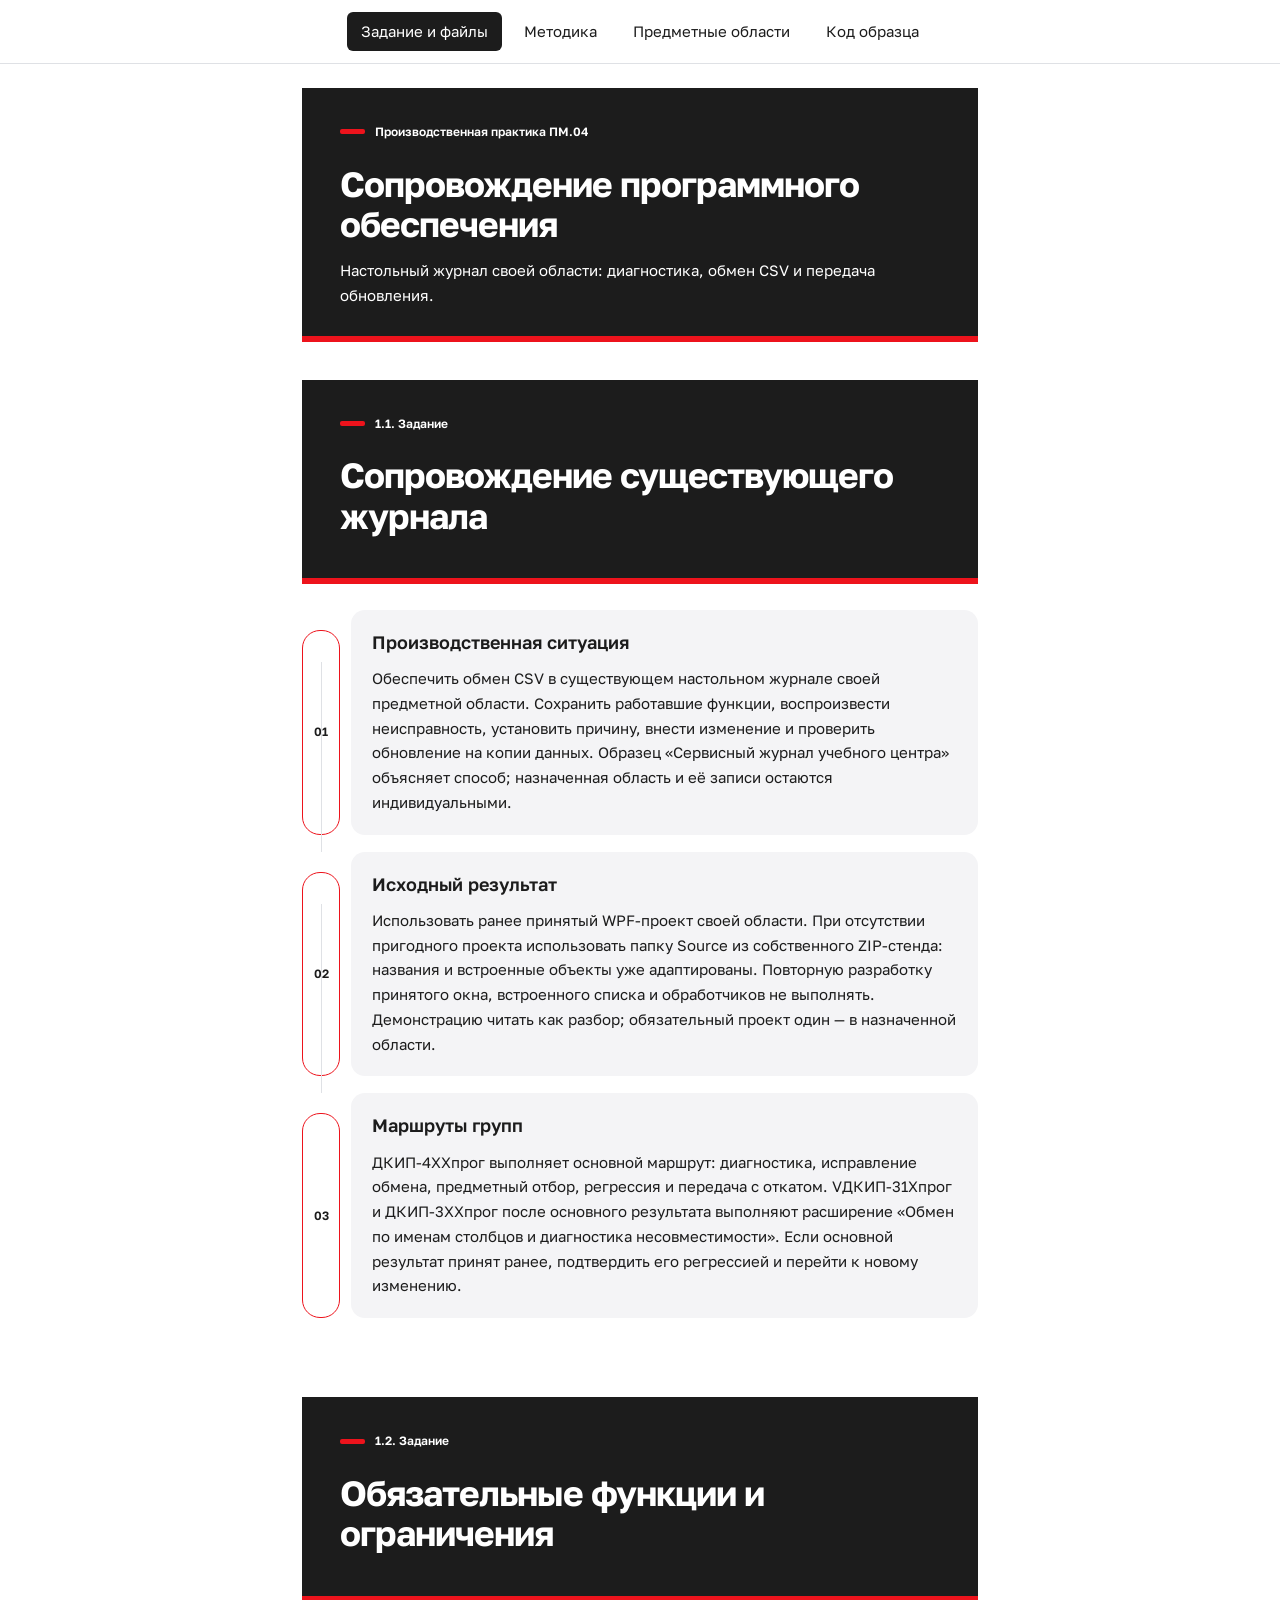
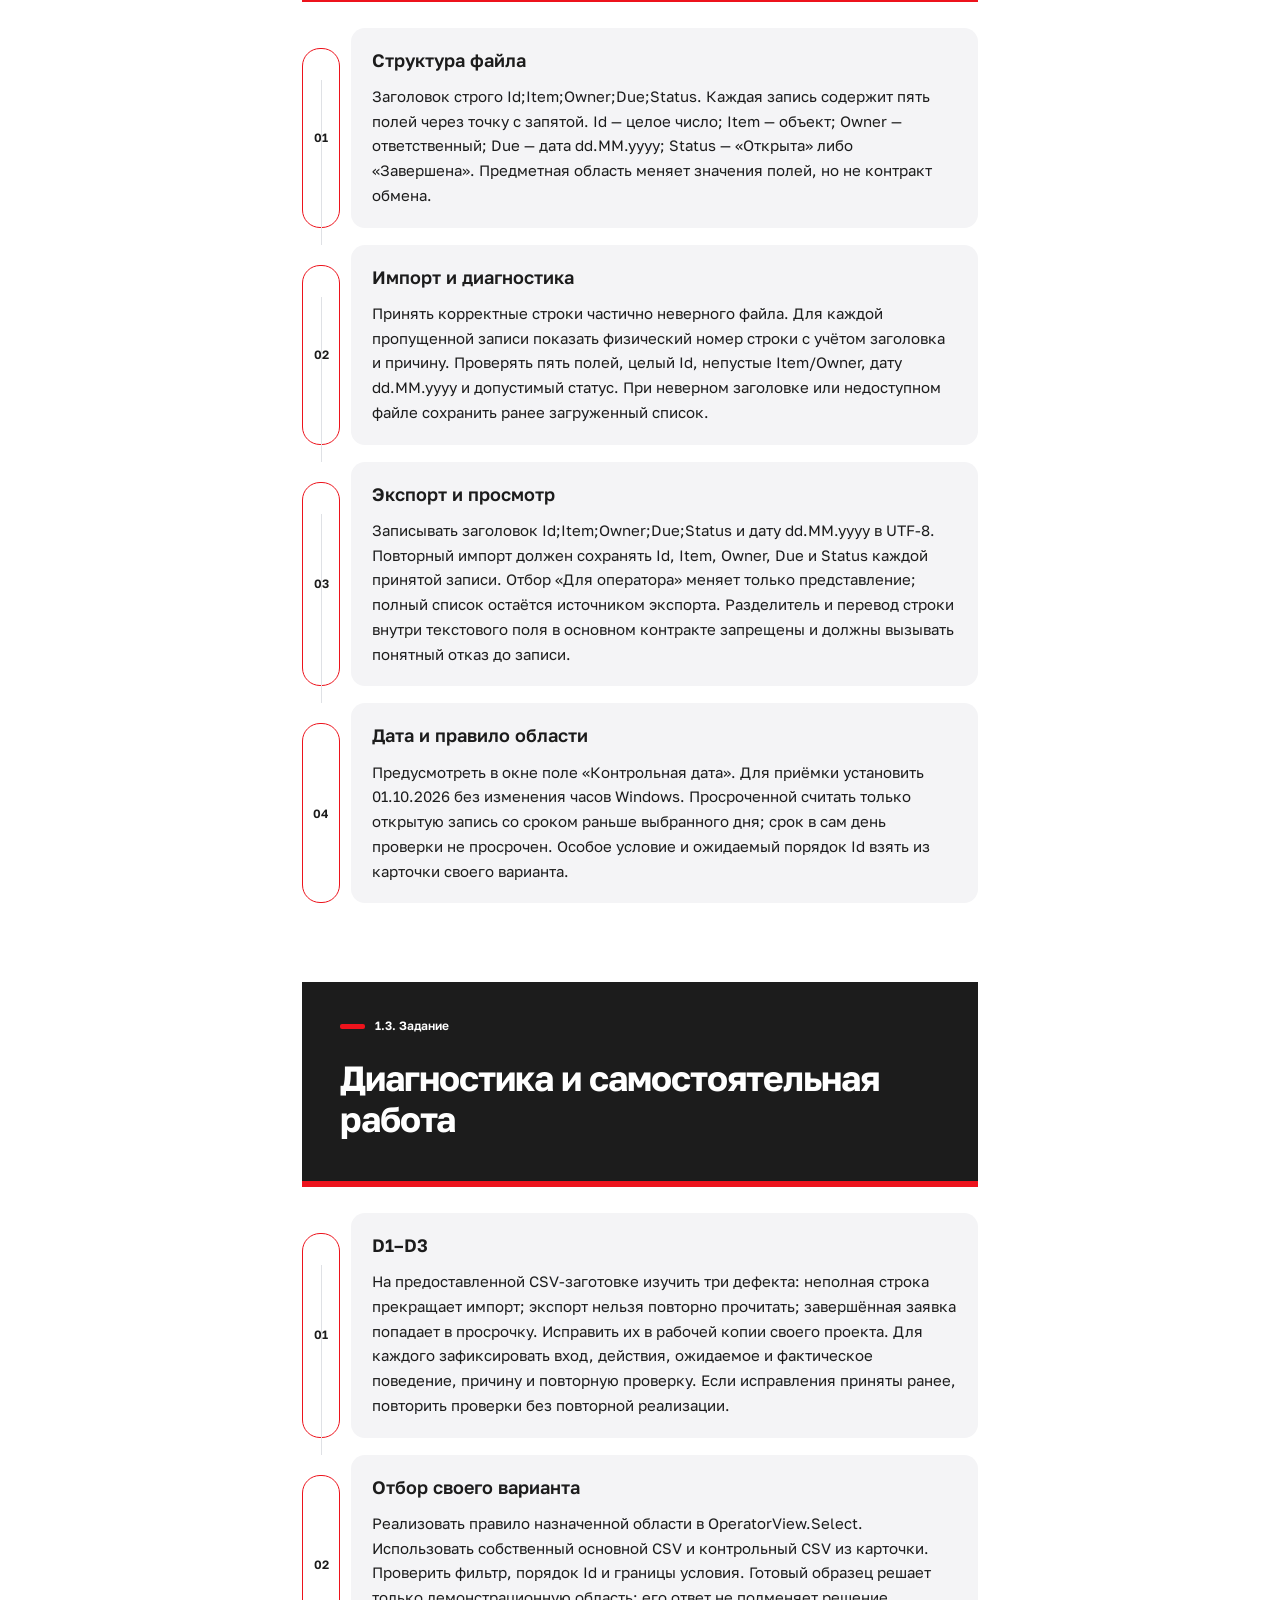
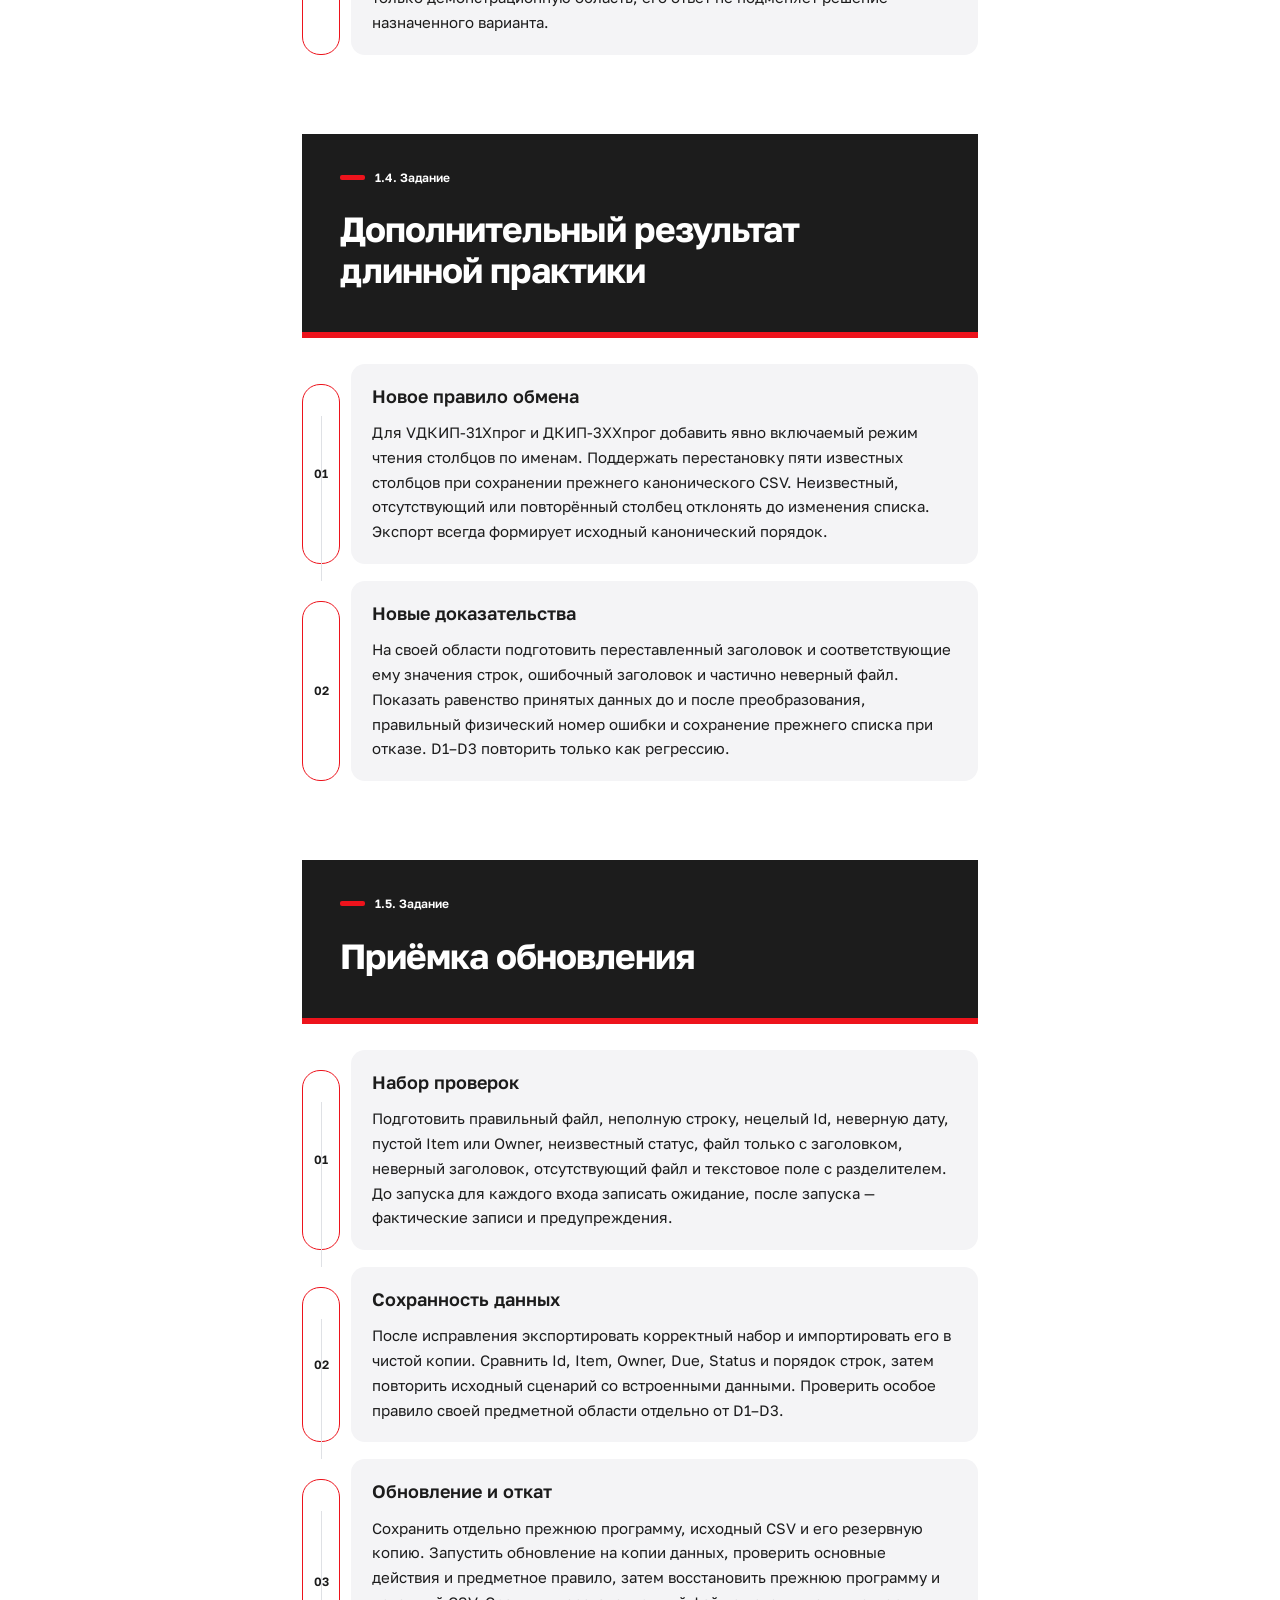
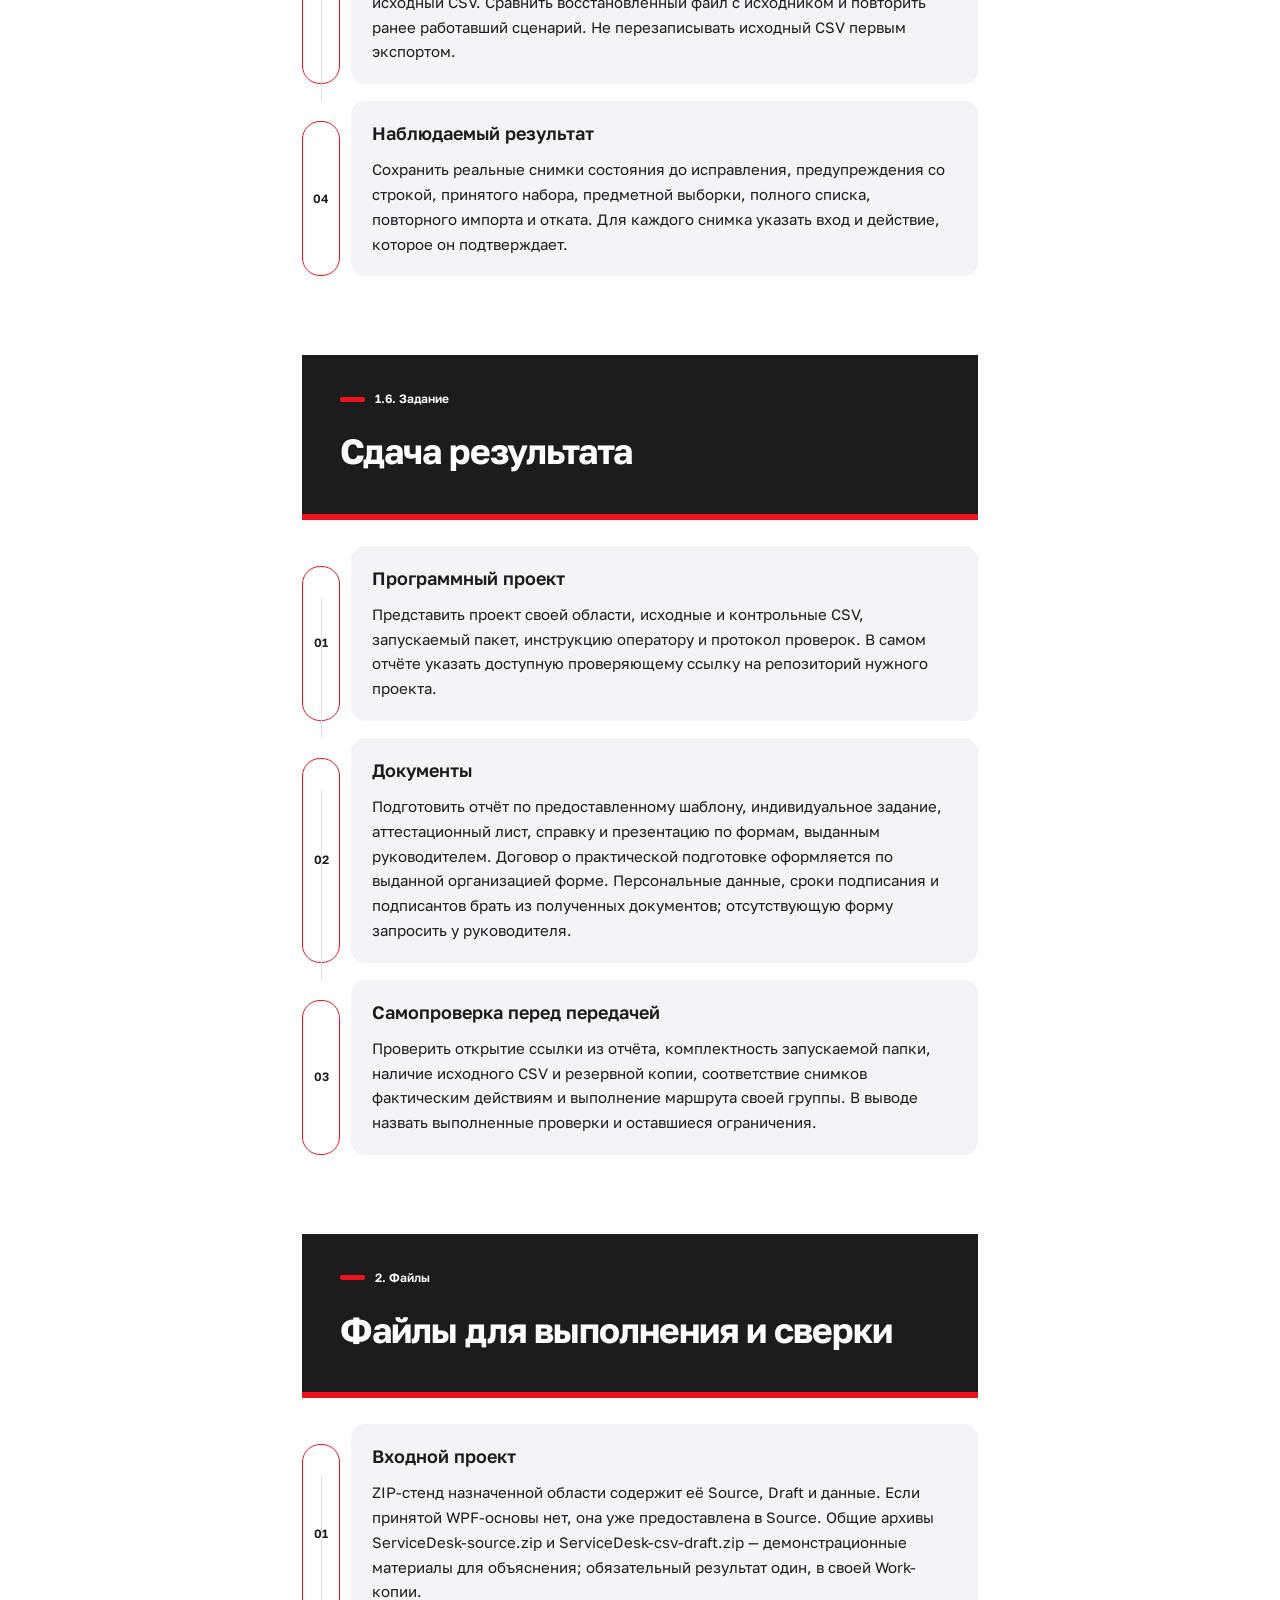
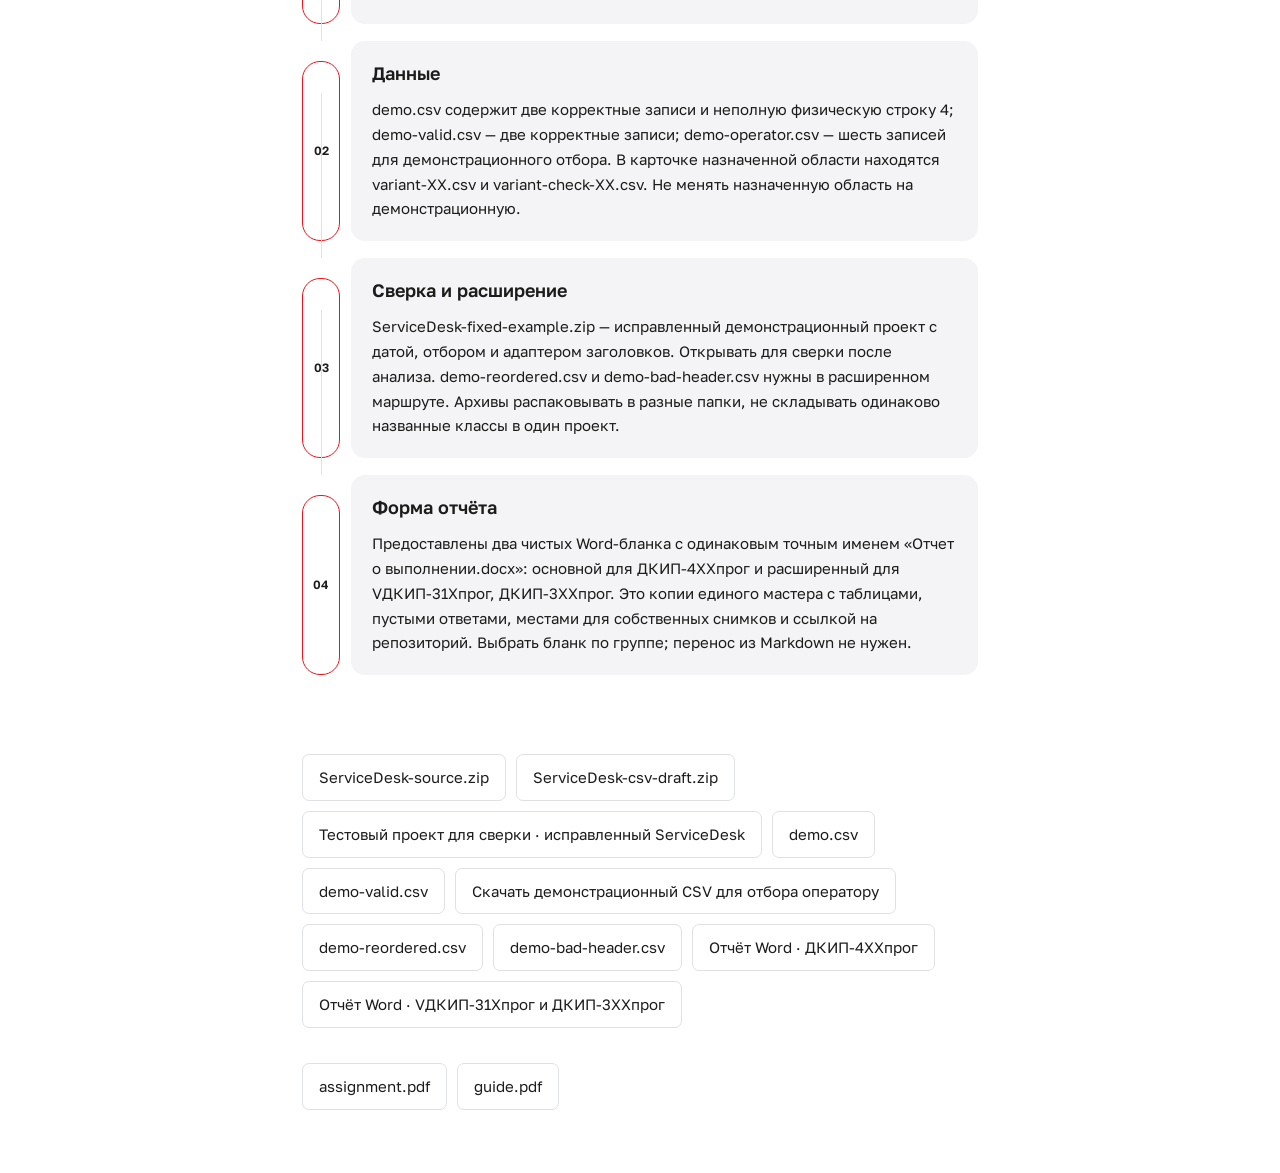
<file: site/index.html>
<!doctype html><html lang="ru"><head><meta charset="utf-8"><meta name="viewport" content="width=device-width,initial-scale=1"><title>Задание · ПП ПМ.04</title><link rel="stylesheet" href="assets/style.css"><link rel="icon" href="assets/favicon.svg"></head><body><a class="skip" href="#main">К содержанию</a><nav aria-label="Материалы практики"><a href="index.html" aria-current="page">Задание и файлы</a><a href="lessons.html">Методика</a><a href="areas.html">Предметные области</a><a href="reference.html">Код образца</a></nav><main id="main"><div class="hero"><p class="section-id">Производственная практика ПМ.04</p><h1>Сопровождение программного обеспечения</h1><p>Настольный журнал своей области: диагностика, обмен CSV и передача обновления.</p></div><article id="assignment-1" class="chapter"><header class="doc-head"><p class="section-id">1.1. Задание</p><h2>Сопровождение существующего журнала</h2></header><ol class="steps"><li class="step"><span class="number" aria-hidden="true">01</span><section class="card"><h3>Производственная ситуация</h3><p>Обеспечить обмен CSV в существующем настольном журнале своей предметной области. Сохранить работавшие функции, воспроизвести неисправность, установить причину, внести изменение и проверить обновление на копии данных. Образец «Сервисный журнал учебного центра» объясняет способ; назначенная область и её записи остаются индивидуальными.</p></section></li><li class="step"><span class="number" aria-hidden="true">02</span><section class="card"><h3>Исходный результат</h3><p>Использовать ранее принятый WPF-проект своей области. При отсутствии пригодного проекта использовать папку Source из собственного ZIP-стенда: названия и встроенные объекты уже адаптированы. Повторную разработку принятого окна, встроенного списка и обработчиков не выполнять. Демонстрацию читать как разбор; обязательный проект один — в назначенной области.</p></section></li><li class="step"><span class="number" aria-hidden="true">03</span><section class="card"><h3>Маршруты групп</h3><p>ДКИП-4ХХпрог выполняет основной маршрут: диагностика, исправление обмена, предметный отбор, регрессия и передача с откатом. VДКИП-31Хпрог и ДКИП-3ХХпрог после основного результата выполняют расширение «Обмен по именам столбцов и диагностика несовместимости». Если основной результат принят ранее, подтвердить его регрессией и перейти к новому изменению.</p></section></li></ol><div class="actions"></div></article><article id="assignment-2" class="chapter"><header class="doc-head"><p class="section-id">1.2. Задание</p><h2>Обязательные функции и ограничения</h2></header><ol class="steps"><li class="step"><span class="number" aria-hidden="true">01</span><section class="card"><h3>Структура файла</h3><p>Заголовок строго Id;Item;Owner;Due;Status. Каждая запись содержит пять полей через точку с запятой. Id — целое число; Item — объект; Owner — ответственный; Due — дата dd.MM.yyyy; Status — «Открыта» либо «Завершена». Предметная область меняет значения полей, но не контракт обмена.</p></section></li><li class="step"><span class="number" aria-hidden="true">02</span><section class="card"><h3>Импорт и диагностика</h3><p>Принять корректные строки частично неверного файла. Для каждой пропущенной записи показать физический номер строки с учётом заголовка и причину. Проверять пять полей, целый Id, непустые Item/Owner, дату dd.MM.yyyy и допустимый статус. При неверном заголовке или недоступном файле сохранить ранее загруженный список.</p></section></li><li class="step"><span class="number" aria-hidden="true">03</span><section class="card"><h3>Экспорт и просмотр</h3><p>Записывать заголовок Id;Item;Owner;Due;Status и дату dd.MM.yyyy в UTF-8. Повторный импорт должен сохранять Id, Item, Owner, Due и Status каждой принятой записи. Отбор «Для оператора» меняет только представление; полный список остаётся источником экспорта. Разделитель и перевод строки внутри текстового поля в основном контракте запрещены и должны вызывать понятный отказ до записи.</p></section></li><li class="step"><span class="number" aria-hidden="true">04</span><section class="card"><h3>Дата и правило области</h3><p>Предусмотреть в окне поле «Контрольная дата». Для приёмки установить 01.10.2026 без изменения часов Windows. Просроченной считать только открытую запись со сроком раньше выбранного дня; срок в сам день проверки не просрочен. Особое условие и ожидаемый порядок Id взять из карточки своего варианта.</p></section></li></ol><div class="actions"></div></article><article id="assignment-3" class="chapter"><header class="doc-head"><p class="section-id">1.3. Задание</p><h2>Диагностика и самостоятельная работа</h2></header><ol class="steps"><li class="step"><span class="number" aria-hidden="true">01</span><section class="card"><h3>D1–D3</h3><p>На предоставленной CSV-заготовке изучить три дефекта: неполная строка прекращает импорт; экспорт нельзя повторно прочитать; завершённая заявка попадает в просрочку. Исправить их в рабочей копии своего проекта. Для каждого зафиксировать вход, действия, ожидаемое и фактическое поведение, причину и повторную проверку. Если исправления приняты ранее, повторить проверки без повторной реализации.</p></section></li><li class="step"><span class="number" aria-hidden="true">02</span><section class="card"><h3>Отбор своего варианта</h3><p>Реализовать правило назначенной области в OperatorView.Select. Использовать собственный основной CSV и контрольный CSV из карточки. Проверить фильтр, порядок Id и границы условия. Готовый образец решает только демонстрационную область; его ответ не подменяет решение назначенного варианта.</p></section></li></ol><div class="actions"></div></article><article id="assignment-4" class="chapter"><header class="doc-head"><p class="section-id">1.4. Задание</p><h2>Дополнительный результат длинной практики</h2></header><ol class="steps"><li class="step"><span class="number" aria-hidden="true">01</span><section class="card"><h3>Новое правило обмена</h3><p>Для VДКИП-31Хпрог и ДКИП-3ХХпрог добавить явно включаемый режим чтения столбцов по именам. Поддержать перестановку пяти известных столбцов при сохранении прежнего канонического CSV. Неизвестный, отсутствующий или повторённый столбец отклонять до изменения списка. Экспорт всегда формирует исходный канонический порядок.</p></section></li><li class="step"><span class="number" aria-hidden="true">02</span><section class="card"><h3>Новые доказательства</h3><p>На своей области подготовить переставленный заголовок и соответствующие ему значения строк, ошибочный заголовок и частично неверный файл. Показать равенство принятых данных до и после преобразования, правильный физический номер ошибки и сохранение прежнего списка при отказе. D1–D3 повторить только как регрессию.</p></section></li></ol><div class="actions"></div></article><article id="assignment-5" class="chapter"><header class="doc-head"><p class="section-id">1.5. Задание</p><h2>Приёмка обновления</h2></header><ol class="steps"><li class="step"><span class="number" aria-hidden="true">01</span><section class="card"><h3>Набор проверок</h3><p>Подготовить правильный файл, неполную строку, нецелый Id, неверную дату, пустой Item или Owner, неизвестный статус, файл только с заголовком, неверный заголовок, отсутствующий файл и текстовое поле с разделителем. До запуска для каждого входа записать ожидание, после запуска — фактические записи и предупреждения.</p></section></li><li class="step"><span class="number" aria-hidden="true">02</span><section class="card"><h3>Сохранность данных</h3><p>После исправления экспортировать корректный набор и импортировать его в чистой копии. Сравнить Id, Item, Owner, Due, Status и порядок строк, затем повторить исходный сценарий со встроенными данными. Проверить особое правило своей предметной области отдельно от D1–D3.</p></section></li><li class="step"><span class="number" aria-hidden="true">03</span><section class="card"><h3>Обновление и откат</h3><p>Сохранить отдельно прежнюю программу, исходный CSV и его резервную копию. Запустить обновление на копии данных, проверить основные действия и предметное правило, затем восстановить прежнюю программу и исходный CSV. Сравнить восстановленный файл с исходником и повторить ранее работавший сценарий. Не перезаписывать исходный CSV первым экспортом.</p></section></li><li class="step"><span class="number" aria-hidden="true">04</span><section class="card"><h3>Наблюдаемый результат</h3><p>Сохранить реальные снимки состояния до исправления, предупреждения со строкой, принятого набора, предметной выборки, полного списка, повторного импорта и отката. Для каждого снимка указать вход и действие, которое он подтверждает.</p></section></li></ol><div class="actions"></div></article><article id="assignment-6" class="chapter"><header class="doc-head"><p class="section-id">1.6. Задание</p><h2>Сдача результата</h2></header><ol class="steps"><li class="step"><span class="number" aria-hidden="true">01</span><section class="card"><h3>Программный проект</h3><p>Представить проект своей области, исходные и контрольные CSV, запускаемый пакет, инструкцию оператору и протокол проверок. В самом отчёте указать доступную проверяющему ссылку на репозиторий нужного проекта.</p></section></li><li class="step"><span class="number" aria-hidden="true">02</span><section class="card"><h3>Документы</h3><p>Подготовить отчёт по предоставленному шаблону, индивидуальное задание, аттестационный лист, справку и презентацию по формам, выданным руководителем. Договор о практической подготовке оформляется по выданной организацией форме. Персональные данные, сроки подписания и подписантов брать из полученных документов; отсутствующую форму запросить у руководителя.</p></section></li><li class="step"><span class="number" aria-hidden="true">03</span><section class="card"><h3>Самопроверка перед передачей</h3><p>Проверить открытие ссылки из отчёта, комплектность запускаемой папки, наличие исходного CSV и резервной копии, соответствие снимков фактическим действиям и выполнение маршрута своей группы. В выводе назвать выполненные проверки и оставшиеся ограничения.</p></section></li></ol><div class="actions"></div></article><article id="files" class="chapter"><header class="doc-head"><p class="section-id">2. Файлы</p><h2>Файлы для выполнения и сверки</h2></header><ol class="steps"><li class="step"><span class="number" aria-hidden="true">01</span><section class="card"><h3>Входной проект</h3><p>ZIP-стенд назначенной области содержит её Source, Draft и данные. Если принятой WPF-основы нет, она уже предоставлена в Source. Общие архивы ServiceDesk-source.zip и ServiceDesk-csv-draft.zip — демонстрационные материалы для объяснения; обязательный результат один, в своей Work-копии.</p></section></li><li class="step"><span class="number" aria-hidden="true">02</span><section class="card"><h3>Данные</h3><p>demo.csv содержит две корректные записи и неполную физическую строку 4; demo-valid.csv — две корректные записи; demo-operator.csv — шесть записей для демонстрационного отбора. В карточке назначенной области находятся variant-XX.csv и variant-check-XX.csv. Не менять назначенную область на демонстрационную.</p></section></li><li class="step"><span class="number" aria-hidden="true">03</span><section class="card"><h3>Сверка и расширение</h3><p>ServiceDesk-fixed-example.zip — исправленный демонстрационный проект с датой, отбором и адаптером заголовков. Открывать для сверки после анализа. demo-reordered.csv и demo-bad-header.csv нужны в расширенном маршруте. Архивы распаковывать в разные папки, не складывать одинаково названные классы в один проект.</p></section></li><li class="step"><span class="number" aria-hidden="true">04</span><section class="card"><h3>Форма отчёта</h3><p>Предоставлены два чистых Word-бланка с одинаковым точным именем «Отчет о выполнении.docx»: основной для ДКИП-4ХХпрог и расширенный для VДКИП-31Хпрог, ДКИП-3ХХпрог. Это копии единого мастера с таблицами, пустыми ответами, местами для собственных снимков и ссылкой на репозиторий. Выбрать бланк по группе; перенос из Markdown не нужен.</p></section></li></ol><div class="actions"></div></article><div class="actions"><a class="button" href="downloads/ServiceDesk-source.zip">ServiceDesk-source.zip</a><a class="button" href="downloads/ServiceDesk-csv-draft.zip">ServiceDesk-csv-draft.zip</a><a class="button" href="downloads/ServiceDesk-fixed-example.zip">Тестовый проект для сверки · исправленный ServiceDesk</a><a class="button" href="downloads/demo.csv">demo.csv</a><a class="button" href="downloads/demo-valid.csv">demo-valid.csv</a><a class="button" href="downloads/demo-operator.csv">Скачать демонстрационный CSV для отбора оператору</a><a class="button" href="downloads/demo-reordered.csv">demo-reordered.csv</a><a class="button" href="downloads/demo-bad-header.csv">demo-bad-header.csv</a><a class="button" href="downloads/%D0%9E%D1%82%D1%87%D0%B5%D1%82%20%D0%BE%20%D0%B2%D1%8B%D0%BF%D0%BE%D0%BB%D0%BD%D0%B5%D0%BD%D0%B8%D0%B8.docx">Отчёт Word · ДКИП-4ХХпрог</a><a class="button" href="downloads/extended/%D0%9E%D1%82%D1%87%D0%B5%D1%82%20%D0%BE%20%D0%B2%D1%8B%D0%BF%D0%BE%D0%BB%D0%BD%D0%B5%D0%BD%D0%B8%D0%B8.docx">Отчёт Word · VДКИП-31Хпрог и ДКИП-3ХХпрог</a></div><div class="actions"><a class="button" href="downloads/assignment.pdf">assignment.pdf</a><a class="button" href="downloads/guide.pdf">guide.pdf</a></div></main></body></html>
</file>
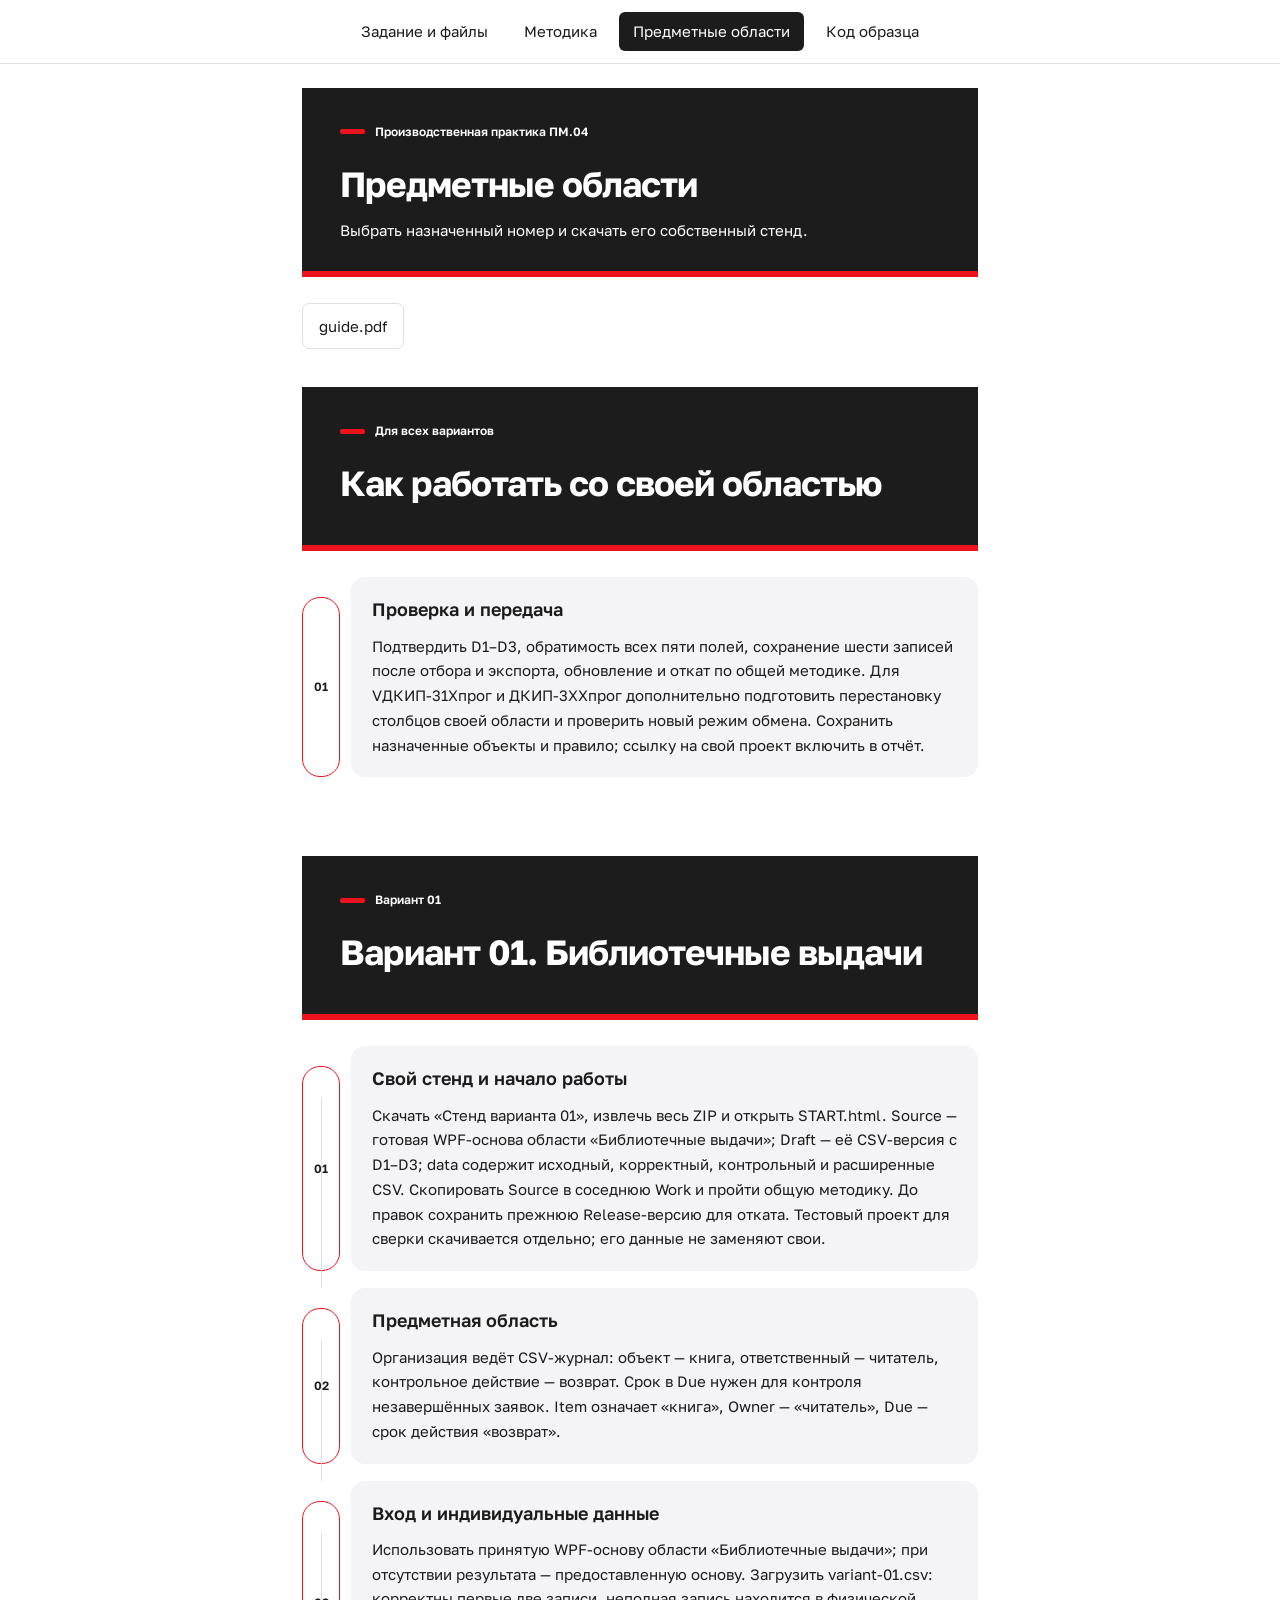
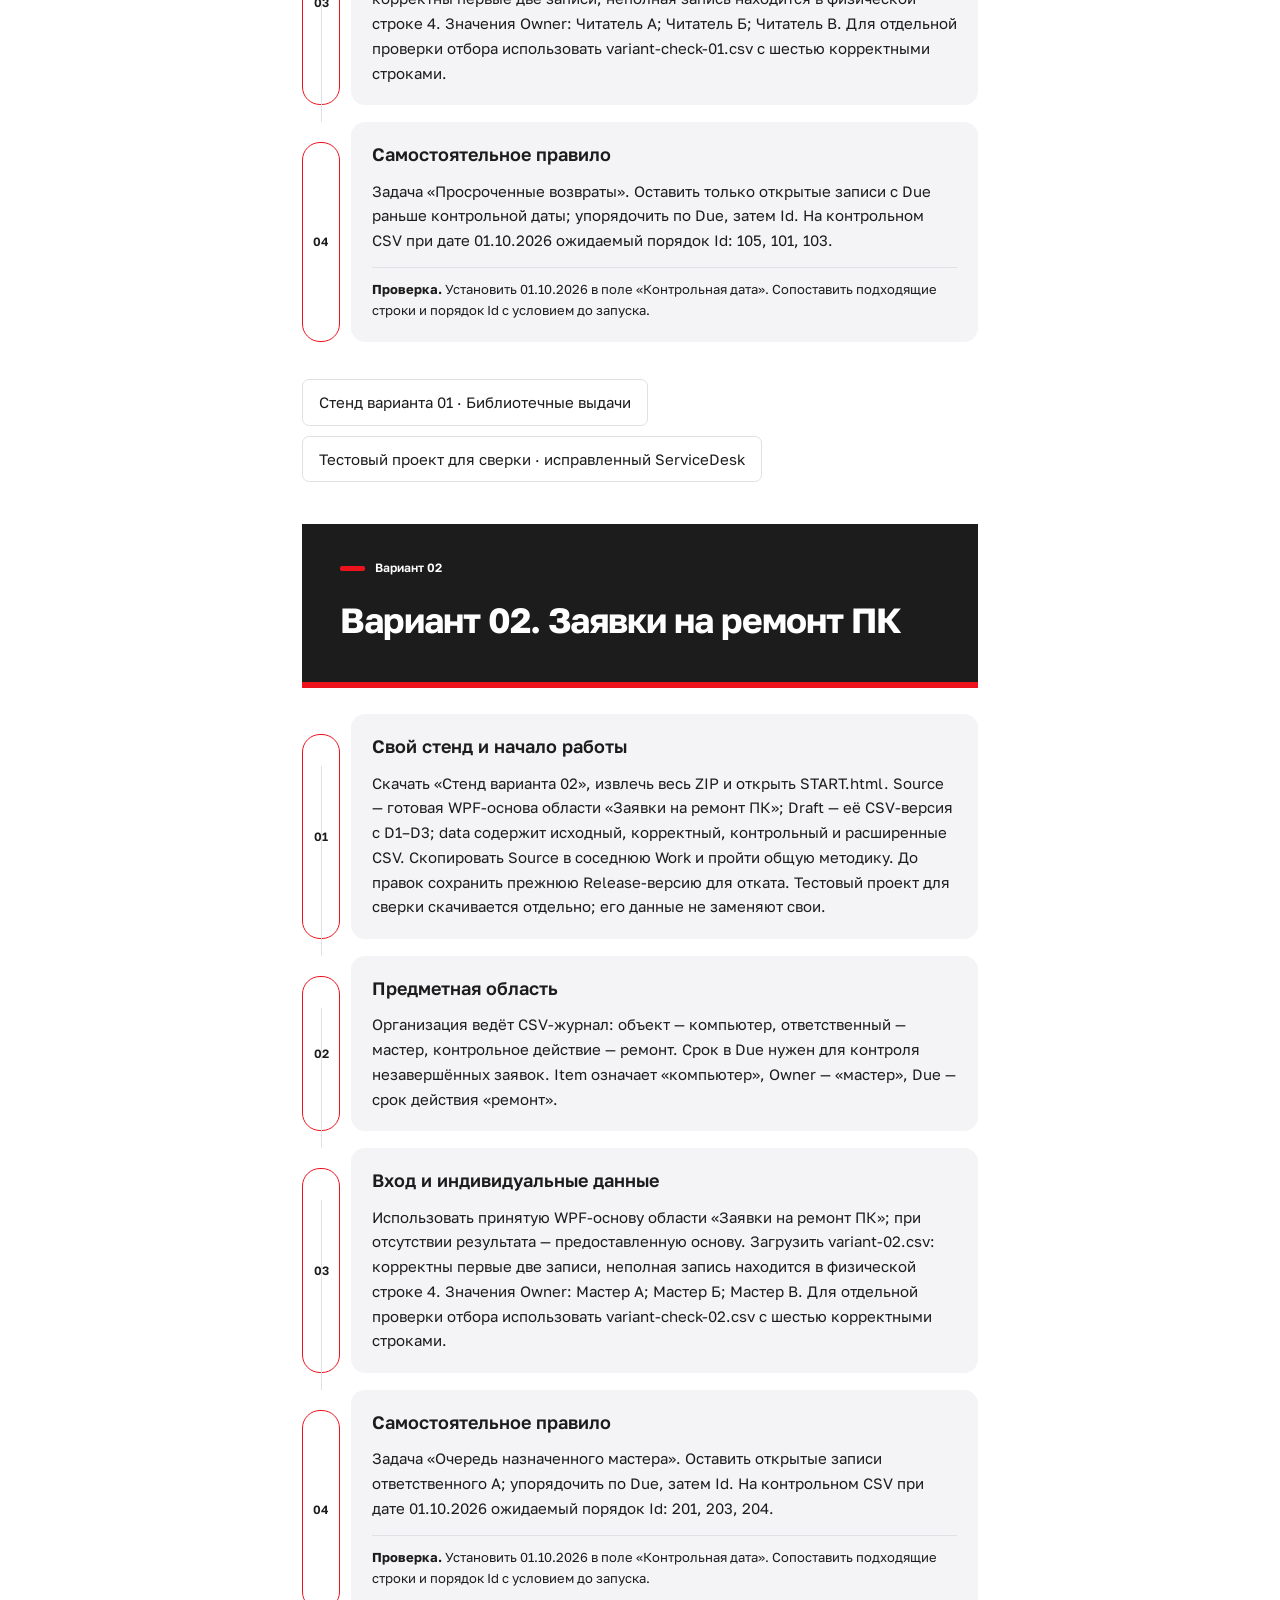
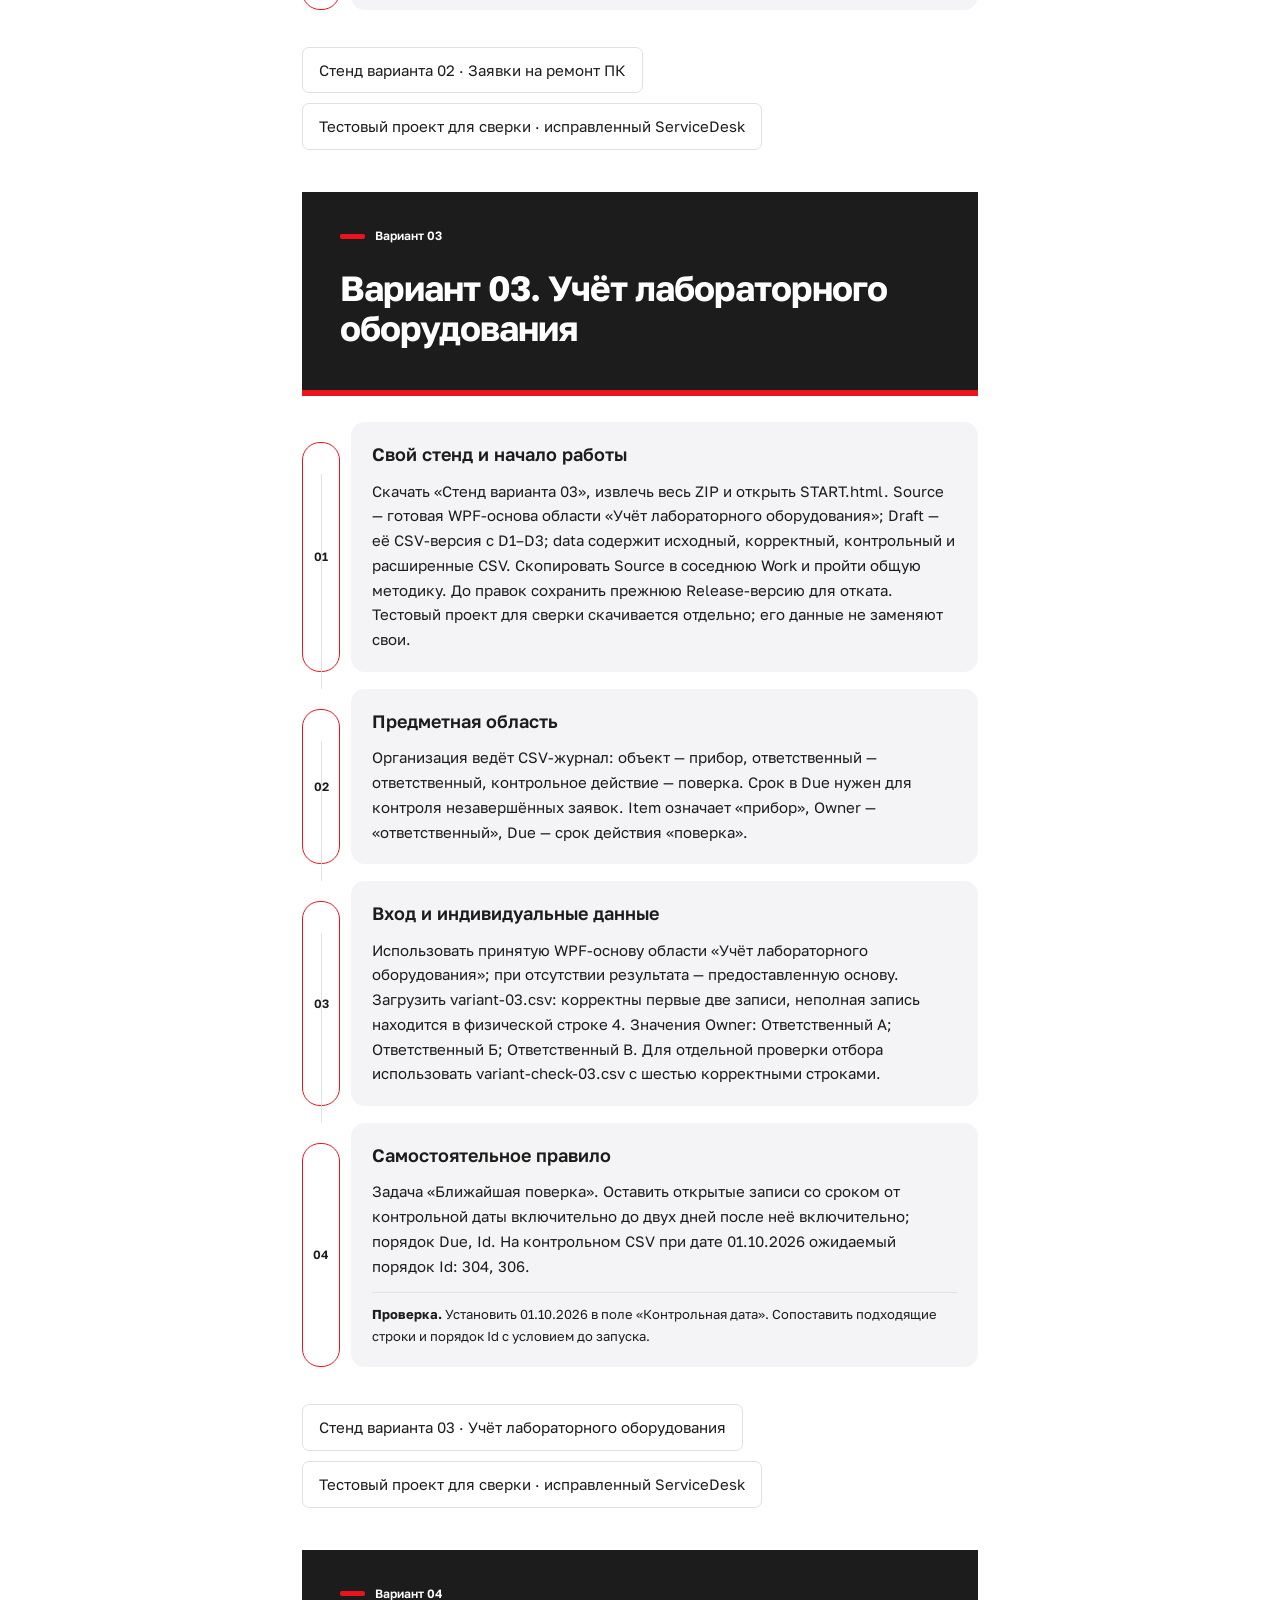
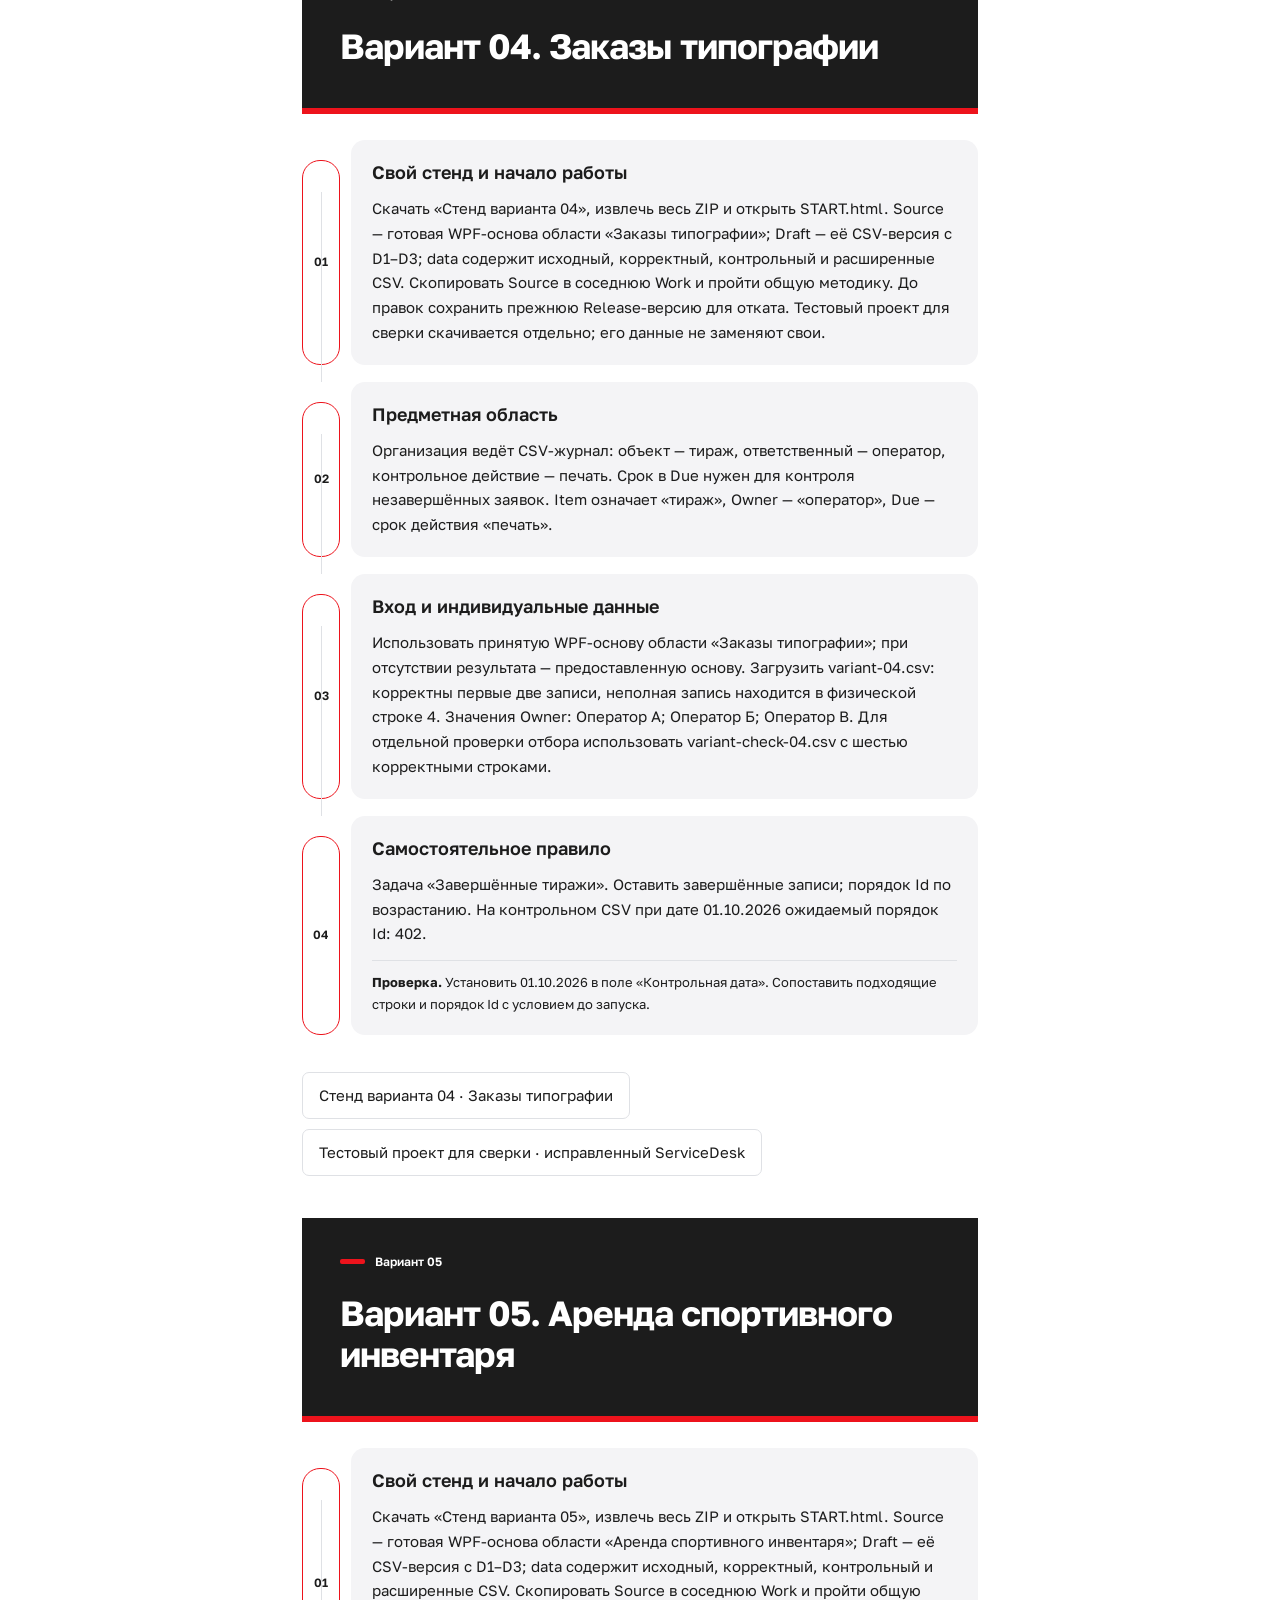
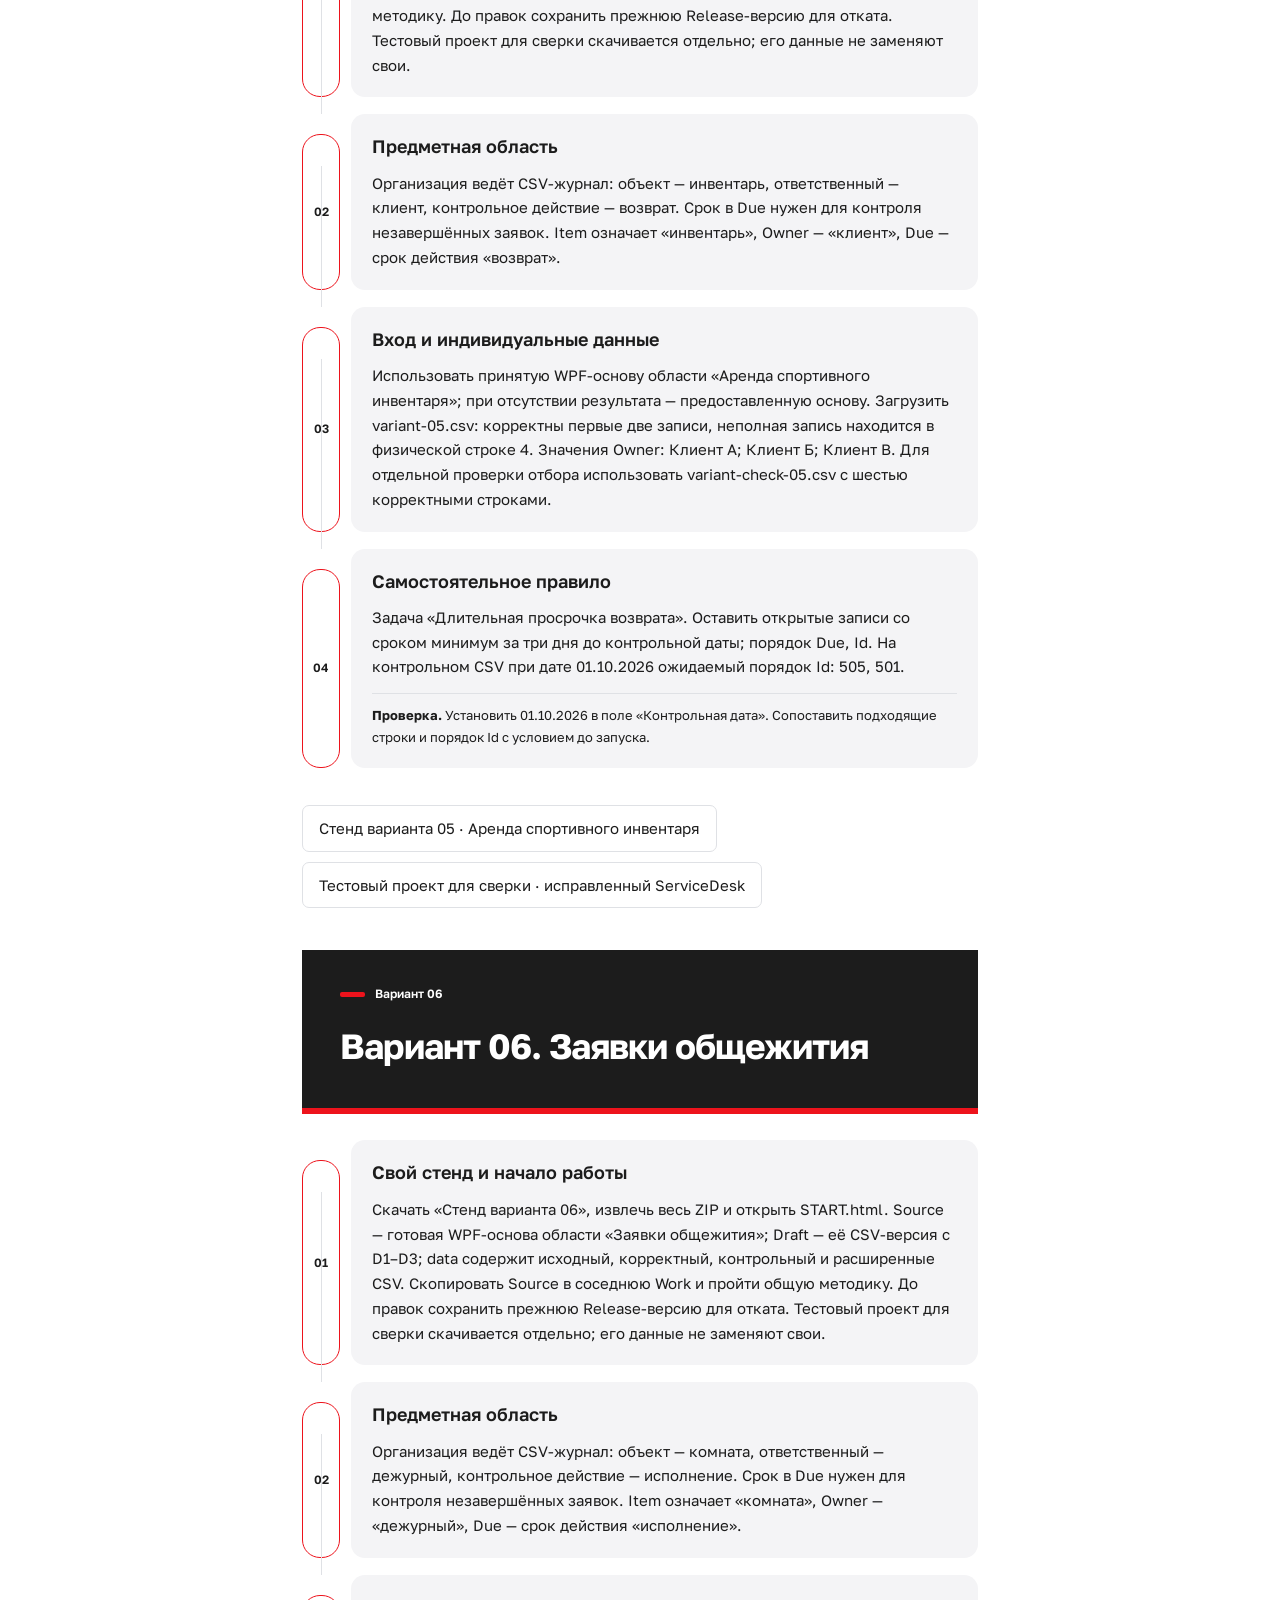
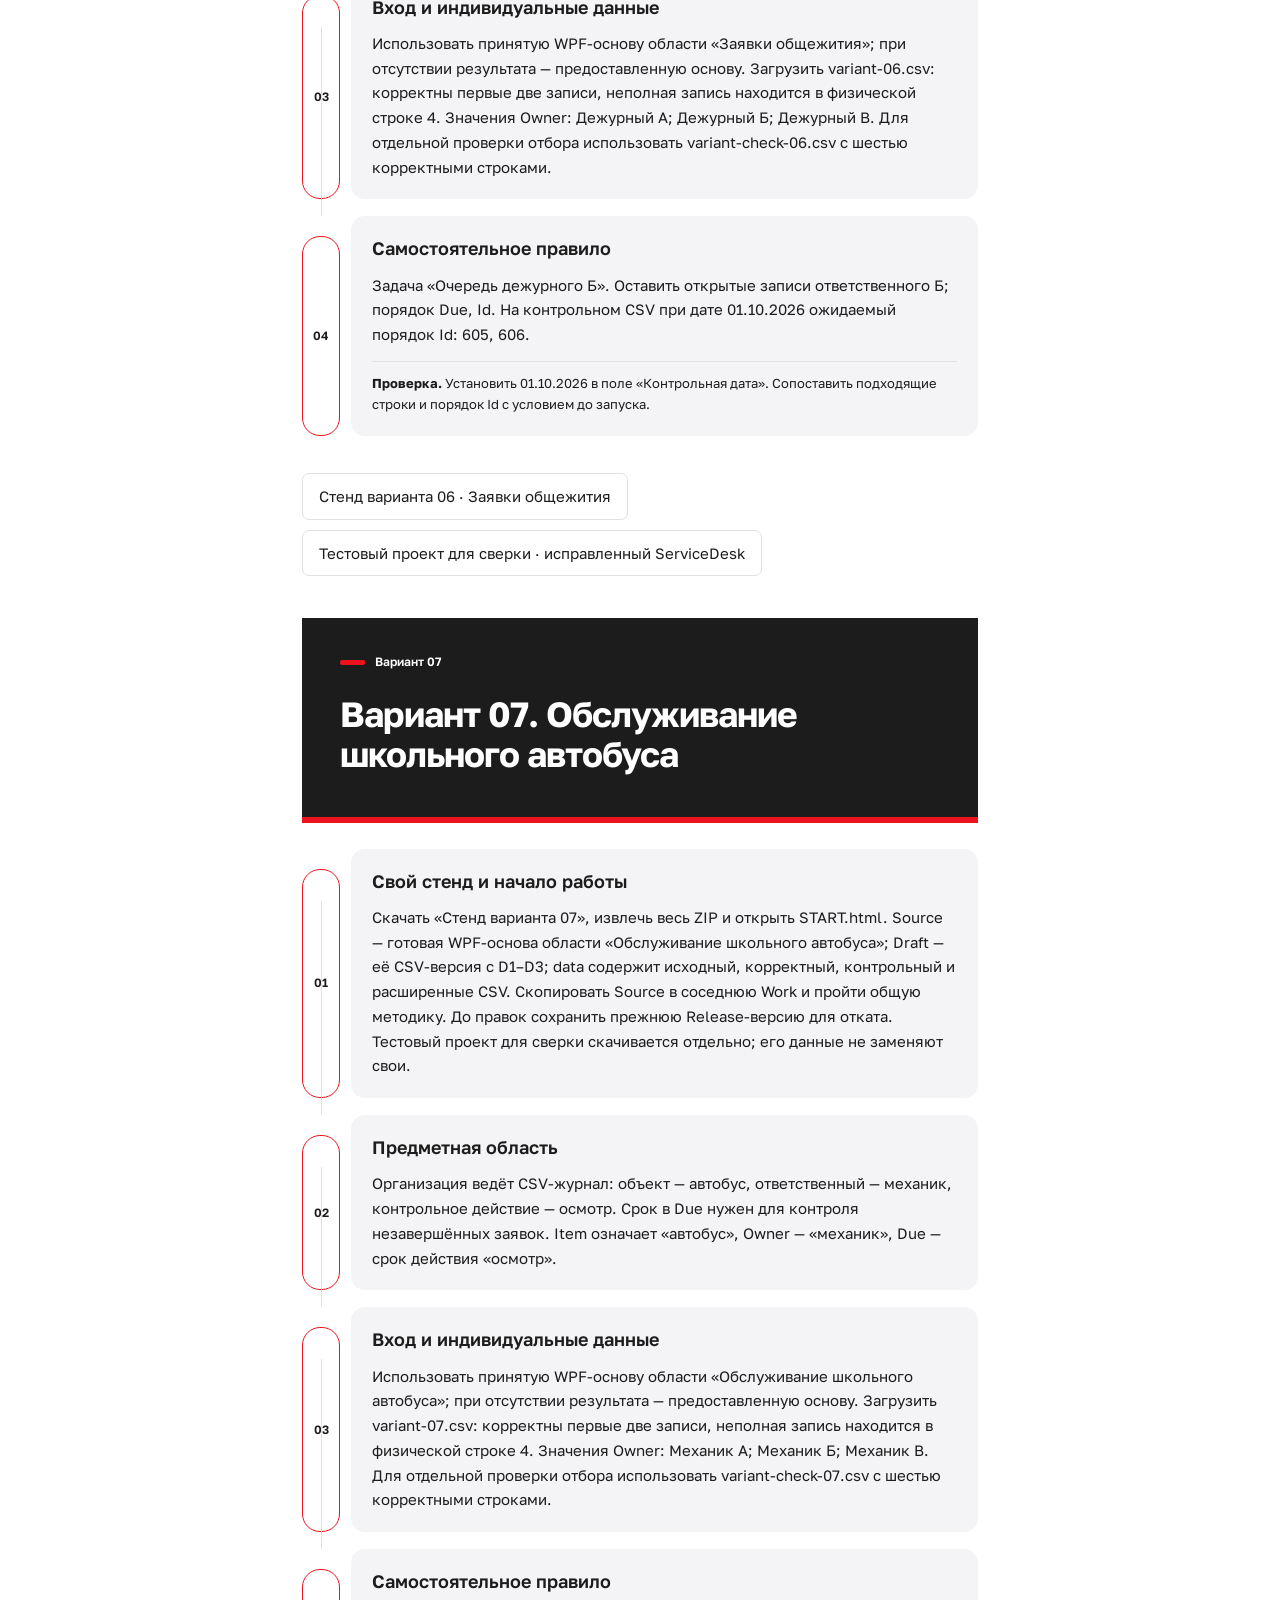
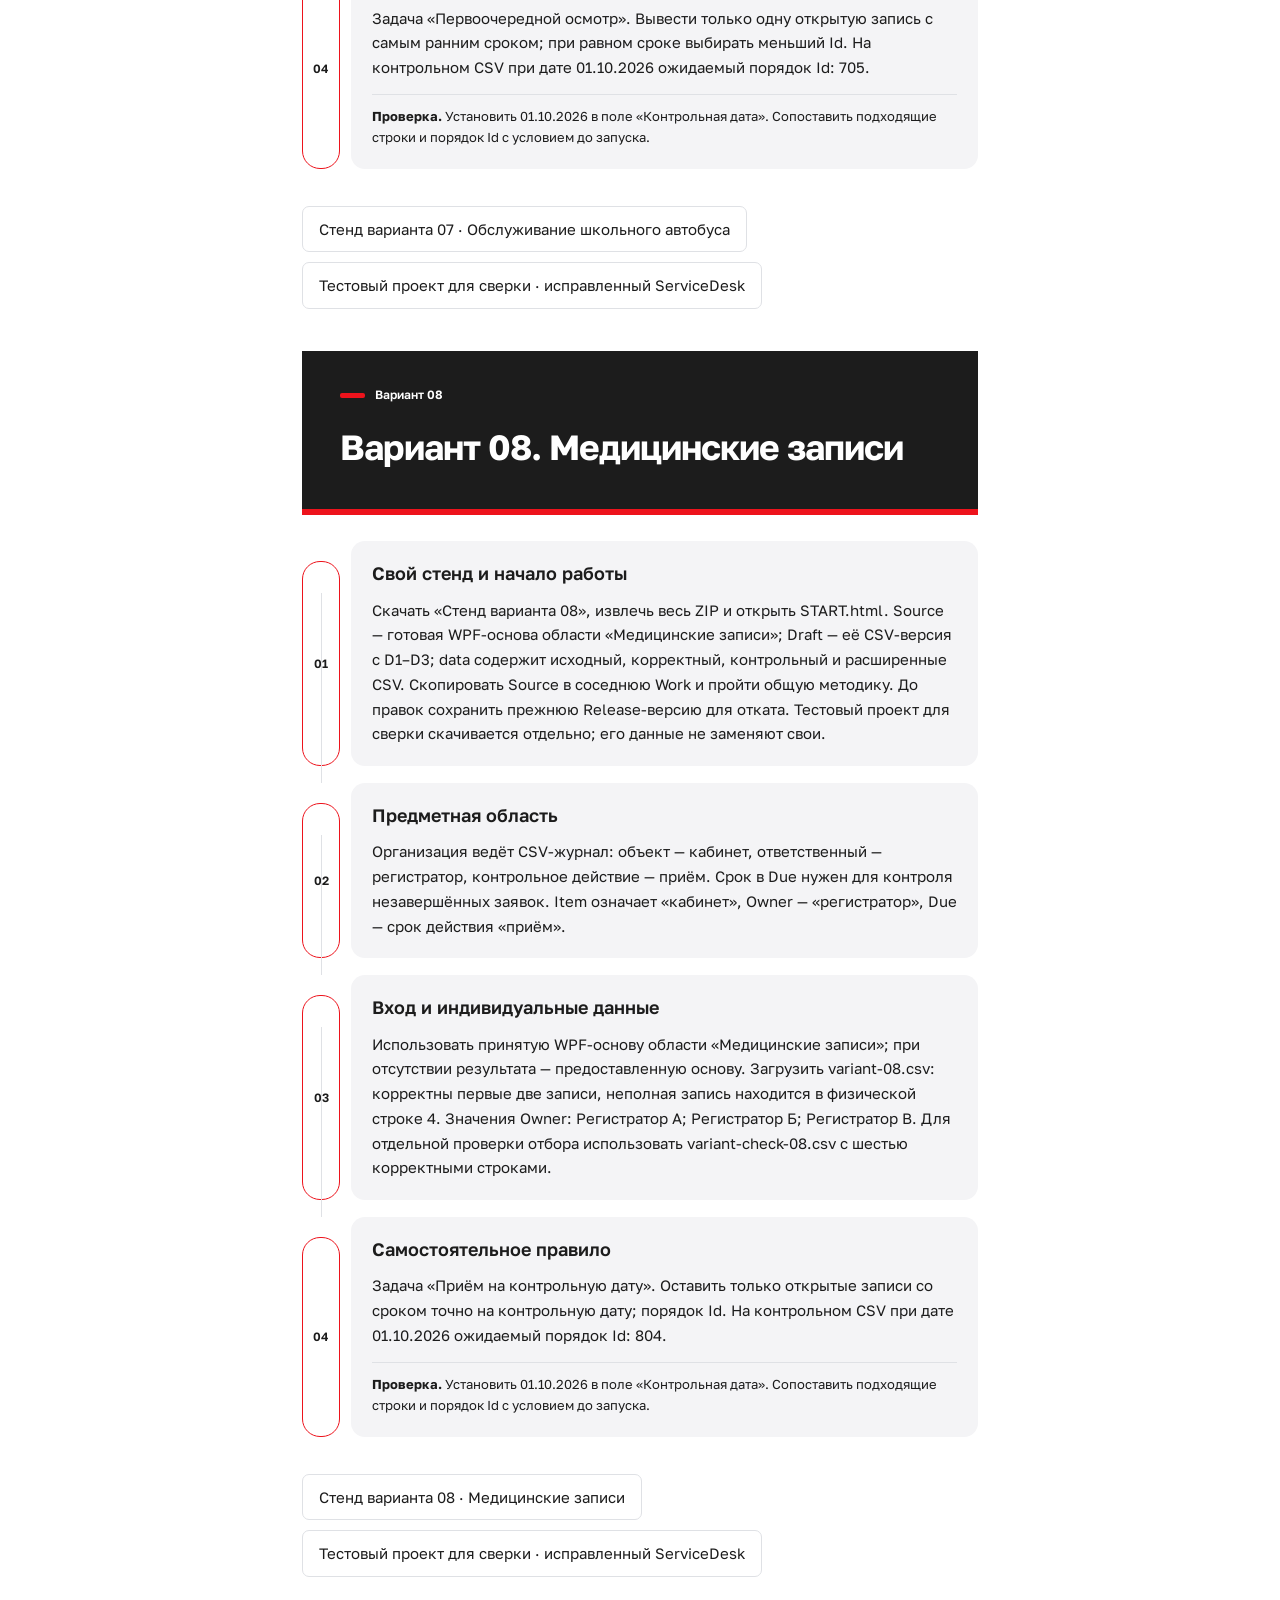
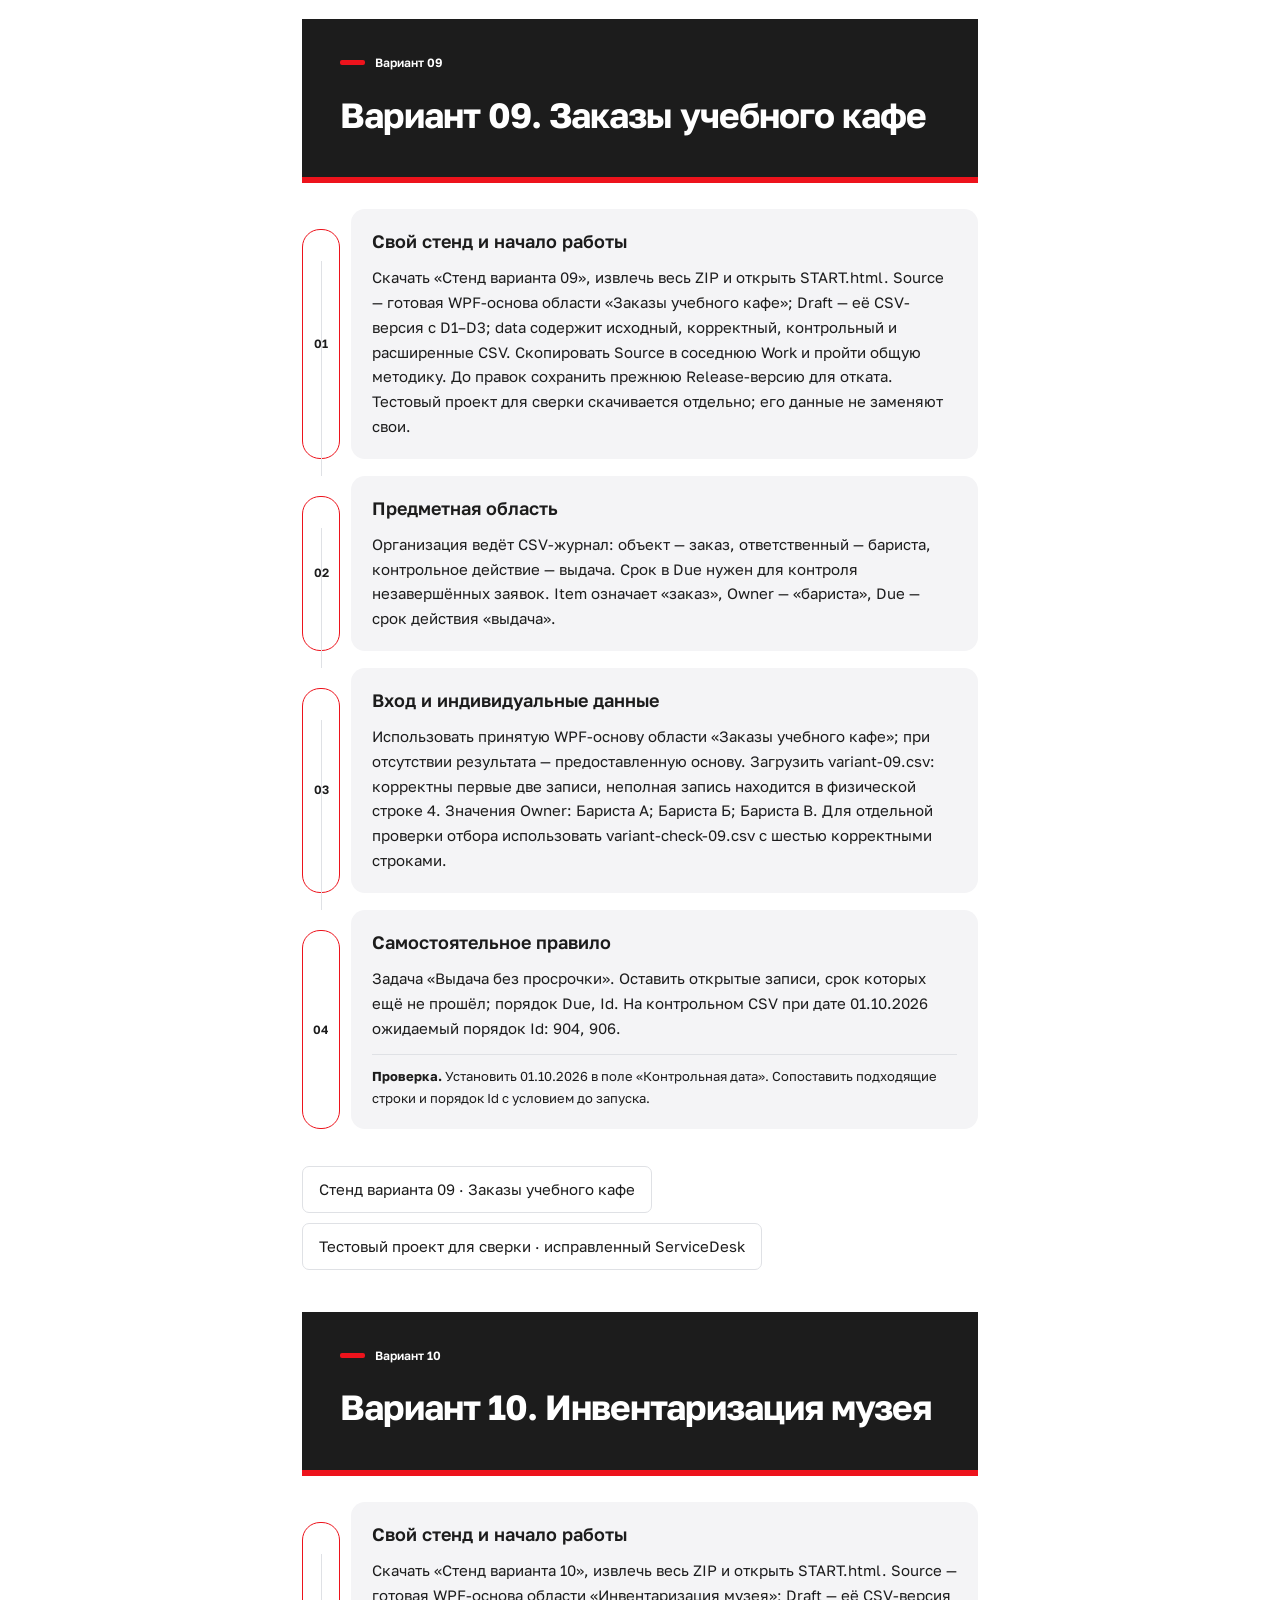
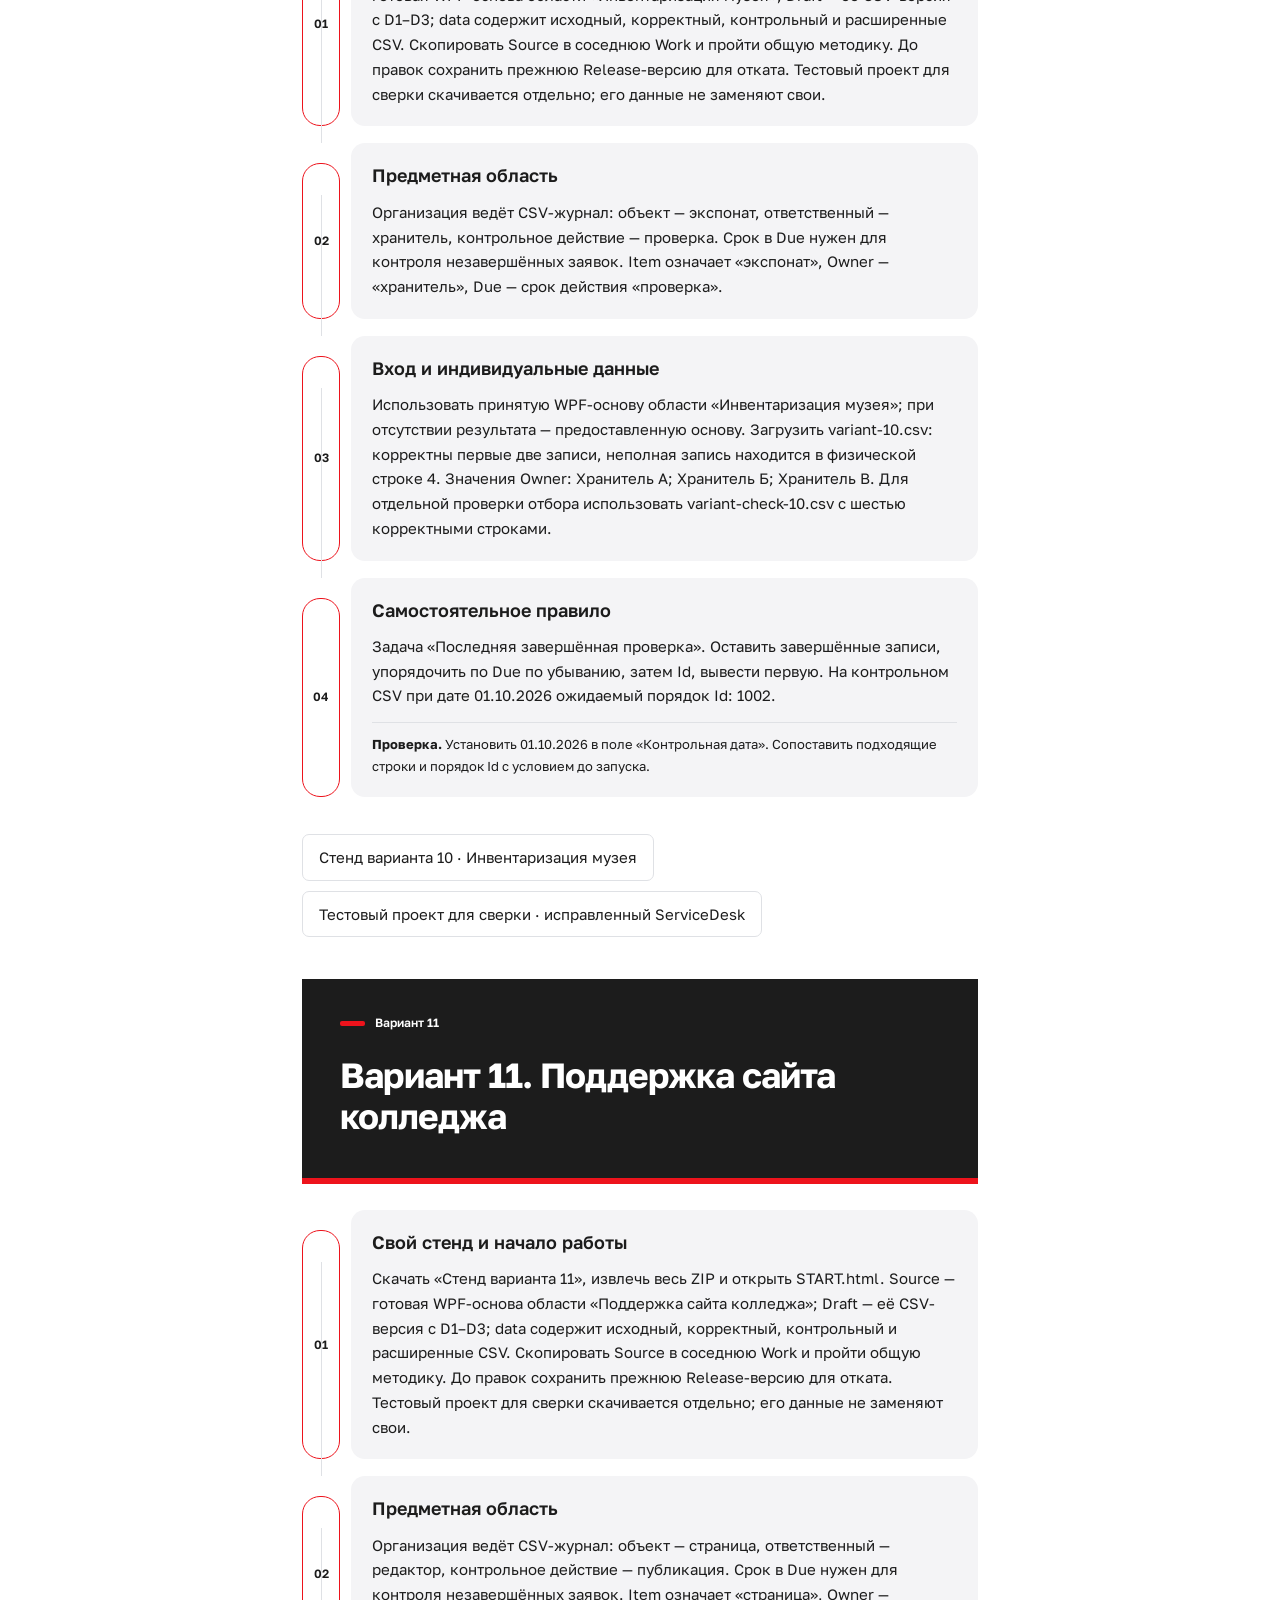
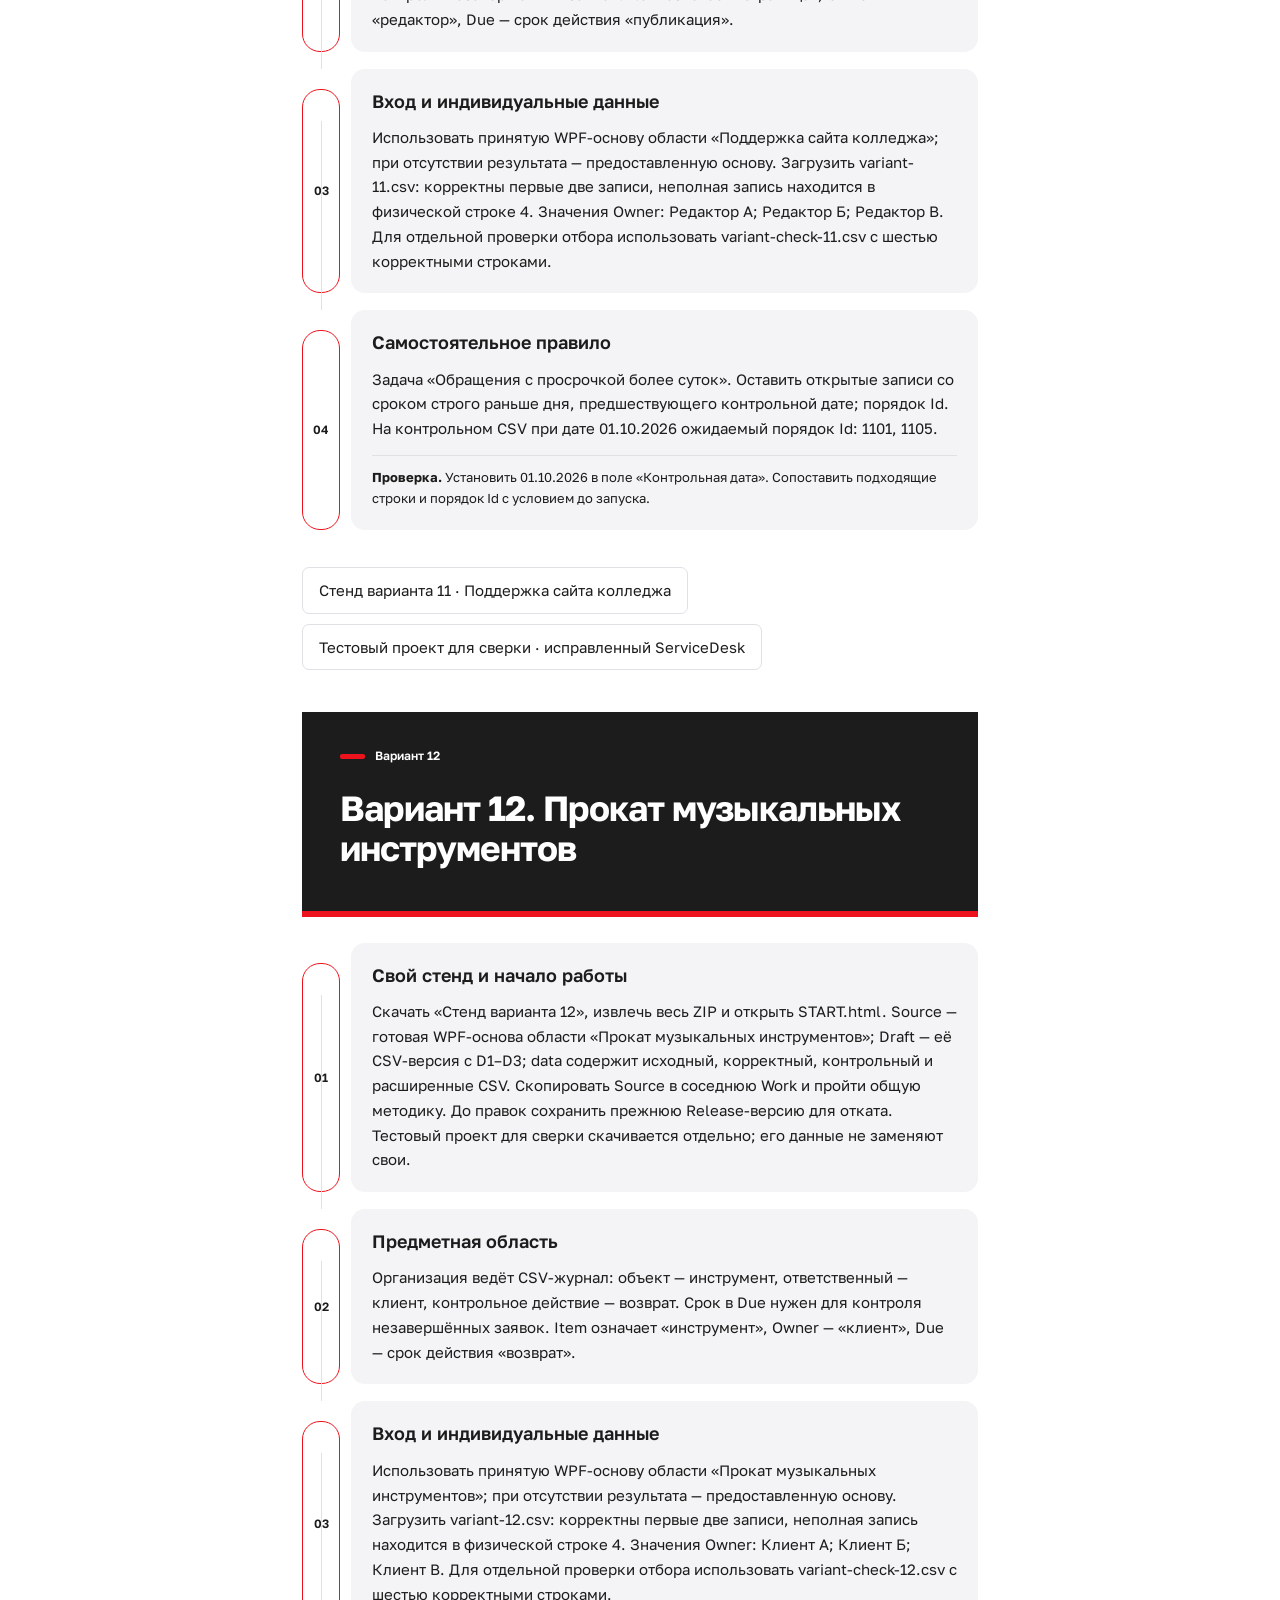
<file: site/areas.html>
<!doctype html><html lang="ru"><head><meta charset="utf-8"><meta name="viewport" content="width=device-width,initial-scale=1"><title>Предметные области · ПП ПМ.04</title><link rel="stylesheet" href="assets/style.css"><link rel="icon" href="assets/favicon.svg"></head><body><a class="skip" href="#main">К содержанию</a><nav aria-label="Материалы практики"><a href="index.html">Задание и файлы</a><a href="lessons.html">Методика</a><a href="areas.html" aria-current="page">Предметные области</a><a href="reference.html">Код образца</a></nav><main id="main"><div class="hero"><p class="section-id">Производственная практика ПМ.04</p><h1>Предметные области</h1><p>Выбрать назначенный номер и скачать его собственный стенд.</p></div><div class="actions"><a class="button" href="downloads/guide.pdf">guide.pdf</a></div><article id="common" class="chapter"><header class="doc-head"><p class="section-id">Для всех вариантов</p><h2>Как работать со своей областью</h2></header><ol class="steps"><li class="step"><span class="number" aria-hidden="true">01</span><section class="card"><h3>Проверка и передача</h3><p>Подтвердить D1–D3, обратимость всех пяти полей, сохранение шести записей после отбора и экспорта, обновление и откат по общей методике. Для VДКИП-31Хпрог и ДКИП-3ХХпрог дополнительно подготовить перестановку столбцов своей области и проверить новый режим обмена. Сохранить назначенные объекты и правило; ссылку на свой проект включить в отчёт.</p></section></li></ol><div class="actions"></div></article><article id="variant-1" class="chapter"><header class="doc-head"><p class="section-id">Вариант 01</p><h2>Вариант 01. Библиотечные выдачи</h2></header><ol class="steps"><li class="step"><span class="number" aria-hidden="true">01</span><section class="card"><h3>Свой стенд и начало работы</h3><p>Скачать «Стенд варианта 01», извлечь весь ZIP и открыть START.html. Source — готовая WPF-основа области «Библиотечные выдачи»; Draft — её CSV-версия с D1–D3; data содержит исходный, корректный, контрольный и расширенные CSV. Скопировать Source в соседнюю Work и пройти общую методику. До правок сохранить прежнюю Release-версию для отката. Тестовый проект для сверки скачивается отдельно; его данные не заменяют свои.</p></section></li><li class="step"><span class="number" aria-hidden="true">02</span><section class="card"><h3>Предметная область</h3><p>Организация ведёт CSV-журнал: объект — книга, ответственный — читатель, контрольное действие — возврат. Срок в Due нужен для контроля незавершённых заявок. Item означает «книга», Owner — «читатель», Due — срок действия «возврат».</p></section></li><li class="step"><span class="number" aria-hidden="true">03</span><section class="card"><h3>Вход и индивидуальные данные</h3><p>Использовать принятую WPF-основу области «Библиотечные выдачи»; при отсутствии результата — предоставленную основу. Загрузить variant-01.csv: корректны первые две записи, неполная запись находится в физической строке 4. Значения Owner: Читатель А; Читатель Б; Читатель В. Для отдельной проверки отбора использовать variant-check-01.csv с шестью корректными строками.</p></section></li><li class="step"><span class="number" aria-hidden="true">04</span><section class="card"><h3>Самостоятельное правило</h3><p>Задача «Просроченные возвраты». Оставить только открытые записи с Due раньше контрольной даты; упорядочить по Due, затем Id. На контрольном CSV при дате 01.10.2026 ожидаемый порядок Id: 105, 101, 103.</p><p class="result"><b>Проверка.</b> Установить 01.10.2026 в поле «Контрольная дата». Сопоставить подходящие строки и порядок Id с условием до запуска.</p></section></li></ol><div class="actions"><a class="button" href="downloads/variant-01.zip">Стенд варианта 01 · Библиотечные выдачи</a><a class="button" href="downloads/ServiceDesk-fixed-example.zip">Тестовый проект для сверки · исправленный ServiceDesk</a></div></article><article id="variant-2" class="chapter"><header class="doc-head"><p class="section-id">Вариант 02</p><h2>Вариант 02. Заявки на ремонт ПК</h2></header><ol class="steps"><li class="step"><span class="number" aria-hidden="true">01</span><section class="card"><h3>Свой стенд и начало работы</h3><p>Скачать «Стенд варианта 02», извлечь весь ZIP и открыть START.html. Source — готовая WPF-основа области «Заявки на ремонт ПК»; Draft — её CSV-версия с D1–D3; data содержит исходный, корректный, контрольный и расширенные CSV. Скопировать Source в соседнюю Work и пройти общую методику. До правок сохранить прежнюю Release-версию для отката. Тестовый проект для сверки скачивается отдельно; его данные не заменяют свои.</p></section></li><li class="step"><span class="number" aria-hidden="true">02</span><section class="card"><h3>Предметная область</h3><p>Организация ведёт CSV-журнал: объект — компьютер, ответственный — мастер, контрольное действие — ремонт. Срок в Due нужен для контроля незавершённых заявок. Item означает «компьютер», Owner — «мастер», Due — срок действия «ремонт».</p></section></li><li class="step"><span class="number" aria-hidden="true">03</span><section class="card"><h3>Вход и индивидуальные данные</h3><p>Использовать принятую WPF-основу области «Заявки на ремонт ПК»; при отсутствии результата — предоставленную основу. Загрузить variant-02.csv: корректны первые две записи, неполная запись находится в физической строке 4. Значения Owner: Мастер А; Мастер Б; Мастер В. Для отдельной проверки отбора использовать variant-check-02.csv с шестью корректными строками.</p></section></li><li class="step"><span class="number" aria-hidden="true">04</span><section class="card"><h3>Самостоятельное правило</h3><p>Задача «Очередь назначенного мастера». Оставить открытые записи ответственного А; упорядочить по Due, затем Id. На контрольном CSV при дате 01.10.2026 ожидаемый порядок Id: 201, 203, 204.</p><p class="result"><b>Проверка.</b> Установить 01.10.2026 в поле «Контрольная дата». Сопоставить подходящие строки и порядок Id с условием до запуска.</p></section></li></ol><div class="actions"><a class="button" href="downloads/variant-02.zip">Стенд варианта 02 · Заявки на ремонт ПК</a><a class="button" href="downloads/ServiceDesk-fixed-example.zip">Тестовый проект для сверки · исправленный ServiceDesk</a></div></article><article id="variant-3" class="chapter"><header class="doc-head"><p class="section-id">Вариант 03</p><h2>Вариант 03. Учёт лабораторного оборудования</h2></header><ol class="steps"><li class="step"><span class="number" aria-hidden="true">01</span><section class="card"><h3>Свой стенд и начало работы</h3><p>Скачать «Стенд варианта 03», извлечь весь ZIP и открыть START.html. Source — готовая WPF-основа области «Учёт лабораторного оборудования»; Draft — её CSV-версия с D1–D3; data содержит исходный, корректный, контрольный и расширенные CSV. Скопировать Source в соседнюю Work и пройти общую методику. До правок сохранить прежнюю Release-версию для отката. Тестовый проект для сверки скачивается отдельно; его данные не заменяют свои.</p></section></li><li class="step"><span class="number" aria-hidden="true">02</span><section class="card"><h3>Предметная область</h3><p>Организация ведёт CSV-журнал: объект — прибор, ответственный — ответственный, контрольное действие — поверка. Срок в Due нужен для контроля незавершённых заявок. Item означает «прибор», Owner — «ответственный», Due — срок действия «поверка».</p></section></li><li class="step"><span class="number" aria-hidden="true">03</span><section class="card"><h3>Вход и индивидуальные данные</h3><p>Использовать принятую WPF-основу области «Учёт лабораторного оборудования»; при отсутствии результата — предоставленную основу. Загрузить variant-03.csv: корректны первые две записи, неполная запись находится в физической строке 4. Значения Owner: Ответственный А; Ответственный Б; Ответственный В. Для отдельной проверки отбора использовать variant-check-03.csv с шестью корректными строками.</p></section></li><li class="step"><span class="number" aria-hidden="true">04</span><section class="card"><h3>Самостоятельное правило</h3><p>Задача «Ближайшая поверка». Оставить открытые записи со сроком от контрольной даты включительно до двух дней после неё включительно; порядок Due, Id. На контрольном CSV при дате 01.10.2026 ожидаемый порядок Id: 304, 306.</p><p class="result"><b>Проверка.</b> Установить 01.10.2026 в поле «Контрольная дата». Сопоставить подходящие строки и порядок Id с условием до запуска.</p></section></li></ol><div class="actions"><a class="button" href="downloads/variant-03.zip">Стенд варианта 03 · Учёт лабораторного оборудования</a><a class="button" href="downloads/ServiceDesk-fixed-example.zip">Тестовый проект для сверки · исправленный ServiceDesk</a></div></article><article id="variant-4" class="chapter"><header class="doc-head"><p class="section-id">Вариант 04</p><h2>Вариант 04. Заказы типографии</h2></header><ol class="steps"><li class="step"><span class="number" aria-hidden="true">01</span><section class="card"><h3>Свой стенд и начало работы</h3><p>Скачать «Стенд варианта 04», извлечь весь ZIP и открыть START.html. Source — готовая WPF-основа области «Заказы типографии»; Draft — её CSV-версия с D1–D3; data содержит исходный, корректный, контрольный и расширенные CSV. Скопировать Source в соседнюю Work и пройти общую методику. До правок сохранить прежнюю Release-версию для отката. Тестовый проект для сверки скачивается отдельно; его данные не заменяют свои.</p></section></li><li class="step"><span class="number" aria-hidden="true">02</span><section class="card"><h3>Предметная область</h3><p>Организация ведёт CSV-журнал: объект — тираж, ответственный — оператор, контрольное действие — печать. Срок в Due нужен для контроля незавершённых заявок. Item означает «тираж», Owner — «оператор», Due — срок действия «печать».</p></section></li><li class="step"><span class="number" aria-hidden="true">03</span><section class="card"><h3>Вход и индивидуальные данные</h3><p>Использовать принятую WPF-основу области «Заказы типографии»; при отсутствии результата — предоставленную основу. Загрузить variant-04.csv: корректны первые две записи, неполная запись находится в физической строке 4. Значения Owner: Оператор А; Оператор Б; Оператор В. Для отдельной проверки отбора использовать variant-check-04.csv с шестью корректными строками.</p></section></li><li class="step"><span class="number" aria-hidden="true">04</span><section class="card"><h3>Самостоятельное правило</h3><p>Задача «Завершённые тиражи». Оставить завершённые записи; порядок Id по возрастанию. На контрольном CSV при дате 01.10.2026 ожидаемый порядок Id: 402.</p><p class="result"><b>Проверка.</b> Установить 01.10.2026 в поле «Контрольная дата». Сопоставить подходящие строки и порядок Id с условием до запуска.</p></section></li></ol><div class="actions"><a class="button" href="downloads/variant-04.zip">Стенд варианта 04 · Заказы типографии</a><a class="button" href="downloads/ServiceDesk-fixed-example.zip">Тестовый проект для сверки · исправленный ServiceDesk</a></div></article><article id="variant-5" class="chapter"><header class="doc-head"><p class="section-id">Вариант 05</p><h2>Вариант 05. Аренда спортивного инвентаря</h2></header><ol class="steps"><li class="step"><span class="number" aria-hidden="true">01</span><section class="card"><h3>Свой стенд и начало работы</h3><p>Скачать «Стенд варианта 05», извлечь весь ZIP и открыть START.html. Source — готовая WPF-основа области «Аренда спортивного инвентаря»; Draft — её CSV-версия с D1–D3; data содержит исходный, корректный, контрольный и расширенные CSV. Скопировать Source в соседнюю Work и пройти общую методику. До правок сохранить прежнюю Release-версию для отката. Тестовый проект для сверки скачивается отдельно; его данные не заменяют свои.</p></section></li><li class="step"><span class="number" aria-hidden="true">02</span><section class="card"><h3>Предметная область</h3><p>Организация ведёт CSV-журнал: объект — инвентарь, ответственный — клиент, контрольное действие — возврат. Срок в Due нужен для контроля незавершённых заявок. Item означает «инвентарь», Owner — «клиент», Due — срок действия «возврат».</p></section></li><li class="step"><span class="number" aria-hidden="true">03</span><section class="card"><h3>Вход и индивидуальные данные</h3><p>Использовать принятую WPF-основу области «Аренда спортивного инвентаря»; при отсутствии результата — предоставленную основу. Загрузить variant-05.csv: корректны первые две записи, неполная запись находится в физической строке 4. Значения Owner: Клиент А; Клиент Б; Клиент В. Для отдельной проверки отбора использовать variant-check-05.csv с шестью корректными строками.</p></section></li><li class="step"><span class="number" aria-hidden="true">04</span><section class="card"><h3>Самостоятельное правило</h3><p>Задача «Длительная просрочка возврата». Оставить открытые записи со сроком минимум за три дня до контрольной даты; порядок Due, Id. На контрольном CSV при дате 01.10.2026 ожидаемый порядок Id: 505, 501.</p><p class="result"><b>Проверка.</b> Установить 01.10.2026 в поле «Контрольная дата». Сопоставить подходящие строки и порядок Id с условием до запуска.</p></section></li></ol><div class="actions"><a class="button" href="downloads/variant-05.zip">Стенд варианта 05 · Аренда спортивного инвентаря</a><a class="button" href="downloads/ServiceDesk-fixed-example.zip">Тестовый проект для сверки · исправленный ServiceDesk</a></div></article><article id="variant-6" class="chapter"><header class="doc-head"><p class="section-id">Вариант 06</p><h2>Вариант 06. Заявки общежития</h2></header><ol class="steps"><li class="step"><span class="number" aria-hidden="true">01</span><section class="card"><h3>Свой стенд и начало работы</h3><p>Скачать «Стенд варианта 06», извлечь весь ZIP и открыть START.html. Source — готовая WPF-основа области «Заявки общежития»; Draft — её CSV-версия с D1–D3; data содержит исходный, корректный, контрольный и расширенные CSV. Скопировать Source в соседнюю Work и пройти общую методику. До правок сохранить прежнюю Release-версию для отката. Тестовый проект для сверки скачивается отдельно; его данные не заменяют свои.</p></section></li><li class="step"><span class="number" aria-hidden="true">02</span><section class="card"><h3>Предметная область</h3><p>Организация ведёт CSV-журнал: объект — комната, ответственный — дежурный, контрольное действие — исполнение. Срок в Due нужен для контроля незавершённых заявок. Item означает «комната», Owner — «дежурный», Due — срок действия «исполнение».</p></section></li><li class="step"><span class="number" aria-hidden="true">03</span><section class="card"><h3>Вход и индивидуальные данные</h3><p>Использовать принятую WPF-основу области «Заявки общежития»; при отсутствии результата — предоставленную основу. Загрузить variant-06.csv: корректны первые две записи, неполная запись находится в физической строке 4. Значения Owner: Дежурный А; Дежурный Б; Дежурный В. Для отдельной проверки отбора использовать variant-check-06.csv с шестью корректными строками.</p></section></li><li class="step"><span class="number" aria-hidden="true">04</span><section class="card"><h3>Самостоятельное правило</h3><p>Задача «Очередь дежурного Б». Оставить открытые записи ответственного Б; порядок Due, Id. На контрольном CSV при дате 01.10.2026 ожидаемый порядок Id: 605, 606.</p><p class="result"><b>Проверка.</b> Установить 01.10.2026 в поле «Контрольная дата». Сопоставить подходящие строки и порядок Id с условием до запуска.</p></section></li></ol><div class="actions"><a class="button" href="downloads/variant-06.zip">Стенд варианта 06 · Заявки общежития</a><a class="button" href="downloads/ServiceDesk-fixed-example.zip">Тестовый проект для сверки · исправленный ServiceDesk</a></div></article><article id="variant-7" class="chapter"><header class="doc-head"><p class="section-id">Вариант 07</p><h2>Вариант 07. Обслуживание школьного автобуса</h2></header><ol class="steps"><li class="step"><span class="number" aria-hidden="true">01</span><section class="card"><h3>Свой стенд и начало работы</h3><p>Скачать «Стенд варианта 07», извлечь весь ZIP и открыть START.html. Source — готовая WPF-основа области «Обслуживание школьного автобуса»; Draft — её CSV-версия с D1–D3; data содержит исходный, корректный, контрольный и расширенные CSV. Скопировать Source в соседнюю Work и пройти общую методику. До правок сохранить прежнюю Release-версию для отката. Тестовый проект для сверки скачивается отдельно; его данные не заменяют свои.</p></section></li><li class="step"><span class="number" aria-hidden="true">02</span><section class="card"><h3>Предметная область</h3><p>Организация ведёт CSV-журнал: объект — автобус, ответственный — механик, контрольное действие — осмотр. Срок в Due нужен для контроля незавершённых заявок. Item означает «автобус», Owner — «механик», Due — срок действия «осмотр».</p></section></li><li class="step"><span class="number" aria-hidden="true">03</span><section class="card"><h3>Вход и индивидуальные данные</h3><p>Использовать принятую WPF-основу области «Обслуживание школьного автобуса»; при отсутствии результата — предоставленную основу. Загрузить variant-07.csv: корректны первые две записи, неполная запись находится в физической строке 4. Значения Owner: Механик А; Механик Б; Механик В. Для отдельной проверки отбора использовать variant-check-07.csv с шестью корректными строками.</p></section></li><li class="step"><span class="number" aria-hidden="true">04</span><section class="card"><h3>Самостоятельное правило</h3><p>Задача «Первоочередной осмотр». Вывести только одну открытую запись с самым ранним сроком; при равном сроке выбирать меньший Id. На контрольном CSV при дате 01.10.2026 ожидаемый порядок Id: 705.</p><p class="result"><b>Проверка.</b> Установить 01.10.2026 в поле «Контрольная дата». Сопоставить подходящие строки и порядок Id с условием до запуска.</p></section></li></ol><div class="actions"><a class="button" href="downloads/variant-07.zip">Стенд варианта 07 · Обслуживание школьного автобуса</a><a class="button" href="downloads/ServiceDesk-fixed-example.zip">Тестовый проект для сверки · исправленный ServiceDesk</a></div></article><article id="variant-8" class="chapter"><header class="doc-head"><p class="section-id">Вариант 08</p><h2>Вариант 08. Медицинские записи</h2></header><ol class="steps"><li class="step"><span class="number" aria-hidden="true">01</span><section class="card"><h3>Свой стенд и начало работы</h3><p>Скачать «Стенд варианта 08», извлечь весь ZIP и открыть START.html. Source — готовая WPF-основа области «Медицинские записи»; Draft — её CSV-версия с D1–D3; data содержит исходный, корректный, контрольный и расширенные CSV. Скопировать Source в соседнюю Work и пройти общую методику. До правок сохранить прежнюю Release-версию для отката. Тестовый проект для сверки скачивается отдельно; его данные не заменяют свои.</p></section></li><li class="step"><span class="number" aria-hidden="true">02</span><section class="card"><h3>Предметная область</h3><p>Организация ведёт CSV-журнал: объект — кабинет, ответственный — регистратор, контрольное действие — приём. Срок в Due нужен для контроля незавершённых заявок. Item означает «кабинет», Owner — «регистратор», Due — срок действия «приём».</p></section></li><li class="step"><span class="number" aria-hidden="true">03</span><section class="card"><h3>Вход и индивидуальные данные</h3><p>Использовать принятую WPF-основу области «Медицинские записи»; при отсутствии результата — предоставленную основу. Загрузить variant-08.csv: корректны первые две записи, неполная запись находится в физической строке 4. Значения Owner: Регистратор А; Регистратор Б; Регистратор В. Для отдельной проверки отбора использовать variant-check-08.csv с шестью корректными строками.</p></section></li><li class="step"><span class="number" aria-hidden="true">04</span><section class="card"><h3>Самостоятельное правило</h3><p>Задача «Приём на контрольную дату». Оставить только открытые записи со сроком точно на контрольную дату; порядок Id. На контрольном CSV при дате 01.10.2026 ожидаемый порядок Id: 804.</p><p class="result"><b>Проверка.</b> Установить 01.10.2026 в поле «Контрольная дата». Сопоставить подходящие строки и порядок Id с условием до запуска.</p></section></li></ol><div class="actions"><a class="button" href="downloads/variant-08.zip">Стенд варианта 08 · Медицинские записи</a><a class="button" href="downloads/ServiceDesk-fixed-example.zip">Тестовый проект для сверки · исправленный ServiceDesk</a></div></article><article id="variant-9" class="chapter"><header class="doc-head"><p class="section-id">Вариант 09</p><h2>Вариант 09. Заказы учебного кафе</h2></header><ol class="steps"><li class="step"><span class="number" aria-hidden="true">01</span><section class="card"><h3>Свой стенд и начало работы</h3><p>Скачать «Стенд варианта 09», извлечь весь ZIP и открыть START.html. Source — готовая WPF-основа области «Заказы учебного кафе»; Draft — её CSV-версия с D1–D3; data содержит исходный, корректный, контрольный и расширенные CSV. Скопировать Source в соседнюю Work и пройти общую методику. До правок сохранить прежнюю Release-версию для отката. Тестовый проект для сверки скачивается отдельно; его данные не заменяют свои.</p></section></li><li class="step"><span class="number" aria-hidden="true">02</span><section class="card"><h3>Предметная область</h3><p>Организация ведёт CSV-журнал: объект — заказ, ответственный — бариста, контрольное действие — выдача. Срок в Due нужен для контроля незавершённых заявок. Item означает «заказ», Owner — «бариста», Due — срок действия «выдача».</p></section></li><li class="step"><span class="number" aria-hidden="true">03</span><section class="card"><h3>Вход и индивидуальные данные</h3><p>Использовать принятую WPF-основу области «Заказы учебного кафе»; при отсутствии результата — предоставленную основу. Загрузить variant-09.csv: корректны первые две записи, неполная запись находится в физической строке 4. Значения Owner: Бариста А; Бариста Б; Бариста В. Для отдельной проверки отбора использовать variant-check-09.csv с шестью корректными строками.</p></section></li><li class="step"><span class="number" aria-hidden="true">04</span><section class="card"><h3>Самостоятельное правило</h3><p>Задача «Выдача без просрочки». Оставить открытые записи, срок которых ещё не прошёл; порядок Due, Id. На контрольном CSV при дате 01.10.2026 ожидаемый порядок Id: 904, 906.</p><p class="result"><b>Проверка.</b> Установить 01.10.2026 в поле «Контрольная дата». Сопоставить подходящие строки и порядок Id с условием до запуска.</p></section></li></ol><div class="actions"><a class="button" href="downloads/variant-09.zip">Стенд варианта 09 · Заказы учебного кафе</a><a class="button" href="downloads/ServiceDesk-fixed-example.zip">Тестовый проект для сверки · исправленный ServiceDesk</a></div></article><article id="variant-10" class="chapter"><header class="doc-head"><p class="section-id">Вариант 10</p><h2>Вариант 10. Инвентаризация музея</h2></header><ol class="steps"><li class="step"><span class="number" aria-hidden="true">01</span><section class="card"><h3>Свой стенд и начало работы</h3><p>Скачать «Стенд варианта 10», извлечь весь ZIP и открыть START.html. Source — готовая WPF-основа области «Инвентаризация музея»; Draft — её CSV-версия с D1–D3; data содержит исходный, корректный, контрольный и расширенные CSV. Скопировать Source в соседнюю Work и пройти общую методику. До правок сохранить прежнюю Release-версию для отката. Тестовый проект для сверки скачивается отдельно; его данные не заменяют свои.</p></section></li><li class="step"><span class="number" aria-hidden="true">02</span><section class="card"><h3>Предметная область</h3><p>Организация ведёт CSV-журнал: объект — экспонат, ответственный — хранитель, контрольное действие — проверка. Срок в Due нужен для контроля незавершённых заявок. Item означает «экспонат», Owner — «хранитель», Due — срок действия «проверка».</p></section></li><li class="step"><span class="number" aria-hidden="true">03</span><section class="card"><h3>Вход и индивидуальные данные</h3><p>Использовать принятую WPF-основу области «Инвентаризация музея»; при отсутствии результата — предоставленную основу. Загрузить variant-10.csv: корректны первые две записи, неполная запись находится в физической строке 4. Значения Owner: Хранитель А; Хранитель Б; Хранитель В. Для отдельной проверки отбора использовать variant-check-10.csv с шестью корректными строками.</p></section></li><li class="step"><span class="number" aria-hidden="true">04</span><section class="card"><h3>Самостоятельное правило</h3><p>Задача «Последняя завершённая проверка». Оставить завершённые записи, упорядочить по Due по убыванию, затем Id, вывести первую. На контрольном CSV при дате 01.10.2026 ожидаемый порядок Id: 1002.</p><p class="result"><b>Проверка.</b> Установить 01.10.2026 в поле «Контрольная дата». Сопоставить подходящие строки и порядок Id с условием до запуска.</p></section></li></ol><div class="actions"><a class="button" href="downloads/variant-10.zip">Стенд варианта 10 · Инвентаризация музея</a><a class="button" href="downloads/ServiceDesk-fixed-example.zip">Тестовый проект для сверки · исправленный ServiceDesk</a></div></article><article id="variant-11" class="chapter"><header class="doc-head"><p class="section-id">Вариант 11</p><h2>Вариант 11. Поддержка сайта колледжа</h2></header><ol class="steps"><li class="step"><span class="number" aria-hidden="true">01</span><section class="card"><h3>Свой стенд и начало работы</h3><p>Скачать «Стенд варианта 11», извлечь весь ZIP и открыть START.html. Source — готовая WPF-основа области «Поддержка сайта колледжа»; Draft — её CSV-версия с D1–D3; data содержит исходный, корректный, контрольный и расширенные CSV. Скопировать Source в соседнюю Work и пройти общую методику. До правок сохранить прежнюю Release-версию для отката. Тестовый проект для сверки скачивается отдельно; его данные не заменяют свои.</p></section></li><li class="step"><span class="number" aria-hidden="true">02</span><section class="card"><h3>Предметная область</h3><p>Организация ведёт CSV-журнал: объект — страница, ответственный — редактор, контрольное действие — публикация. Срок в Due нужен для контроля незавершённых заявок. Item означает «страница», Owner — «редактор», Due — срок действия «публикация».</p></section></li><li class="step"><span class="number" aria-hidden="true">03</span><section class="card"><h3>Вход и индивидуальные данные</h3><p>Использовать принятую WPF-основу области «Поддержка сайта колледжа»; при отсутствии результата — предоставленную основу. Загрузить variant-11.csv: корректны первые две записи, неполная запись находится в физической строке 4. Значения Owner: Редактор А; Редактор Б; Редактор В. Для отдельной проверки отбора использовать variant-check-11.csv с шестью корректными строками.</p></section></li><li class="step"><span class="number" aria-hidden="true">04</span><section class="card"><h3>Самостоятельное правило</h3><p>Задача «Обращения с просрочкой более суток». Оставить открытые записи со сроком строго раньше дня, предшествующего контрольной дате; порядок Id. На контрольном CSV при дате 01.10.2026 ожидаемый порядок Id: 1101, 1105.</p><p class="result"><b>Проверка.</b> Установить 01.10.2026 в поле «Контрольная дата». Сопоставить подходящие строки и порядок Id с условием до запуска.</p></section></li></ol><div class="actions"><a class="button" href="downloads/variant-11.zip">Стенд варианта 11 · Поддержка сайта колледжа</a><a class="button" href="downloads/ServiceDesk-fixed-example.zip">Тестовый проект для сверки · исправленный ServiceDesk</a></div></article><article id="variant-12" class="chapter"><header class="doc-head"><p class="section-id">Вариант 12</p><h2>Вариант 12. Прокат музыкальных инструментов</h2></header><ol class="steps"><li class="step"><span class="number" aria-hidden="true">01</span><section class="card"><h3>Свой стенд и начало работы</h3><p>Скачать «Стенд варианта 12», извлечь весь ZIP и открыть START.html. Source — готовая WPF-основа области «Прокат музыкальных инструментов»; Draft — её CSV-версия с D1–D3; data содержит исходный, корректный, контрольный и расширенные CSV. Скопировать Source в соседнюю Work и пройти общую методику. До правок сохранить прежнюю Release-версию для отката. Тестовый проект для сверки скачивается отдельно; его данные не заменяют свои.</p></section></li><li class="step"><span class="number" aria-hidden="true">02</span><section class="card"><h3>Предметная область</h3><p>Организация ведёт CSV-журнал: объект — инструмент, ответственный — клиент, контрольное действие — возврат. Срок в Due нужен для контроля незавершённых заявок. Item означает «инструмент», Owner — «клиент», Due — срок действия «возврат».</p></section></li><li class="step"><span class="number" aria-hidden="true">03</span><section class="card"><h3>Вход и индивидуальные данные</h3><p>Использовать принятую WPF-основу области «Прокат музыкальных инструментов»; при отсутствии результата — предоставленную основу. Загрузить variant-12.csv: корректны первые две записи, неполная запись находится в физической строке 4. Значения Owner: Клиент А; Клиент Б; Клиент В. Для отдельной проверки отбора использовать variant-check-12.csv с шестью корректными строками.</p></section></li><li class="step"><span class="number" aria-hidden="true">04</span><section class="card"><h3>Самостоятельное правило</h3><p>Задача «Возвраты по ответственным». Оставить все открытые записи; порядок Owner, затем Due, затем Id. На контрольном CSV при дате 01.10.2026 ожидаемый порядок Id: 1201, 1203, 1204, 1205, 1206.</p><p class="result"><b>Проверка.</b> Установить 01.10.2026 в поле «Контрольная дата». Сопоставить подходящие строки и порядок Id с условием до запуска.</p></section></li></ol><div class="actions"><a class="button" href="downloads/variant-12.zip">Стенд варианта 12 · Прокат музыкальных инструментов</a><a class="button" href="downloads/ServiceDesk-fixed-example.zip">Тестовый проект для сверки · исправленный ServiceDesk</a></div></article><article id="variant-13" class="chapter"><header class="doc-head"><p class="section-id">Вариант 13</p><h2>Вариант 13. Заказы фотостудии</h2></header><ol class="steps"><li class="step"><span class="number" aria-hidden="true">01</span><section class="card"><h3>Свой стенд и начало работы</h3><p>Скачать «Стенд варианта 13», извлечь весь ZIP и открыть START.html. Source — готовая WPF-основа области «Заказы фотостудии»; Draft — её CSV-версия с D1–D3; data содержит исходный, корректный, контрольный и расширенные CSV. Скопировать Source в соседнюю Work и пройти общую методику. До правок сохранить прежнюю Release-версию для отката. Тестовый проект для сверки скачивается отдельно; его данные не заменяют свои.</p></section></li><li class="step"><span class="number" aria-hidden="true">02</span><section class="card"><h3>Предметная область</h3><p>Организация ведёт CSV-журнал: объект — съёмка, ответственный — фотограф, контрольное действие — передача. Срок в Due нужен для контроля незавершённых заявок. Item означает «съёмка», Owner — «фотограф», Due — срок действия «передача».</p></section></li><li class="step"><span class="number" aria-hidden="true">03</span><section class="card"><h3>Вход и индивидуальные данные</h3><p>Использовать принятую WPF-основу области «Заказы фотостудии»; при отсутствии результата — предоставленную основу. Загрузить variant-13.csv: корректны первые две записи, неполная запись находится в физической строке 4. Значения Owner: Фотограф А; Фотограф Б; Фотограф В. Для отдельной проверки отбора использовать variant-check-13.csv с шестью корректными строками.</p></section></li><li class="step"><span class="number" aria-hidden="true">04</span><section class="card"><h3>Самостоятельное правило</h3><p>Задача «Съёмки ответственного А». Оставить записи ответственного А независимо от статуса; порядок Id. На контрольном CSV при дате 01.10.2026 ожидаемый порядок Id: 1301, 1303, 1304.</p><p class="result"><b>Проверка.</b> Установить 01.10.2026 в поле «Контрольная дата». Сопоставить подходящие строки и порядок Id с условием до запуска.</p></section></li></ol><div class="actions"><a class="button" href="downloads/variant-13.zip">Стенд варианта 13 · Заказы фотостудии</a><a class="button" href="downloads/ServiceDesk-fixed-example.zip">Тестовый проект для сверки · исправленный ServiceDesk</a></div></article><article id="variant-14" class="chapter"><header class="doc-head"><p class="section-id">Вариант 14</p><h2>Вариант 14. Учёт теплицы</h2></header><ol class="steps"><li class="step"><span class="number" aria-hidden="true">01</span><section class="card"><h3>Свой стенд и начало работы</h3><p>Скачать «Стенд варианта 14», извлечь весь ZIP и открыть START.html. Source — готовая WPF-основа области «Учёт теплицы»; Draft — её CSV-версия с D1–D3; data содержит исходный, корректный, контрольный и расширенные CSV. Скопировать Source в соседнюю Work и пройти общую методику. До правок сохранить прежнюю Release-версию для отката. Тестовый проект для сверки скачивается отдельно; его данные не заменяют свои.</p></section></li><li class="step"><span class="number" aria-hidden="true">02</span><section class="card"><h3>Предметная область</h3><p>Организация ведёт CSV-журнал: объект — растение, ответственный — агроном, контрольное действие — полив. Срок в Due нужен для контроля незавершённых заявок. Item означает «растение», Owner — «агроном», Due — срок действия «полив».</p></section></li><li class="step"><span class="number" aria-hidden="true">03</span><section class="card"><h3>Вход и индивидуальные данные</h3><p>Использовать принятую WPF-основу области «Учёт теплицы»; при отсутствии результата — предоставленную основу. Загрузить variant-14.csv: корректны первые две записи, неполная запись находится в физической строке 4. Значения Owner: Агроном А; Агроном Б; Агроном В. Для отдельной проверки отбора использовать variant-check-14.csv с шестью корректными строками.</p></section></li><li class="step"><span class="number" aria-hidden="true">04</span><section class="card"><h3>Самостоятельное правило</h3><p>Задача «Просроченный полив». Оставить открытые записи со сроком раньше контрольной даты; порядок Due по убыванию, затем Id. На контрольном CSV при дате 01.10.2026 ожидаемый порядок Id: 1403, 1401, 1405.</p><p class="result"><b>Проверка.</b> Установить 01.10.2026 в поле «Контрольная дата». Сопоставить подходящие строки и порядок Id с условием до запуска.</p></section></li></ol><div class="actions"><a class="button" href="downloads/variant-14.zip">Стенд варианта 14 · Учёт теплицы</a><a class="button" href="downloads/ServiceDesk-fixed-example.zip">Тестовый проект для сверки · исправленный ServiceDesk</a></div></article><article id="variant-15" class="chapter"><header class="doc-head"><p class="section-id">Вариант 15</p><h2>Вариант 15. Курьерские доставки</h2></header><ol class="steps"><li class="step"><span class="number" aria-hidden="true">01</span><section class="card"><h3>Свой стенд и начало работы</h3><p>Скачать «Стенд варианта 15», извлечь весь ZIP и открыть START.html. Source — готовая WPF-основа области «Курьерские доставки»; Draft — её CSV-версия с D1–D3; data содержит исходный, корректный, контрольный и расширенные CSV. Скопировать Source в соседнюю Work и пройти общую методику. До правок сохранить прежнюю Release-версию для отката. Тестовый проект для сверки скачивается отдельно; его данные не заменяют свои.</p></section></li><li class="step"><span class="number" aria-hidden="true">02</span><section class="card"><h3>Предметная область</h3><p>Организация ведёт CSV-журнал: объект — посылка, ответственный — курьер, контрольное действие — доставка. Срок в Due нужен для контроля незавершённых заявок. Item означает «посылка», Owner — «курьер», Due — срок действия «доставка».</p></section></li><li class="step"><span class="number" aria-hidden="true">03</span><section class="card"><h3>Вход и индивидуальные данные</h3><p>Использовать принятую WPF-основу области «Курьерские доставки»; при отсутствии результата — предоставленную основу. Загрузить variant-15.csv: корректны первые две записи, неполная запись находится в физической строке 4. Значения Owner: Курьер А; Курьер Б; Курьер В. Для отдельной проверки отбора использовать variant-check-15.csv с шестью корректными строками.</p></section></li><li class="step"><span class="number" aria-hidden="true">04</span><section class="card"><h3>Самостоятельное правило</h3><p>Задача «Задержавшиеся доставки Б». Оставить просроченные открытые записи ответственного Б; порядок Id. На контрольном CSV при дате 01.10.2026 ожидаемый порядок Id: 1505.</p><p class="result"><b>Проверка.</b> Установить 01.10.2026 в поле «Контрольная дата». Сопоставить подходящие строки и порядок Id с условием до запуска.</p></section></li></ol><div class="actions"><a class="button" href="downloads/variant-15.zip">Стенд варианта 15 · Курьерские доставки</a><a class="button" href="downloads/ServiceDesk-fixed-example.zip">Тестовый проект для сверки · исправленный ServiceDesk</a></div></article><article id="variant-16" class="chapter"><header class="doc-head"><p class="section-id">Вариант 16</p><h2>Вариант 16. Заявки гостиницы</h2></header><ol class="steps"><li class="step"><span class="number" aria-hidden="true">01</span><section class="card"><h3>Свой стенд и начало работы</h3><p>Скачать «Стенд варианта 16», извлечь весь ZIP и открыть START.html. Source — готовая WPF-основа области «Заявки гостиницы»; Draft — её CSV-версия с D1–D3; data содержит исходный, корректный, контрольный и расширенные CSV. Скопировать Source в соседнюю Work и пройти общую методику. До правок сохранить прежнюю Release-версию для отката. Тестовый проект для сверки скачивается отдельно; его данные не заменяют свои.</p></section></li><li class="step"><span class="number" aria-hidden="true">02</span><section class="card"><h3>Предметная область</h3><p>Организация ведёт CSV-журнал: объект — номер, ответственный — администратор, контрольное действие — заселение. Срок в Due нужен для контроля незавершённых заявок. Item означает «номер», Owner — «администратор», Due — срок действия «заселение».</p></section></li><li class="step"><span class="number" aria-hidden="true">03</span><section class="card"><h3>Вход и индивидуальные данные</h3><p>Использовать принятую WPF-основу области «Заявки гостиницы»; при отсутствии результата — предоставленную основу. Загрузить variant-16.csv: корректны первые две записи, неполная запись находится в физической строке 4. Значения Owner: Администратор А; Администратор Б; Администратор В. Для отдельной проверки отбора использовать variant-check-16.csv с шестью корректными строками.</p></section></li><li class="step"><span class="number" aria-hidden="true">04</span><section class="card"><h3>Самостоятельное правило</h3><p>Задача «Предстоящие заселения». Оставить открытые записи со сроком строго после контрольной даты; порядок Due, Id. На контрольном CSV при дате 01.10.2026 ожидаемый порядок Id: 1606.</p><p class="result"><b>Проверка.</b> Установить 01.10.2026 в поле «Контрольная дата». Сопоставить подходящие строки и порядок Id с условием до запуска.</p></section></li></ol><div class="actions"><a class="button" href="downloads/variant-16.zip">Стенд варианта 16 · Заявки гостиницы</a><a class="button" href="downloads/ServiceDesk-fixed-example.zip">Тестовый проект для сверки · исправленный ServiceDesk</a></div></article><article id="variant-17" class="chapter"><header class="doc-head"><p class="section-id">Вариант 17</p><h2>Вариант 17. Техническая поддержка принтеров</h2></header><ol class="steps"><li class="step"><span class="number" aria-hidden="true">01</span><section class="card"><h3>Свой стенд и начало работы</h3><p>Скачать «Стенд варианта 17», извлечь весь ZIP и открыть START.html. Source — готовая WPF-основа области «Техническая поддержка принтеров»; Draft — её CSV-версия с D1–D3; data содержит исходный, корректный, контрольный и расширенные CSV. Скопировать Source в соседнюю Work и пройти общую методику. До правок сохранить прежнюю Release-версию для отката. Тестовый проект для сверки скачивается отдельно; его данные не заменяют свои.</p></section></li><li class="step"><span class="number" aria-hidden="true">02</span><section class="card"><h3>Предметная область</h3><p>Организация ведёт CSV-журнал: объект — принтер, ответственный — техник, контрольное действие — ремонт. Срок в Due нужен для контроля незавершённых заявок. Item означает «принтер», Owner — «техник», Due — срок действия «ремонт».</p></section></li><li class="step"><span class="number" aria-hidden="true">03</span><section class="card"><h3>Вход и индивидуальные данные</h3><p>Использовать принятую WPF-основу области «Техническая поддержка принтеров»; при отсутствии результата — предоставленную основу. Загрузить variant-17.csv: корректны первые две записи, неполная запись находится в физической строке 4. Значения Owner: Техник А; Техник Б; Техник В. Для отдельной проверки отбора использовать variant-check-17.csv с шестью корректными строками.</p></section></li><li class="step"><span class="number" aria-hidden="true">04</span><section class="card"><h3>Самостоятельное правило</h3><p>Задача «Два ближайших ремонта». Упорядочить открытые записи по Due, затем Id и вывести первые две. На контрольном CSV при дате 01.10.2026 ожидаемый порядок Id: 1705, 1701.</p><p class="result"><b>Проверка.</b> Установить 01.10.2026 в поле «Контрольная дата». Сопоставить подходящие строки и порядок Id с условием до запуска.</p></section></li></ol><div class="actions"><a class="button" href="downloads/variant-17.zip">Стенд варианта 17 · Техническая поддержка принтеров</a><a class="button" href="downloads/ServiceDesk-fixed-example.zip">Тестовый проект для сверки · исправленный ServiceDesk</a></div></article><article id="variant-18" class="chapter"><header class="doc-head"><p class="section-id">Вариант 18</p><h2>Вариант 18. Выдача спецодежды</h2></header><ol class="steps"><li class="step"><span class="number" aria-hidden="true">01</span><section class="card"><h3>Свой стенд и начало работы</h3><p>Скачать «Стенд варианта 18», извлечь весь ZIP и открыть START.html. Source — готовая WPF-основа области «Выдача спецодежды»; Draft — её CSV-версия с D1–D3; data содержит исходный, корректный, контрольный и расширенные CSV. Скопировать Source в соседнюю Work и пройти общую методику. До правок сохранить прежнюю Release-версию для отката. Тестовый проект для сверки скачивается отдельно; его данные не заменяют свои.</p></section></li><li class="step"><span class="number" aria-hidden="true">02</span><section class="card"><h3>Предметная область</h3><p>Организация ведёт CSV-журнал: объект — комплект, ответственный — кладовщик, контрольное действие — выдача. Срок в Due нужен для контроля незавершённых заявок. Item означает «комплект», Owner — «кладовщик», Due — срок действия «выдача».</p></section></li><li class="step"><span class="number" aria-hidden="true">03</span><section class="card"><h3>Вход и индивидуальные данные</h3><p>Использовать принятую WPF-основу области «Выдача спецодежды»; при отсутствии результата — предоставленную основу. Загрузить variant-18.csv: корректны первые две записи, неполная запись находится в физической строке 4. Значения Owner: Кладовщик А; Кладовщик Б; Кладовщик В. Для отдельной проверки отбора использовать variant-check-18.csv с шестью корректными строками.</p></section></li><li class="step"><span class="number" aria-hidden="true">04</span><section class="card"><h3>Самостоятельное правило</h3><p>Задача «Выданные комплекты». Оставить завершённые записи ответственного Б; порядок Due, Id. На контрольном CSV при дате 01.10.2026 ожидаемый порядок Id: 1802.</p><p class="result"><b>Проверка.</b> Установить 01.10.2026 в поле «Контрольная дата». Сопоставить подходящие строки и порядок Id с условием до запуска.</p></section></li></ol><div class="actions"><a class="button" href="downloads/variant-18.zip">Стенд варианта 18 · Выдача спецодежды</a><a class="button" href="downloads/ServiceDesk-fixed-example.zip">Тестовый проект для сверки · исправленный ServiceDesk</a></div></article><article id="variant-19" class="chapter"><header class="doc-head"><p class="section-id">Вариант 19</p><h2>Вариант 19. Регистрация конференции</h2></header><ol class="steps"><li class="step"><span class="number" aria-hidden="true">01</span><section class="card"><h3>Свой стенд и начало работы</h3><p>Скачать «Стенд варианта 19», извлечь весь ZIP и открыть START.html. Source — готовая WPF-основа области «Регистрация конференции»; Draft — её CSV-версия с D1–D3; data содержит исходный, корректный, контрольный и расширенные CSV. Скопировать Source в соседнюю Work и пройти общую методику. До правок сохранить прежнюю Release-версию для отката. Тестовый проект для сверки скачивается отдельно; его данные не заменяют свои.</p></section></li><li class="step"><span class="number" aria-hidden="true">02</span><section class="card"><h3>Предметная область</h3><p>Организация ведёт CSV-журнал: объект — доклад, ответственный — организатор, контрольное действие — подтверждение. Срок в Due нужен для контроля незавершённых заявок. Item означает «доклад», Owner — «организатор», Due — срок действия «подтверждение».</p></section></li><li class="step"><span class="number" aria-hidden="true">03</span><section class="card"><h3>Вход и индивидуальные данные</h3><p>Использовать принятую WPF-основу области «Регистрация конференции»; при отсутствии результата — предоставленную основу. Загрузить variant-19.csv: корректны первые две записи, неполная запись находится в физической строке 4. Значения Owner: Организатор А; Организатор Б; Организатор В. Для отдельной проверки отбора использовать variant-check-19.csv с шестью корректными строками.</p></section></li><li class="step"><span class="number" aria-hidden="true">04</span><section class="card"><h3>Самостоятельное правило</h3><p>Задача «Подтверждения с наступившим сроком». Оставить все записи со сроком не позже контрольной даты независимо от статуса; порядок Due, Id. На контрольном CSV при дате 01.10.2026 ожидаемый порядок Id: 1905, 1901, 1902, 1903, 1904.</p><p class="result"><b>Проверка.</b> Установить 01.10.2026 в поле «Контрольная дата». Сопоставить подходящие строки и порядок Id с условием до запуска.</p></section></li></ol><div class="actions"><a class="button" href="downloads/variant-19.zip">Стенд варианта 19 · Регистрация конференции</a><a class="button" href="downloads/ServiceDesk-fixed-example.zip">Тестовый проект для сверки · исправленный ServiceDesk</a></div></article><article id="variant-20" class="chapter"><header class="doc-head"><p class="section-id">Вариант 20</p><h2>Вариант 20. Обслуживание лифтов</h2></header><ol class="steps"><li class="step"><span class="number" aria-hidden="true">01</span><section class="card"><h3>Свой стенд и начало работы</h3><p>Скачать «Стенд варианта 20», извлечь весь ZIP и открыть START.html. Source — готовая WPF-основа области «Обслуживание лифтов»; Draft — её CSV-версия с D1–D3; data содержит исходный, корректный, контрольный и расширенные CSV. Скопировать Source в соседнюю Work и пройти общую методику. До правок сохранить прежнюю Release-версию для отката. Тестовый проект для сверки скачивается отдельно; его данные не заменяют свои.</p></section></li><li class="step"><span class="number" aria-hidden="true">02</span><section class="card"><h3>Предметная область</h3><p>Организация ведёт CSV-журнал: объект — лифт, ответственный — инженер, контрольное действие — осмотр. Срок в Due нужен для контроля незавершённых заявок. Item означает «лифт», Owner — «инженер», Due — срок действия «осмотр».</p></section></li><li class="step"><span class="number" aria-hidden="true">03</span><section class="card"><h3>Вход и индивидуальные данные</h3><p>Использовать принятую WPF-основу области «Обслуживание лифтов»; при отсутствии результата — предоставленную основу. Загрузить variant-20.csv: корректны первые две записи, неполная запись находится в физической строке 4. Значения Owner: Инженер А; Инженер Б; Инженер В. Для отдельной проверки отбора использовать variant-check-20.csv с шестью корректными строками.</p></section></li><li class="step"><span class="number" aria-hidden="true">04</span><section class="card"><h3>Самостоятельное правило</h3><p>Задача «Просрочка осмотра от недели». Оставить открытые записи со сроком минимум за семь дней до контрольной даты; порядок Id. На контрольном CSV при дате 01.10.2026 ожидаемый порядок Id: 2005.</p><p class="result"><b>Проверка.</b> Установить 01.10.2026 в поле «Контрольная дата». Сопоставить подходящие строки и порядок Id с условием до запуска.</p></section></li></ol><div class="actions"><a class="button" href="downloads/variant-20.zip">Стенд варианта 20 · Обслуживание лифтов</a><a class="button" href="downloads/ServiceDesk-fixed-example.zip">Тестовый проект для сверки · исправленный ServiceDesk</a></div></article><article id="variant-21" class="chapter"><header class="doc-head"><p class="section-id">Вариант 21</p><h2>Вариант 21. Учёт ветеринарной клиники</h2></header><ol class="steps"><li class="step"><span class="number" aria-hidden="true">01</span><section class="card"><h3>Свой стенд и начало работы</h3><p>Скачать «Стенд варианта 21», извлечь весь ZIP и открыть START.html. Source — готовая WPF-основа области «Учёт ветеринарной клиники»; Draft — её CSV-версия с D1–D3; data содержит исходный, корректный, контрольный и расширенные CSV. Скопировать Source в соседнюю Work и пройти общую методику. До правок сохранить прежнюю Release-версию для отката. Тестовый проект для сверки скачивается отдельно; его данные не заменяют свои.</p></section></li><li class="step"><span class="number" aria-hidden="true">02</span><section class="card"><h3>Предметная область</h3><p>Организация ведёт CSV-журнал: объект — пациент, ответственный — врач, контрольное действие — приём. Срок в Due нужен для контроля незавершённых заявок. Item означает «пациент», Owner — «врач», Due — срок действия «приём».</p></section></li><li class="step"><span class="number" aria-hidden="true">03</span><section class="card"><h3>Вход и индивидуальные данные</h3><p>Использовать принятую WPF-основу области «Учёт ветеринарной клиники»; при отсутствии результата — предоставленную основу. Загрузить variant-21.csv: корректны первые две записи, неполная запись находится в физической строке 4. Значения Owner: Врач А; Врач Б; Врач В. Для отдельной проверки отбора использовать variant-check-21.csv с шестью корректными строками.</p></section></li><li class="step"><span class="number" aria-hidden="true">04</span><section class="card"><h3>Самостоятельное правило</h3><p>Задача «Контроль всех просроченных дат». Оставить записи с прошлым сроком независимо от статуса; порядок Id. На контрольном CSV при дате 01.10.2026 ожидаемый порядок Id: 2101, 2102, 2103, 2105.</p><p class="result"><b>Проверка.</b> Установить 01.10.2026 в поле «Контрольная дата». Сопоставить подходящие строки и порядок Id с условием до запуска.</p></section></li></ol><div class="actions"><a class="button" href="downloads/variant-21.zip">Стенд варианта 21 · Учёт ветеринарной клиники</a><a class="button" href="downloads/ServiceDesk-fixed-example.zip">Тестовый проект для сверки · исправленный ServiceDesk</a></div></article><article id="variant-22" class="chapter"><header class="doc-head"><p class="section-id">Вариант 22</p><h2>Вариант 22. Заявки на уборку</h2></header><ol class="steps"><li class="step"><span class="number" aria-hidden="true">01</span><section class="card"><h3>Свой стенд и начало работы</h3><p>Скачать «Стенд варианта 22», извлечь весь ZIP и открыть START.html. Source — готовая WPF-основа области «Заявки на уборку»; Draft — её CSV-версия с D1–D3; data содержит исходный, корректный, контрольный и расширенные CSV. Скопировать Source в соседнюю Work и пройти общую методику. До правок сохранить прежнюю Release-версию для отката. Тестовый проект для сверки скачивается отдельно; его данные не заменяют свои.</p></section></li><li class="step"><span class="number" aria-hidden="true">02</span><section class="card"><h3>Предметная область</h3><p>Организация ведёт CSV-журнал: объект — помещение, ответственный — бригадир, контрольное действие — уборка. Срок в Due нужен для контроля незавершённых заявок. Item означает «помещение», Owner — «бригадир», Due — срок действия «уборка».</p></section></li><li class="step"><span class="number" aria-hidden="true">03</span><section class="card"><h3>Вход и индивидуальные данные</h3><p>Использовать принятую WPF-основу области «Заявки на уборку»; при отсутствии результата — предоставленную основу. Загрузить variant-22.csv: корректны первые две записи, неполная запись находится в физической строке 4. Значения Owner: Бригадир А; Бригадир Б; Бригадир В. Для отдельной проверки отбора использовать variant-check-22.csv с шестью корректными строками.</p></section></li><li class="step"><span class="number" aria-hidden="true">04</span><section class="card"><h3>Самостоятельное правило</h3><p>Задача «Две последние заявки уборки». Оставить открытые записи; порядок Id по убыванию, вывести первые две. На контрольном CSV при дате 01.10.2026 ожидаемый порядок Id: 2206, 2205.</p><p class="result"><b>Проверка.</b> Установить 01.10.2026 в поле «Контрольная дата». Сопоставить подходящие строки и порядок Id с условием до запуска.</p></section></li></ol><div class="actions"><a class="button" href="downloads/variant-22.zip">Стенд варианта 22 · Заявки на уборку</a><a class="button" href="downloads/ServiceDesk-fixed-example.zip">Тестовый проект для сверки · исправленный ServiceDesk</a></div></article><article id="variant-23" class="chapter"><header class="doc-head"><p class="section-id">Вариант 23</p><h2>Вариант 23. Аренда переговорных</h2></header><ol class="steps"><li class="step"><span class="number" aria-hidden="true">01</span><section class="card"><h3>Свой стенд и начало работы</h3><p>Скачать «Стенд варианта 23», извлечь весь ZIP и открыть START.html. Source — готовая WPF-основа области «Аренда переговорных»; Draft — её CSV-версия с D1–D3; data содержит исходный, корректный, контрольный и расширенные CSV. Скопировать Source в соседнюю Work и пройти общую методику. До правок сохранить прежнюю Release-версию для отката. Тестовый проект для сверки скачивается отдельно; его данные не заменяют свои.</p></section></li><li class="step"><span class="number" aria-hidden="true">02</span><section class="card"><h3>Предметная область</h3><p>Организация ведёт CSV-журнал: объект — переговорная, ответственный — координатор, контрольное действие — освобождение. Срок в Due нужен для контроля незавершённых заявок. Item означает «переговорная», Owner — «координатор», Due — срок действия «освобождение».</p></section></li><li class="step"><span class="number" aria-hidden="true">03</span><section class="card"><h3>Вход и индивидуальные данные</h3><p>Использовать принятую WPF-основу области «Аренда переговорных»; при отсутствии результата — предоставленную основу. Загрузить variant-23.csv: корректны первые две записи, неполная запись находится в физической строке 4. Значения Owner: Координатор А; Координатор Б; Координатор В. Для отдельной проверки отбора использовать variant-check-23.csv с шестью корректными строками.</p></section></li><li class="step"><span class="number" aria-hidden="true">04</span><section class="card"><h3>Самостоятельное правило</h3><p>Задача «Бронирования в ближайшие сутки». Оставить открытые записи со сроком от контрольной даты до следующего дня включительно; порядок Due, Id. На контрольном CSV при дате 01.10.2026 ожидаемый порядок Id: 2304, 2306.</p><p class="result"><b>Проверка.</b> Установить 01.10.2026 в поле «Контрольная дата». Сопоставить подходящие строки и порядок Id с условием до запуска.</p></section></li></ol><div class="actions"><a class="button" href="downloads/variant-23.zip">Стенд варианта 23 · Аренда переговорных</a><a class="button" href="downloads/ServiceDesk-fixed-example.zip">Тестовый проект для сверки · исправленный ServiceDesk</a></div></article><article id="variant-24" class="chapter"><header class="doc-head"><p class="section-id">Вариант 24</p><h2>Вариант 24. Производство сувениров</h2></header><ol class="steps"><li class="step"><span class="number" aria-hidden="true">01</span><section class="card"><h3>Свой стенд и начало работы</h3><p>Скачать «Стенд варианта 24», извлечь весь ZIP и открыть START.html. Source — готовая WPF-основа области «Производство сувениров»; Draft — её CSV-версия с D1–D3; data содержит исходный, корректный, контрольный и расширенные CSV. Скопировать Source в соседнюю Work и пройти общую методику. До правок сохранить прежнюю Release-версию для отката. Тестовый проект для сверки скачивается отдельно; его данные не заменяют свои.</p></section></li><li class="step"><span class="number" aria-hidden="true">02</span><section class="card"><h3>Предметная область</h3><p>Организация ведёт CSV-журнал: объект — партия, ответственный — мастер, контрольное действие — готовность. Срок в Due нужен для контроля незавершённых заявок. Item означает «партия», Owner — «мастер», Due — срок действия «готовность».</p></section></li><li class="step"><span class="number" aria-hidden="true">03</span><section class="card"><h3>Вход и индивидуальные данные</h3><p>Использовать принятую WPF-основу области «Производство сувениров»; при отсутствии результата — предоставленную основу. Загрузить variant-24.csv: корректны первые две записи, неполная запись находится в физической строке 4. Значения Owner: Мастер А; Мастер Б; Мастер В. Для отдельной проверки отбора использовать variant-check-24.csv с шестью корректными строками.</p></section></li><li class="step"><span class="number" aria-hidden="true">04</span><section class="card"><h3>Самостоятельное правило</h3><p>Задача «Готовность по сроку и статусу». Оставить все записи ответственного Б; порядок Due, затем Id. На контрольном CSV при дате 01.10.2026 ожидаемый порядок Id: 2405, 2402, 2406.</p><p class="result"><b>Проверка.</b> Установить 01.10.2026 в поле «Контрольная дата». Сопоставить подходящие строки и порядок Id с условием до запуска.</p></section></li></ol><div class="actions"><a class="button" href="downloads/variant-24.zip">Стенд варианта 24 · Производство сувениров</a><a class="button" href="downloads/ServiceDesk-fixed-example.zip">Тестовый проект для сверки · исправленный ServiceDesk</a></div></article><article id="variant-25" class="chapter"><header class="doc-head"><p class="section-id">Вариант 25</p><h2>Вариант 25. Обслуживание велосипедов</h2></header><ol class="steps"><li class="step"><span class="number" aria-hidden="true">01</span><section class="card"><h3>Свой стенд и начало работы</h3><p>Скачать «Стенд варианта 25», извлечь весь ZIP и открыть START.html. Source — готовая WPF-основа области «Обслуживание велосипедов»; Draft — её CSV-версия с D1–D3; data содержит исходный, корректный, контрольный и расширенные CSV. Скопировать Source в соседнюю Work и пройти общую методику. До правок сохранить прежнюю Release-версию для отката. Тестовый проект для сверки скачивается отдельно; его данные не заменяют свои.</p></section></li><li class="step"><span class="number" aria-hidden="true">02</span><section class="card"><h3>Предметная область</h3><p>Организация ведёт CSV-журнал: объект — велосипед, ответственный — механик, контрольное действие — ремонт. Срок в Due нужен для контроля незавершённых заявок. Item означает «велосипед», Owner — «механик», Due — срок действия «ремонт».</p></section></li><li class="step"><span class="number" aria-hidden="true">03</span><section class="card"><h3>Вход и индивидуальные данные</h3><p>Использовать принятую WPF-основу области «Обслуживание велосипедов»; при отсутствии результата — предоставленную основу. Загрузить variant-25.csv: корректны первые две записи, неполная запись находится в физической строке 4. Значения Owner: Механик А; Механик Б; Механик В. Для отдельной проверки отбора использовать variant-check-25.csv с шестью корректными строками.</p></section></li><li class="step"><span class="number" aria-hidden="true">04</span><section class="card"><h3>Самостоятельное правило</h3><p>Задача «Просрочка ремонта до недели». Оставить открытые прошлые сроки строго менее семи дней назад; порядок Due, Id. На контрольном CSV при дате 01.10.2026 ожидаемый порядок Id: 2501, 2503.</p><p class="result"><b>Проверка.</b> Установить 01.10.2026 в поле «Контрольная дата». Сопоставить подходящие строки и порядок Id с условием до запуска.</p></section></li></ol><div class="actions"><a class="button" href="downloads/variant-25.zip">Стенд варианта 25 · Обслуживание велосипедов</a><a class="button" href="downloads/ServiceDesk-fixed-example.zip">Тестовый проект для сверки · исправленный ServiceDesk</a></div></article><article id="variant-26" class="chapter"><header class="doc-head"><p class="section-id">Вариант 26</p><h2>Вариант 26. Заказы цветочного магазина</h2></header><ol class="steps"><li class="step"><span class="number" aria-hidden="true">01</span><section class="card"><h3>Свой стенд и начало работы</h3><p>Скачать «Стенд варианта 26», извлечь весь ZIP и открыть START.html. Source — готовая WPF-основа области «Заказы цветочного магазина»; Draft — её CSV-версия с D1–D3; data содержит исходный, корректный, контрольный и расширенные CSV. Скопировать Source в соседнюю Work и пройти общую методику. До правок сохранить прежнюю Release-версию для отката. Тестовый проект для сверки скачивается отдельно; его данные не заменяют свои.</p></section></li><li class="step"><span class="number" aria-hidden="true">02</span><section class="card"><h3>Предметная область</h3><p>Организация ведёт CSV-журнал: объект — букет, ответственный — флорист, контрольное действие — выдача. Срок в Due нужен для контроля незавершённых заявок. Item означает «букет», Owner — «флорист», Due — срок действия «выдача».</p></section></li><li class="step"><span class="number" aria-hidden="true">03</span><section class="card"><h3>Вход и индивидуальные данные</h3><p>Использовать принятую WPF-основу области «Заказы цветочного магазина»; при отсутствии результата — предоставленную основу. Загрузить variant-26.csv: корректны первые две записи, неполная запись находится в физической строке 4. Значения Owner: Флорист А; Флорист Б; Флорист В. Для отдельной проверки отбора использовать variant-check-26.csv с шестью корректными строками.</p></section></li><li class="step"><span class="number" aria-hidden="true">04</span><section class="card"><h3>Самостоятельное правило</h3><p>Задача «Выдачи по сроку». Оставить открытые записи; порядок Due по убыванию, затем Id. На контрольном CSV при дате 01.10.2026 ожидаемый порядок Id: 2606, 2604, 2603, 2601, 2605.</p><p class="result"><b>Проверка.</b> Установить 01.10.2026 в поле «Контрольная дата». Сопоставить подходящие строки и порядок Id с условием до запуска.</p></section></li></ol><div class="actions"><a class="button" href="downloads/variant-26.zip">Стенд варианта 26 · Заказы цветочного магазина</a><a class="button" href="downloads/ServiceDesk-fixed-example.zip">Тестовый проект для сверки · исправленный ServiceDesk</a></div></article><article id="variant-27" class="chapter"><header class="doc-head"><p class="section-id">Вариант 27</p><h2>Вариант 27. Учёт архивных дел</h2></header><ol class="steps"><li class="step"><span class="number" aria-hidden="true">01</span><section class="card"><h3>Свой стенд и начало работы</h3><p>Скачать «Стенд варианта 27», извлечь весь ZIP и открыть START.html. Source — готовая WPF-основа области «Учёт архивных дел»; Draft — её CSV-версия с D1–D3; data содержит исходный, корректный, контрольный и расширенные CSV. Скопировать Source в соседнюю Work и пройти общую методику. До правок сохранить прежнюю Release-версию для отката. Тестовый проект для сверки скачивается отдельно; его данные не заменяют свои.</p></section></li><li class="step"><span class="number" aria-hidden="true">02</span><section class="card"><h3>Предметная область</h3><p>Организация ведёт CSV-журнал: объект — дело, ответственный — архивариус, контрольное действие — возврат. Срок в Due нужен для контроля незавершённых заявок. Item означает «дело», Owner — «архивариус», Due — срок действия «возврат».</p></section></li><li class="step"><span class="number" aria-hidden="true">03</span><section class="card"><h3>Вход и индивидуальные данные</h3><p>Использовать принятую WPF-основу области «Учёт архивных дел»; при отсутствии результата — предоставленную основу. Загрузить variant-27.csv: корректны первые две записи, неполная запись находится в физической строке 4. Значения Owner: Архивариус А; Архивариус Б; Архивариус В. Для отдельной проверки отбора использовать variant-check-27.csv с шестью корректными строками.</p></section></li><li class="step"><span class="number" aria-hidden="true">04</span><section class="card"><h3>Самостоятельное правило</h3><p>Задача «Два старейших архивных дела». Оставить прошлые сроки независимо от статуса; порядок Due, Id, вывести первые две. На контрольном CSV при дате 01.10.2026 ожидаемый порядок Id: 2705, 2701.</p><p class="result"><b>Проверка.</b> Установить 01.10.2026 в поле «Контрольная дата». Сопоставить подходящие строки и порядок Id с условием до запуска.</p></section></li></ol><div class="actions"><a class="button" href="downloads/variant-27.zip">Стенд варианта 27 · Учёт архивных дел</a><a class="button" href="downloads/ServiceDesk-fixed-example.zip">Тестовый проект для сверки · исправленный ServiceDesk</a></div></article><article id="variant-28" class="chapter"><header class="doc-head"><p class="section-id">Вариант 28</p><h2>Вариант 28. Заявки на видеомонтаж</h2></header><ol class="steps"><li class="step"><span class="number" aria-hidden="true">01</span><section class="card"><h3>Свой стенд и начало работы</h3><p>Скачать «Стенд варианта 28», извлечь весь ZIP и открыть START.html. Source — готовая WPF-основа области «Заявки на видеомонтаж»; Draft — её CSV-версия с D1–D3; data содержит исходный, корректный, контрольный и расширенные CSV. Скопировать Source в соседнюю Work и пройти общую методику. До правок сохранить прежнюю Release-версию для отката. Тестовый проект для сверки скачивается отдельно; его данные не заменяют свои.</p></section></li><li class="step"><span class="number" aria-hidden="true">02</span><section class="card"><h3>Предметная область</h3><p>Организация ведёт CSV-журнал: объект — ролик, ответственный — монтажёр, контрольное действие — сдача. Срок в Due нужен для контроля незавершённых заявок. Item означает «ролик», Owner — «монтажёр», Due — срок действия «сдача».</p></section></li><li class="step"><span class="number" aria-hidden="true">03</span><section class="card"><h3>Вход и индивидуальные данные</h3><p>Использовать принятую WPF-основу области «Заявки на видеомонтаж»; при отсутствии результата — предоставленную основу. Загрузить variant-28.csv: корректны первые две записи, неполная запись находится в физической строке 4. Значения Owner: Монтажёр А; Монтажёр Б; Монтажёр В. Для отдельной проверки отбора использовать variant-check-28.csv с шестью корректными строками.</p></section></li><li class="step"><span class="number" aria-hidden="true">04</span><section class="card"><h3>Самостоятельное правило</h3><p>Задача «Открытые задания после последнего Id». Оставить открытые записи с Id больше Id второй записи контрольного CSV (2802, физическая строка 3); порядок Id. На контрольном CSV при дате 01.10.2026 ожидаемый порядок Id: 2803, 2804, 2805, 2806.</p><p class="result"><b>Проверка.</b> Установить 01.10.2026 в поле «Контрольная дата». Сопоставить подходящие строки и порядок Id с условием до запуска.</p></section></li></ol><div class="actions"><a class="button" href="downloads/variant-28.zip">Стенд варианта 28 · Заявки на видеомонтаж</a><a class="button" href="downloads/ServiceDesk-fixed-example.zip">Тестовый проект для сверки · исправленный ServiceDesk</a></div></article><article id="variant-29" class="chapter"><header class="doc-head"><p class="section-id">Вариант 29</p><h2>Вариант 29. Доставка питьевой воды</h2></header><ol class="steps"><li class="step"><span class="number" aria-hidden="true">01</span><section class="card"><h3>Свой стенд и начало работы</h3><p>Скачать «Стенд варианта 29», извлечь весь ZIP и открыть START.html. Source — готовая WPF-основа области «Доставка питьевой воды»; Draft — её CSV-версия с D1–D3; data содержит исходный, корректный, контрольный и расширенные CSV. Скопировать Source в соседнюю Work и пройти общую методику. До правок сохранить прежнюю Release-версию для отката. Тестовый проект для сверки скачивается отдельно; его данные не заменяют свои.</p></section></li><li class="step"><span class="number" aria-hidden="true">02</span><section class="card"><h3>Предметная область</h3><p>Организация ведёт CSV-журнал: объект — заказ, ответственный — водитель, контрольное действие — доставка. Срок в Due нужен для контроля незавершённых заявок. Item означает «заказ», Owner — «водитель», Due — срок действия «доставка».</p></section></li><li class="step"><span class="number" aria-hidden="true">03</span><section class="card"><h3>Вход и индивидуальные данные</h3><p>Использовать принятую WPF-основу области «Доставка питьевой воды»; при отсутствии результата — предоставленную основу. Загрузить variant-29.csv: корректны первые две записи, неполная запись находится в физической строке 4. Значения Owner: Водитель А; Водитель Б; Водитель В. Для отдельной проверки отбора использовать variant-check-29.csv с шестью корректными строками.</p></section></li><li class="step"><span class="number" aria-hidden="true">04</span><section class="card"><h3>Самостоятельное правило</h3><p>Задача «Следующая доставка». Оставить открытые записи со сроком не раньше контрольной даты; порядок Due, Id, вывести первую. На контрольном CSV при дате 01.10.2026 ожидаемый порядок Id: 2904.</p><p class="result"><b>Проверка.</b> Установить 01.10.2026 в поле «Контрольная дата». Сопоставить подходящие строки и порядок Id с условием до запуска.</p></section></li></ol><div class="actions"><a class="button" href="downloads/variant-29.zip">Стенд варианта 29 · Доставка питьевой воды</a><a class="button" href="downloads/ServiceDesk-fixed-example.zip">Тестовый проект для сверки · исправленный ServiceDesk</a></div></article><article id="variant-30" class="chapter"><header class="doc-head"><p class="section-id">Вариант 30</p><h2>Вариант 30. Обслуживание серверных стоек</h2></header><ol class="steps"><li class="step"><span class="number" aria-hidden="true">01</span><section class="card"><h3>Свой стенд и начало работы</h3><p>Скачать «Стенд варианта 30», извлечь весь ZIP и открыть START.html. Source — готовая WPF-основа области «Обслуживание серверных стоек»; Draft — её CSV-версия с D1–D3; data содержит исходный, корректный, контрольный и расширенные CSV. Скопировать Source в соседнюю Work и пройти общую методику. До правок сохранить прежнюю Release-версию для отката. Тестовый проект для сверки скачивается отдельно; его данные не заменяют свои.</p></section></li><li class="step"><span class="number" aria-hidden="true">02</span><section class="card"><h3>Предметная область</h3><p>Организация ведёт CSV-журнал: объект — стойка, ответственный — администратор, контрольное действие — осмотр. Срок в Due нужен для контроля незавершённых заявок. Item означает «стойка», Owner — «администратор», Due — срок действия «осмотр».</p></section></li><li class="step"><span class="number" aria-hidden="true">03</span><section class="card"><h3>Вход и индивидуальные данные</h3><p>Использовать принятую WPF-основу области «Обслуживание серверных стоек»; при отсутствии результата — предоставленную основу. Загрузить variant-30.csv: корректны первые две записи, неполная запись находится в физической строке 4. Значения Owner: Администратор А; Администратор Б; Администратор В. Для отдельной проверки отбора использовать variant-check-30.csv с шестью корректными строками.</p></section></li><li class="step"><span class="number" aria-hidden="true">04</span><section class="card"><h3>Самостоятельное правило</h3><p>Задача «Три ближайших осмотра». Оставить открытые записи; порядок Due, Id, вывести первые три. На контрольном CSV при дате 01.10.2026 ожидаемый порядок Id: 3005, 3001, 3003.</p><p class="result"><b>Проверка.</b> Установить 01.10.2026 в поле «Контрольная дата». Сопоставить подходящие строки и порядок Id с условием до запуска.</p></section></li></ol><div class="actions"><a class="button" href="downloads/variant-30.zip">Стенд варианта 30 · Обслуживание серверных стоек</a><a class="button" href="downloads/ServiceDesk-fixed-example.zip">Тестовый проект для сверки · исправленный ServiceDesk</a></div></article></main></body></html>
</file>
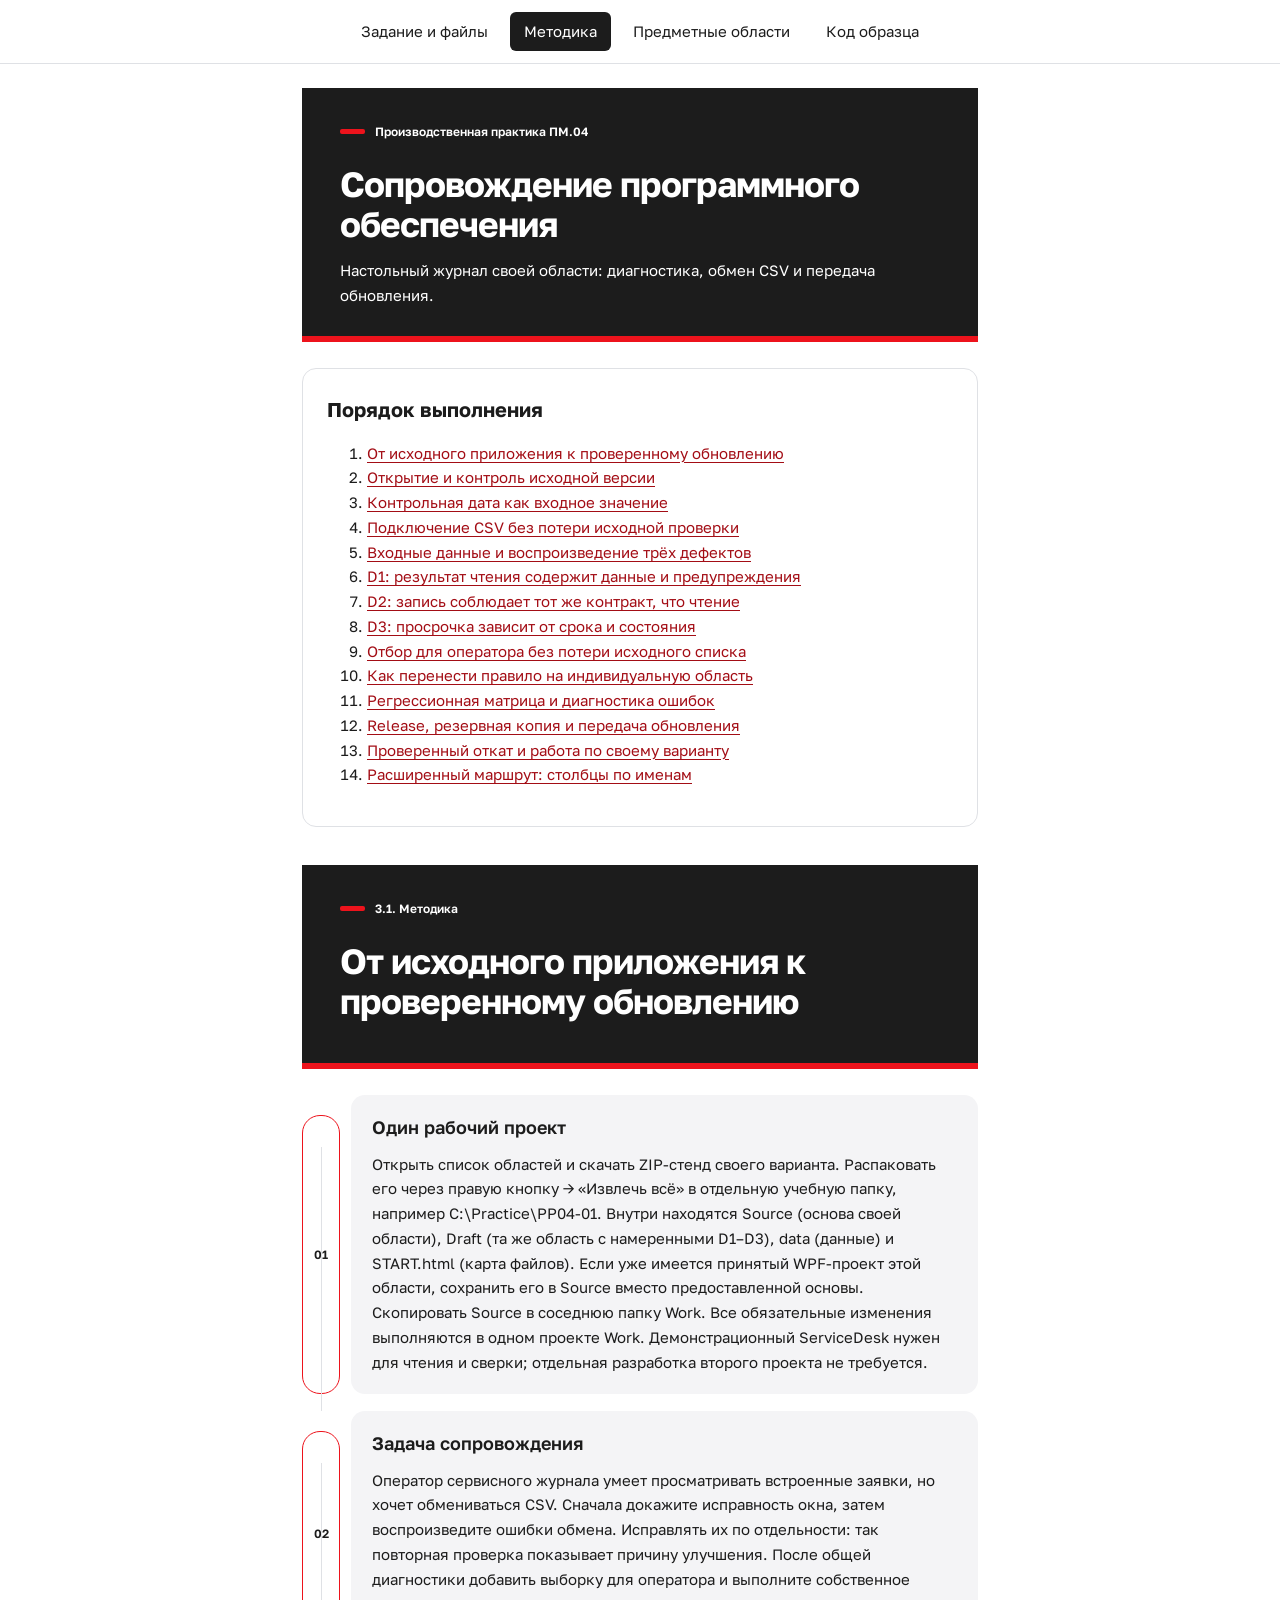
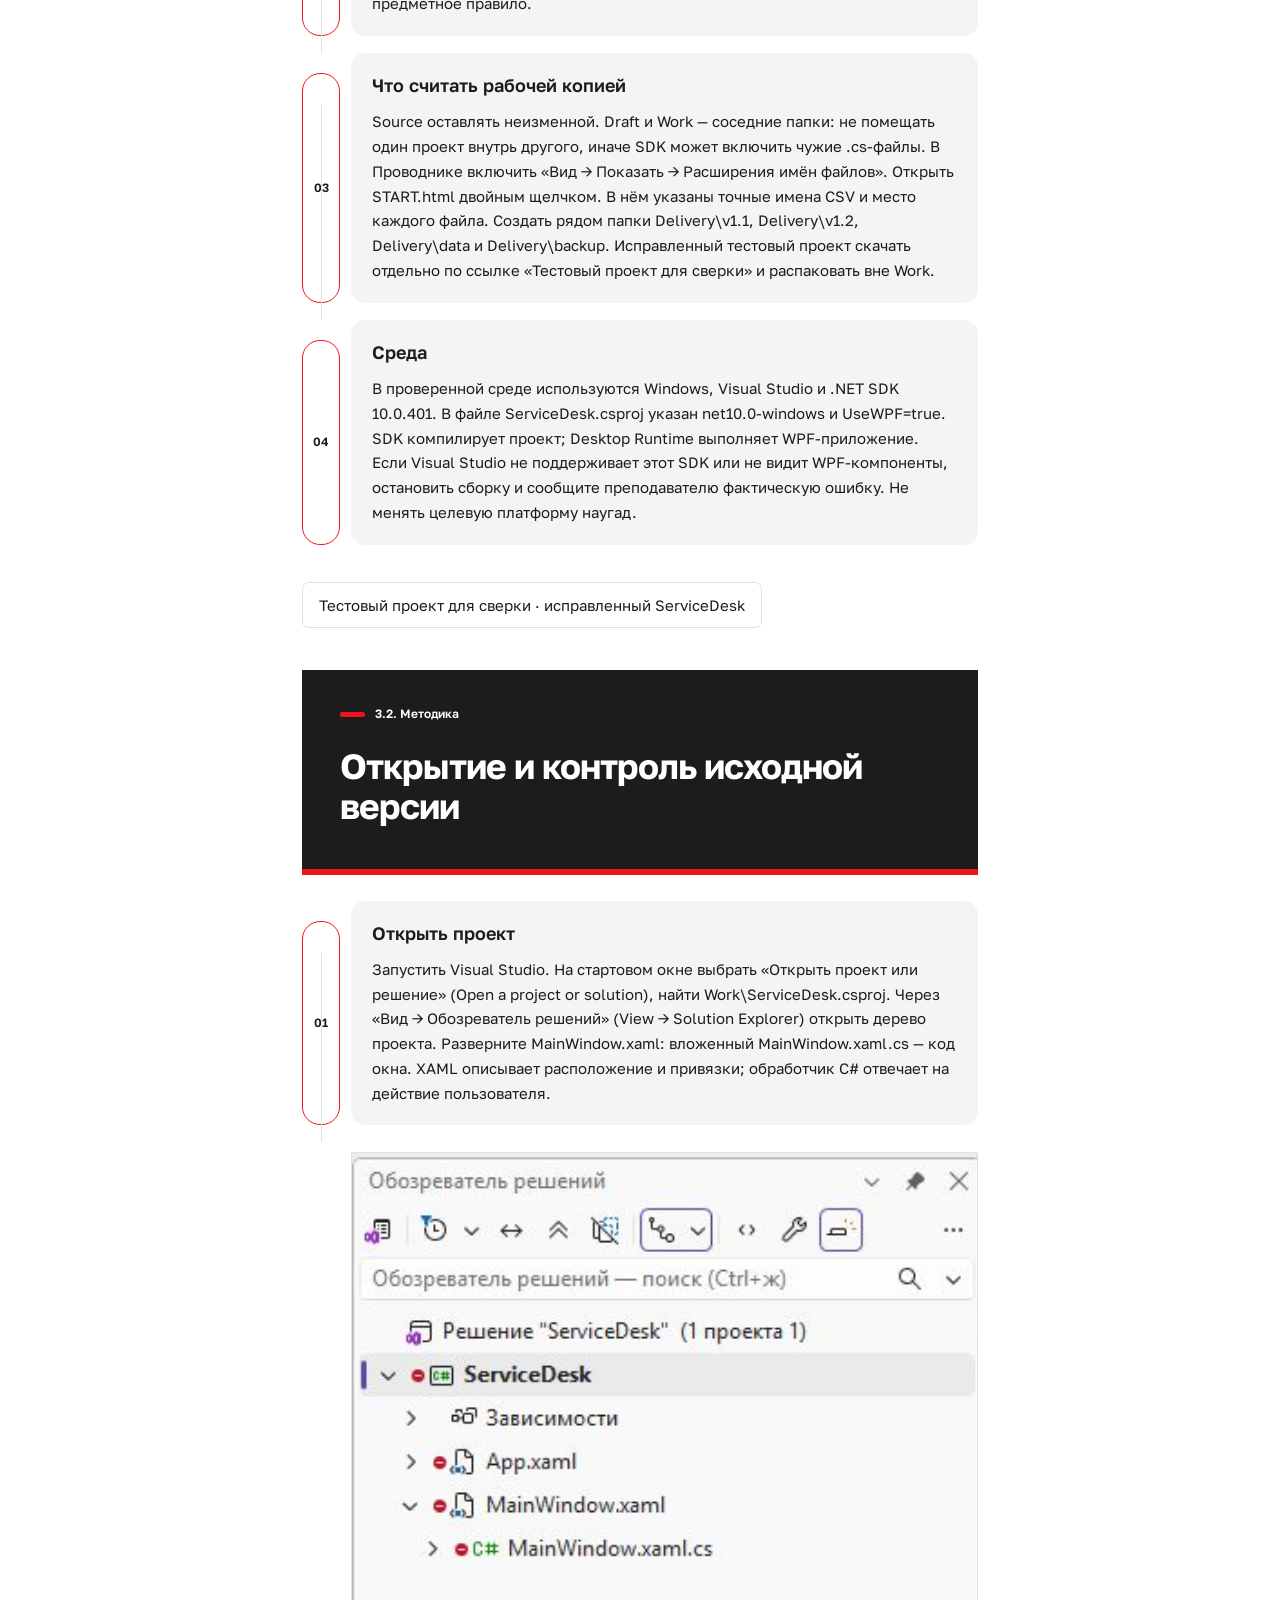
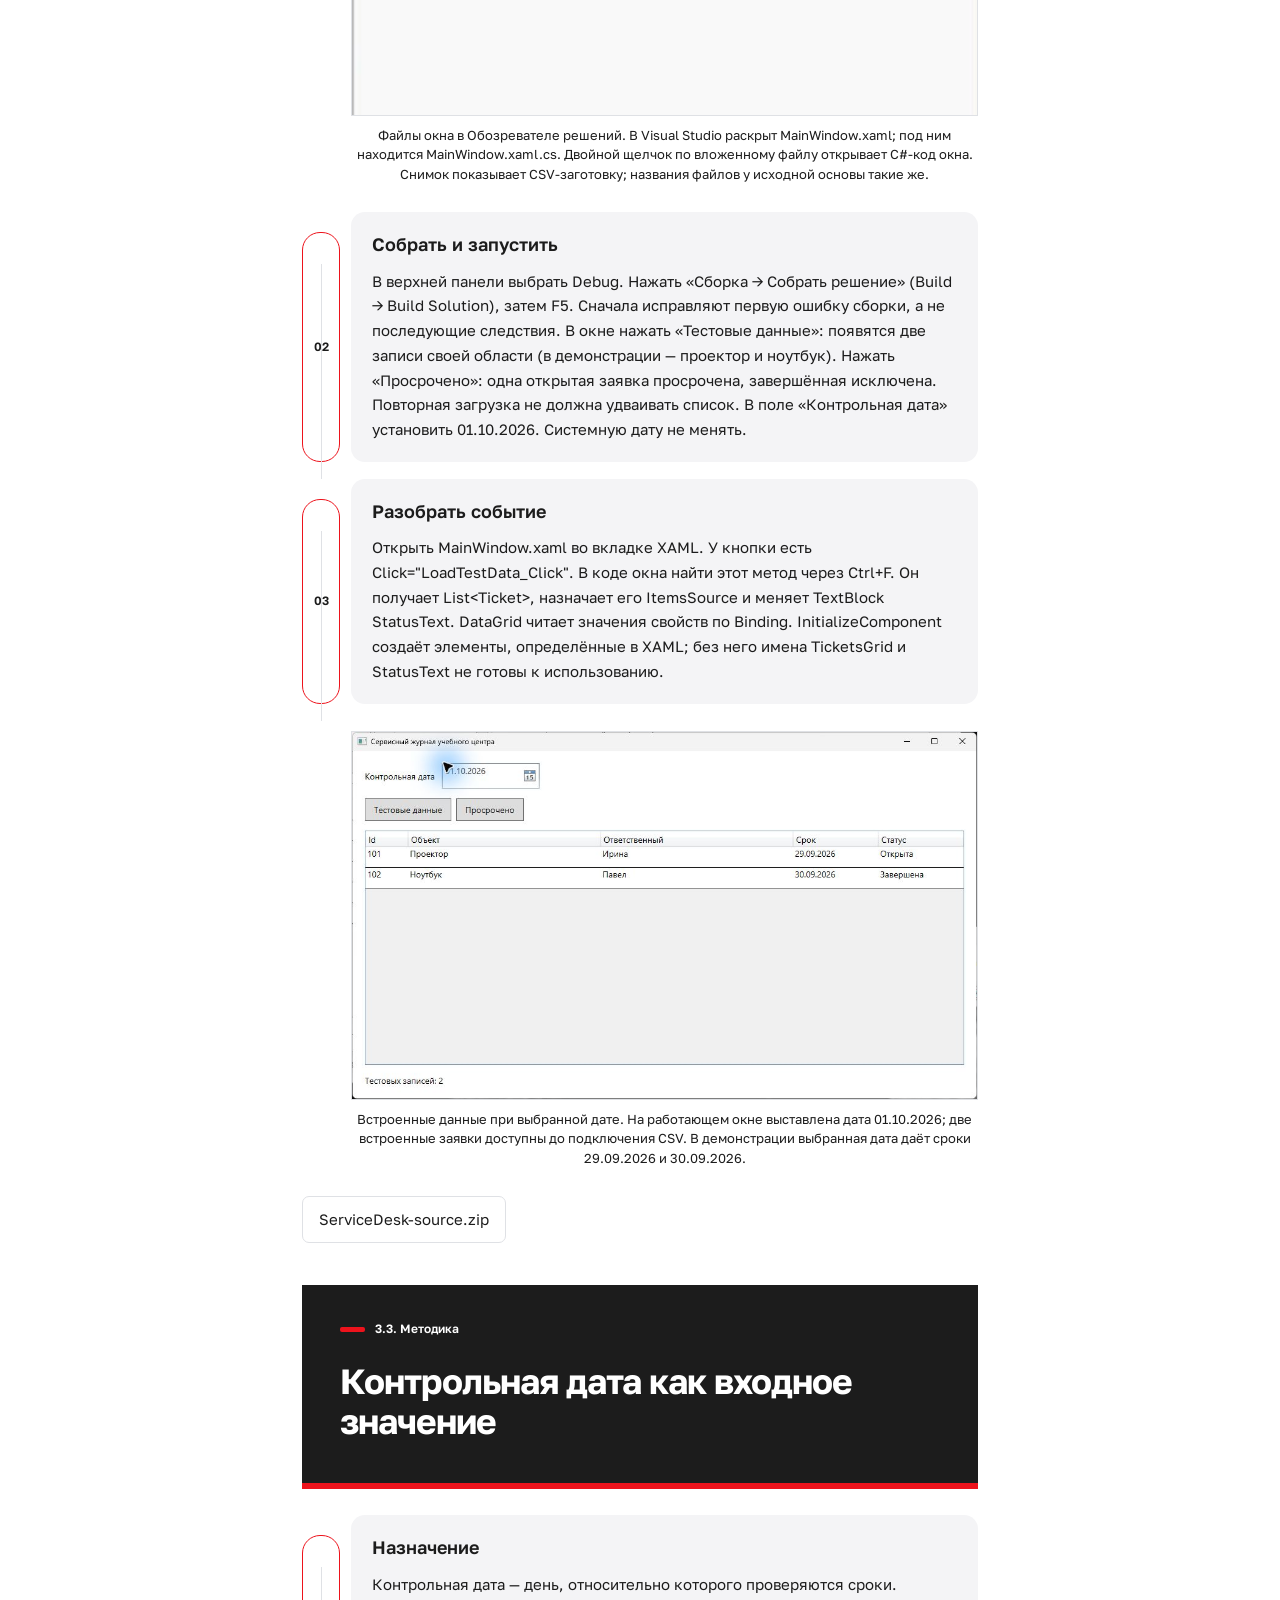
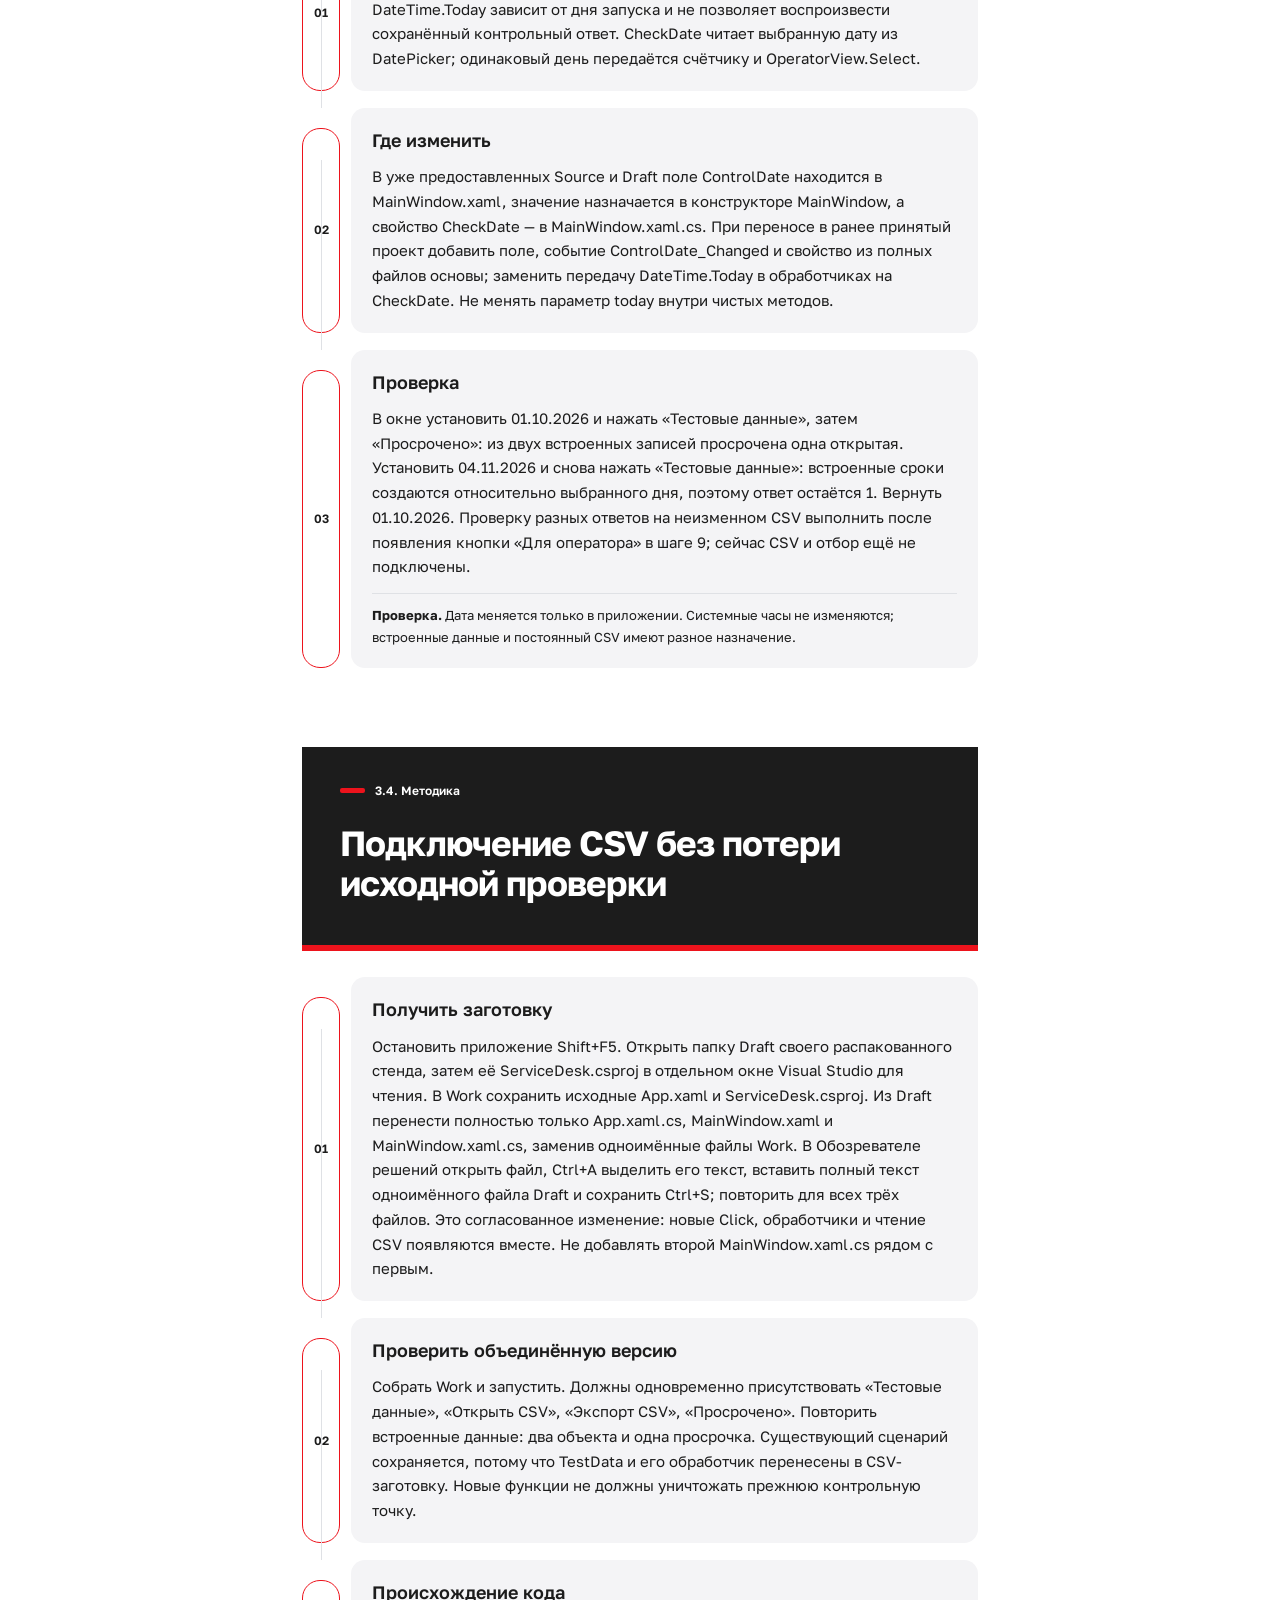
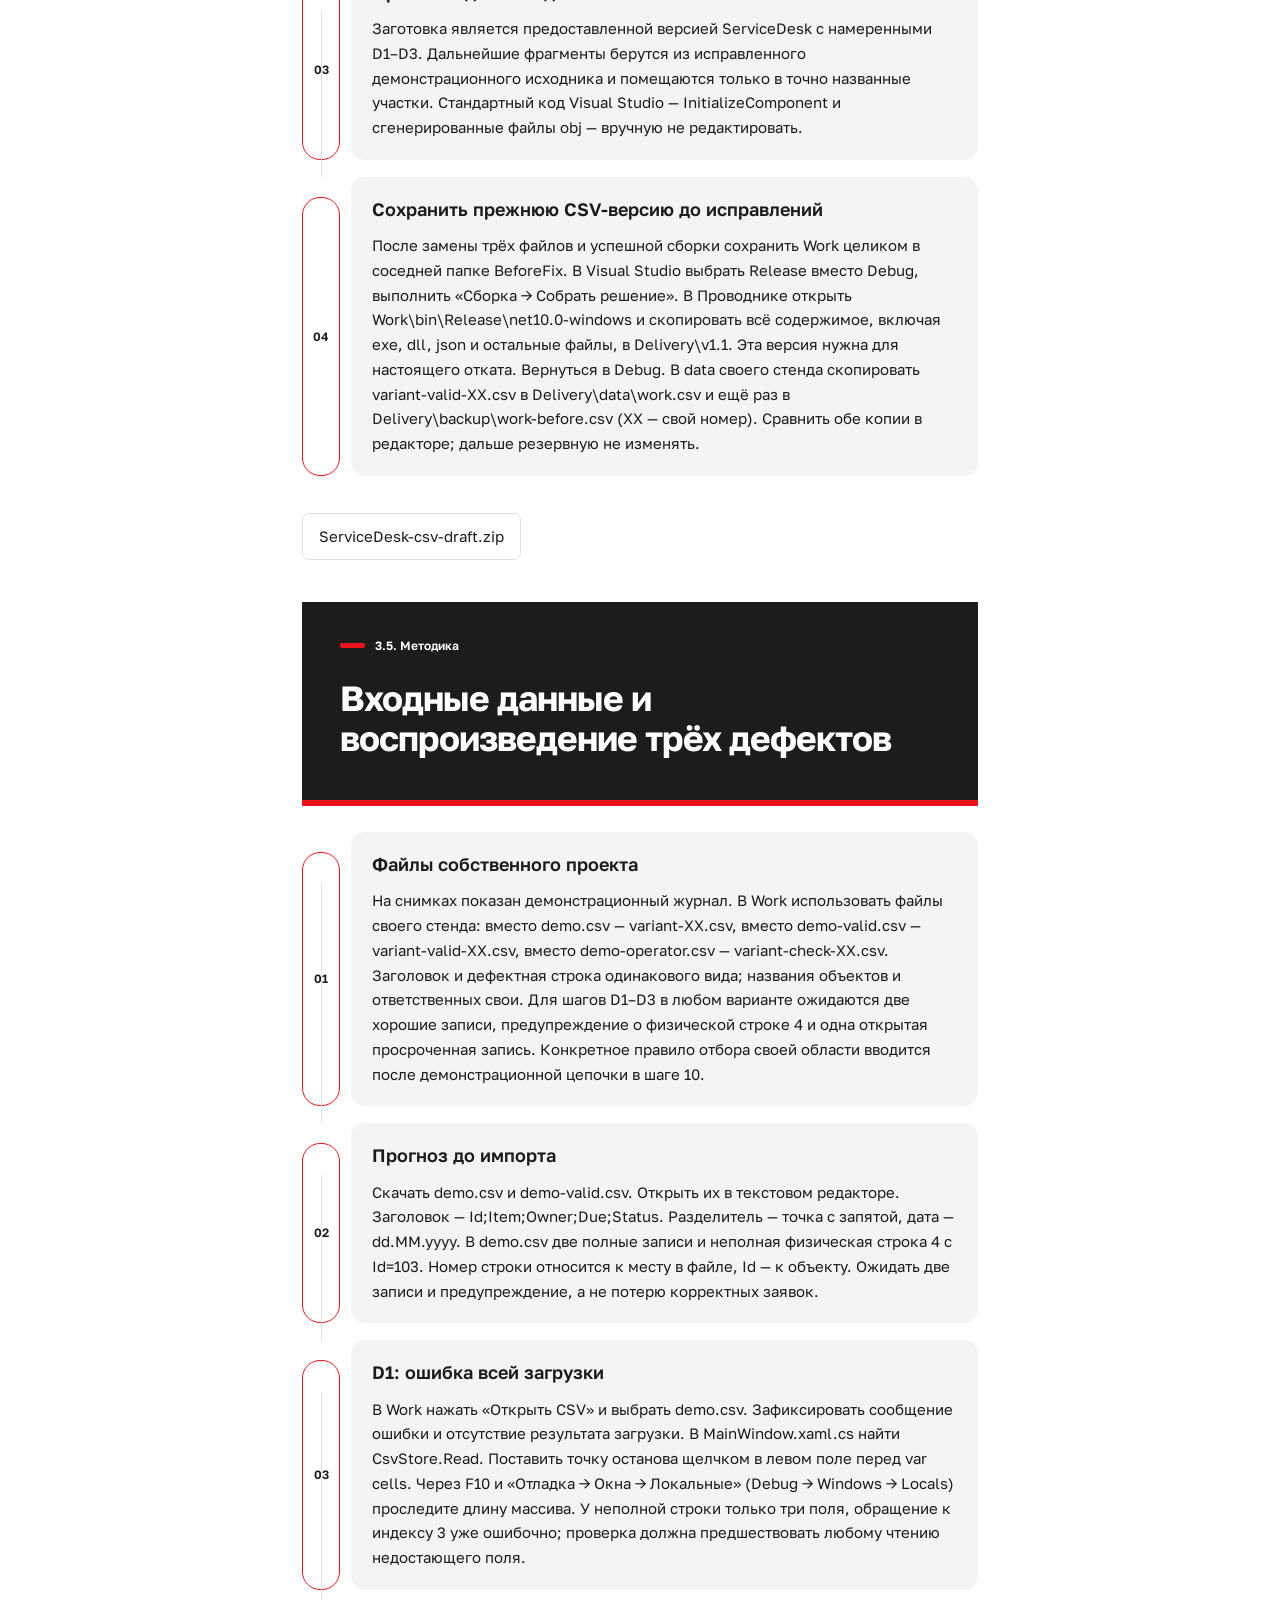
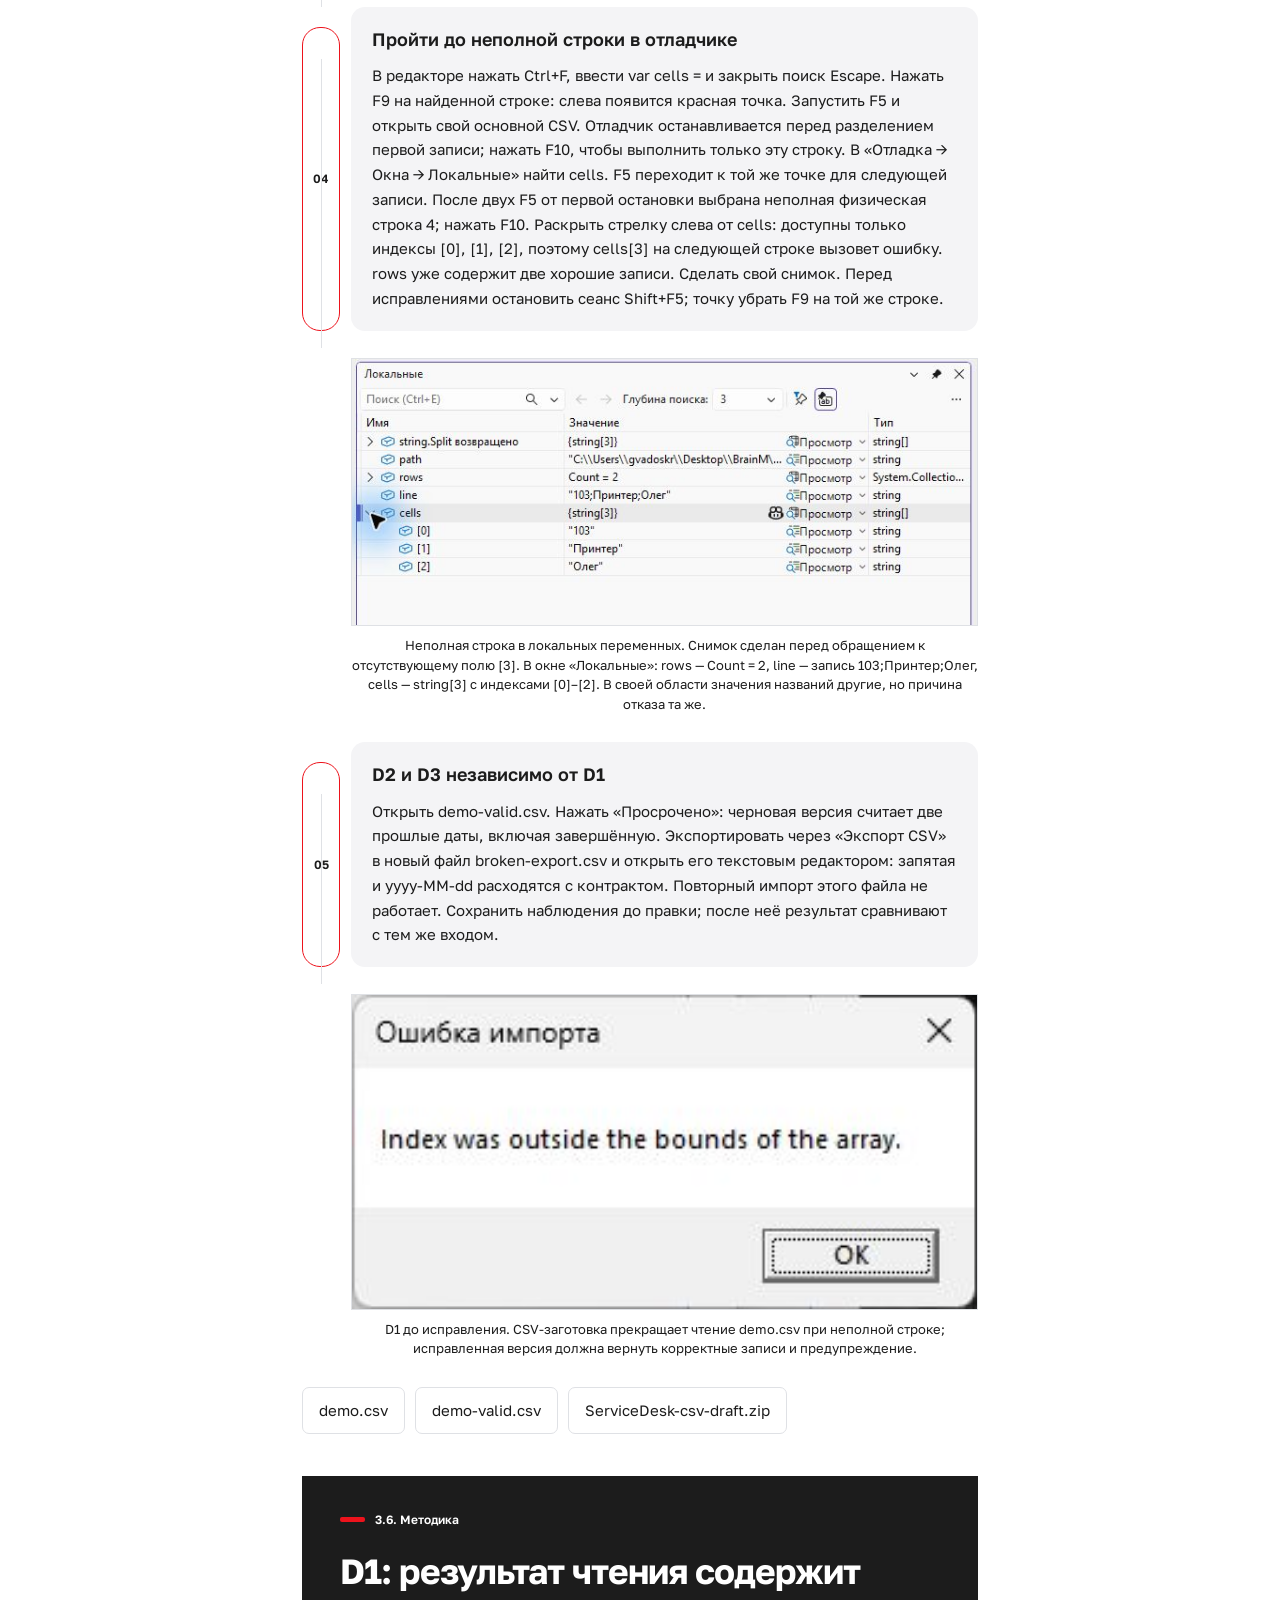
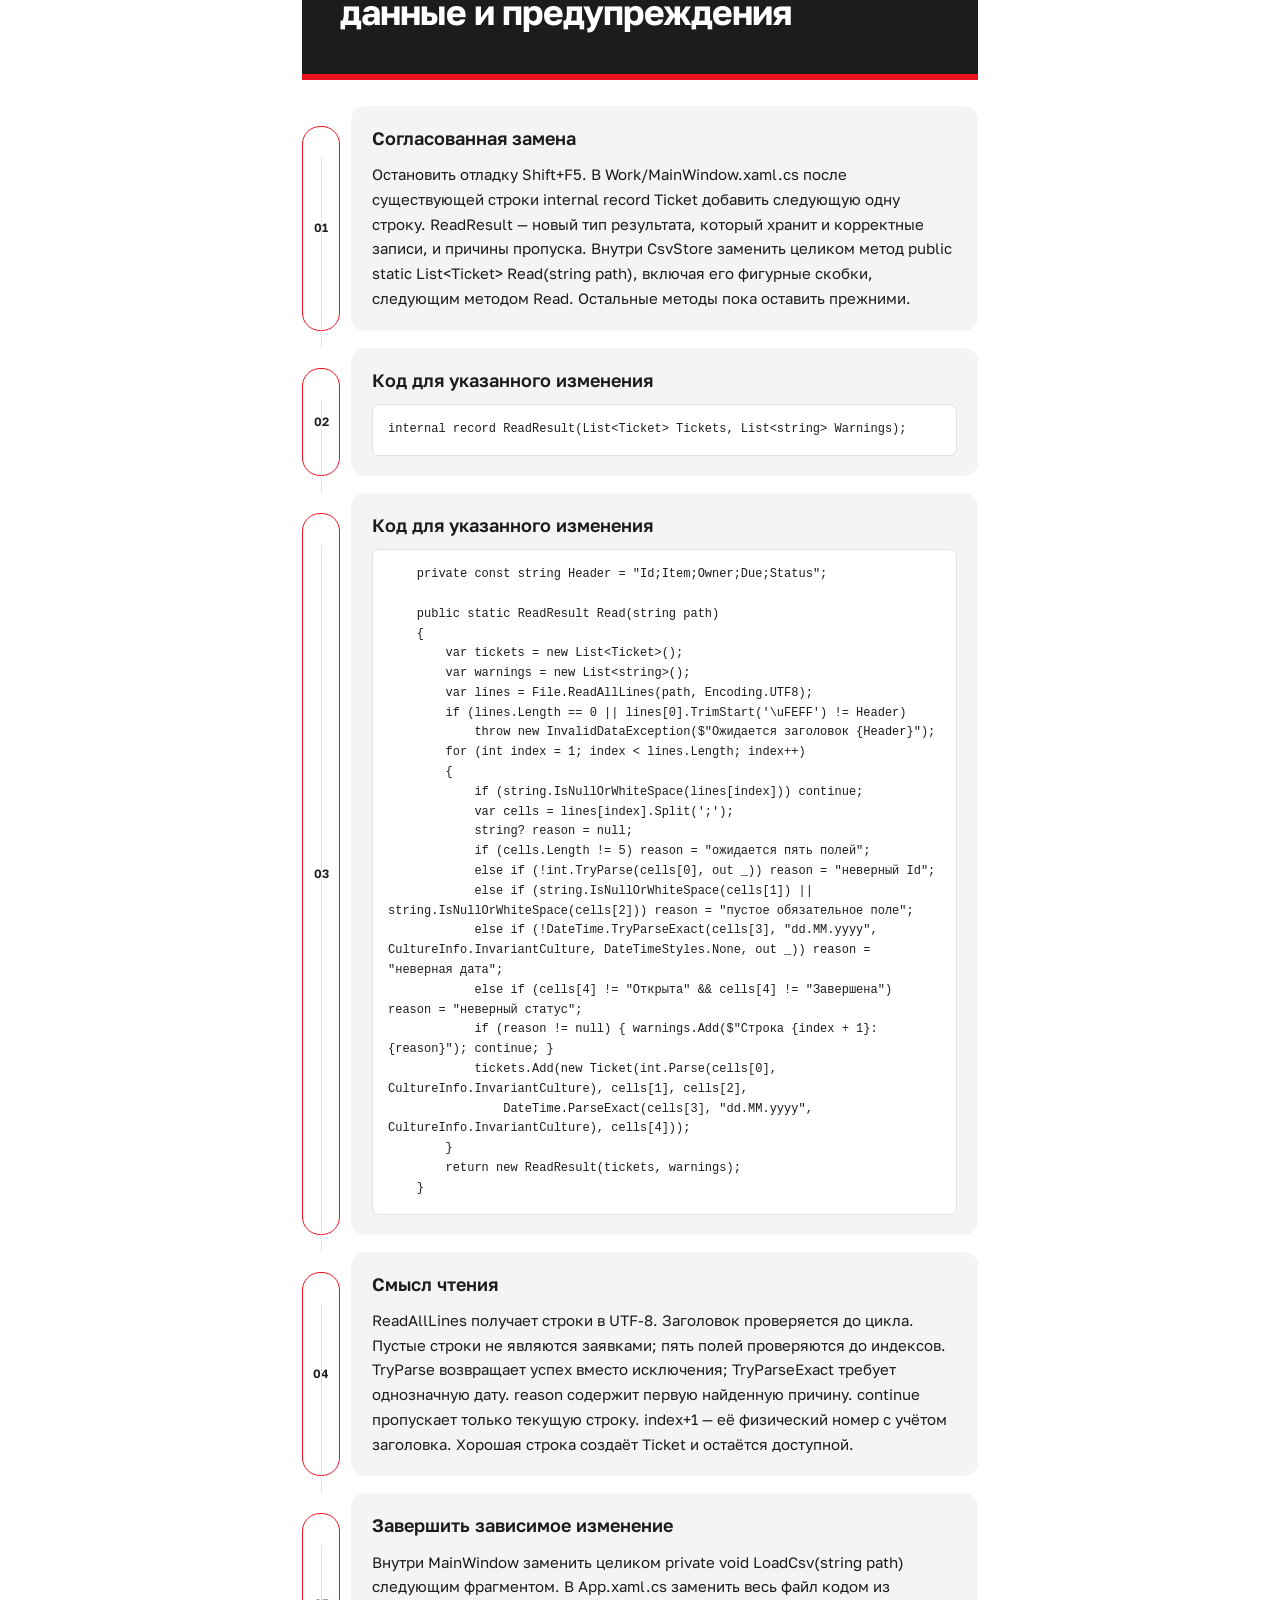
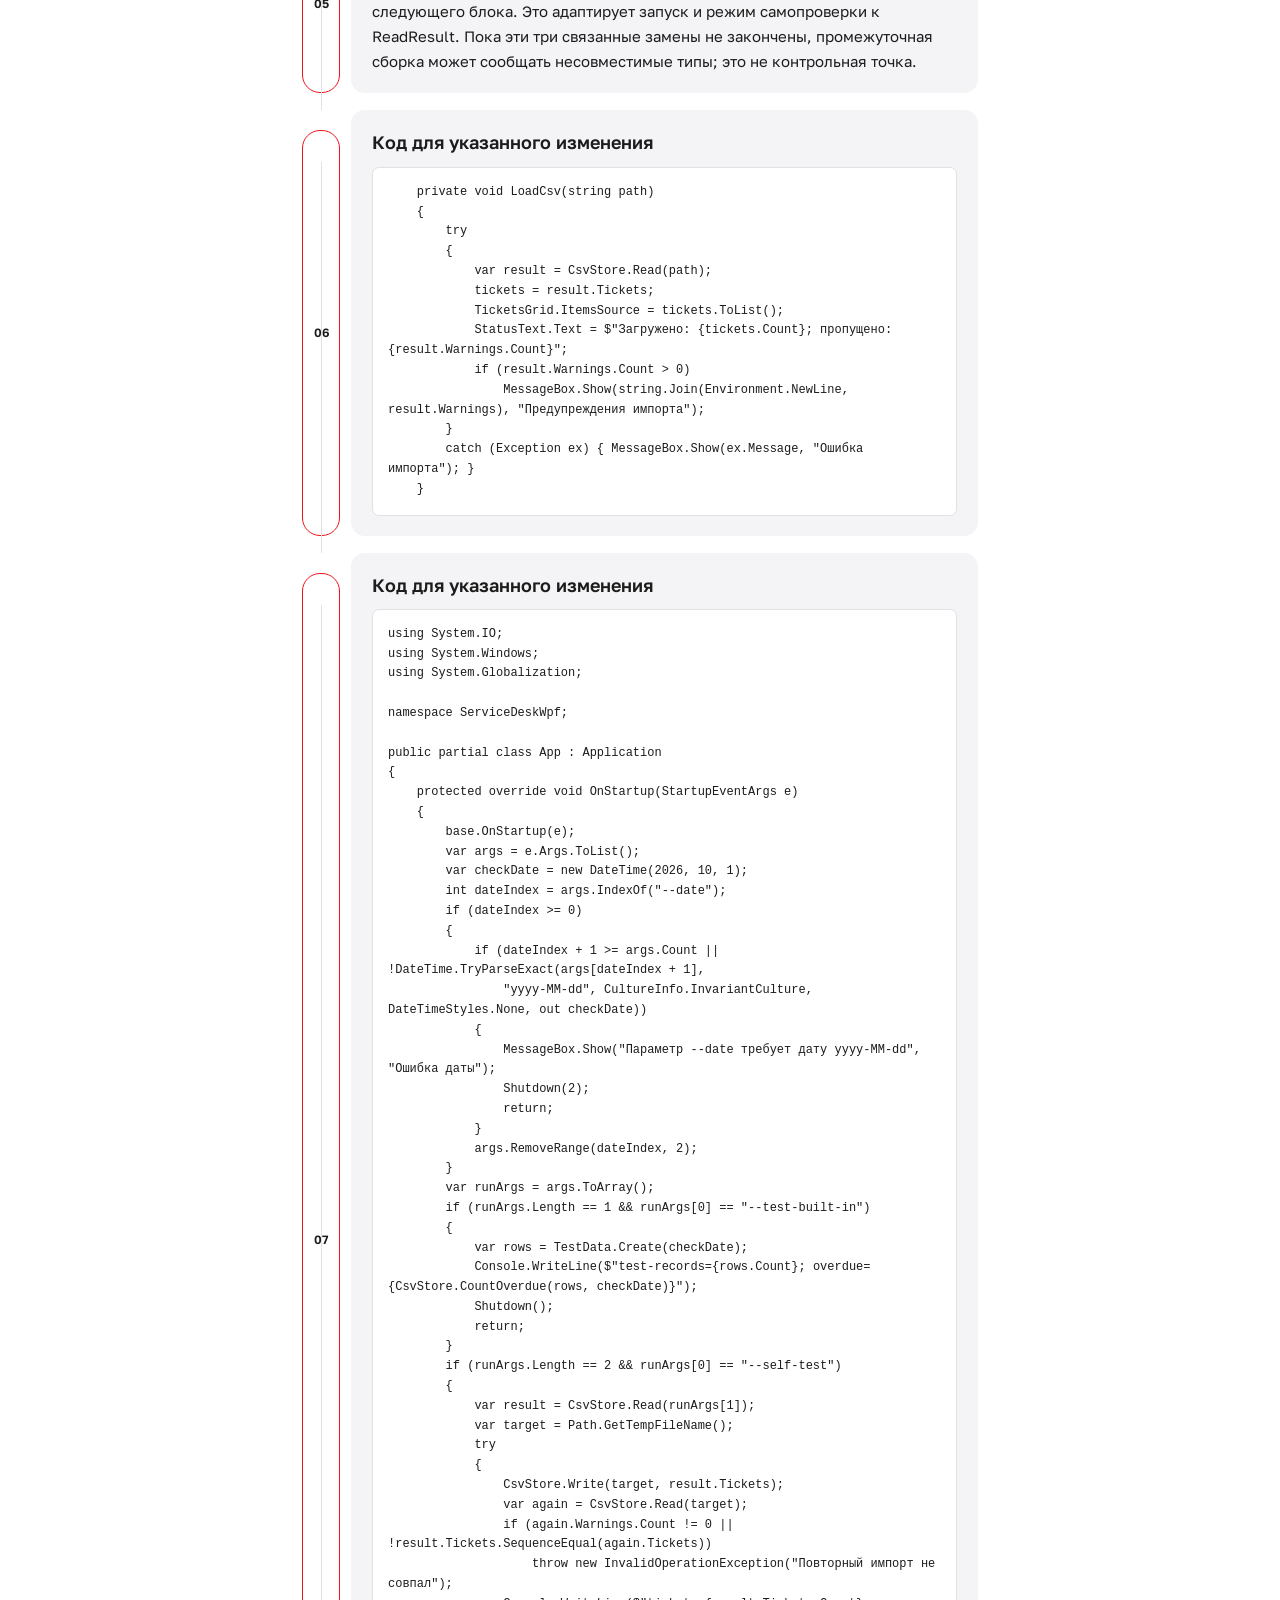
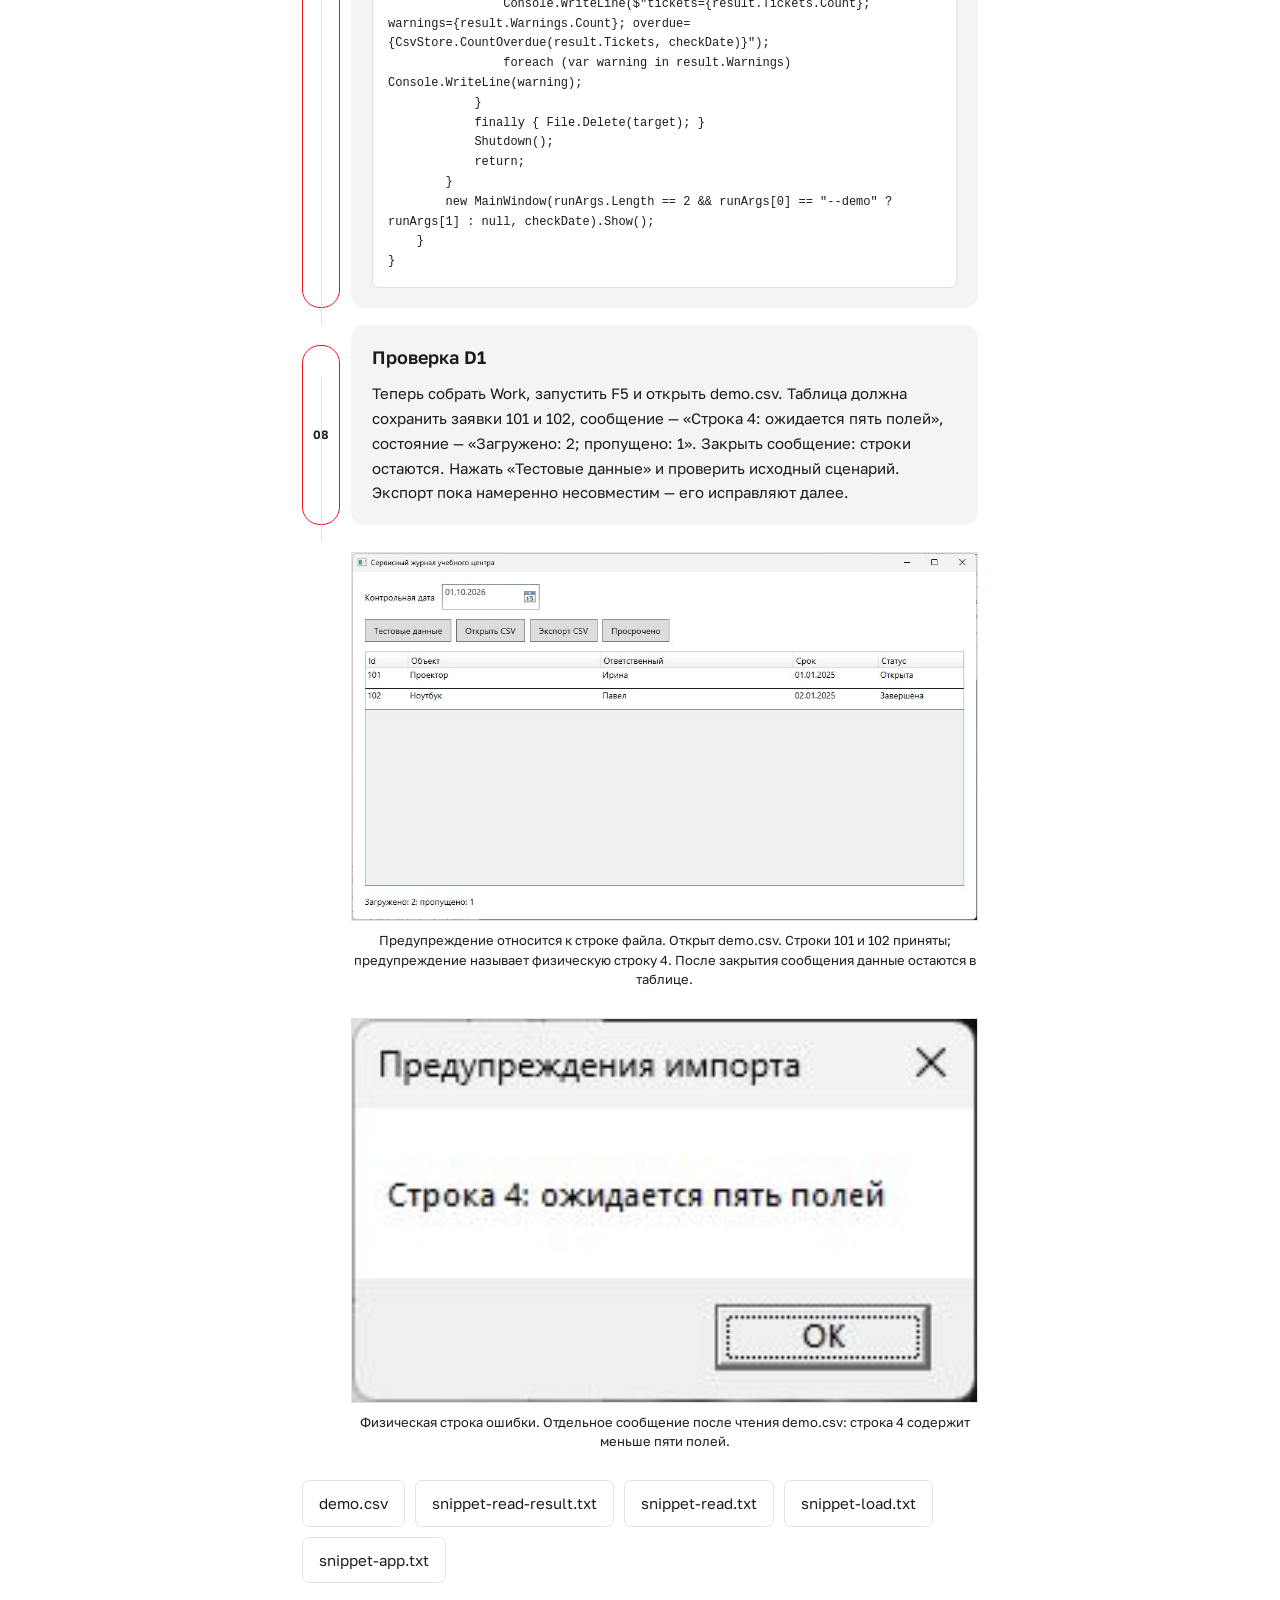
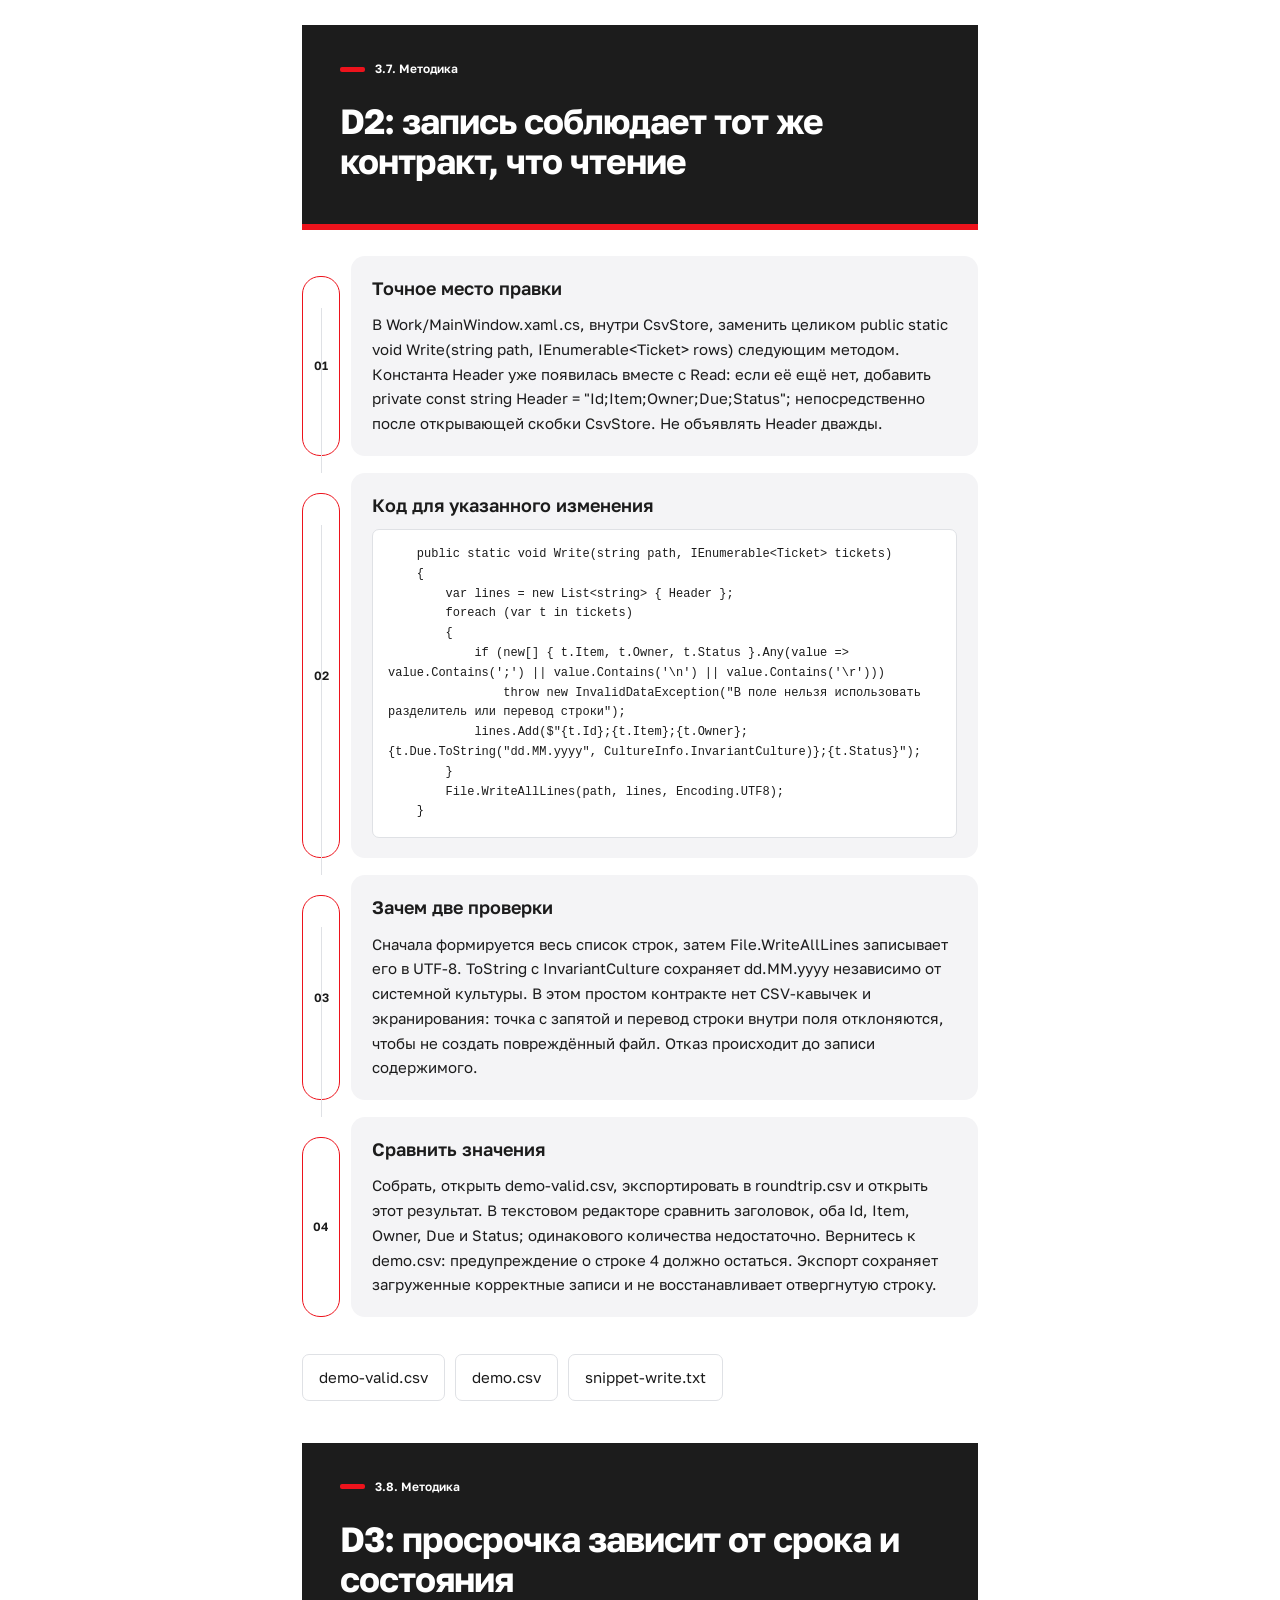
<file: site/lessons.html>
<!doctype html><html lang="ru"><head><meta charset="utf-8"><meta name="viewport" content="width=device-width,initial-scale=1"><title>Методические рекомендации · ПП ПМ.04</title><link rel="stylesheet" href="assets/style.css"><link rel="icon" href="assets/favicon.svg"></head><body><a class="skip" href="#main">К содержанию</a><nav aria-label="Материалы практики"><a href="index.html">Задание и файлы</a><a href="lessons.html" aria-current="page">Методика</a><a href="areas.html">Предметные области</a><a href="reference.html">Код образца</a></nav><main id="main"><div class="hero"><p class="section-id">Производственная практика ПМ.04</p><h1>Сопровождение программного обеспечения</h1><p>Настольный журнал своей области: диагностика, обмен CSV и передача обновления.</p></div><section class="contents"><h2>Порядок выполнения</h2><ol><li><a href="#step-1">От исходного приложения к проверенному обновлению</a></li><li><a href="#step-2">Открытие и контроль исходной версии</a></li><li><a href="#step-3">Контрольная дата как входное значение</a></li><li><a href="#step-4">Подключение CSV без потери исходной проверки</a></li><li><a href="#step-5">Входные данные и воспроизведение трёх дефектов</a></li><li><a href="#step-6">D1: результат чтения содержит данные и предупреждения</a></li><li><a href="#step-7">D2: запись соблюдает тот же контракт, что чтение</a></li><li><a href="#step-8">D3: просрочка зависит от срока и состояния</a></li><li><a href="#step-9">Отбор для оператора без потери исходного списка</a></li><li><a href="#step-10">Как перенести правило на индивидуальную область</a></li><li><a href="#step-11">Регрессионная матрица и диагностика ошибок</a></li><li><a href="#step-12">Release, резервная копия и передача обновления</a></li><li><a href="#step-13">Проверенный откат и работа по своему варианту</a></li><li><a href="#step-14">Расширенный маршрут: столбцы по именам</a></li></ol></section><article id="step-1" class="chapter"><header class="doc-head"><p class="section-id">3.1. Методика</p><h2>От исходного приложения к проверенному обновлению</h2></header><ol class="steps"><li class="step"><span class="number" aria-hidden="true">01</span><section class="card"><h3>Один рабочий проект</h3><p>Открыть список областей и скачать ZIP-стенд своего варианта. Распаковать его через правую кнопку → «Извлечь всё» в отдельную учебную папку, например C:\Practice\PP04-01. Внутри находятся Source (основа своей области), Draft (та же область с намеренными D1–D3), data (данные) и START.html (карта файлов). Если уже имеется принятый WPF-проект этой области, сохранить его в Source вместо предоставленной основы. Скопировать Source в соседнюю папку Work. Все обязательные изменения выполняются в одном проекте Work. Демонстрационный ServiceDesk нужен для чтения и сверки; отдельная разработка второго проекта не требуется.</p></section></li><li class="step"><span class="number" aria-hidden="true">02</span><section class="card"><h3>Задача сопровождения</h3><p>Оператор сервисного журнала умеет просматривать встроенные заявки, но хочет обмениваться CSV. Сначала докажите исправность окна, затем воспроизведите ошибки обмена. Исправлять их по отдельности: так повторная проверка показывает причину улучшения. После общей диагностики добавить выборку для оператора и выполните собственное предметное правило.</p></section></li><li class="step"><span class="number" aria-hidden="true">03</span><section class="card"><h3>Что считать рабочей копией</h3><p>Source оставлять неизменной. Draft и Work — соседние папки: не помещать один проект внутрь другого, иначе SDK может включить чужие .cs-файлы. В Проводнике включить «Вид → Показать → Расширения имён файлов». Открыть START.html двойным щелчком. В нём указаны точные имена CSV и место каждого файла. Создать рядом папки Delivery\v1.1, Delivery\v1.2, Delivery\data и Delivery\backup. Исправленный тестовый проект скачать отдельно по ссылке «Тестовый проект для сверки» и распаковать вне Work.</p></section></li><li class="step"><span class="number" aria-hidden="true">04</span><section class="card"><h3>Среда</h3><p>В проверенной среде используются Windows, Visual Studio и .NET SDK 10.0.401. В файле ServiceDesk.csproj указан net10.0-windows и UseWPF=true. SDK компилирует проект; Desktop Runtime выполняет WPF-приложение. Если Visual Studio не поддерживает этот SDK или не видит WPF-компоненты, остановить сборку и сообщите преподавателю фактическую ошибку. Не менять целевую платформу наугад.</p></section></li></ol><div class="actions"><a class="button" href="downloads/ServiceDesk-fixed-example.zip">Тестовый проект для сверки · исправленный ServiceDesk</a></div></article><article id="step-2" class="chapter"><header class="doc-head"><p class="section-id">3.2. Методика</p><h2>Открытие и контроль исходной версии</h2></header><ol class="steps"><li class="step"><span class="number" aria-hidden="true">01</span><section class="card"><h3>Открыть проект</h3><p>Запустить Visual Studio. На стартовом окне выбрать «Открыть проект или решение» (Open a project or solution), найти Work\ServiceDesk.csproj. Через «Вид → Обозреватель решений» (View → Solution Explorer) открыть дерево проекта. Разверните MainWindow.xaml: вложенный MainWindow.xaml.cs — код окна. XAML описывает расположение и привязки; обработчик C# отвечает на действие пользователя.</p></section></li><li class="figure-row"><figure><a href="assets/screenshots/vs-project-code.jpg"><span class="screenshot-crop" style="aspect-ratio:345/310"><img src="assets/screenshots/vs-project-code.jpg" alt="MainWindow.xaml раскрыт и содержит MainWindow.xaml.cs" style="width:402.898551%;left:-300.000000%;top:-20.967742%"></span></a><figcaption>Файлы окна в Обозревателе решений. В Visual Studio раскрыт MainWindow.xaml; под ним находится MainWindow.xaml.cs. Двойной щелчок по вложенному файлу открывает C#-код окна. Снимок показывает CSV-заготовку; названия файлов у исходной основы такие же.</figcaption></figure></li><li class="step"><span class="number" aria-hidden="true">02</span><section class="card"><h3>Собрать и запустить</h3><p>В верхней панели выбрать Debug. Нажать «Сборка → Собрать решение» (Build → Build Solution), затем F5. Сначала исправляют первую ошибку сборки, а не последующие следствия. В окне нажать «Тестовые данные»: появятся две записи своей области (в демонстрации — проектор и ноутбук). Нажать «Просрочено»: одна открытая заявка просрочена, завершённая исключена. Повторная загрузка не должна удваивать список. В поле «Контрольная дата» установить 01.10.2026. Системную дату не менять.</p></section></li><li class="step"><span class="number" aria-hidden="true">03</span><section class="card"><h3>Разобрать событие</h3><p>Открыть MainWindow.xaml во вкладке XAML. У кнопки есть Click=&quot;LoadTestData_Click&quot;. В коде окна найти этот метод через Ctrl+F. Он получает List&lt;Ticket&gt;, назначает его ItemsSource и меняет TextBlock StatusText. DataGrid читает значения свойств по Binding. InitializeComponent создаёт элементы, определённые в XAML; без него имена TicketsGrid и StatusText не готовы к использованию.</p></section></li><li class="figure-row"><figure><a href="assets/screenshots/source-built-in.jpg"><img width="1026" height="603" src="assets/screenshots/source-built-in.jpg" alt="Встроенные данные при выбранной дате"></a><figcaption>Встроенные данные при выбранной дате. На работающем окне выставлена дата 01.10.2026; две встроенные заявки доступны до подключения CSV. В демонстрации выбранная дата даёт сроки 29.09.2026 и 30.09.2026.</figcaption></figure></li></ol><div class="actions"><a class="button" href="downloads/ServiceDesk-source.zip">ServiceDesk-source.zip</a></div></article><article id="step-3" class="chapter"><header class="doc-head"><p class="section-id">3.3. Методика</p><h2>Контрольная дата как входное значение</h2></header><ol class="steps"><li class="step"><span class="number" aria-hidden="true">01</span><section class="card"><h3>Назначение</h3><p>Контрольная дата — день, относительно которого проверяются сроки. DateTime.Today зависит от дня запуска и не позволяет воспроизвести сохранённый контрольный ответ. CheckDate читает выбранную дату из DatePicker; одинаковый день передаётся счётчику и OperatorView.Select.</p></section></li><li class="step"><span class="number" aria-hidden="true">02</span><section class="card"><h3>Где изменить</h3><p>В уже предоставленных Source и Draft поле ControlDate находится в MainWindow.xaml, значение назначается в конструкторе MainWindow, а свойство CheckDate — в MainWindow.xaml.cs. При переносе в ранее принятый проект добавить поле, событие ControlDate_Changed и свойство из полных файлов основы; заменить передачу DateTime.Today в обработчиках на CheckDate. Не менять параметр today внутри чистых методов.</p></section></li><li class="step"><span class="number" aria-hidden="true">03</span><section class="card"><h3>Проверка</h3><p>В окне установить 01.10.2026 и нажать «Тестовые данные», затем «Просрочено»: из двух встроенных записей просрочена одна открытая. Установить 04.11.2026 и снова нажать «Тестовые данные»: встроенные сроки создаются относительно выбранного дня, поэтому ответ остаётся 1. Вернуть 01.10.2026. Проверку разных ответов на неизменном CSV выполнить после появления кнопки «Для оператора» в шаге 9; сейчас CSV и отбор ещё не подключены.</p><p class="result"><b>Проверка.</b> Дата меняется только в приложении. Системные часы не изменяются; встроенные данные и постоянный CSV имеют разное назначение.</p></section></li></ol><div class="actions"></div></article><article id="step-4" class="chapter"><header class="doc-head"><p class="section-id">3.4. Методика</p><h2>Подключение CSV без потери исходной проверки</h2></header><ol class="steps"><li class="step"><span class="number" aria-hidden="true">01</span><section class="card"><h3>Получить заготовку</h3><p>Остановить приложение Shift+F5. Открыть папку Draft своего распакованного стенда, затем её ServiceDesk.csproj в отдельном окне Visual Studio для чтения. В Work сохранить исходные App.xaml и ServiceDesk.csproj. Из Draft перенести полностью только App.xaml.cs, MainWindow.xaml и MainWindow.xaml.cs, заменив одноимённые файлы Work. В Обозревателе решений открыть файл, Ctrl+A выделить его текст, вставить полный текст одноимённого файла Draft и сохранить Ctrl+S; повторить для всех трёх файлов. Это согласованное изменение: новые Click, обработчики и чтение CSV появляются вместе. Не добавлять второй MainWindow.xaml.cs рядом с первым.</p></section></li><li class="step"><span class="number" aria-hidden="true">02</span><section class="card"><h3>Проверить объединённую версию</h3><p>Собрать Work и запустить. Должны одновременно присутствовать «Тестовые данные», «Открыть CSV», «Экспорт CSV», «Просрочено». Повторить встроенные данные: два объекта и одна просрочка. Существующий сценарий сохраняется, потому что TestData и его обработчик перенесены в CSV-заготовку. Новые функции не должны уничтожать прежнюю контрольную точку.</p></section></li><li class="step"><span class="number" aria-hidden="true">03</span><section class="card"><h3>Происхождение кода</h3><p>Заготовка является предоставленной версией ServiceDesk с намеренными D1–D3. Дальнейшие фрагменты берутся из исправленного демонстрационного исходника и помещаются только в точно названные участки. Стандартный код Visual Studio — InitializeComponent и сгенерированные файлы obj — вручную не редактировать.</p></section></li><li class="step"><span class="number" aria-hidden="true">04</span><section class="card"><h3>Сохранить прежнюю CSV-версию до исправлений</h3><p>После замены трёх файлов и успешной сборки сохранить Work целиком в соседней папке BeforeFix. В Visual Studio выбрать Release вместо Debug, выполнить «Сборка → Собрать решение». В Проводнике открыть Work\bin\Release\net10.0-windows и скопировать всё содержимое, включая exe, dll, json и остальные файлы, в Delivery\v1.1. Эта версия нужна для настоящего отката. Вернуться в Debug. В data своего стенда скопировать variant-valid-XX.csv в Delivery\data\work.csv и ещё раз в Delivery\backup\work-before.csv (XX — свой номер). Сравнить обе копии в редакторе; дальше резервную не изменять.</p></section></li></ol><div class="actions"><a class="button" href="downloads/ServiceDesk-csv-draft.zip">ServiceDesk-csv-draft.zip</a></div></article><article id="step-5" class="chapter"><header class="doc-head"><p class="section-id">3.5. Методика</p><h2>Входные данные и воспроизведение трёх дефектов</h2></header><ol class="steps"><li class="step"><span class="number" aria-hidden="true">01</span><section class="card"><h3>Файлы собственного проекта</h3><p>На снимках показан демонстрационный журнал. В Work использовать файлы своего стенда: вместо demo.csv — variant-XX.csv, вместо demo-valid.csv — variant-valid-XX.csv, вместо demo-operator.csv — variant-check-XX.csv. Заголовок и дефектная строка одинакового вида; названия объектов и ответственных свои. Для шагов D1–D3 в любом варианте ожидаются две хорошие записи, предупреждение о физической строке 4 и одна открытая просроченная запись. Конкретное правило отбора своей области вводится после демонстрационной цепочки в шаге 10.</p></section></li><li class="step"><span class="number" aria-hidden="true">02</span><section class="card"><h3>Прогноз до импорта</h3><p>Скачать demo.csv и demo-valid.csv. Открыть их в текстовом редакторе. Заголовок — Id;Item;Owner;Due;Status. Разделитель — точка с запятой, дата — dd.MM.yyyy. В demo.csv две полные записи и неполная физическая строка 4 с Id=103. Номер строки относится к месту в файле, Id — к объекту. Ожидать две записи и предупреждение, а не потерю корректных заявок.</p></section></li><li class="step"><span class="number" aria-hidden="true">03</span><section class="card"><h3>D1: ошибка всей загрузки</h3><p>В Work нажать «Открыть CSV» и выбрать demo.csv. Зафиксировать сообщение ошибки и отсутствие результата загрузки. В MainWindow.xaml.cs найти CsvStore.Read. Поставить точку останова щелчком в левом поле перед var cells. Через F10 и «Отладка → Окна → Локальные» (Debug → Windows → Locals) проследите длину массива. У неполной строки только три поля, обращение к индексу 3 уже ошибочно; проверка должна предшествовать любому чтению недостающего поля.</p></section></li><li class="step"><span class="number" aria-hidden="true">04</span><section class="card"><h3>Пройти до неполной строки в отладчике</h3><p>В редакторе нажать Ctrl+F, ввести var cells = и закрыть поиск Escape. Нажать F9 на найденной строке: слева появится красная точка. Запустить F5 и открыть свой основной CSV. Отладчик останавливается перед разделением первой записи; нажать F10, чтобы выполнить только эту строку. В «Отладка → Окна → Локальные» найти cells. F5 переходит к той же точке для следующей записи. После двух F5 от первой остановки выбрана неполная физическая строка 4; нажать F10. Раскрыть стрелку слева от cells: доступны только индексы [0], [1], [2], поэтому cells[3] на следующей строке вызовет ошибку. rows уже содержит две хорошие записи. Сделать свой снимок. Перед исправлениями остановить сеанс Shift+F5; точку убрать F9 на той же строке.</p></section></li><li class="figure-row"><figure><a href="assets/screenshots/vs-d1-locals.jpg"><span class="screenshot-crop" style="aspect-ratio:665/285"><img src="assets/screenshots/vs-d1-locals.jpg" alt="В Visual Studio cells содержит три поля, rows содержит две записи" style="width:209.022556%;left:-4.511278%;top:-186.666667%"></span></a><figcaption>Неполная строка в локальных переменных. Снимок сделан перед обращением к отсутствующему полю [3]. В окне «Локальные»: rows — Count = 2, line — запись 103;Принтер;Олег, cells — string[3] с индексами [0]–[2]. В своей области значения названий другие, но причина отказа та же.</figcaption></figure></li><li class="step"><span class="number" aria-hidden="true">05</span><section class="card"><h3>D2 и D3 независимо от D1</h3><p>Открыть demo-valid.csv. Нажать «Просрочено»: черновая версия считает две прошлые даты, включая завершённую. Экспортировать через «Экспорт CSV» в новый файл broken-export.csv и открыть его текстовым редактором: запятая и yyyy-MM-dd расходятся с контрактом. Повторный импорт этого файла не работает. Сохранить наблюдения до правки; после неё результат сравнивают с тем же входом.</p></section></li><li class="figure-row"><figure><a href="assets/screenshots/draft-error.jpg"><img width="265" height="133" src="assets/screenshots/draft-error.jpg" alt="Исключение индекса в CSV-заготовке"></a><figcaption>D1 до исправления. CSV-заготовка прекращает чтение demo.csv при неполной строке; исправленная версия должна вернуть корректные записи и предупреждение.</figcaption></figure></li></ol><div class="actions"><a class="button" href="downloads/demo.csv">demo.csv</a><a class="button" href="downloads/demo-valid.csv">demo-valid.csv</a><a class="button" href="downloads/ServiceDesk-csv-draft.zip">ServiceDesk-csv-draft.zip</a></div></article><article id="step-6" class="chapter"><header class="doc-head"><p class="section-id">3.6. Методика</p><h2>D1: результат чтения содержит данные и предупреждения</h2></header><ol class="steps"><li class="step"><span class="number" aria-hidden="true">01</span><section class="card"><h3>Согласованная замена</h3><p>Остановить отладку Shift+F5. В Work/MainWindow.xaml.cs после существующей строки internal record Ticket добавить следующую одну строку. ReadResult — новый тип результата, который хранит и корректные записи, и причины пропуска. Внутри CsvStore заменить целиком метод public static List&lt;Ticket&gt; Read(string path), включая его фигурные скобки, следующим методом Read. Остальные методы пока оставить прежними.</p></section></li><li class="step"><span class="number" aria-hidden="true">02</span><section class="card"><h3>Код для указанного изменения</h3><pre><code>internal record ReadResult(List&lt;Ticket&gt; Tickets, List&lt;string&gt; Warnings);</code></pre></section></li><li class="step"><span class="number" aria-hidden="true">03</span><section class="card"><h3>Код для указанного изменения</h3><pre><code>    private const string Header = &quot;Id;Item;Owner;Due;Status&quot;;

    public static ReadResult Read(string path)
    {
        var tickets = new List&lt;Ticket&gt;();
        var warnings = new List&lt;string&gt;();
        var lines = File.ReadAllLines(path, Encoding.UTF8);
        if (lines.Length == 0 || lines[0].TrimStart(&#x27;\uFEFF&#x27;) != Header)
            throw new InvalidDataException($&quot;Ожидается заголовок {Header}&quot;);
        for (int index = 1; index &lt; lines.Length; index++)
        {
            if (string.IsNullOrWhiteSpace(lines[index])) continue;
            var cells = lines[index].Split(&#x27;;&#x27;);
            string? reason = null;
            if (cells.Length != 5) reason = &quot;ожидается пять полей&quot;;
            else if (!int.TryParse(cells[0], out _)) reason = &quot;неверный Id&quot;;
            else if (string.IsNullOrWhiteSpace(cells[1]) || string.IsNullOrWhiteSpace(cells[2])) reason = &quot;пустое обязательное поле&quot;;
            else if (!DateTime.TryParseExact(cells[3], &quot;dd.MM.yyyy&quot;, CultureInfo.InvariantCulture, DateTimeStyles.None, out _)) reason = &quot;неверная дата&quot;;
            else if (cells[4] != &quot;Открыта&quot; &amp;&amp; cells[4] != &quot;Завершена&quot;) reason = &quot;неверный статус&quot;;
            if (reason != null) { warnings.Add($&quot;Строка {index + 1}: {reason}&quot;); continue; }
            tickets.Add(new Ticket(int.Parse(cells[0], CultureInfo.InvariantCulture), cells[1], cells[2],
                DateTime.ParseExact(cells[3], &quot;dd.MM.yyyy&quot;, CultureInfo.InvariantCulture), cells[4]));
        }
        return new ReadResult(tickets, warnings);
    }</code></pre></section></li><li class="step"><span class="number" aria-hidden="true">04</span><section class="card"><h3>Смысл чтения</h3><p>ReadAllLines получает строки в UTF-8. Заголовок проверяется до цикла. Пустые строки не являются заявками; пять полей проверяются до индексов. TryParse возвращает успех вместо исключения; TryParseExact требует однозначную дату. reason содержит первую найденную причину. continue пропускает только текущую строку. index+1 — её физический номер с учётом заголовка. Хорошая строка создаёт Ticket и остаётся доступной.</p></section></li><li class="step"><span class="number" aria-hidden="true">05</span><section class="card"><h3>Завершить зависимое изменение</h3><p>Внутри MainWindow заменить целиком private void LoadCsv(string path) следующим фрагментом. В App.xaml.cs заменить весь файл кодом из следующего блока. Это адаптирует запуск и режим самопроверки к ReadResult. Пока эти три связанные замены не закончены, промежуточная сборка может сообщать несовместимые типы; это не контрольная точка.</p></section></li><li class="step"><span class="number" aria-hidden="true">06</span><section class="card"><h3>Код для указанного изменения</h3><pre><code>    private void LoadCsv(string path)
    {
        try
        {
            var result = CsvStore.Read(path);
            tickets = result.Tickets;
            TicketsGrid.ItemsSource = tickets.ToList();
            StatusText.Text = $&quot;Загружено: {tickets.Count}; пропущено: {result.Warnings.Count}&quot;;
            if (result.Warnings.Count &gt; 0)
                MessageBox.Show(string.Join(Environment.NewLine, result.Warnings), &quot;Предупреждения импорта&quot;);
        }
        catch (Exception ex) { MessageBox.Show(ex.Message, &quot;Ошибка импорта&quot;); }
    }</code></pre></section></li><li class="step"><span class="number" aria-hidden="true">07</span><section class="card"><h3>Код для указанного изменения</h3><pre><code>using System.IO;
using System.Windows;
using System.Globalization;

namespace ServiceDeskWpf;

public partial class App : Application
{
    protected override void OnStartup(StartupEventArgs e)
    {
        base.OnStartup(e);
        var args = e.Args.ToList();
        var checkDate = new DateTime(2026, 10, 1);
        int dateIndex = args.IndexOf(&quot;--date&quot;);
        if (dateIndex &gt;= 0)
        {
            if (dateIndex + 1 &gt;= args.Count || !DateTime.TryParseExact(args[dateIndex + 1],
                &quot;yyyy-MM-dd&quot;, CultureInfo.InvariantCulture, DateTimeStyles.None, out checkDate))
            {
                MessageBox.Show(&quot;Параметр --date требует дату yyyy-MM-dd&quot;, &quot;Ошибка даты&quot;);
                Shutdown(2);
                return;
            }
            args.RemoveRange(dateIndex, 2);
        }
        var runArgs = args.ToArray();
        if (runArgs.Length == 1 &amp;&amp; runArgs[0] == &quot;--test-built-in&quot;)
        {
            var rows = TestData.Create(checkDate);
            Console.WriteLine($&quot;test-records={rows.Count}; overdue={CsvStore.CountOverdue(rows, checkDate)}&quot;);
            Shutdown();
            return;
        }
        if (runArgs.Length == 2 &amp;&amp; runArgs[0] == &quot;--self-test&quot;)
        {
            var result = CsvStore.Read(runArgs[1]);
            var target = Path.GetTempFileName();
            try
            {
                CsvStore.Write(target, result.Tickets);
                var again = CsvStore.Read(target);
                if (again.Warnings.Count != 0 || !result.Tickets.SequenceEqual(again.Tickets))
                    throw new InvalidOperationException(&quot;Повторный импорт не совпал&quot;);
                Console.WriteLine($&quot;tickets={result.Tickets.Count}; warnings={result.Warnings.Count}; overdue={CsvStore.CountOverdue(result.Tickets, checkDate)}&quot;);
                foreach (var warning in result.Warnings) Console.WriteLine(warning);
            }
            finally { File.Delete(target); }
            Shutdown();
            return;
        }
        new MainWindow(runArgs.Length == 2 &amp;&amp; runArgs[0] == &quot;--demo&quot; ? runArgs[1] : null, checkDate).Show();
    }
}</code></pre></section></li><li class="step"><span class="number" aria-hidden="true">08</span><section class="card"><h3>Проверка D1</h3><p>Теперь собрать Work, запустить F5 и открыть demo.csv. Таблица должна сохранить заявки 101 и 102, сообщение — «Строка 4: ожидается пять полей», состояние — «Загружено: 2; пропущено: 1». Закрыть сообщение: строки остаются. Нажать «Тестовые данные» и проверить исходный сценарий. Экспорт пока намеренно несовместим — его исправляют далее.</p></section></li><li class="figure-row"><figure><a href="assets/screenshots/partial-import-stage-d1.jpg"><img width="1026" height="603" src="assets/screenshots/partial-import-stage-d1.jpg" alt="Предупреждение относится к строке файла"></a><figcaption>Предупреждение относится к строке файла. Открыт demo.csv. Строки 101 и 102 приняты; предупреждение называет физическую строку 4. После закрытия сообщения данные остаются в таблице.</figcaption></figure></li><li class="figure-row"><figure><a href="assets/screenshots/partial-warning.jpg"><img width="217" height="133" src="assets/screenshots/partial-warning.jpg" alt="Предупреждение об ошибочной строке 4"></a><figcaption>Физическая строка ошибки. Отдельное сообщение после чтения demo.csv: строка 4 содержит меньше пяти полей.</figcaption></figure></li></ol><div class="actions"><a class="button" href="downloads/demo.csv">demo.csv</a><a class="button" href="downloads/snippet-read-result.txt">snippet-read-result.txt</a><a class="button" href="downloads/snippet-read.txt">snippet-read.txt</a><a class="button" href="downloads/snippet-load.txt">snippet-load.txt</a><a class="button" href="downloads/snippet-app.txt">snippet-app.txt</a></div></article><article id="step-7" class="chapter"><header class="doc-head"><p class="section-id">3.7. Методика</p><h2>D2: запись соблюдает тот же контракт, что чтение</h2></header><ol class="steps"><li class="step"><span class="number" aria-hidden="true">01</span><section class="card"><h3>Точное место правки</h3><p>В Work/MainWindow.xaml.cs, внутри CsvStore, заменить целиком public static void Write(string path, IEnumerable&lt;Ticket&gt; rows) следующим методом. Константа Header уже появилась вместе с Read: если её ещё нет, добавить private const string Header = &quot;Id;Item;Owner;Due;Status&quot;; непосредственно после открывающей скобки CsvStore. Не объявлять Header дважды.</p></section></li><li class="step"><span class="number" aria-hidden="true">02</span><section class="card"><h3>Код для указанного изменения</h3><pre><code>    public static void Write(string path, IEnumerable&lt;Ticket&gt; tickets)
    {
        var lines = new List&lt;string&gt; { Header };
        foreach (var t in tickets)
        {
            if (new[] { t.Item, t.Owner, t.Status }.Any(value =&gt; value.Contains(&#x27;;&#x27;) || value.Contains(&#x27;\n&#x27;) || value.Contains(&#x27;\r&#x27;)))
                throw new InvalidDataException(&quot;В поле нельзя использовать разделитель или перевод строки&quot;);
            lines.Add($&quot;{t.Id};{t.Item};{t.Owner};{t.Due.ToString(&quot;dd.MM.yyyy&quot;, CultureInfo.InvariantCulture)};{t.Status}&quot;);
        }
        File.WriteAllLines(path, lines, Encoding.UTF8);
    }</code></pre></section></li><li class="step"><span class="number" aria-hidden="true">03</span><section class="card"><h3>Зачем две проверки</h3><p>Сначала формируется весь список строк, затем File.WriteAllLines записывает его в UTF-8. ToString с InvariantCulture сохраняет dd.MM.yyyy независимо от системной культуры. В этом простом контракте нет CSV-кавычек и экранирования: точка с запятой и перевод строки внутри поля отклоняются, чтобы не создать повреждённый файл. Отказ происходит до записи содержимого.</p></section></li><li class="step"><span class="number" aria-hidden="true">04</span><section class="card"><h3>Сравнить значения</h3><p>Собрать, открыть demo-valid.csv, экспортировать в roundtrip.csv и открыть этот результат. В текстовом редакторе сравнить заголовок, оба Id, Item, Owner, Due и Status; одинакового количества недостаточно. Вернитесь к demo.csv: предупреждение о строке 4 должно остаться. Экспорт сохраняет загруженные корректные записи и не восстанавливает отвергнутую строку.</p></section></li></ol><div class="actions"><a class="button" href="downloads/demo-valid.csv">demo-valid.csv</a><a class="button" href="downloads/demo.csv">demo.csv</a><a class="button" href="downloads/snippet-write.txt">snippet-write.txt</a></div></article><article id="step-8" class="chapter"><header class="doc-head"><p class="section-id">3.8. Методика</p><h2>D3: просрочка зависит от срока и состояния</h2></header><ol class="steps"><li class="step"><span class="number" aria-hidden="true">01</span><section class="card"><h3>Заменить одно правило</h3><p>Внутри CsvStore заменить целиком метод CountOverdue следующим фрагментом. Не менять TestData.CountOverdue: он был правильным и нужен для сравнения. Два правила должны давать одинаковый результат на одинаковых данных.</p></section></li><li class="step"><span class="number" aria-hidden="true">02</span><section class="card"><h3>Код для указанного изменения</h3><pre><code>    public static int CountOverdue(IEnumerable&lt;Ticket&gt; tickets, DateTime today) =&gt;
        tickets.Count(t =&gt; t.Status != &quot;Завершена&quot; &amp;&amp; t.Due.Date &lt; today.Date);</code></pre></section></li><li class="step"><span class="number" aria-hidden="true">03</span><section class="card"><h3>Разобрать выражение</h3><p>Count считает только элементы с истинным условием. Статус завершения исключается до сравнения дат. Due.Date и today.Date сравнивают календарные дни без времени. Срок на контрольную дату ещё не просрочен. Параметр today позволяет проверить правило на заданную дату без изменения часов Windows.</p></section></li><li class="step"><span class="number" aria-hidden="true">04</span><section class="card"><h3>Граничная проверка</h3><p>Собрать и открыть demo-valid.csv: после «Просрочено» ожидается 1. В копии CSV создать открытую вчера, завершённую вчера и открытую сегодня — ожидается 1; заменить вчера на завтра — ожидается 0. Затем снова загрузите demo.csv и нажать «Тестовые данные»: два разных источника данных должны оставаться рабочими.</p></section></li></ol><div class="actions"><a class="button" href="downloads/demo-valid.csv">demo-valid.csv</a><a class="button" href="downloads/snippet-overdue.txt">snippet-overdue.txt</a></div></article><article id="step-9" class="chapter"><header class="doc-head"><p class="section-id">3.9. Методика</p><h2>Отбор для оператора без потери исходного списка</h2></header><ol class="steps"><li class="step"><span class="number" aria-hidden="true">01</span><section class="card"><h3>Демонстрационная задача</h3><p>В отдельной демонстрационной области оператору нужны незавершённые просроченные заявки по сроку, затем по Id. Полный импорт должен оставаться в памяти и экспортироваться независимо от того, какую выборку сейчас видит оператор. Так пользовательский просмотр не превращается в потерю данных.</p></section></li><li class="step"><span class="number" aria-hidden="true">02</span><section class="card"><h3>Добавить правило и события</h3><p>В Work/MainWindow.xaml.cs между CsvStore и MainWindow добавить класс OperatorView. Внутри MainWindow добавить два обработчика из следующего фрагмента. В MainWindow.xaml заменить только WrapPanel Grid.Row=&quot;1&quot; с кнопками на приведённый WrapPanel; строку с ControlDate и её событие сохранить. Это одно связанное изменение; собрать после всех вставок.</p></section></li><li class="step"><span class="number" aria-hidden="true">03</span><section class="card"><h3>Код для указанного изменения</h3><pre><code>internal static class OperatorView
{
    public static List&lt;Ticket&gt; Select(IEnumerable&lt;Ticket&gt; rows, DateTime today) =&gt;
        rows.Where(t =&gt; t.Status == &quot;Открыта&quot; &amp;&amp; t.Due.Date &lt; today.Date)
            .OrderBy(t =&gt; t.Due).ThenBy(t =&gt; t.Id).ToList();
}</code></pre></section></li><li class="step"><span class="number" aria-hidden="true">04</span><section class="card"><h3>Код для указанного изменения</h3><pre><code>    private void SelectForOperator_Click(object sender, RoutedEventArgs e)
    {
        var selected = OperatorView.Select(tickets, CheckDate);
        TicketsGrid.ItemsSource = selected;
        StatusText.Text = $&quot;Для оператора: {selected.Count}; всего: {tickets.Count}&quot;;
    }

    private void ShowAll_Click(object sender, RoutedEventArgs e)
    {
        TicketsGrid.ItemsSource = tickets.ToList();
        StatusText.Text = $&quot;Все записи: {tickets.Count}&quot;;
    }</code></pre></section></li><li class="step"><span class="number" aria-hidden="true">05</span><section class="card"><h3>Код для указанного изменения</h3><pre><code>    &lt;WrapPanel Grid.Row=&quot;1&quot; Margin=&quot;0,0,0,8&quot;&gt;
      &lt;Button Content=&quot;Тестовые данные&quot; Click=&quot;LoadTestData_Click&quot; /&gt;
      &lt;Button Content=&quot;Открыть CSV&quot; Click=&quot;OpenCsv_Click&quot; /&gt;
      &lt;Button Content=&quot;Экспорт CSV&quot; Click=&quot;SaveCsv_Click&quot; /&gt;
      &lt;Button Content=&quot;Просрочено&quot; Click=&quot;CountOverdue_Click&quot; /&gt;
      &lt;Button Content=&quot;Для оператора&quot; Click=&quot;SelectForOperator_Click&quot; /&gt;
      &lt;Button Content=&quot;Все записи&quot; Click=&quot;ShowAll_Click&quot; /&gt;
    &lt;/WrapPanel&gt;</code></pre></section></li><li class="step"><span class="number" aria-hidden="true">06</span><section class="card"><h3>Устройство выборки</h3><p>Where оставляет нужные записи, OrderBy задаёт главный порядок, ThenBy разрешает равенство срока, ToList создаёт отдельный список для таблицы. tickets не заменяется выборкой. «Все записи» возвращает полный набор. WrapPanel переносит кнопки при недостатке ширины окна. При реализации своего варианта меняется только Select, а загрузка, экспорт и восстановление просмотра сохраняются.</p></section></li><li class="step"><span class="number" aria-hidden="true">07</span><section class="card"><h3>Проверить действие</h3><p>Собрать и открыть demo-operator.csv. В поле «Контрольная дата» установить 01.10.2026, нажать «Для оператора»: ожидаемые Id — 105, 101, 103. Экспортировать в новый файл и повторно импортировать: сохранить все шесть записей. Кнопка «Все записи» также должна показать шесть строк. Затем изменить выбранную дату и заново нажать отбор; после проверки вернуть 01.10.2026.</p></section></li><li class="figure-row"><figure><a href="assets/screenshots/operator-selected-basic.jpg"><img width="1026" height="603" src="assets/screenshots/operator-selected-basic.jpg" alt="Отбор на контрольную дату"></a><figcaption>Отбор на контрольную дату. При явно заданной дате 01.10.2026 отображаются Id 105, 101, 103; исходный список содержит шесть записей.</figcaption></figure></li><li class="figure-row"><figure><a href="assets/screenshots/operator-restored-basic.jpg"><img width="1026" height="603" src="assets/screenshots/operator-restored-basic.jpg" alt="Полный список после отбора"></a><figcaption>Полный список после отбора. Действие «Все записи» восстанавливает шесть исходных строк; экспорт использует полный список.</figcaption></figure></li><li class="step"><span class="number" aria-hidden="true">08</span><section class="card"><h3>Постоянные данные и другая дата</h3><p>Для контрольного примера повторно открыть demo-operator.csv: при 01.10.2026 демонстрационная выборка даёт Id 105, 101, 103; при 04.11.2026 — пять открытых просроченных записей. Менять только поле даты и повторять «Для оператора», не загружать «Тестовые данные» между измерениями. Вернуть 01.10.2026. В своей области использовать variant-check-XX.csv и правило карточки; ожидаемые Id могут отличаться.</p></section></li></ol><div class="actions"><a class="button" href="downloads/demo-operator.csv">Скачать демонстрационный CSV для отбора оператору</a><a class="button" href="downloads/snippet-view.txt">snippet-view.txt</a><a class="button" href="downloads/snippet-view-handlers.txt">snippet-view-handlers.txt</a><a class="button" href="downloads/snippet-view-xaml.txt">snippet-view-xaml.txt</a></div></article><article id="step-10" class="chapter"><header class="doc-head"><p class="section-id">3.10. Методика</p><h2>Как перенести правило на индивидуальную область</h2></header><ol class="steps"><li class="step"><span class="number" aria-hidden="true">01</span><section class="card"><h3>Собрать условие до кода</h3><p>Из карточки выписать статус, ответственного, границы даты, порядок и ограничение числа записей. Взять фактические имена ответственных из своего контрольного CSV. Перевести каждую часть в отдельное условие; не копировать контрольные Id демонстрации в код.</p></section></li><li class="step"><span class="number" aria-hidden="true">02</span><section class="card"><h3>Сравнения и календарные границы</h3><p>t.Due.Date &lt; today.Date — срок раньше выбранного дня; &lt;= включает сам день. Диапазон задаётся двумя сравнениями через &amp;&amp;. today.Date.AddDays(-N) означает день за N суток до контрольного. «Не менее N дней назад» включает границу, «строго менее N дней назад» требует открытой нижней границы. Для статуса и Owner использовать сравнение строк с точными значениями из CSV.</p></section></li><li class="step"><span class="number" aria-hidden="true">03</span><section class="card"><h3>Порядок и ограничение</h3><p>Where отбирает записи. OrderBy задаёт первый ключ, ThenBy — следующий; OrderByDescending и ThenByDescending меняют направление соответствующего ключа. После сортировки Take(N) оставляет первые N. ToList создаёт отдельное представление. Исходный tickets не заменять результатом.</p></section></li><li class="step"><span class="number" aria-hidden="true">04</span><section class="card"><h3>Самостоятельная проверка</h3><p>Вручную отметить подходящие строки своего контрольного CSV и упорядочить их по условию. Сравнить с порядком Id в карточке на 01.10.2026. Добавить равный срок, день на границе и запись с противоположным статусом; заранее определить ожидаемое включение. Этот разбор не предоставляет готовый метод для назначенной области.</p></section></li></ol><div class="actions"></div></article><article id="step-11" class="chapter"><header class="doc-head"><p class="section-id">3.11. Методика</p><h2>Регрессионная матрица и диагностика ошибок</h2></header><ol class="steps"><li class="step"><span class="number" aria-hidden="true">01</span><section class="card"><h3>Подготовить отрицательные примеры</h3><p>Проверять на копиях, не менять исходные CSV. Открыть variant-valid-XX.csv в Блокноте, выбрать «Файл → Сохранить как», имя invalid-id.csv, тип «Все файлы», кодировка UTF-8. В первой записи заменить только Id на abc, сохранить и импортировать. Затем заново сделать копию исходного файла invalid-date.csv и заменить дату первой записи на 31.02.2026. Для blank.csv создать пустой файл; для header-only.csv оставить только первую строку. Для wrong-header.csv заменить имя Status на State. Аналогично создать пустое Item, неизвестный Status и лишний разделитель в первой записи, каждый в отдельной копии. Проверять одно изменение за раз. Для ошибки чтения в диалоге открытия ввести имя отсутствующего файла; если Windows не допускает его выбора, проверить отказ на копии, переименованной после открытия окна выбора. Записать реальные сообщения и сохранность прежнего списка.</p></section></li><li class="step"><span class="number" aria-hidden="true">02</span><section class="card"><h3>Набор проверок</h3><p>На копиях входа проверить: верный файл; неполную строку после хорошей; неверные Id, дату и статус; пустые Item/Owner; файл только с заголовком; неверный заголовок; отсутствующий файл; строку с лишним разделителем. Для каждого случая указать вход, действие, ожидаемые записи/сообщение, фактический результат и вывод. Header-only даёт пустой список без предупреждений; неверный заголовок запрещает загрузку; ошибочная отдельная запись не уничтожает хорошие.</p></section></li><li class="step"><span class="number" aria-hidden="true">03</span><section class="card"><h3>Сохранение после отказа</h3><p>Загрузите верный CSV, затем попробовать файл с неверным заголовком. Благодаря назначению tickets только после успешного Read прежние данные остаются в памяти. Экспортировать их и сравнить все поля. Если запись файла запрещена или файл занят, окно сообщает ошибку экспорта; не считать сообщение «Файл сохранён» доказательством без проверки файла.</p></section></li><li class="step"><span class="number" aria-hidden="true">04</span><section class="card"><h3>Проверка исходной функции</h3><p>После всех исправлений нажать «Тестовые данные», «Просрочено», «Для оператора», «Все записи». Ожидаются две встроенные заявки, одна просрочка и восстановление двух строк. После повторного CSV-импорта выборка должна строиться по новому набору. Выполните полный цикл импорта и экспорта ещё раз: проверка отсекает случайные изменения за пределами D1–D3.</p></section></li><li class="figure-row"><figure><a href="assets/screenshots/roundtrip-basic.jpg"><img width="1026" height="603" src="assets/screenshots/roundtrip-basic.jpg" alt="Повторное чтение полного экспорта"></a><figcaption>Повторное чтение полного экспорта. После отбора экспортирован полный демонстрационный список. Повторное чтение этого CSV возвращает шесть записей со всеми пятью значениями.</figcaption></figure></li><li class="figure-row"><figure><a href="assets/screenshots/bad-header-message.jpg"><img width="296" height="133" src="assets/screenshots/bad-header-message.jpg" alt="Сообщение с ожидаемым заголовком"></a><figcaption>Причина отказа импорта. При отказе чтения demo-bad-header.csv сообщение указывает ожидаемый контракт. Закройте его и проверьте таблицу: прежние шесть строк должны остаться доступными.</figcaption></figure></li></ol><div class="actions"></div></article><article id="step-12" class="chapter"><header class="doc-head"><p class="section-id">3.12. Методика</p><h2>Release, резервная копия и передача обновления</h2></header><ol class="steps"><li class="step"><span class="number" aria-hidden="true">01</span><section class="card"><h3>Подготовить запускаемую версию</h3><p>Остановить отладку Shift+F5. В верхней панели Visual Studio выбрать Release и «Сборка → Собрать решение». В обозревателе решений щёлкнуть проект правой кнопкой и выбрать «Открыть папку в проводнике» (Open Folder in File Explorer). Открыть bin/Release/net10.0-windows. Скопировать содержимое этой папки целиком в новую папку Delivery/v1.2; копия одного exe недостаточна. Не брать obj. На целевом Windows должен быть .NET Desktop Runtime 10, соответствующий архитектуре сборки; этот выпуск зависит от установленной среды и не содержит её установщик.</p></section></li><li class="step"><span class="number" aria-hidden="true">02</span><section class="card"><h3>Подготовить резервирование</h3><p>До исправлений уже сохранены BeforeFix, Delivery\v1.1 и backup\work-before.csv (шаг 4). Проверить наличие exe и остальных файлов v1.1, а также исходных двух строк в резервном CSV. Исправленную Release-сборку целиком скопировать из Work\bin\Release\net10.0-windows в Delivery\v1.2. Рабочий CSV хранится в Delivery\data\work.csv. Программу и данные хранить отдельно; перед заменой закрывать приложение. Упражнение выполняется только на учебных данных.</p></section></li><li class="step"><span class="number" aria-hidden="true">03</span><section class="card"><h3>Передать и проверить</h3><p>Запустить exe из v1.2 двойным щелчком, открыть копию data/work.csv. Проверить предупреждение, две сохранённые записи, счётчик, встроенные данные и предметную выборку. Экспортировать в data/export-check.csv и повторно импортировать. Записать версию, дату, среду, действия и реальные сообщения. Оператор получает понятную инструкцию с названиями кнопок и действиями при ошибке заголовка или чтения.</p></section></li></ol><div class="actions"></div></article><article id="step-13" class="chapter"><header class="doc-head"><p class="section-id">3.13. Методика</p><h2>Проверенный откат и работа по своему варианту</h2></header><ol class="steps"><li class="step"><span class="number" aria-hidden="true">01</span><section class="card"><h3>Выполнить откат</h3><p>Закрыть v1.2. Сохранить диагностический экспорт отдельно, заменить учебный data/work.csv копией backup/work-before.csv. Запустить прежнюю программу из v1.1 на восстановленной копии. Сравнить исходное содержимое CSV и повторить сценарий, который работал до обновления. Намеренные дефекты прежней CSV-версии при этом остаются — откат возвращает прежнее состояние, а не исправляет его. Затем снова закрыть приложение и запустить v1.2; резервная копия остаётся нетронутой.</p></section></li><li class="figure-row"><figure><a href="assets/screenshots/rollback.jpg"><img width="1026" height="603" src="assets/screenshots/rollback.jpg" alt="Две записи после восстановления исходного файла"></a><figcaption>Прежняя версия на восстановленном CSV. В учебной папке восстановлена побайтовая копия demo-valid.csv; запущена сохранённая прежняя CSV-версия. Две исходные записи снова доступны. Намеренные дефекты этой версии сохраняются.</figcaption></figure></li><li class="step"><span class="number" aria-hidden="true">02</span><section class="card"><h3>Адаптировать область</h3><p>Стенд уже содержит названия своей области. После замены файлов из CSV-заготовки проверить Window.Title и значения TestData.Create: если использован общий демонстрационный архив, вернуть собственные подписи и встроенные объекты. Не менять имена пяти полей контракта и обработчик встроенных данных. Повторить исходную проверку, затем загрузить variant-XX.csv: две хорошие записи и предупреждение о строке 4. Не создавать новый проект для этого этапа.</p></section></li><li class="step"><span class="number" aria-hidden="true">03</span><section class="card"><h3>Реализовать самостоятельное правило</h3><p>После D1–D3 реализовать правило карточки в OperatorView.Select. Для фильтра использовать Where, для порядка OrderBy/ThenBy, для ограничения Take; элементы цепочки возвращают набор записей. Как и в демонстрации, не изменять tickets и не превращать экспорт в экспорт выборки. Отдельный контрольный CSV назначенного варианта содержит шесть хороших записей. Сверить указанный порядок Id на контрольную дату; затем проверить границы и полный экспорт. Это собственная задача, исправленный пример решает только демонстрационную область.</p></section></li><li class="step"><span class="number" aria-hidden="true">04</span><section class="card"><h3>Описать передачу</h3><p>Объяснить причину каждого исправления, ограничения CSV, правило области, результаты проверки и процедуру отката. Скачать свой вариант формы «Отчет о выполнении.docx»: основной — для ДКИП-4ХХпрог, расширенный — для VДКИП-31Хпрог и ДКИП-3ХХпрог. Заполнять пустые поля и места для собственных рисунков, сохраняя подписи. В разделе 3 указать полную доступную ссылку на свой репозиторий. Организационные формы из карточки практики сдаются дополнительно.</p></section></li></ol><div class="actions"><a class="button" href="downloads/ServiceDesk-fixed-example.zip">Тестовый проект для сверки · исправленный ServiceDesk</a></div></article><article id="step-14" class="chapter"><header class="doc-head"><p class="section-id">3.14. Методика</p><h2>Расширенный маршрут: столбцы по именам</h2></header><ol class="steps"><li class="step"><span class="number" aria-hidden="true">01</span><section class="card"><h3>Вход и новый результат</h3><p>Основной маршрут уже принят: чтение, запись, дата и отбор работают. Сохранить рабочую версию и данные перед новым изменением. Требуется читать те же поля при другой очередности столбцов, сохранять старый формат и прежнюю диагностику. Выполнить этот маршрут для VДКИП-31Хпрог и ДКИП-3ХХпрог.</p></section></li><li class="step"><span class="number" aria-hidden="true">02</span><section class="card"><h3>Демонстрационный прогноз</h3><p>Открыть demo-reordered.csv в редакторе: порядок Owner;Status;Id;Due;Item. Сравнить значения с demo-operator.csv. Строгое чтение обязано отклонить такой заголовок, а новый режим — восстановить те же шесть объектов. demo-bad-header.csv дважды называет Due и не содержит Status; оба режима должны его отклонить.</p></section></li><li class="step"><span class="number" aria-hidden="true">03</span><section class="card"><h3>Адаптер вместо повторного исправления D1–D3</h3><p>Добавить отдельный файл HeaderExchange.cs из исправленного демонстрационного архива. Метод проверяет ровно пять известных уникальных имён, строит индексы канонического порядка и переставляет значения каждой полной строки. Пустые и неполные строки сохраняются на своих физических местах. Нормализованный временный файл передаётся уже принятому CsvStore.Read; finally удаляет только этот временный файл. Исходный CSV не изменяется.</p></section></li><li class="step"><span class="number" aria-hidden="true">04</span><section class="card"><h3>HeaderExchange.cs — полный демонстрационный адаптер</h3><pre><code>using System.IO;
using System.Text;

namespace ServiceDeskWpf;

// Optional extension: adapt the order, then reuse the accepted strict reader.
internal static class HeaderExchange
{
    private static readonly string[] Columns = [&quot;Id&quot;, &quot;Item&quot;, &quot;Owner&quot;, &quot;Due&quot;, &quot;Status&quot;];

    public static ReadResult Read(string path)
    {
        var lines = File.ReadAllLines(path, Encoding.UTF8);
        if (lines.Length == 0) throw new InvalidDataException(&quot;Отсутствует заголовок CSV&quot;);
        var header = lines[0].TrimStart(&#x27;\uFEFF&#x27;).Split(&#x27;;&#x27;);
        if (header.Length != Columns.Length || header.Distinct(StringComparer.Ordinal).Count() != Columns.Length ||
            Columns.Any(name =&gt; !header.Contains(name, StringComparer.Ordinal)))
            throw new InvalidDataException(&quot;Заголовок должен содержать Id, Item, Owner, Due, Status по одному разу&quot;);
        var order = Columns.Select(name =&gt; Array.IndexOf(header, name)).ToArray();
        var normalized = new List&lt;string&gt; { string.Join(&#x27;;&#x27;, Columns) };
        foreach (var line in lines.Skip(1))
        {
            if (string.IsNullOrWhiteSpace(line)) { normalized.Add(line); continue; }
            var cells = line.Split(&#x27;;&#x27;);
            // Preserve malformed rows and physical line numbers for the existing validator.
            normalized.Add(cells.Length == Columns.Length ? string.Join(&#x27;;&#x27;, order.Select(i =&gt; cells[i])) : line);
        }
        var temp = Path.GetTempFileName();
        try { File.WriteAllLines(temp, normalized, Encoding.UTF8); return CsvStore.Read(temp); }
        finally { File.Delete(temp); }
    }
}</code></pre></section></li><li class="step"><span class="number" aria-hidden="true">05</span><section class="card"><h3>Связать с окном</h3><p>В MainWindow.xaml найти StackPanel с DatePicker ControlDate. После закрывающего элемента DatePicker, перед &lt;/StackPanel&gt;, добавить показанный CheckBox. В MainWindow.LoadCsv заменить только вызов CsvStore.Read(path) на выражение выбора режима ниже. CsvStore.Write не менять: экспорт всегда канонический. Собрать после добавления HeaderExchange.cs, флажка и изменения вызова.</p></section></li><li class="step"><span class="number" aria-hidden="true">06</span><section class="card"><h3>Флажок после DatePicker внутри StackPanel</h3><pre><code>&lt;CheckBox x:Name=&quot;FlexibleHeader&quot;
          Content=&quot;Столбцы по именам (расширение)&quot;
          VerticalAlignment=&quot;Center&quot; Margin=&quot;16,0,0,0&quot; /&gt;</code></pre></section></li><li class="step"><span class="number" aria-hidden="true">07</span><section class="card"><h3>Выбор режима чтения в LoadCsv</h3><pre><code>var result = FlexibleHeader.IsChecked == true
    ? HeaderExchange.Read(path)
    : CsvStore.Read(path);</code></pre></section></li><li class="step"><span class="number" aria-hidden="true">08</span><section class="card"><h3>Проверить новое поведение</h3><p>Сначала открыть demo-operator.csv без флажка. Затем отметить «Столбцы по именам» и открыть demo-reordered.csv: сравнить все пять значений шести записей. Экспортировать в новый файл, снять флажок и прочитать экспорт строгим режимом. После попытки открыть demo-bad-header.csv прежние шесть записей должны остаться в памяти.</p></section></li><li class="figure-row"><figure><a href="assets/screenshots/reordered.jpg"><img width="1026" height="603" src="assets/screenshots/reordered.jpg" alt="Переставленные столбцы приняты новым режимом"></a><figcaption>Переставленные столбцы приняты новым режимом. Включено чтение по именам. В окне показаны те же шесть демонстрационных записей при новом порядке столбцов входного файла.</figcaption></figure></li><li class="step"><span class="number" aria-hidden="true">09</span><section class="card"><h3>Перенести на назначенную область</h3><p>В копии собственного контрольного CSV переставить заголовок и значения каждой строки одинаковой перестановкой. Не менять поля и значения объектов. Подготовить копию с повторным именем и копию с неполной строкой между корректными. Описать правило обмена, ожидаемое поведение, сравнение полей и физические номера предупреждений. Повторить базовые проверки как регрессию.</p><p class="result"><b>Проверка.</b> Старый и новый вход дают одинаковые записи; ошибочный заголовок не меняет состояние; экспорт читается прежним строгим режимом.</p></section></li><li class="step"><span class="number" aria-hidden="true">10</span><section class="card"><h3>Готовые входы своей области</h3><p>В data стенда уже есть variant-reordered-XX.csv (шесть тех же записей в порядке Owner;Status;Id;Due;Item), variant-bad-header-XX.csv (повтор Due, нет Status) и variant-middle-error-XX.csv (неполная физическая строка 4 между хорошими). Сначала прогнозировать результат в редакторе, затем выполнить новый и строгий режимы. В неполной строке предупреждение должно ссылаться на физическую строку 4; пять остальных полных строк сохраняются. Для неизвестного имени сделать копию reordered и заменить Owner на Person; для пропущенного — удалить одну колонку из заголовка и всех строк. При неверном заголовке прежний список не изменяется.</p></section></li></ol><div class="actions"><a class="button" href="downloads/HeaderExchange.cs">HeaderExchange.cs</a></div></article><div class="actions"><a class="button" href="downloads/%D0%9E%D1%82%D1%87%D0%B5%D1%82%20%D0%BE%20%D0%B2%D1%8B%D0%BF%D0%BE%D0%BB%D0%BD%D0%B5%D0%BD%D0%B8%D0%B8.docx">Отчёт Word · ДКИП-4ХХпрог</a><a class="button" href="downloads/extended/%D0%9E%D1%82%D1%87%D0%B5%D1%82%20%D0%BE%20%D0%B2%D1%8B%D0%BF%D0%BE%D0%BB%D0%BD%D0%B5%D0%BD%D0%B8%D0%B8.docx">Отчёт Word · VДКИП-31Хпрог и ДКИП-3ХХпрог</a></div></main></body></html>
</file>
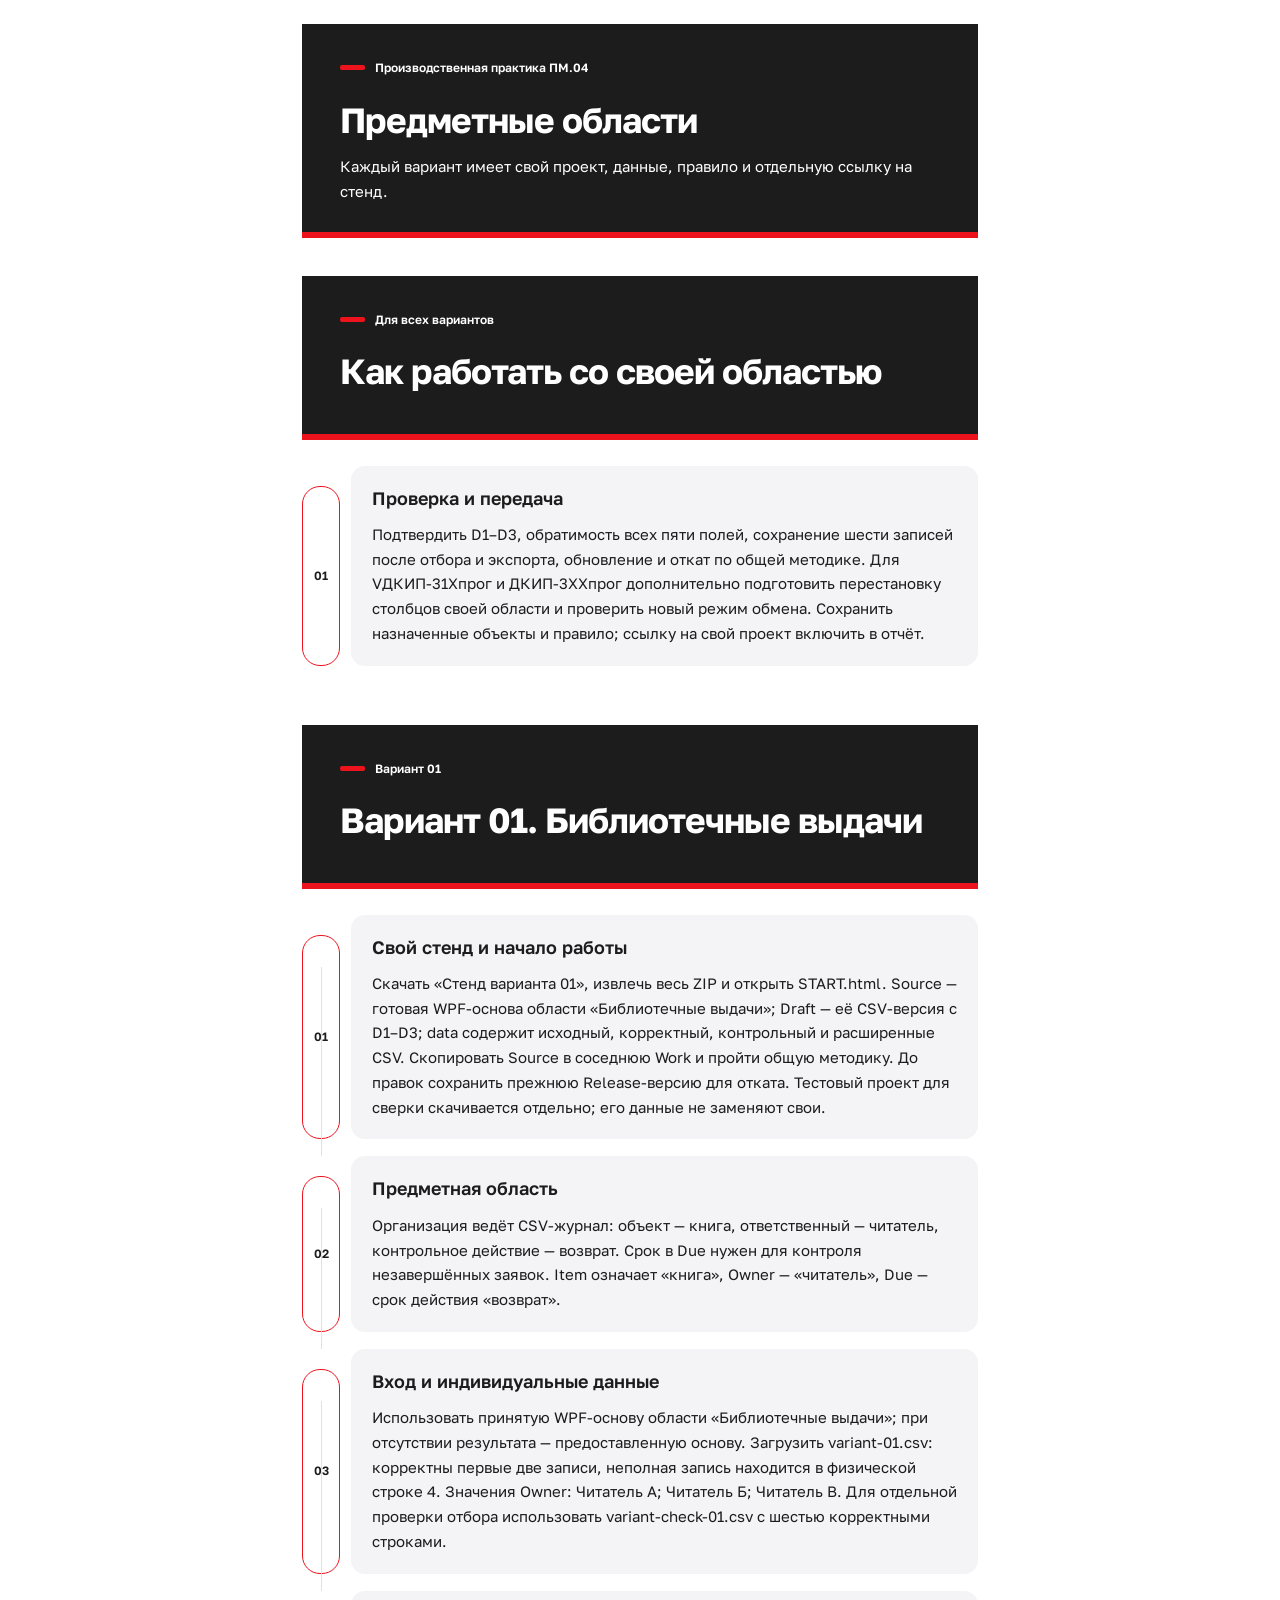
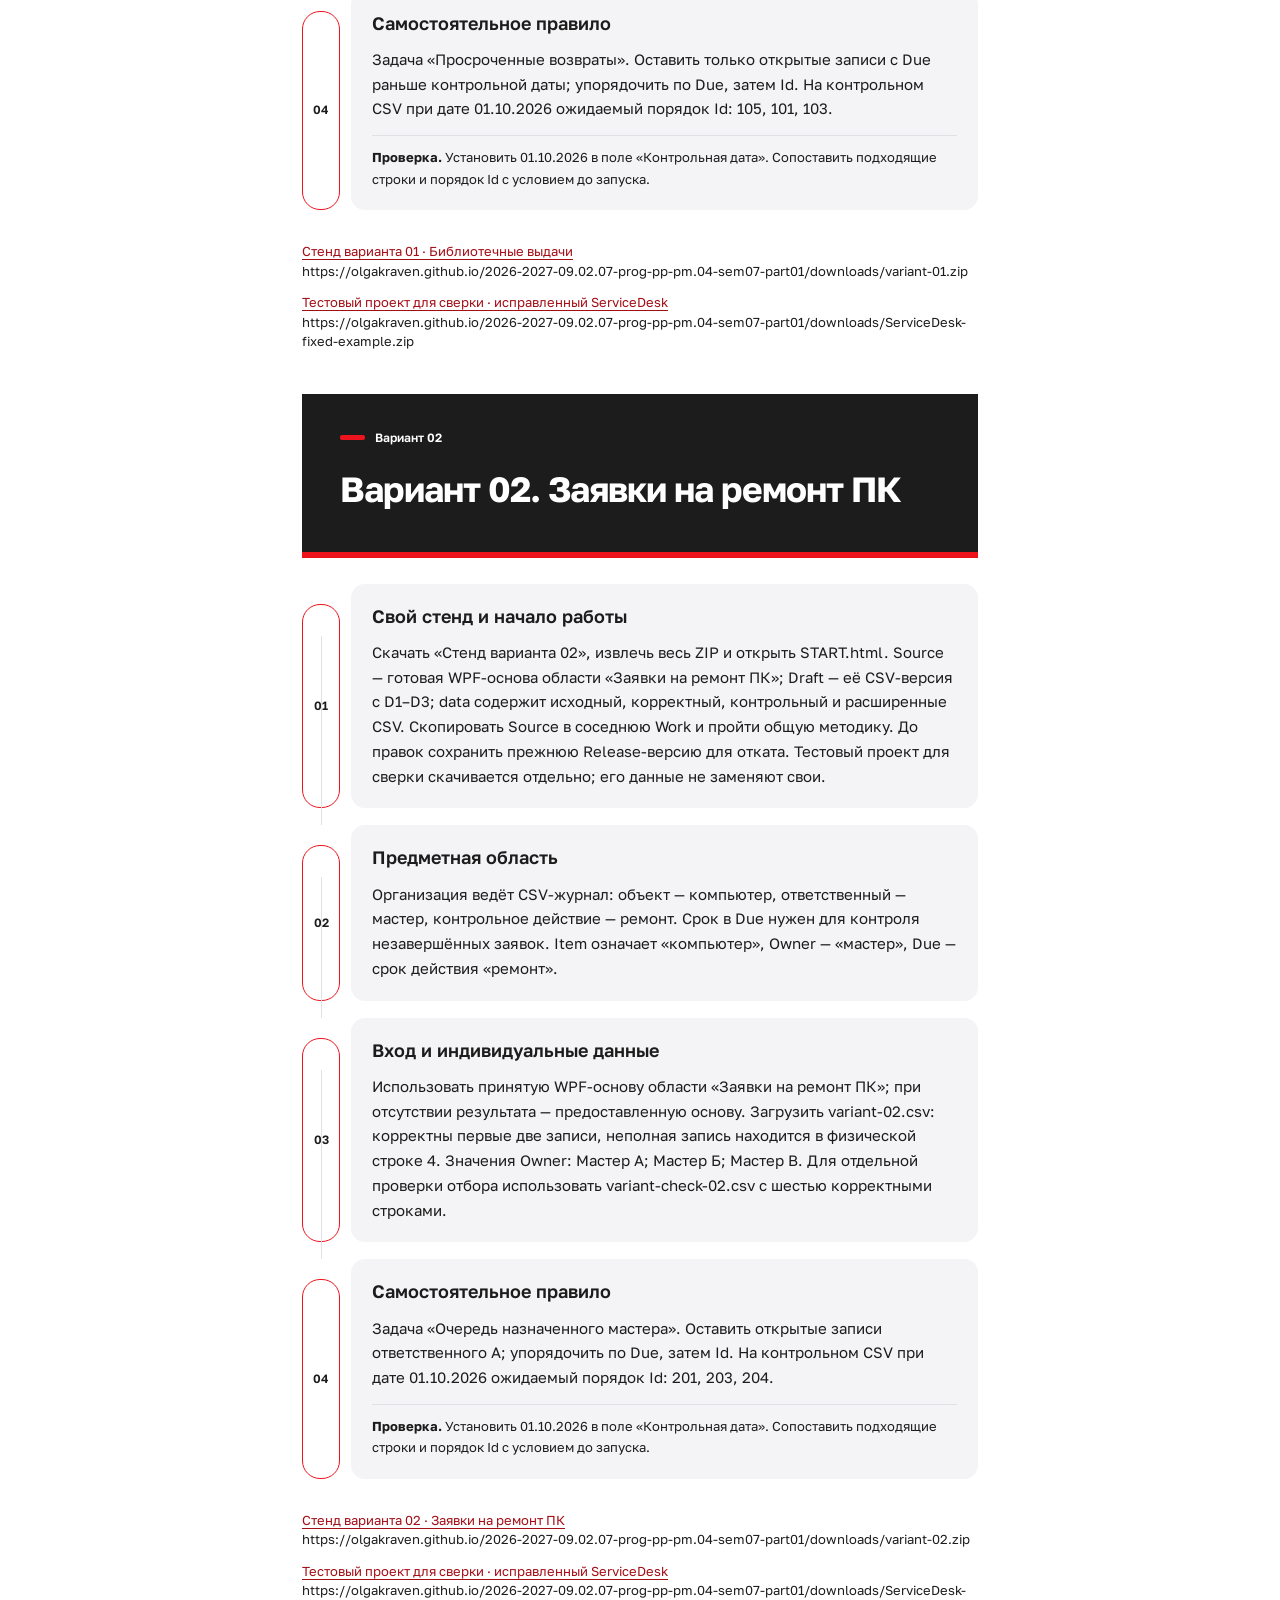
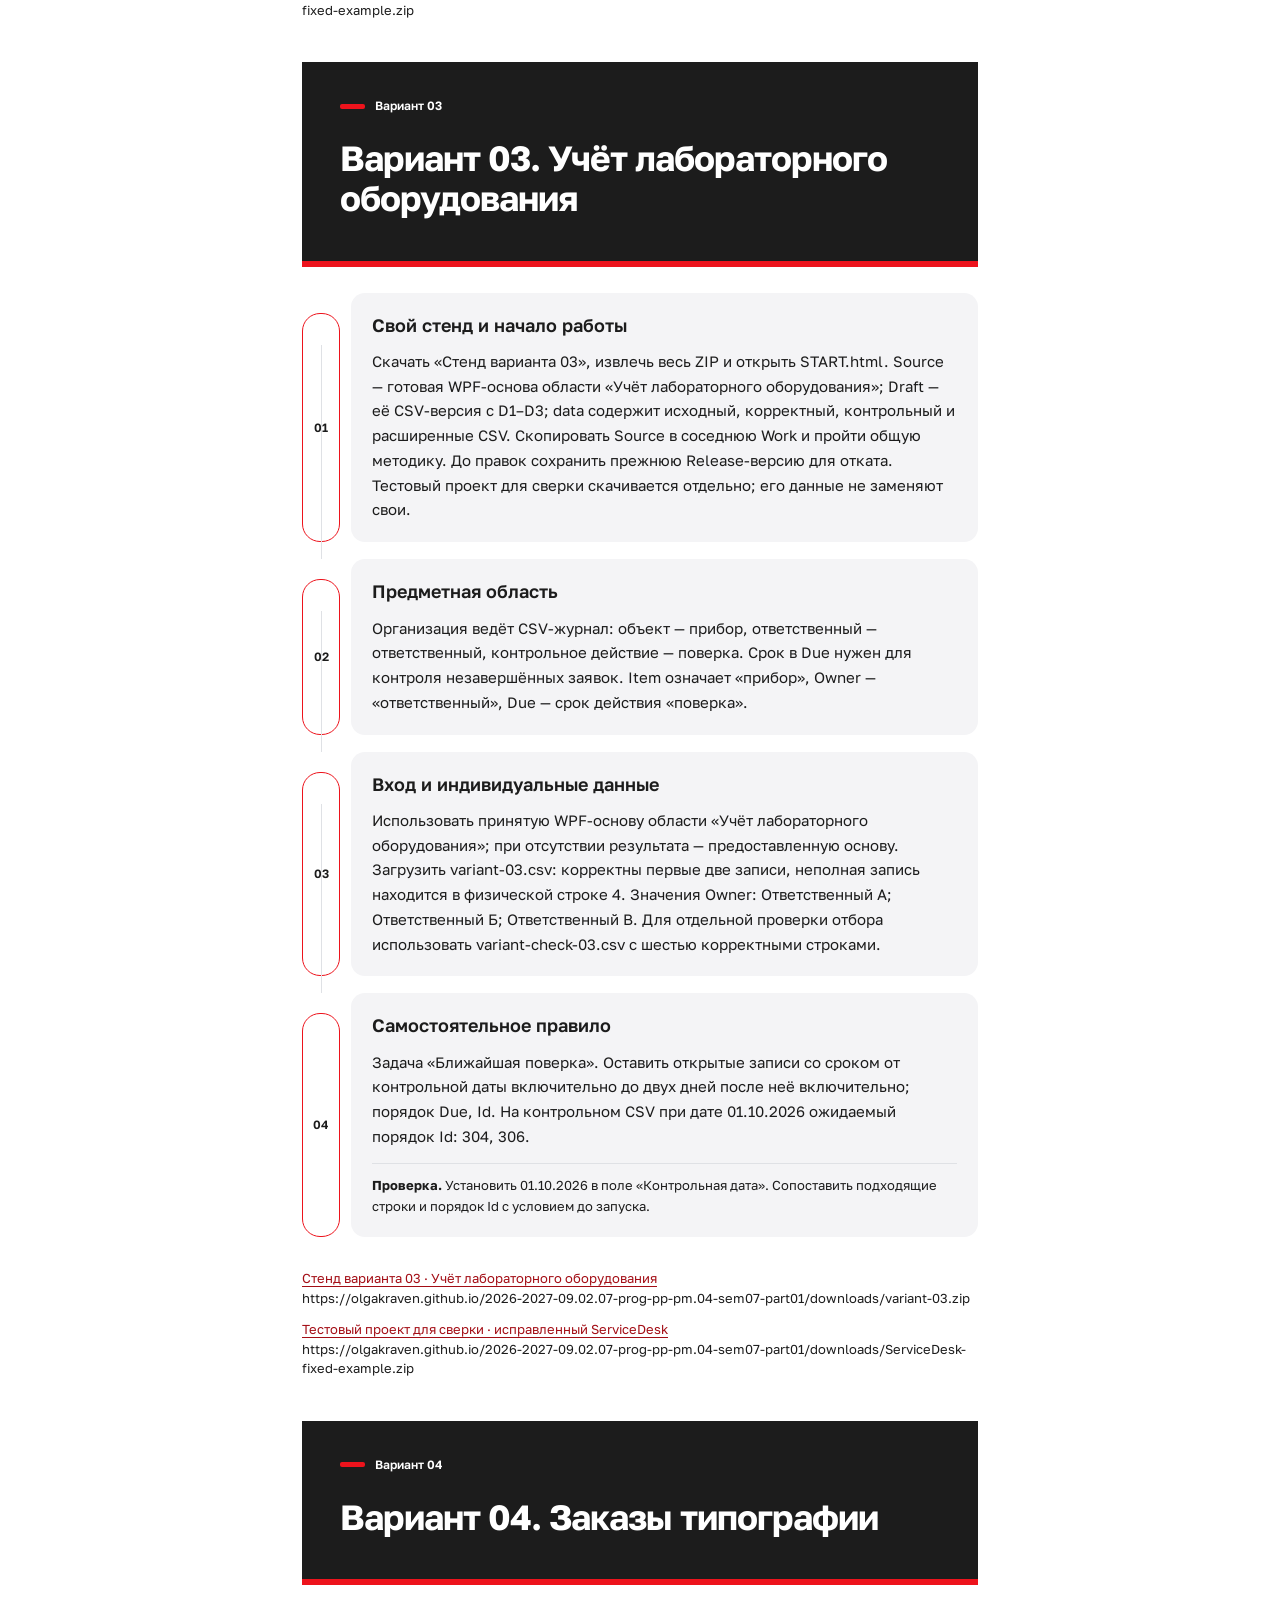
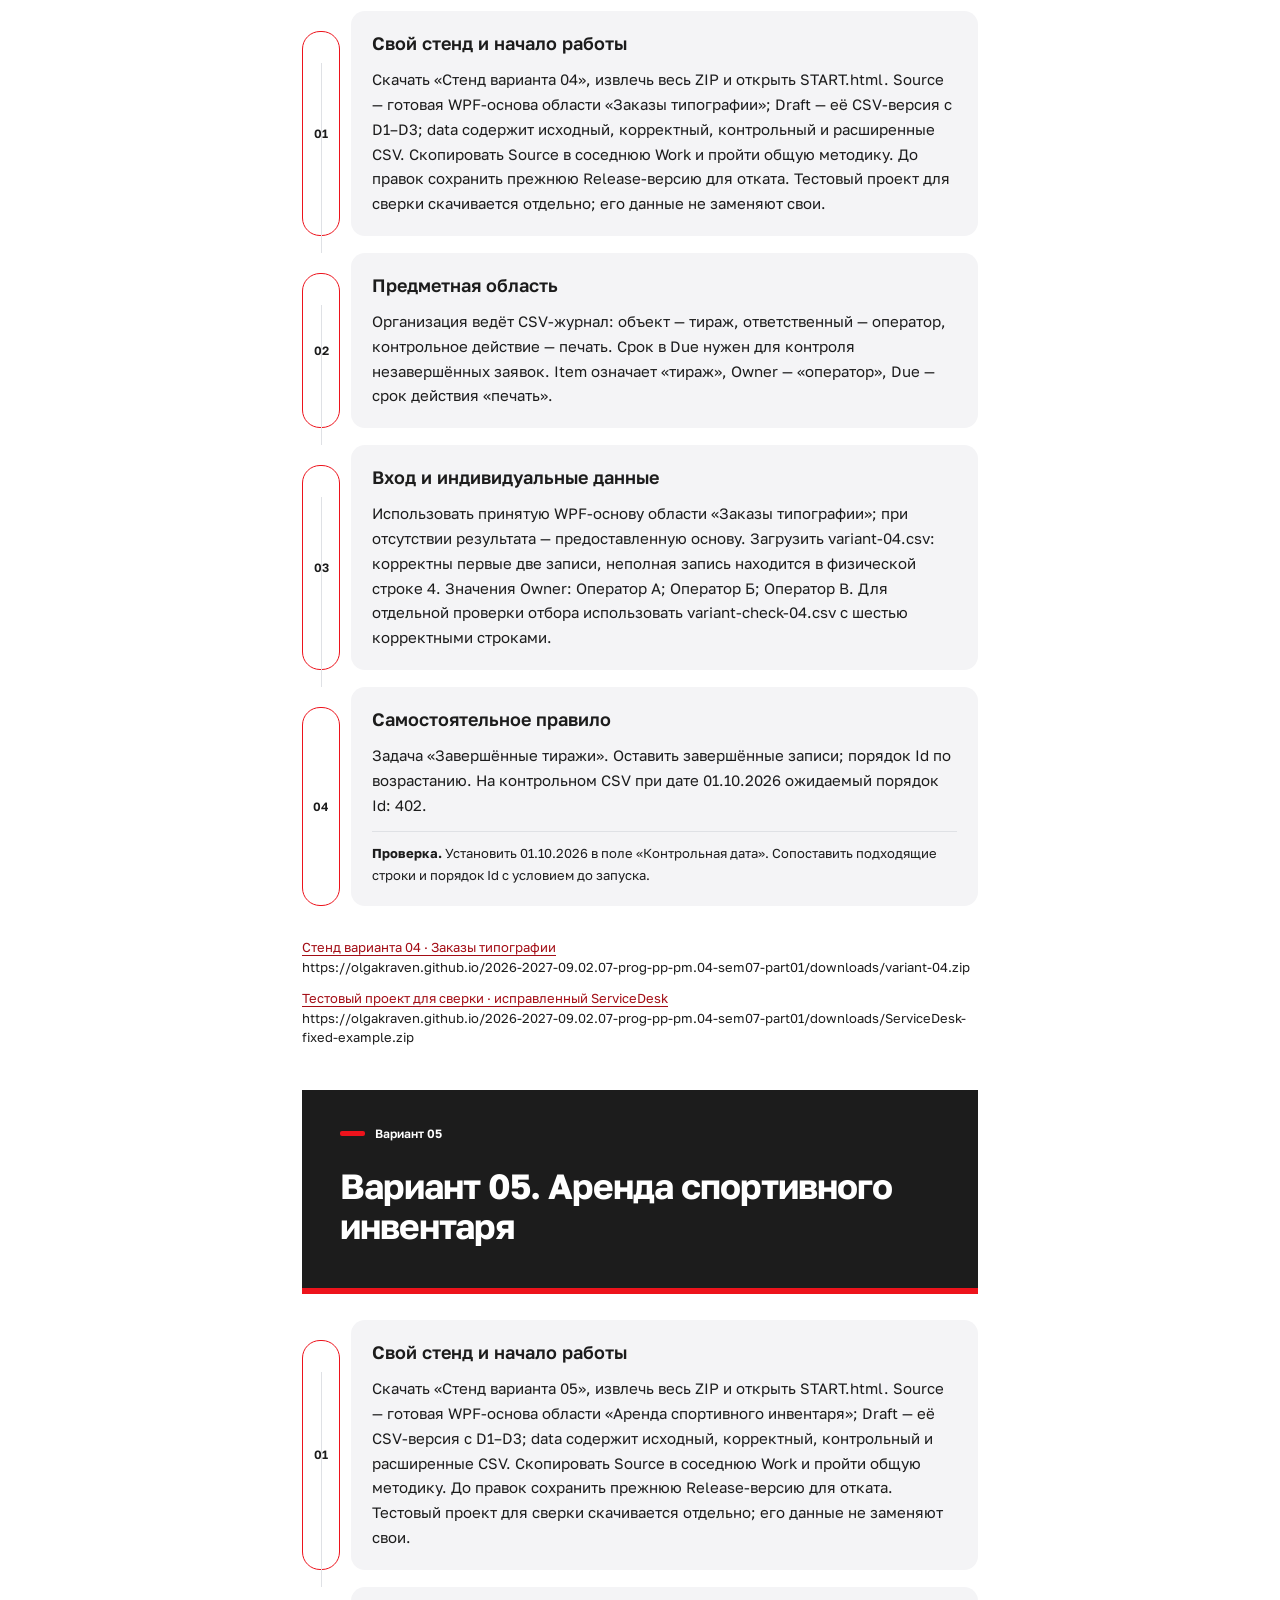
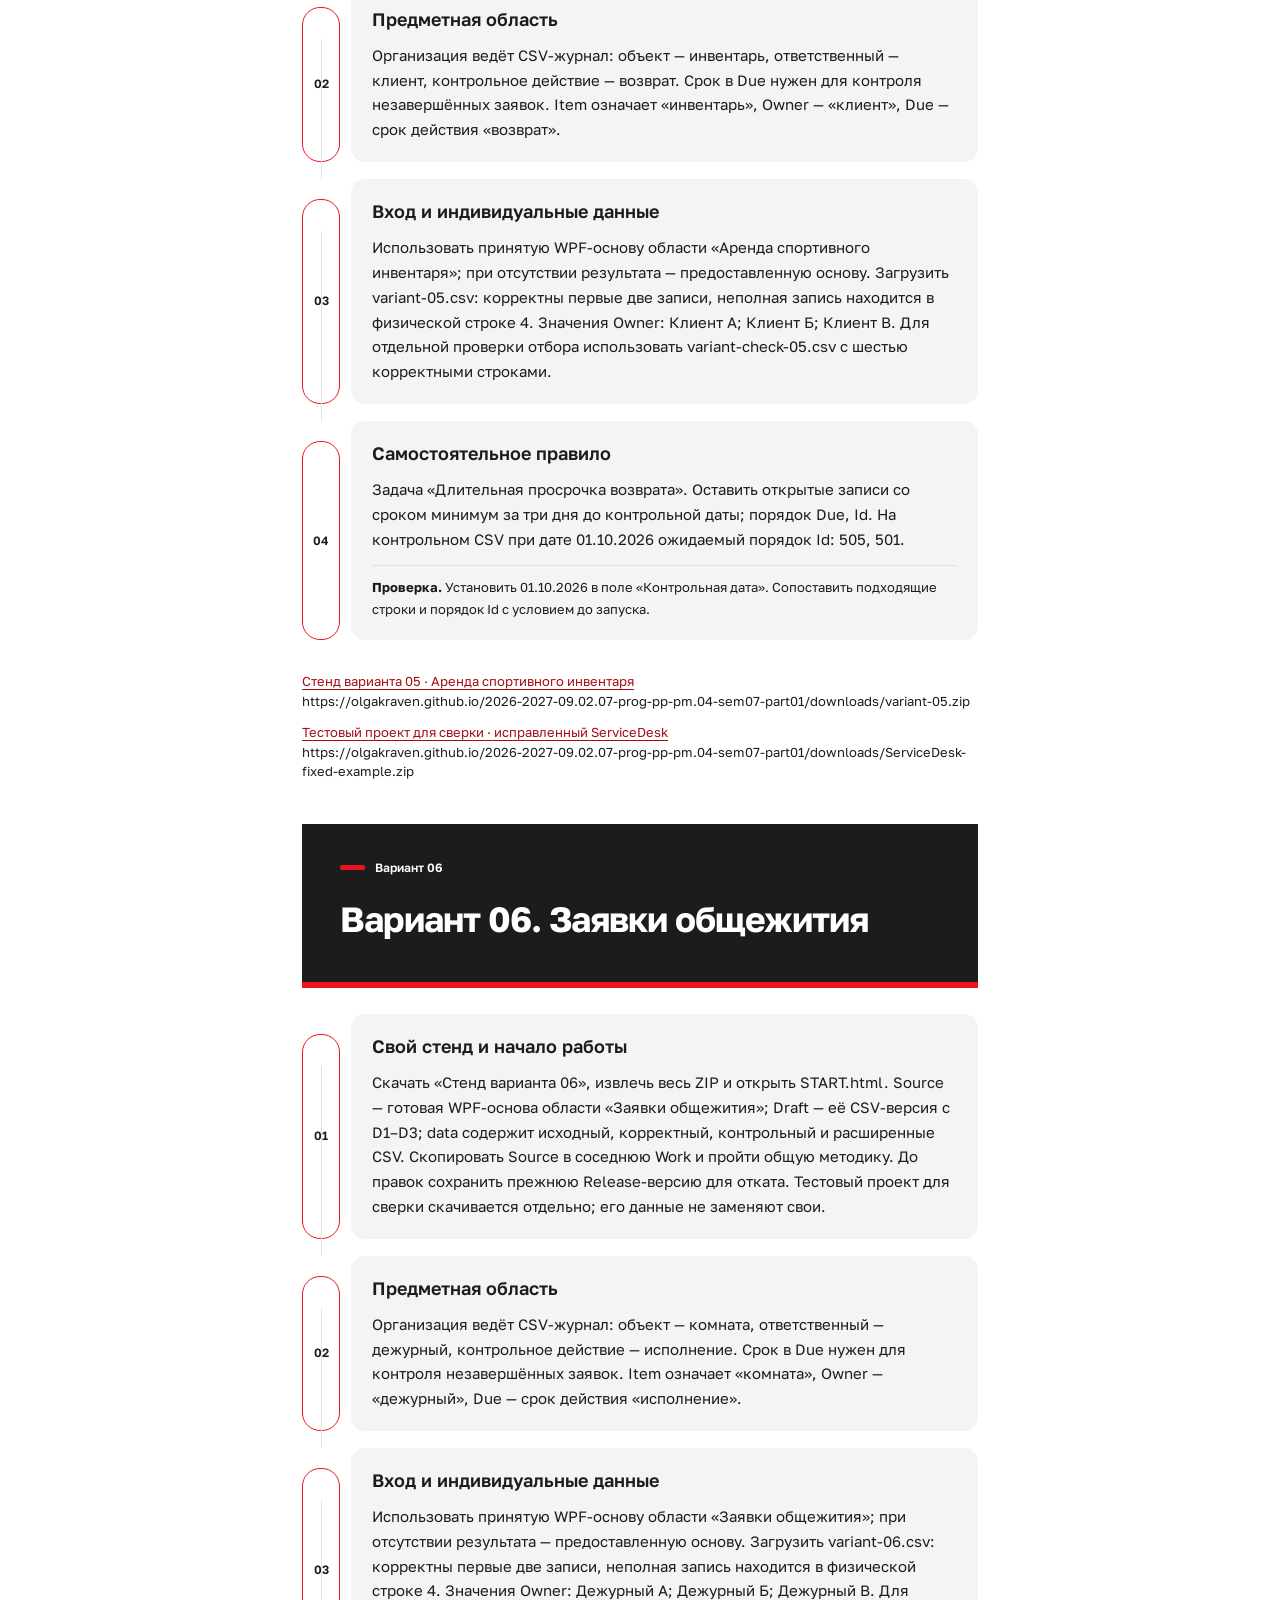
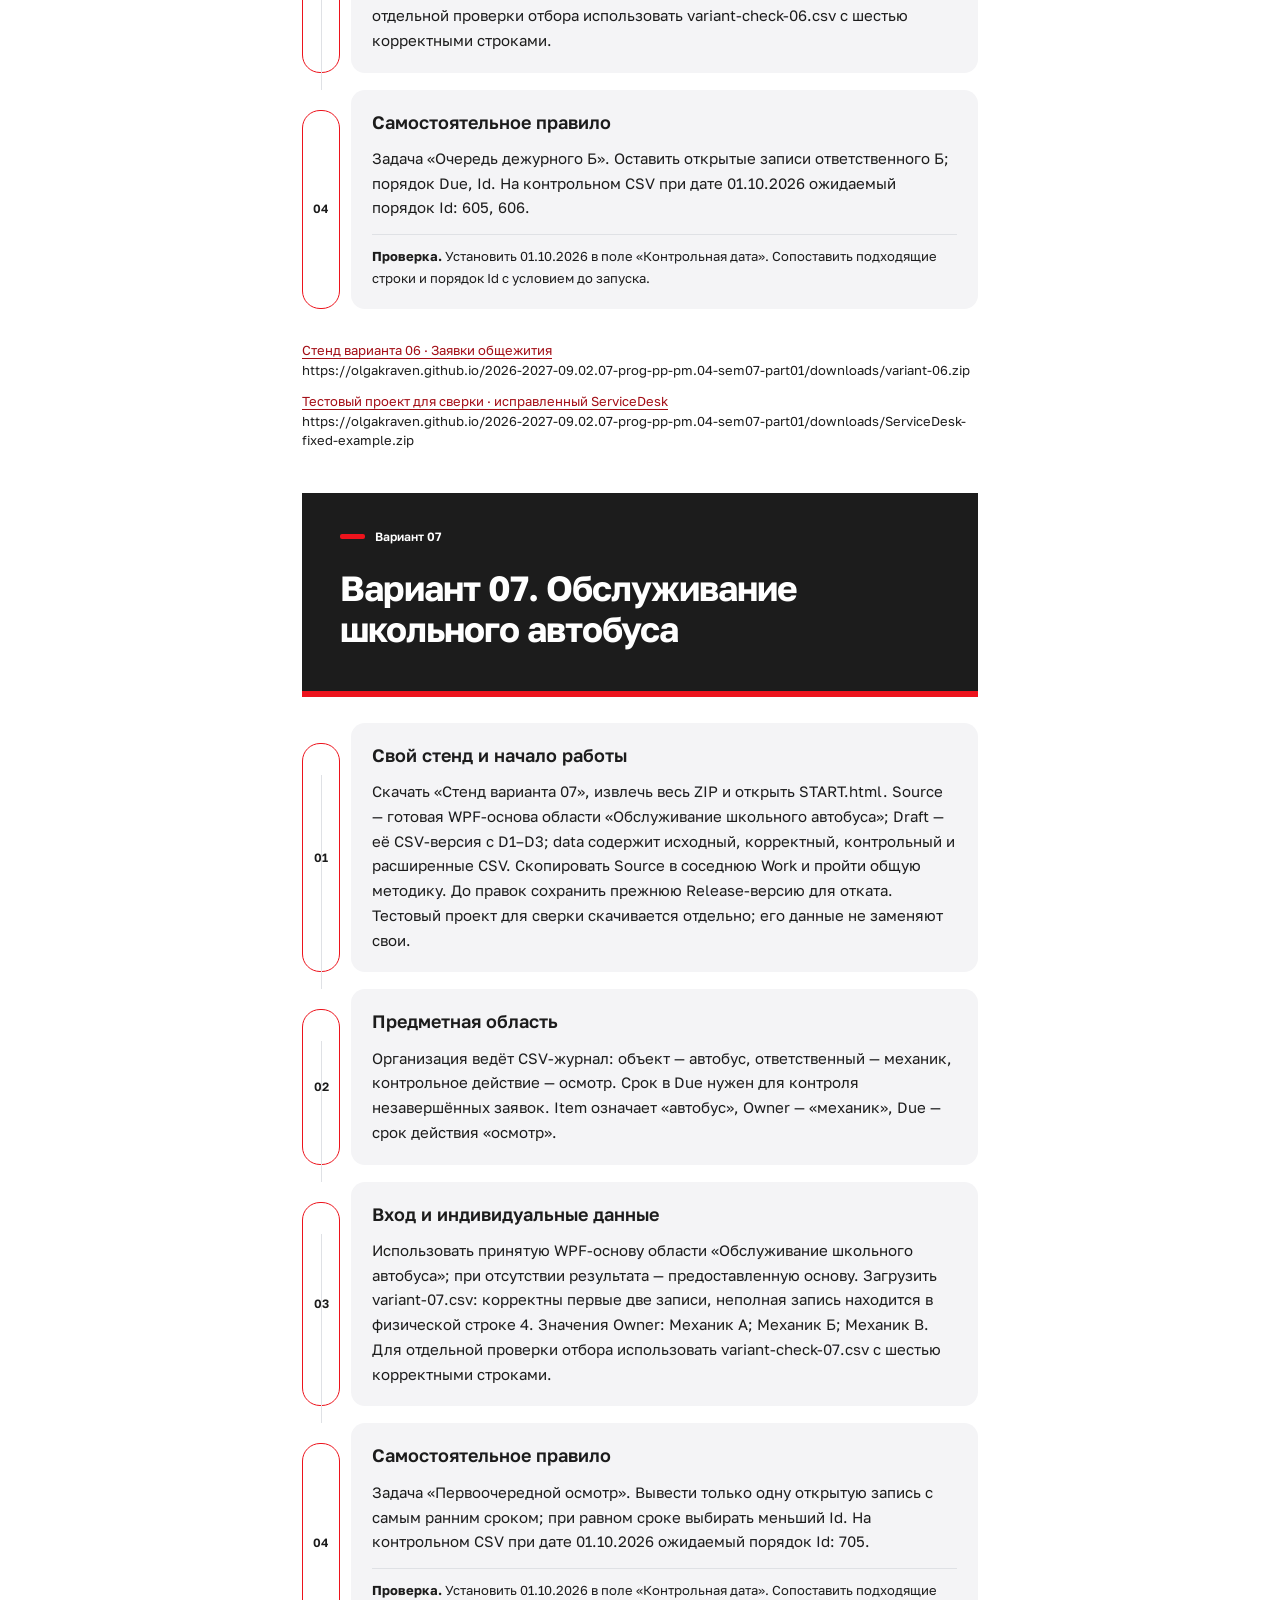
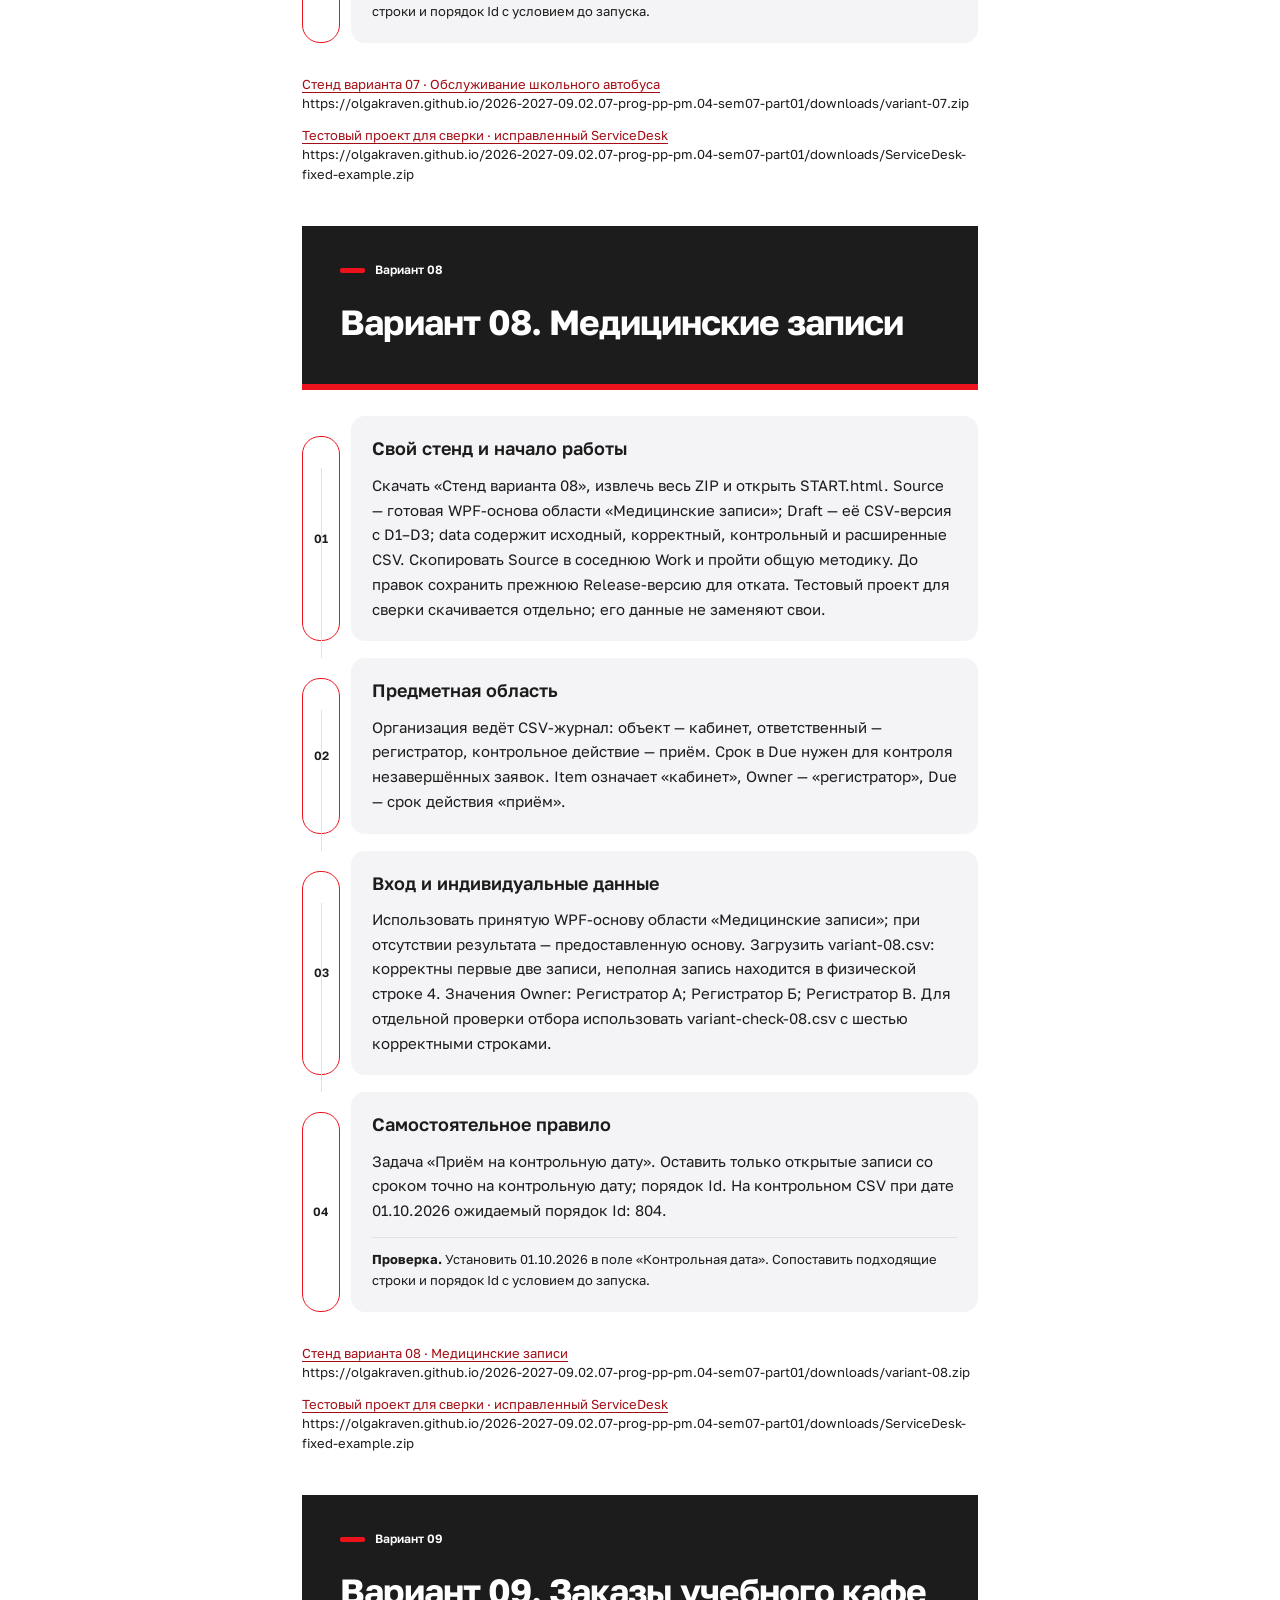
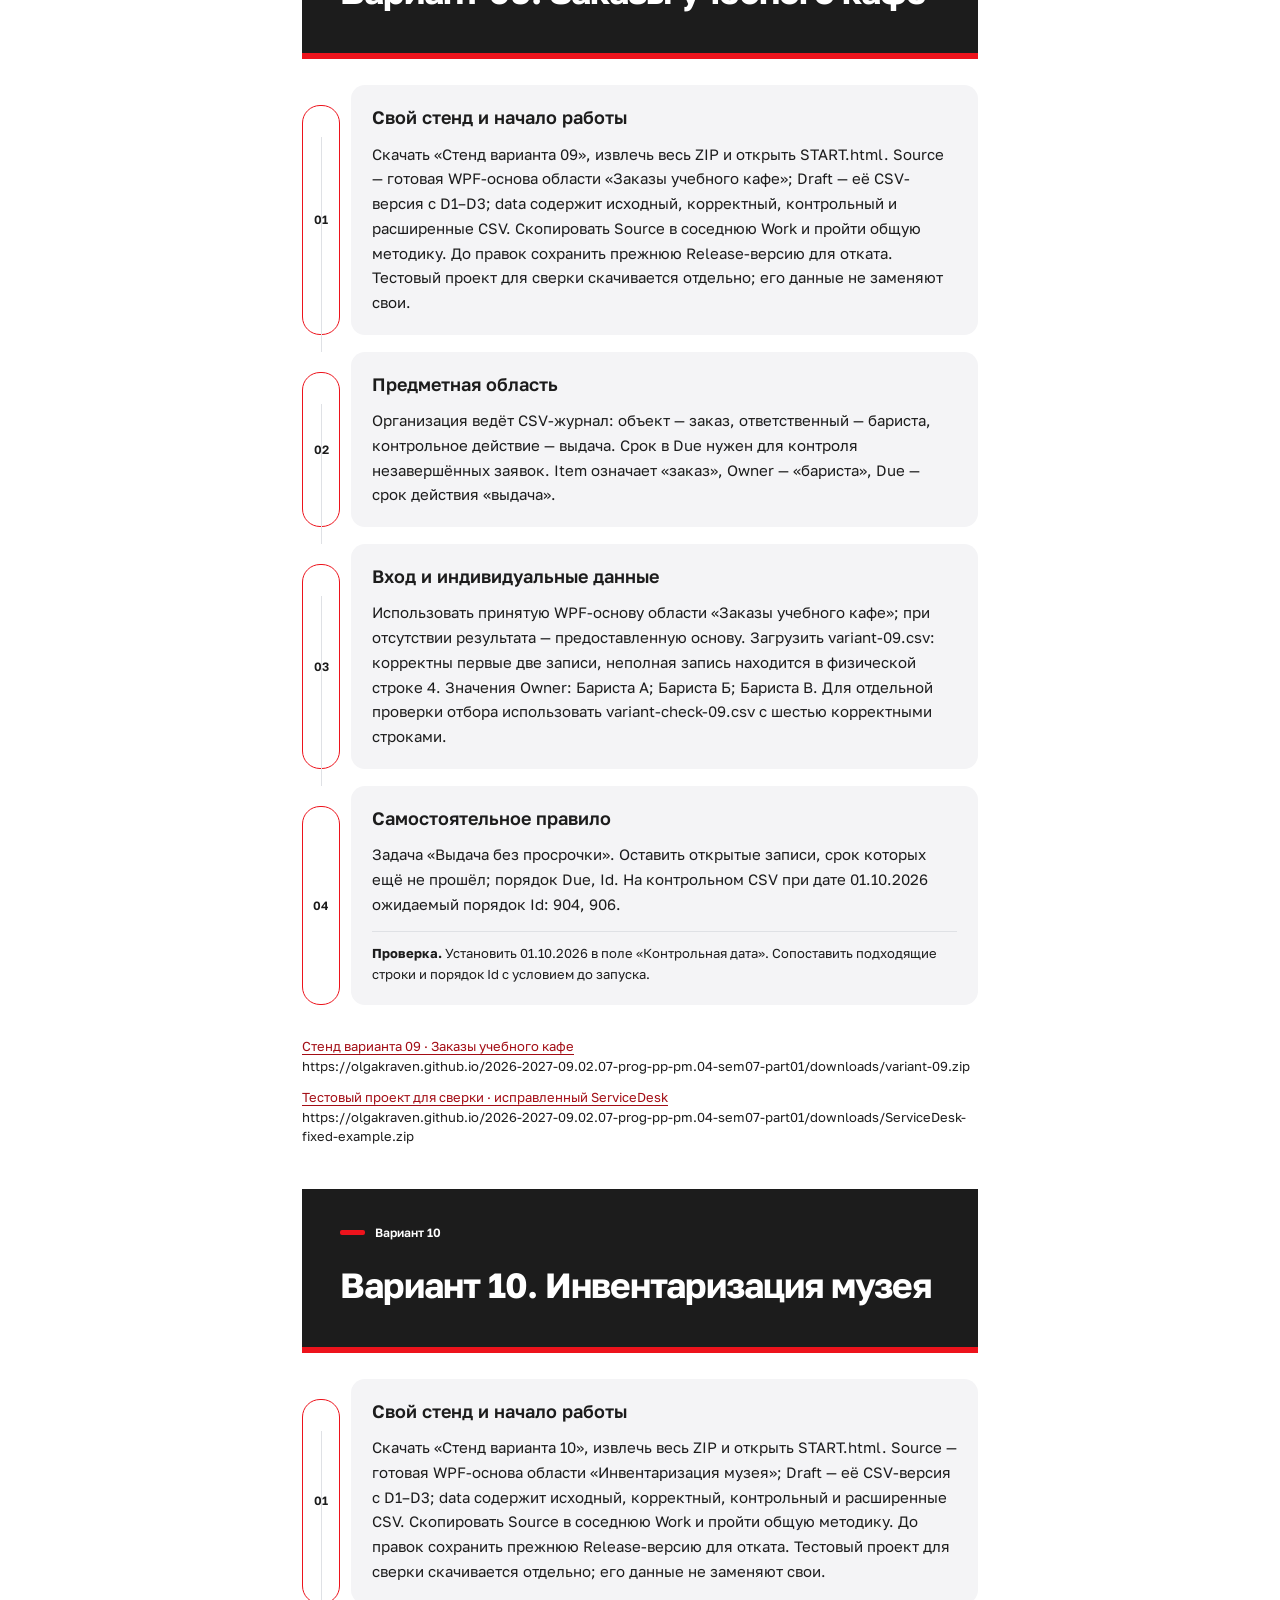
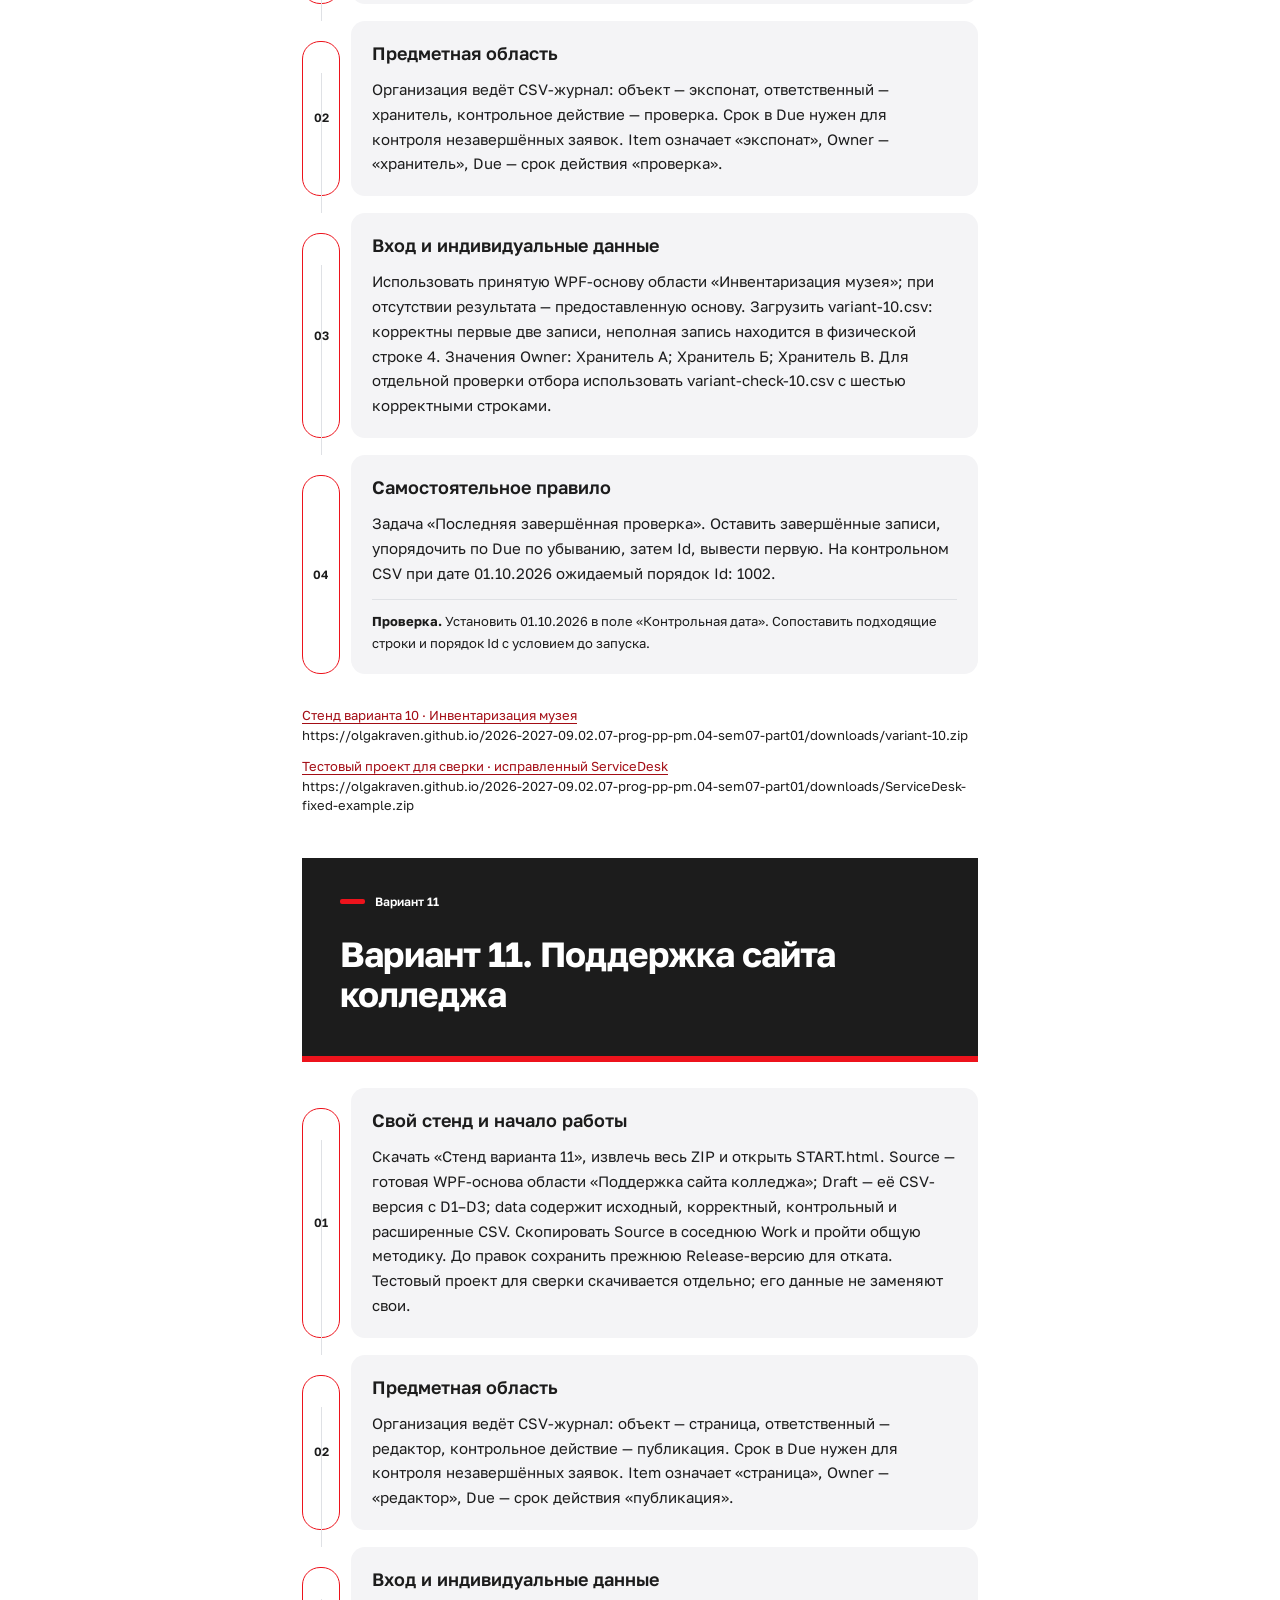
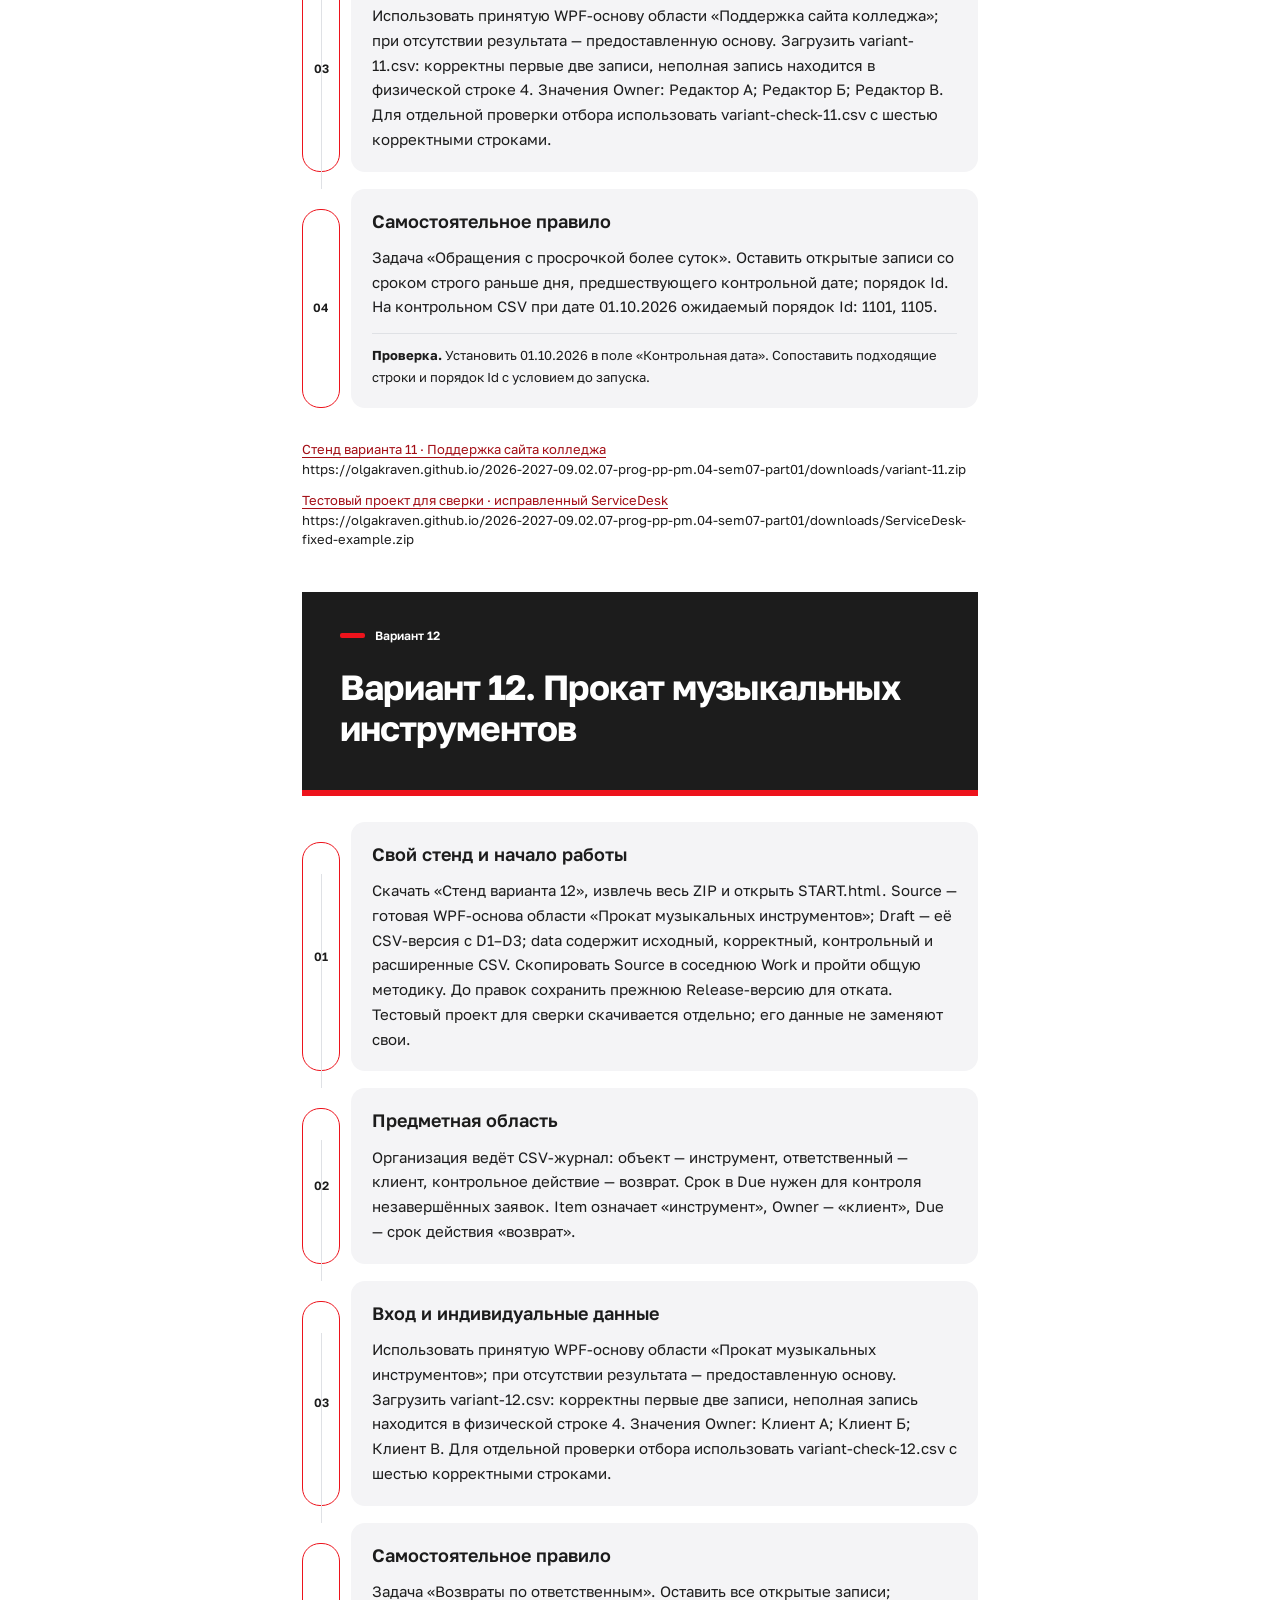
<file: site/print-areas.html>
<!doctype html><html lang="ru"><head><meta charset="utf-8"><meta name="viewport" content="width=device-width,initial-scale=1"><title>Предметные области · ПП ПМ.04</title><link rel="stylesheet" href="assets/style.css"><link rel="icon" href="assets/favicon.svg"></head><body><main id="main"><div class="hero"><p class="section-id">Производственная практика ПМ.04</p><h1>Предметные области</h1><p>Каждый вариант имеет свой проект, данные, правило и отдельную ссылку на стенд.</p></div><article id="common" class="chapter"><header class="doc-head"><p class="section-id">Для всех вариантов</p><h2>Как работать со своей областью</h2></header><ol class="steps"><li class="step"><span class="number" aria-hidden="true">01</span><section class="card"><h3>Проверка и передача</h3><p>Подтвердить D1–D3, обратимость всех пяти полей, сохранение шести записей после отбора и экспорта, обновление и откат по общей методике. Для VДКИП-31Хпрог и ДКИП-3ХХпрог дополнительно подготовить перестановку столбцов своей области и проверить новый режим обмена. Сохранить назначенные объекты и правило; ссылку на свой проект включить в отчёт.</p></section></li></ol><div class="file-links"></div></article><article id="variant-1" class="chapter"><header class="doc-head"><p class="section-id">Вариант 01</p><h2>Вариант 01. Библиотечные выдачи</h2></header><ol class="steps"><li class="step"><span class="number" aria-hidden="true">01</span><section class="card"><h3>Свой стенд и начало работы</h3><p>Скачать «Стенд варианта 01», извлечь весь ZIP и открыть START.html. Source — готовая WPF-основа области «Библиотечные выдачи»; Draft — её CSV-версия с D1–D3; data содержит исходный, корректный, контрольный и расширенные CSV. Скопировать Source в соседнюю Work и пройти общую методику. До правок сохранить прежнюю Release-версию для отката. Тестовый проект для сверки скачивается отдельно; его данные не заменяют свои.</p></section></li><li class="step"><span class="number" aria-hidden="true">02</span><section class="card"><h3>Предметная область</h3><p>Организация ведёт CSV-журнал: объект — книга, ответственный — читатель, контрольное действие — возврат. Срок в Due нужен для контроля незавершённых заявок. Item означает «книга», Owner — «читатель», Due — срок действия «возврат».</p></section></li><li class="step"><span class="number" aria-hidden="true">03</span><section class="card"><h3>Вход и индивидуальные данные</h3><p>Использовать принятую WPF-основу области «Библиотечные выдачи»; при отсутствии результата — предоставленную основу. Загрузить variant-01.csv: корректны первые две записи, неполная запись находится в физической строке 4. Значения Owner: Читатель А; Читатель Б; Читатель В. Для отдельной проверки отбора использовать variant-check-01.csv с шестью корректными строками.</p></section></li><li class="step"><span class="number" aria-hidden="true">04</span><section class="card"><h3>Самостоятельное правило</h3><p>Задача «Просроченные возвраты». Оставить только открытые записи с Due раньше контрольной даты; упорядочить по Due, затем Id. На контрольном CSV при дате 01.10.2026 ожидаемый порядок Id: 105, 101, 103.</p><p class="result"><b>Проверка.</b> Установить 01.10.2026 в поле «Контрольная дата». Сопоставить подходящие строки и порядок Id с условием до запуска.</p></section></li></ol><div class="file-links"><p><a href="https://olgakraven.github.io/2026-2027-09.02.07-prog-pp-pm.04-sem07-part01/downloads/variant-01.zip">Стенд варианта 01 · Библиотечные выдачи</a><br><span>https://olgakraven.github.io/2026-2027-09.02.07-prog-pp-pm.04-sem07-part01/downloads/variant-01.zip</span></p><p><a href="https://olgakraven.github.io/2026-2027-09.02.07-prog-pp-pm.04-sem07-part01/downloads/ServiceDesk-fixed-example.zip">Тестовый проект для сверки · исправленный ServiceDesk</a><br><span>https://olgakraven.github.io/2026-2027-09.02.07-prog-pp-pm.04-sem07-part01/downloads/ServiceDesk-fixed-example.zip</span></p></div></article><article id="variant-2" class="chapter"><header class="doc-head"><p class="section-id">Вариант 02</p><h2>Вариант 02. Заявки на ремонт ПК</h2></header><ol class="steps"><li class="step"><span class="number" aria-hidden="true">01</span><section class="card"><h3>Свой стенд и начало работы</h3><p>Скачать «Стенд варианта 02», извлечь весь ZIP и открыть START.html. Source — готовая WPF-основа области «Заявки на ремонт ПК»; Draft — её CSV-версия с D1–D3; data содержит исходный, корректный, контрольный и расширенные CSV. Скопировать Source в соседнюю Work и пройти общую методику. До правок сохранить прежнюю Release-версию для отката. Тестовый проект для сверки скачивается отдельно; его данные не заменяют свои.</p></section></li><li class="step"><span class="number" aria-hidden="true">02</span><section class="card"><h3>Предметная область</h3><p>Организация ведёт CSV-журнал: объект — компьютер, ответственный — мастер, контрольное действие — ремонт. Срок в Due нужен для контроля незавершённых заявок. Item означает «компьютер», Owner — «мастер», Due — срок действия «ремонт».</p></section></li><li class="step"><span class="number" aria-hidden="true">03</span><section class="card"><h3>Вход и индивидуальные данные</h3><p>Использовать принятую WPF-основу области «Заявки на ремонт ПК»; при отсутствии результата — предоставленную основу. Загрузить variant-02.csv: корректны первые две записи, неполная запись находится в физической строке 4. Значения Owner: Мастер А; Мастер Б; Мастер В. Для отдельной проверки отбора использовать variant-check-02.csv с шестью корректными строками.</p></section></li><li class="step"><span class="number" aria-hidden="true">04</span><section class="card"><h3>Самостоятельное правило</h3><p>Задача «Очередь назначенного мастера». Оставить открытые записи ответственного А; упорядочить по Due, затем Id. На контрольном CSV при дате 01.10.2026 ожидаемый порядок Id: 201, 203, 204.</p><p class="result"><b>Проверка.</b> Установить 01.10.2026 в поле «Контрольная дата». Сопоставить подходящие строки и порядок Id с условием до запуска.</p></section></li></ol><div class="file-links"><p><a href="https://olgakraven.github.io/2026-2027-09.02.07-prog-pp-pm.04-sem07-part01/downloads/variant-02.zip">Стенд варианта 02 · Заявки на ремонт ПК</a><br><span>https://olgakraven.github.io/2026-2027-09.02.07-prog-pp-pm.04-sem07-part01/downloads/variant-02.zip</span></p><p><a href="https://olgakraven.github.io/2026-2027-09.02.07-prog-pp-pm.04-sem07-part01/downloads/ServiceDesk-fixed-example.zip">Тестовый проект для сверки · исправленный ServiceDesk</a><br><span>https://olgakraven.github.io/2026-2027-09.02.07-prog-pp-pm.04-sem07-part01/downloads/ServiceDesk-fixed-example.zip</span></p></div></article><article id="variant-3" class="chapter"><header class="doc-head"><p class="section-id">Вариант 03</p><h2>Вариант 03. Учёт лабораторного оборудования</h2></header><ol class="steps"><li class="step"><span class="number" aria-hidden="true">01</span><section class="card"><h3>Свой стенд и начало работы</h3><p>Скачать «Стенд варианта 03», извлечь весь ZIP и открыть START.html. Source — готовая WPF-основа области «Учёт лабораторного оборудования»; Draft — её CSV-версия с D1–D3; data содержит исходный, корректный, контрольный и расширенные CSV. Скопировать Source в соседнюю Work и пройти общую методику. До правок сохранить прежнюю Release-версию для отката. Тестовый проект для сверки скачивается отдельно; его данные не заменяют свои.</p></section></li><li class="step"><span class="number" aria-hidden="true">02</span><section class="card"><h3>Предметная область</h3><p>Организация ведёт CSV-журнал: объект — прибор, ответственный — ответственный, контрольное действие — поверка. Срок в Due нужен для контроля незавершённых заявок. Item означает «прибор», Owner — «ответственный», Due — срок действия «поверка».</p></section></li><li class="step"><span class="number" aria-hidden="true">03</span><section class="card"><h3>Вход и индивидуальные данные</h3><p>Использовать принятую WPF-основу области «Учёт лабораторного оборудования»; при отсутствии результата — предоставленную основу. Загрузить variant-03.csv: корректны первые две записи, неполная запись находится в физической строке 4. Значения Owner: Ответственный А; Ответственный Б; Ответственный В. Для отдельной проверки отбора использовать variant-check-03.csv с шестью корректными строками.</p></section></li><li class="step"><span class="number" aria-hidden="true">04</span><section class="card"><h3>Самостоятельное правило</h3><p>Задача «Ближайшая поверка». Оставить открытые записи со сроком от контрольной даты включительно до двух дней после неё включительно; порядок Due, Id. На контрольном CSV при дате 01.10.2026 ожидаемый порядок Id: 304, 306.</p><p class="result"><b>Проверка.</b> Установить 01.10.2026 в поле «Контрольная дата». Сопоставить подходящие строки и порядок Id с условием до запуска.</p></section></li></ol><div class="file-links"><p><a href="https://olgakraven.github.io/2026-2027-09.02.07-prog-pp-pm.04-sem07-part01/downloads/variant-03.zip">Стенд варианта 03 · Учёт лабораторного оборудования</a><br><span>https://olgakraven.github.io/2026-2027-09.02.07-prog-pp-pm.04-sem07-part01/downloads/variant-03.zip</span></p><p><a href="https://olgakraven.github.io/2026-2027-09.02.07-prog-pp-pm.04-sem07-part01/downloads/ServiceDesk-fixed-example.zip">Тестовый проект для сверки · исправленный ServiceDesk</a><br><span>https://olgakraven.github.io/2026-2027-09.02.07-prog-pp-pm.04-sem07-part01/downloads/ServiceDesk-fixed-example.zip</span></p></div></article><article id="variant-4" class="chapter"><header class="doc-head"><p class="section-id">Вариант 04</p><h2>Вариант 04. Заказы типографии</h2></header><ol class="steps"><li class="step"><span class="number" aria-hidden="true">01</span><section class="card"><h3>Свой стенд и начало работы</h3><p>Скачать «Стенд варианта 04», извлечь весь ZIP и открыть START.html. Source — готовая WPF-основа области «Заказы типографии»; Draft — её CSV-версия с D1–D3; data содержит исходный, корректный, контрольный и расширенные CSV. Скопировать Source в соседнюю Work и пройти общую методику. До правок сохранить прежнюю Release-версию для отката. Тестовый проект для сверки скачивается отдельно; его данные не заменяют свои.</p></section></li><li class="step"><span class="number" aria-hidden="true">02</span><section class="card"><h3>Предметная область</h3><p>Организация ведёт CSV-журнал: объект — тираж, ответственный — оператор, контрольное действие — печать. Срок в Due нужен для контроля незавершённых заявок. Item означает «тираж», Owner — «оператор», Due — срок действия «печать».</p></section></li><li class="step"><span class="number" aria-hidden="true">03</span><section class="card"><h3>Вход и индивидуальные данные</h3><p>Использовать принятую WPF-основу области «Заказы типографии»; при отсутствии результата — предоставленную основу. Загрузить variant-04.csv: корректны первые две записи, неполная запись находится в физической строке 4. Значения Owner: Оператор А; Оператор Б; Оператор В. Для отдельной проверки отбора использовать variant-check-04.csv с шестью корректными строками.</p></section></li><li class="step"><span class="number" aria-hidden="true">04</span><section class="card"><h3>Самостоятельное правило</h3><p>Задача «Завершённые тиражи». Оставить завершённые записи; порядок Id по возрастанию. На контрольном CSV при дате 01.10.2026 ожидаемый порядок Id: 402.</p><p class="result"><b>Проверка.</b> Установить 01.10.2026 в поле «Контрольная дата». Сопоставить подходящие строки и порядок Id с условием до запуска.</p></section></li></ol><div class="file-links"><p><a href="https://olgakraven.github.io/2026-2027-09.02.07-prog-pp-pm.04-sem07-part01/downloads/variant-04.zip">Стенд варианта 04 · Заказы типографии</a><br><span>https://olgakraven.github.io/2026-2027-09.02.07-prog-pp-pm.04-sem07-part01/downloads/variant-04.zip</span></p><p><a href="https://olgakraven.github.io/2026-2027-09.02.07-prog-pp-pm.04-sem07-part01/downloads/ServiceDesk-fixed-example.zip">Тестовый проект для сверки · исправленный ServiceDesk</a><br><span>https://olgakraven.github.io/2026-2027-09.02.07-prog-pp-pm.04-sem07-part01/downloads/ServiceDesk-fixed-example.zip</span></p></div></article><article id="variant-5" class="chapter"><header class="doc-head"><p class="section-id">Вариант 05</p><h2>Вариант 05. Аренда спортивного инвентаря</h2></header><ol class="steps"><li class="step"><span class="number" aria-hidden="true">01</span><section class="card"><h3>Свой стенд и начало работы</h3><p>Скачать «Стенд варианта 05», извлечь весь ZIP и открыть START.html. Source — готовая WPF-основа области «Аренда спортивного инвентаря»; Draft — её CSV-версия с D1–D3; data содержит исходный, корректный, контрольный и расширенные CSV. Скопировать Source в соседнюю Work и пройти общую методику. До правок сохранить прежнюю Release-версию для отката. Тестовый проект для сверки скачивается отдельно; его данные не заменяют свои.</p></section></li><li class="step"><span class="number" aria-hidden="true">02</span><section class="card"><h3>Предметная область</h3><p>Организация ведёт CSV-журнал: объект — инвентарь, ответственный — клиент, контрольное действие — возврат. Срок в Due нужен для контроля незавершённых заявок. Item означает «инвентарь», Owner — «клиент», Due — срок действия «возврат».</p></section></li><li class="step"><span class="number" aria-hidden="true">03</span><section class="card"><h3>Вход и индивидуальные данные</h3><p>Использовать принятую WPF-основу области «Аренда спортивного инвентаря»; при отсутствии результата — предоставленную основу. Загрузить variant-05.csv: корректны первые две записи, неполная запись находится в физической строке 4. Значения Owner: Клиент А; Клиент Б; Клиент В. Для отдельной проверки отбора использовать variant-check-05.csv с шестью корректными строками.</p></section></li><li class="step"><span class="number" aria-hidden="true">04</span><section class="card"><h3>Самостоятельное правило</h3><p>Задача «Длительная просрочка возврата». Оставить открытые записи со сроком минимум за три дня до контрольной даты; порядок Due, Id. На контрольном CSV при дате 01.10.2026 ожидаемый порядок Id: 505, 501.</p><p class="result"><b>Проверка.</b> Установить 01.10.2026 в поле «Контрольная дата». Сопоставить подходящие строки и порядок Id с условием до запуска.</p></section></li></ol><div class="file-links"><p><a href="https://olgakraven.github.io/2026-2027-09.02.07-prog-pp-pm.04-sem07-part01/downloads/variant-05.zip">Стенд варианта 05 · Аренда спортивного инвентаря</a><br><span>https://olgakraven.github.io/2026-2027-09.02.07-prog-pp-pm.04-sem07-part01/downloads/variant-05.zip</span></p><p><a href="https://olgakraven.github.io/2026-2027-09.02.07-prog-pp-pm.04-sem07-part01/downloads/ServiceDesk-fixed-example.zip">Тестовый проект для сверки · исправленный ServiceDesk</a><br><span>https://olgakraven.github.io/2026-2027-09.02.07-prog-pp-pm.04-sem07-part01/downloads/ServiceDesk-fixed-example.zip</span></p></div></article><article id="variant-6" class="chapter"><header class="doc-head"><p class="section-id">Вариант 06</p><h2>Вариант 06. Заявки общежития</h2></header><ol class="steps"><li class="step"><span class="number" aria-hidden="true">01</span><section class="card"><h3>Свой стенд и начало работы</h3><p>Скачать «Стенд варианта 06», извлечь весь ZIP и открыть START.html. Source — готовая WPF-основа области «Заявки общежития»; Draft — её CSV-версия с D1–D3; data содержит исходный, корректный, контрольный и расширенные CSV. Скопировать Source в соседнюю Work и пройти общую методику. До правок сохранить прежнюю Release-версию для отката. Тестовый проект для сверки скачивается отдельно; его данные не заменяют свои.</p></section></li><li class="step"><span class="number" aria-hidden="true">02</span><section class="card"><h3>Предметная область</h3><p>Организация ведёт CSV-журнал: объект — комната, ответственный — дежурный, контрольное действие — исполнение. Срок в Due нужен для контроля незавершённых заявок. Item означает «комната», Owner — «дежурный», Due — срок действия «исполнение».</p></section></li><li class="step"><span class="number" aria-hidden="true">03</span><section class="card"><h3>Вход и индивидуальные данные</h3><p>Использовать принятую WPF-основу области «Заявки общежития»; при отсутствии результата — предоставленную основу. Загрузить variant-06.csv: корректны первые две записи, неполная запись находится в физической строке 4. Значения Owner: Дежурный А; Дежурный Б; Дежурный В. Для отдельной проверки отбора использовать variant-check-06.csv с шестью корректными строками.</p></section></li><li class="step"><span class="number" aria-hidden="true">04</span><section class="card"><h3>Самостоятельное правило</h3><p>Задача «Очередь дежурного Б». Оставить открытые записи ответственного Б; порядок Due, Id. На контрольном CSV при дате 01.10.2026 ожидаемый порядок Id: 605, 606.</p><p class="result"><b>Проверка.</b> Установить 01.10.2026 в поле «Контрольная дата». Сопоставить подходящие строки и порядок Id с условием до запуска.</p></section></li></ol><div class="file-links"><p><a href="https://olgakraven.github.io/2026-2027-09.02.07-prog-pp-pm.04-sem07-part01/downloads/variant-06.zip">Стенд варианта 06 · Заявки общежития</a><br><span>https://olgakraven.github.io/2026-2027-09.02.07-prog-pp-pm.04-sem07-part01/downloads/variant-06.zip</span></p><p><a href="https://olgakraven.github.io/2026-2027-09.02.07-prog-pp-pm.04-sem07-part01/downloads/ServiceDesk-fixed-example.zip">Тестовый проект для сверки · исправленный ServiceDesk</a><br><span>https://olgakraven.github.io/2026-2027-09.02.07-prog-pp-pm.04-sem07-part01/downloads/ServiceDesk-fixed-example.zip</span></p></div></article><article id="variant-7" class="chapter"><header class="doc-head"><p class="section-id">Вариант 07</p><h2>Вариант 07. Обслуживание школьного автобуса</h2></header><ol class="steps"><li class="step"><span class="number" aria-hidden="true">01</span><section class="card"><h3>Свой стенд и начало работы</h3><p>Скачать «Стенд варианта 07», извлечь весь ZIP и открыть START.html. Source — готовая WPF-основа области «Обслуживание школьного автобуса»; Draft — её CSV-версия с D1–D3; data содержит исходный, корректный, контрольный и расширенные CSV. Скопировать Source в соседнюю Work и пройти общую методику. До правок сохранить прежнюю Release-версию для отката. Тестовый проект для сверки скачивается отдельно; его данные не заменяют свои.</p></section></li><li class="step"><span class="number" aria-hidden="true">02</span><section class="card"><h3>Предметная область</h3><p>Организация ведёт CSV-журнал: объект — автобус, ответственный — механик, контрольное действие — осмотр. Срок в Due нужен для контроля незавершённых заявок. Item означает «автобус», Owner — «механик», Due — срок действия «осмотр».</p></section></li><li class="step"><span class="number" aria-hidden="true">03</span><section class="card"><h3>Вход и индивидуальные данные</h3><p>Использовать принятую WPF-основу области «Обслуживание школьного автобуса»; при отсутствии результата — предоставленную основу. Загрузить variant-07.csv: корректны первые две записи, неполная запись находится в физической строке 4. Значения Owner: Механик А; Механик Б; Механик В. Для отдельной проверки отбора использовать variant-check-07.csv с шестью корректными строками.</p></section></li><li class="step"><span class="number" aria-hidden="true">04</span><section class="card"><h3>Самостоятельное правило</h3><p>Задача «Первоочередной осмотр». Вывести только одну открытую запись с самым ранним сроком; при равном сроке выбирать меньший Id. На контрольном CSV при дате 01.10.2026 ожидаемый порядок Id: 705.</p><p class="result"><b>Проверка.</b> Установить 01.10.2026 в поле «Контрольная дата». Сопоставить подходящие строки и порядок Id с условием до запуска.</p></section></li></ol><div class="file-links"><p><a href="https://olgakraven.github.io/2026-2027-09.02.07-prog-pp-pm.04-sem07-part01/downloads/variant-07.zip">Стенд варианта 07 · Обслуживание школьного автобуса</a><br><span>https://olgakraven.github.io/2026-2027-09.02.07-prog-pp-pm.04-sem07-part01/downloads/variant-07.zip</span></p><p><a href="https://olgakraven.github.io/2026-2027-09.02.07-prog-pp-pm.04-sem07-part01/downloads/ServiceDesk-fixed-example.zip">Тестовый проект для сверки · исправленный ServiceDesk</a><br><span>https://olgakraven.github.io/2026-2027-09.02.07-prog-pp-pm.04-sem07-part01/downloads/ServiceDesk-fixed-example.zip</span></p></div></article><article id="variant-8" class="chapter"><header class="doc-head"><p class="section-id">Вариант 08</p><h2>Вариант 08. Медицинские записи</h2></header><ol class="steps"><li class="step"><span class="number" aria-hidden="true">01</span><section class="card"><h3>Свой стенд и начало работы</h3><p>Скачать «Стенд варианта 08», извлечь весь ZIP и открыть START.html. Source — готовая WPF-основа области «Медицинские записи»; Draft — её CSV-версия с D1–D3; data содержит исходный, корректный, контрольный и расширенные CSV. Скопировать Source в соседнюю Work и пройти общую методику. До правок сохранить прежнюю Release-версию для отката. Тестовый проект для сверки скачивается отдельно; его данные не заменяют свои.</p></section></li><li class="step"><span class="number" aria-hidden="true">02</span><section class="card"><h3>Предметная область</h3><p>Организация ведёт CSV-журнал: объект — кабинет, ответственный — регистратор, контрольное действие — приём. Срок в Due нужен для контроля незавершённых заявок. Item означает «кабинет», Owner — «регистратор», Due — срок действия «приём».</p></section></li><li class="step"><span class="number" aria-hidden="true">03</span><section class="card"><h3>Вход и индивидуальные данные</h3><p>Использовать принятую WPF-основу области «Медицинские записи»; при отсутствии результата — предоставленную основу. Загрузить variant-08.csv: корректны первые две записи, неполная запись находится в физической строке 4. Значения Owner: Регистратор А; Регистратор Б; Регистратор В. Для отдельной проверки отбора использовать variant-check-08.csv с шестью корректными строками.</p></section></li><li class="step"><span class="number" aria-hidden="true">04</span><section class="card"><h3>Самостоятельное правило</h3><p>Задача «Приём на контрольную дату». Оставить только открытые записи со сроком точно на контрольную дату; порядок Id. На контрольном CSV при дате 01.10.2026 ожидаемый порядок Id: 804.</p><p class="result"><b>Проверка.</b> Установить 01.10.2026 в поле «Контрольная дата». Сопоставить подходящие строки и порядок Id с условием до запуска.</p></section></li></ol><div class="file-links"><p><a href="https://olgakraven.github.io/2026-2027-09.02.07-prog-pp-pm.04-sem07-part01/downloads/variant-08.zip">Стенд варианта 08 · Медицинские записи</a><br><span>https://olgakraven.github.io/2026-2027-09.02.07-prog-pp-pm.04-sem07-part01/downloads/variant-08.zip</span></p><p><a href="https://olgakraven.github.io/2026-2027-09.02.07-prog-pp-pm.04-sem07-part01/downloads/ServiceDesk-fixed-example.zip">Тестовый проект для сверки · исправленный ServiceDesk</a><br><span>https://olgakraven.github.io/2026-2027-09.02.07-prog-pp-pm.04-sem07-part01/downloads/ServiceDesk-fixed-example.zip</span></p></div></article><article id="variant-9" class="chapter"><header class="doc-head"><p class="section-id">Вариант 09</p><h2>Вариант 09. Заказы учебного кафе</h2></header><ol class="steps"><li class="step"><span class="number" aria-hidden="true">01</span><section class="card"><h3>Свой стенд и начало работы</h3><p>Скачать «Стенд варианта 09», извлечь весь ZIP и открыть START.html. Source — готовая WPF-основа области «Заказы учебного кафе»; Draft — её CSV-версия с D1–D3; data содержит исходный, корректный, контрольный и расширенные CSV. Скопировать Source в соседнюю Work и пройти общую методику. До правок сохранить прежнюю Release-версию для отката. Тестовый проект для сверки скачивается отдельно; его данные не заменяют свои.</p></section></li><li class="step"><span class="number" aria-hidden="true">02</span><section class="card"><h3>Предметная область</h3><p>Организация ведёт CSV-журнал: объект — заказ, ответственный — бариста, контрольное действие — выдача. Срок в Due нужен для контроля незавершённых заявок. Item означает «заказ», Owner — «бариста», Due — срок действия «выдача».</p></section></li><li class="step"><span class="number" aria-hidden="true">03</span><section class="card"><h3>Вход и индивидуальные данные</h3><p>Использовать принятую WPF-основу области «Заказы учебного кафе»; при отсутствии результата — предоставленную основу. Загрузить variant-09.csv: корректны первые две записи, неполная запись находится в физической строке 4. Значения Owner: Бариста А; Бариста Б; Бариста В. Для отдельной проверки отбора использовать variant-check-09.csv с шестью корректными строками.</p></section></li><li class="step"><span class="number" aria-hidden="true">04</span><section class="card"><h3>Самостоятельное правило</h3><p>Задача «Выдача без просрочки». Оставить открытые записи, срок которых ещё не прошёл; порядок Due, Id. На контрольном CSV при дате 01.10.2026 ожидаемый порядок Id: 904, 906.</p><p class="result"><b>Проверка.</b> Установить 01.10.2026 в поле «Контрольная дата». Сопоставить подходящие строки и порядок Id с условием до запуска.</p></section></li></ol><div class="file-links"><p><a href="https://olgakraven.github.io/2026-2027-09.02.07-prog-pp-pm.04-sem07-part01/downloads/variant-09.zip">Стенд варианта 09 · Заказы учебного кафе</a><br><span>https://olgakraven.github.io/2026-2027-09.02.07-prog-pp-pm.04-sem07-part01/downloads/variant-09.zip</span></p><p><a href="https://olgakraven.github.io/2026-2027-09.02.07-prog-pp-pm.04-sem07-part01/downloads/ServiceDesk-fixed-example.zip">Тестовый проект для сверки · исправленный ServiceDesk</a><br><span>https://olgakraven.github.io/2026-2027-09.02.07-prog-pp-pm.04-sem07-part01/downloads/ServiceDesk-fixed-example.zip</span></p></div></article><article id="variant-10" class="chapter"><header class="doc-head"><p class="section-id">Вариант 10</p><h2>Вариант 10. Инвентаризация музея</h2></header><ol class="steps"><li class="step"><span class="number" aria-hidden="true">01</span><section class="card"><h3>Свой стенд и начало работы</h3><p>Скачать «Стенд варианта 10», извлечь весь ZIP и открыть START.html. Source — готовая WPF-основа области «Инвентаризация музея»; Draft — её CSV-версия с D1–D3; data содержит исходный, корректный, контрольный и расширенные CSV. Скопировать Source в соседнюю Work и пройти общую методику. До правок сохранить прежнюю Release-версию для отката. Тестовый проект для сверки скачивается отдельно; его данные не заменяют свои.</p></section></li><li class="step"><span class="number" aria-hidden="true">02</span><section class="card"><h3>Предметная область</h3><p>Организация ведёт CSV-журнал: объект — экспонат, ответственный — хранитель, контрольное действие — проверка. Срок в Due нужен для контроля незавершённых заявок. Item означает «экспонат», Owner — «хранитель», Due — срок действия «проверка».</p></section></li><li class="step"><span class="number" aria-hidden="true">03</span><section class="card"><h3>Вход и индивидуальные данные</h3><p>Использовать принятую WPF-основу области «Инвентаризация музея»; при отсутствии результата — предоставленную основу. Загрузить variant-10.csv: корректны первые две записи, неполная запись находится в физической строке 4. Значения Owner: Хранитель А; Хранитель Б; Хранитель В. Для отдельной проверки отбора использовать variant-check-10.csv с шестью корректными строками.</p></section></li><li class="step"><span class="number" aria-hidden="true">04</span><section class="card"><h3>Самостоятельное правило</h3><p>Задача «Последняя завершённая проверка». Оставить завершённые записи, упорядочить по Due по убыванию, затем Id, вывести первую. На контрольном CSV при дате 01.10.2026 ожидаемый порядок Id: 1002.</p><p class="result"><b>Проверка.</b> Установить 01.10.2026 в поле «Контрольная дата». Сопоставить подходящие строки и порядок Id с условием до запуска.</p></section></li></ol><div class="file-links"><p><a href="https://olgakraven.github.io/2026-2027-09.02.07-prog-pp-pm.04-sem07-part01/downloads/variant-10.zip">Стенд варианта 10 · Инвентаризация музея</a><br><span>https://olgakraven.github.io/2026-2027-09.02.07-prog-pp-pm.04-sem07-part01/downloads/variant-10.zip</span></p><p><a href="https://olgakraven.github.io/2026-2027-09.02.07-prog-pp-pm.04-sem07-part01/downloads/ServiceDesk-fixed-example.zip">Тестовый проект для сверки · исправленный ServiceDesk</a><br><span>https://olgakraven.github.io/2026-2027-09.02.07-prog-pp-pm.04-sem07-part01/downloads/ServiceDesk-fixed-example.zip</span></p></div></article><article id="variant-11" class="chapter"><header class="doc-head"><p class="section-id">Вариант 11</p><h2>Вариант 11. Поддержка сайта колледжа</h2></header><ol class="steps"><li class="step"><span class="number" aria-hidden="true">01</span><section class="card"><h3>Свой стенд и начало работы</h3><p>Скачать «Стенд варианта 11», извлечь весь ZIP и открыть START.html. Source — готовая WPF-основа области «Поддержка сайта колледжа»; Draft — её CSV-версия с D1–D3; data содержит исходный, корректный, контрольный и расширенные CSV. Скопировать Source в соседнюю Work и пройти общую методику. До правок сохранить прежнюю Release-версию для отката. Тестовый проект для сверки скачивается отдельно; его данные не заменяют свои.</p></section></li><li class="step"><span class="number" aria-hidden="true">02</span><section class="card"><h3>Предметная область</h3><p>Организация ведёт CSV-журнал: объект — страница, ответственный — редактор, контрольное действие — публикация. Срок в Due нужен для контроля незавершённых заявок. Item означает «страница», Owner — «редактор», Due — срок действия «публикация».</p></section></li><li class="step"><span class="number" aria-hidden="true">03</span><section class="card"><h3>Вход и индивидуальные данные</h3><p>Использовать принятую WPF-основу области «Поддержка сайта колледжа»; при отсутствии результата — предоставленную основу. Загрузить variant-11.csv: корректны первые две записи, неполная запись находится в физической строке 4. Значения Owner: Редактор А; Редактор Б; Редактор В. Для отдельной проверки отбора использовать variant-check-11.csv с шестью корректными строками.</p></section></li><li class="step"><span class="number" aria-hidden="true">04</span><section class="card"><h3>Самостоятельное правило</h3><p>Задача «Обращения с просрочкой более суток». Оставить открытые записи со сроком строго раньше дня, предшествующего контрольной дате; порядок Id. На контрольном CSV при дате 01.10.2026 ожидаемый порядок Id: 1101, 1105.</p><p class="result"><b>Проверка.</b> Установить 01.10.2026 в поле «Контрольная дата». Сопоставить подходящие строки и порядок Id с условием до запуска.</p></section></li></ol><div class="file-links"><p><a href="https://olgakraven.github.io/2026-2027-09.02.07-prog-pp-pm.04-sem07-part01/downloads/variant-11.zip">Стенд варианта 11 · Поддержка сайта колледжа</a><br><span>https://olgakraven.github.io/2026-2027-09.02.07-prog-pp-pm.04-sem07-part01/downloads/variant-11.zip</span></p><p><a href="https://olgakraven.github.io/2026-2027-09.02.07-prog-pp-pm.04-sem07-part01/downloads/ServiceDesk-fixed-example.zip">Тестовый проект для сверки · исправленный ServiceDesk</a><br><span>https://olgakraven.github.io/2026-2027-09.02.07-prog-pp-pm.04-sem07-part01/downloads/ServiceDesk-fixed-example.zip</span></p></div></article><article id="variant-12" class="chapter"><header class="doc-head"><p class="section-id">Вариант 12</p><h2>Вариант 12. Прокат музыкальных инструментов</h2></header><ol class="steps"><li class="step"><span class="number" aria-hidden="true">01</span><section class="card"><h3>Свой стенд и начало работы</h3><p>Скачать «Стенд варианта 12», извлечь весь ZIP и открыть START.html. Source — готовая WPF-основа области «Прокат музыкальных инструментов»; Draft — её CSV-версия с D1–D3; data содержит исходный, корректный, контрольный и расширенные CSV. Скопировать Source в соседнюю Work и пройти общую методику. До правок сохранить прежнюю Release-версию для отката. Тестовый проект для сверки скачивается отдельно; его данные не заменяют свои.</p></section></li><li class="step"><span class="number" aria-hidden="true">02</span><section class="card"><h3>Предметная область</h3><p>Организация ведёт CSV-журнал: объект — инструмент, ответственный — клиент, контрольное действие — возврат. Срок в Due нужен для контроля незавершённых заявок. Item означает «инструмент», Owner — «клиент», Due — срок действия «возврат».</p></section></li><li class="step"><span class="number" aria-hidden="true">03</span><section class="card"><h3>Вход и индивидуальные данные</h3><p>Использовать принятую WPF-основу области «Прокат музыкальных инструментов»; при отсутствии результата — предоставленную основу. Загрузить variant-12.csv: корректны первые две записи, неполная запись находится в физической строке 4. Значения Owner: Клиент А; Клиент Б; Клиент В. Для отдельной проверки отбора использовать variant-check-12.csv с шестью корректными строками.</p></section></li><li class="step"><span class="number" aria-hidden="true">04</span><section class="card"><h3>Самостоятельное правило</h3><p>Задача «Возвраты по ответственным». Оставить все открытые записи; порядок Owner, затем Due, затем Id. На контрольном CSV при дате 01.10.2026 ожидаемый порядок Id: 1201, 1203, 1204, 1205, 1206.</p><p class="result"><b>Проверка.</b> Установить 01.10.2026 в поле «Контрольная дата». Сопоставить подходящие строки и порядок Id с условием до запуска.</p></section></li></ol><div class="file-links"><p><a href="https://olgakraven.github.io/2026-2027-09.02.07-prog-pp-pm.04-sem07-part01/downloads/variant-12.zip">Стенд варианта 12 · Прокат музыкальных инструментов</a><br><span>https://olgakraven.github.io/2026-2027-09.02.07-prog-pp-pm.04-sem07-part01/downloads/variant-12.zip</span></p><p><a href="https://olgakraven.github.io/2026-2027-09.02.07-prog-pp-pm.04-sem07-part01/downloads/ServiceDesk-fixed-example.zip">Тестовый проект для сверки · исправленный ServiceDesk</a><br><span>https://olgakraven.github.io/2026-2027-09.02.07-prog-pp-pm.04-sem07-part01/downloads/ServiceDesk-fixed-example.zip</span></p></div></article><article id="variant-13" class="chapter"><header class="doc-head"><p class="section-id">Вариант 13</p><h2>Вариант 13. Заказы фотостудии</h2></header><ol class="steps"><li class="step"><span class="number" aria-hidden="true">01</span><section class="card"><h3>Свой стенд и начало работы</h3><p>Скачать «Стенд варианта 13», извлечь весь ZIP и открыть START.html. Source — готовая WPF-основа области «Заказы фотостудии»; Draft — её CSV-версия с D1–D3; data содержит исходный, корректный, контрольный и расширенные CSV. Скопировать Source в соседнюю Work и пройти общую методику. До правок сохранить прежнюю Release-версию для отката. Тестовый проект для сверки скачивается отдельно; его данные не заменяют свои.</p></section></li><li class="step"><span class="number" aria-hidden="true">02</span><section class="card"><h3>Предметная область</h3><p>Организация ведёт CSV-журнал: объект — съёмка, ответственный — фотограф, контрольное действие — передача. Срок в Due нужен для контроля незавершённых заявок. Item означает «съёмка», Owner — «фотограф», Due — срок действия «передача».</p></section></li><li class="step"><span class="number" aria-hidden="true">03</span><section class="card"><h3>Вход и индивидуальные данные</h3><p>Использовать принятую WPF-основу области «Заказы фотостудии»; при отсутствии результата — предоставленную основу. Загрузить variant-13.csv: корректны первые две записи, неполная запись находится в физической строке 4. Значения Owner: Фотограф А; Фотограф Б; Фотограф В. Для отдельной проверки отбора использовать variant-check-13.csv с шестью корректными строками.</p></section></li><li class="step"><span class="number" aria-hidden="true">04</span><section class="card"><h3>Самостоятельное правило</h3><p>Задача «Съёмки ответственного А». Оставить записи ответственного А независимо от статуса; порядок Id. На контрольном CSV при дате 01.10.2026 ожидаемый порядок Id: 1301, 1303, 1304.</p><p class="result"><b>Проверка.</b> Установить 01.10.2026 в поле «Контрольная дата». Сопоставить подходящие строки и порядок Id с условием до запуска.</p></section></li></ol><div class="file-links"><p><a href="https://olgakraven.github.io/2026-2027-09.02.07-prog-pp-pm.04-sem07-part01/downloads/variant-13.zip">Стенд варианта 13 · Заказы фотостудии</a><br><span>https://olgakraven.github.io/2026-2027-09.02.07-prog-pp-pm.04-sem07-part01/downloads/variant-13.zip</span></p><p><a href="https://olgakraven.github.io/2026-2027-09.02.07-prog-pp-pm.04-sem07-part01/downloads/ServiceDesk-fixed-example.zip">Тестовый проект для сверки · исправленный ServiceDesk</a><br><span>https://olgakraven.github.io/2026-2027-09.02.07-prog-pp-pm.04-sem07-part01/downloads/ServiceDesk-fixed-example.zip</span></p></div></article><article id="variant-14" class="chapter"><header class="doc-head"><p class="section-id">Вариант 14</p><h2>Вариант 14. Учёт теплицы</h2></header><ol class="steps"><li class="step"><span class="number" aria-hidden="true">01</span><section class="card"><h3>Свой стенд и начало работы</h3><p>Скачать «Стенд варианта 14», извлечь весь ZIP и открыть START.html. Source — готовая WPF-основа области «Учёт теплицы»; Draft — её CSV-версия с D1–D3; data содержит исходный, корректный, контрольный и расширенные CSV. Скопировать Source в соседнюю Work и пройти общую методику. До правок сохранить прежнюю Release-версию для отката. Тестовый проект для сверки скачивается отдельно; его данные не заменяют свои.</p></section></li><li class="step"><span class="number" aria-hidden="true">02</span><section class="card"><h3>Предметная область</h3><p>Организация ведёт CSV-журнал: объект — растение, ответственный — агроном, контрольное действие — полив. Срок в Due нужен для контроля незавершённых заявок. Item означает «растение», Owner — «агроном», Due — срок действия «полив».</p></section></li><li class="step"><span class="number" aria-hidden="true">03</span><section class="card"><h3>Вход и индивидуальные данные</h3><p>Использовать принятую WPF-основу области «Учёт теплицы»; при отсутствии результата — предоставленную основу. Загрузить variant-14.csv: корректны первые две записи, неполная запись находится в физической строке 4. Значения Owner: Агроном А; Агроном Б; Агроном В. Для отдельной проверки отбора использовать variant-check-14.csv с шестью корректными строками.</p></section></li><li class="step"><span class="number" aria-hidden="true">04</span><section class="card"><h3>Самостоятельное правило</h3><p>Задача «Просроченный полив». Оставить открытые записи со сроком раньше контрольной даты; порядок Due по убыванию, затем Id. На контрольном CSV при дате 01.10.2026 ожидаемый порядок Id: 1403, 1401, 1405.</p><p class="result"><b>Проверка.</b> Установить 01.10.2026 в поле «Контрольная дата». Сопоставить подходящие строки и порядок Id с условием до запуска.</p></section></li></ol><div class="file-links"><p><a href="https://olgakraven.github.io/2026-2027-09.02.07-prog-pp-pm.04-sem07-part01/downloads/variant-14.zip">Стенд варианта 14 · Учёт теплицы</a><br><span>https://olgakraven.github.io/2026-2027-09.02.07-prog-pp-pm.04-sem07-part01/downloads/variant-14.zip</span></p><p><a href="https://olgakraven.github.io/2026-2027-09.02.07-prog-pp-pm.04-sem07-part01/downloads/ServiceDesk-fixed-example.zip">Тестовый проект для сверки · исправленный ServiceDesk</a><br><span>https://olgakraven.github.io/2026-2027-09.02.07-prog-pp-pm.04-sem07-part01/downloads/ServiceDesk-fixed-example.zip</span></p></div></article><article id="variant-15" class="chapter"><header class="doc-head"><p class="section-id">Вариант 15</p><h2>Вариант 15. Курьерские доставки</h2></header><ol class="steps"><li class="step"><span class="number" aria-hidden="true">01</span><section class="card"><h3>Свой стенд и начало работы</h3><p>Скачать «Стенд варианта 15», извлечь весь ZIP и открыть START.html. Source — готовая WPF-основа области «Курьерские доставки»; Draft — её CSV-версия с D1–D3; data содержит исходный, корректный, контрольный и расширенные CSV. Скопировать Source в соседнюю Work и пройти общую методику. До правок сохранить прежнюю Release-версию для отката. Тестовый проект для сверки скачивается отдельно; его данные не заменяют свои.</p></section></li><li class="step"><span class="number" aria-hidden="true">02</span><section class="card"><h3>Предметная область</h3><p>Организация ведёт CSV-журнал: объект — посылка, ответственный — курьер, контрольное действие — доставка. Срок в Due нужен для контроля незавершённых заявок. Item означает «посылка», Owner — «курьер», Due — срок действия «доставка».</p></section></li><li class="step"><span class="number" aria-hidden="true">03</span><section class="card"><h3>Вход и индивидуальные данные</h3><p>Использовать принятую WPF-основу области «Курьерские доставки»; при отсутствии результата — предоставленную основу. Загрузить variant-15.csv: корректны первые две записи, неполная запись находится в физической строке 4. Значения Owner: Курьер А; Курьер Б; Курьер В. Для отдельной проверки отбора использовать variant-check-15.csv с шестью корректными строками.</p></section></li><li class="step"><span class="number" aria-hidden="true">04</span><section class="card"><h3>Самостоятельное правило</h3><p>Задача «Задержавшиеся доставки Б». Оставить просроченные открытые записи ответственного Б; порядок Id. На контрольном CSV при дате 01.10.2026 ожидаемый порядок Id: 1505.</p><p class="result"><b>Проверка.</b> Установить 01.10.2026 в поле «Контрольная дата». Сопоставить подходящие строки и порядок Id с условием до запуска.</p></section></li></ol><div class="file-links"><p><a href="https://olgakraven.github.io/2026-2027-09.02.07-prog-pp-pm.04-sem07-part01/downloads/variant-15.zip">Стенд варианта 15 · Курьерские доставки</a><br><span>https://olgakraven.github.io/2026-2027-09.02.07-prog-pp-pm.04-sem07-part01/downloads/variant-15.zip</span></p><p><a href="https://olgakraven.github.io/2026-2027-09.02.07-prog-pp-pm.04-sem07-part01/downloads/ServiceDesk-fixed-example.zip">Тестовый проект для сверки · исправленный ServiceDesk</a><br><span>https://olgakraven.github.io/2026-2027-09.02.07-prog-pp-pm.04-sem07-part01/downloads/ServiceDesk-fixed-example.zip</span></p></div></article><article id="variant-16" class="chapter"><header class="doc-head"><p class="section-id">Вариант 16</p><h2>Вариант 16. Заявки гостиницы</h2></header><ol class="steps"><li class="step"><span class="number" aria-hidden="true">01</span><section class="card"><h3>Свой стенд и начало работы</h3><p>Скачать «Стенд варианта 16», извлечь весь ZIP и открыть START.html. Source — готовая WPF-основа области «Заявки гостиницы»; Draft — её CSV-версия с D1–D3; data содержит исходный, корректный, контрольный и расширенные CSV. Скопировать Source в соседнюю Work и пройти общую методику. До правок сохранить прежнюю Release-версию для отката. Тестовый проект для сверки скачивается отдельно; его данные не заменяют свои.</p></section></li><li class="step"><span class="number" aria-hidden="true">02</span><section class="card"><h3>Предметная область</h3><p>Организация ведёт CSV-журнал: объект — номер, ответственный — администратор, контрольное действие — заселение. Срок в Due нужен для контроля незавершённых заявок. Item означает «номер», Owner — «администратор», Due — срок действия «заселение».</p></section></li><li class="step"><span class="number" aria-hidden="true">03</span><section class="card"><h3>Вход и индивидуальные данные</h3><p>Использовать принятую WPF-основу области «Заявки гостиницы»; при отсутствии результата — предоставленную основу. Загрузить variant-16.csv: корректны первые две записи, неполная запись находится в физической строке 4. Значения Owner: Администратор А; Администратор Б; Администратор В. Для отдельной проверки отбора использовать variant-check-16.csv с шестью корректными строками.</p></section></li><li class="step"><span class="number" aria-hidden="true">04</span><section class="card"><h3>Самостоятельное правило</h3><p>Задача «Предстоящие заселения». Оставить открытые записи со сроком строго после контрольной даты; порядок Due, Id. На контрольном CSV при дате 01.10.2026 ожидаемый порядок Id: 1606.</p><p class="result"><b>Проверка.</b> Установить 01.10.2026 в поле «Контрольная дата». Сопоставить подходящие строки и порядок Id с условием до запуска.</p></section></li></ol><div class="file-links"><p><a href="https://olgakraven.github.io/2026-2027-09.02.07-prog-pp-pm.04-sem07-part01/downloads/variant-16.zip">Стенд варианта 16 · Заявки гостиницы</a><br><span>https://olgakraven.github.io/2026-2027-09.02.07-prog-pp-pm.04-sem07-part01/downloads/variant-16.zip</span></p><p><a href="https://olgakraven.github.io/2026-2027-09.02.07-prog-pp-pm.04-sem07-part01/downloads/ServiceDesk-fixed-example.zip">Тестовый проект для сверки · исправленный ServiceDesk</a><br><span>https://olgakraven.github.io/2026-2027-09.02.07-prog-pp-pm.04-sem07-part01/downloads/ServiceDesk-fixed-example.zip</span></p></div></article><article id="variant-17" class="chapter"><header class="doc-head"><p class="section-id">Вариант 17</p><h2>Вариант 17. Техническая поддержка принтеров</h2></header><ol class="steps"><li class="step"><span class="number" aria-hidden="true">01</span><section class="card"><h3>Свой стенд и начало работы</h3><p>Скачать «Стенд варианта 17», извлечь весь ZIP и открыть START.html. Source — готовая WPF-основа области «Техническая поддержка принтеров»; Draft — её CSV-версия с D1–D3; data содержит исходный, корректный, контрольный и расширенные CSV. Скопировать Source в соседнюю Work и пройти общую методику. До правок сохранить прежнюю Release-версию для отката. Тестовый проект для сверки скачивается отдельно; его данные не заменяют свои.</p></section></li><li class="step"><span class="number" aria-hidden="true">02</span><section class="card"><h3>Предметная область</h3><p>Организация ведёт CSV-журнал: объект — принтер, ответственный — техник, контрольное действие — ремонт. Срок в Due нужен для контроля незавершённых заявок. Item означает «принтер», Owner — «техник», Due — срок действия «ремонт».</p></section></li><li class="step"><span class="number" aria-hidden="true">03</span><section class="card"><h3>Вход и индивидуальные данные</h3><p>Использовать принятую WPF-основу области «Техническая поддержка принтеров»; при отсутствии результата — предоставленную основу. Загрузить variant-17.csv: корректны первые две записи, неполная запись находится в физической строке 4. Значения Owner: Техник А; Техник Б; Техник В. Для отдельной проверки отбора использовать variant-check-17.csv с шестью корректными строками.</p></section></li><li class="step"><span class="number" aria-hidden="true">04</span><section class="card"><h3>Самостоятельное правило</h3><p>Задача «Два ближайших ремонта». Упорядочить открытые записи по Due, затем Id и вывести первые две. На контрольном CSV при дате 01.10.2026 ожидаемый порядок Id: 1705, 1701.</p><p class="result"><b>Проверка.</b> Установить 01.10.2026 в поле «Контрольная дата». Сопоставить подходящие строки и порядок Id с условием до запуска.</p></section></li></ol><div class="file-links"><p><a href="https://olgakraven.github.io/2026-2027-09.02.07-prog-pp-pm.04-sem07-part01/downloads/variant-17.zip">Стенд варианта 17 · Техническая поддержка принтеров</a><br><span>https://olgakraven.github.io/2026-2027-09.02.07-prog-pp-pm.04-sem07-part01/downloads/variant-17.zip</span></p><p><a href="https://olgakraven.github.io/2026-2027-09.02.07-prog-pp-pm.04-sem07-part01/downloads/ServiceDesk-fixed-example.zip">Тестовый проект для сверки · исправленный ServiceDesk</a><br><span>https://olgakraven.github.io/2026-2027-09.02.07-prog-pp-pm.04-sem07-part01/downloads/ServiceDesk-fixed-example.zip</span></p></div></article><article id="variant-18" class="chapter"><header class="doc-head"><p class="section-id">Вариант 18</p><h2>Вариант 18. Выдача спецодежды</h2></header><ol class="steps"><li class="step"><span class="number" aria-hidden="true">01</span><section class="card"><h3>Свой стенд и начало работы</h3><p>Скачать «Стенд варианта 18», извлечь весь ZIP и открыть START.html. Source — готовая WPF-основа области «Выдача спецодежды»; Draft — её CSV-версия с D1–D3; data содержит исходный, корректный, контрольный и расширенные CSV. Скопировать Source в соседнюю Work и пройти общую методику. До правок сохранить прежнюю Release-версию для отката. Тестовый проект для сверки скачивается отдельно; его данные не заменяют свои.</p></section></li><li class="step"><span class="number" aria-hidden="true">02</span><section class="card"><h3>Предметная область</h3><p>Организация ведёт CSV-журнал: объект — комплект, ответственный — кладовщик, контрольное действие — выдача. Срок в Due нужен для контроля незавершённых заявок. Item означает «комплект», Owner — «кладовщик», Due — срок действия «выдача».</p></section></li><li class="step"><span class="number" aria-hidden="true">03</span><section class="card"><h3>Вход и индивидуальные данные</h3><p>Использовать принятую WPF-основу области «Выдача спецодежды»; при отсутствии результата — предоставленную основу. Загрузить variant-18.csv: корректны первые две записи, неполная запись находится в физической строке 4. Значения Owner: Кладовщик А; Кладовщик Б; Кладовщик В. Для отдельной проверки отбора использовать variant-check-18.csv с шестью корректными строками.</p></section></li><li class="step"><span class="number" aria-hidden="true">04</span><section class="card"><h3>Самостоятельное правило</h3><p>Задача «Выданные комплекты». Оставить завершённые записи ответственного Б; порядок Due, Id. На контрольном CSV при дате 01.10.2026 ожидаемый порядок Id: 1802.</p><p class="result"><b>Проверка.</b> Установить 01.10.2026 в поле «Контрольная дата». Сопоставить подходящие строки и порядок Id с условием до запуска.</p></section></li></ol><div class="file-links"><p><a href="https://olgakraven.github.io/2026-2027-09.02.07-prog-pp-pm.04-sem07-part01/downloads/variant-18.zip">Стенд варианта 18 · Выдача спецодежды</a><br><span>https://olgakraven.github.io/2026-2027-09.02.07-prog-pp-pm.04-sem07-part01/downloads/variant-18.zip</span></p><p><a href="https://olgakraven.github.io/2026-2027-09.02.07-prog-pp-pm.04-sem07-part01/downloads/ServiceDesk-fixed-example.zip">Тестовый проект для сверки · исправленный ServiceDesk</a><br><span>https://olgakraven.github.io/2026-2027-09.02.07-prog-pp-pm.04-sem07-part01/downloads/ServiceDesk-fixed-example.zip</span></p></div></article><article id="variant-19" class="chapter"><header class="doc-head"><p class="section-id">Вариант 19</p><h2>Вариант 19. Регистрация конференции</h2></header><ol class="steps"><li class="step"><span class="number" aria-hidden="true">01</span><section class="card"><h3>Свой стенд и начало работы</h3><p>Скачать «Стенд варианта 19», извлечь весь ZIP и открыть START.html. Source — готовая WPF-основа области «Регистрация конференции»; Draft — её CSV-версия с D1–D3; data содержит исходный, корректный, контрольный и расширенные CSV. Скопировать Source в соседнюю Work и пройти общую методику. До правок сохранить прежнюю Release-версию для отката. Тестовый проект для сверки скачивается отдельно; его данные не заменяют свои.</p></section></li><li class="step"><span class="number" aria-hidden="true">02</span><section class="card"><h3>Предметная область</h3><p>Организация ведёт CSV-журнал: объект — доклад, ответственный — организатор, контрольное действие — подтверждение. Срок в Due нужен для контроля незавершённых заявок. Item означает «доклад», Owner — «организатор», Due — срок действия «подтверждение».</p></section></li><li class="step"><span class="number" aria-hidden="true">03</span><section class="card"><h3>Вход и индивидуальные данные</h3><p>Использовать принятую WPF-основу области «Регистрация конференции»; при отсутствии результата — предоставленную основу. Загрузить variant-19.csv: корректны первые две записи, неполная запись находится в физической строке 4. Значения Owner: Организатор А; Организатор Б; Организатор В. Для отдельной проверки отбора использовать variant-check-19.csv с шестью корректными строками.</p></section></li><li class="step"><span class="number" aria-hidden="true">04</span><section class="card"><h3>Самостоятельное правило</h3><p>Задача «Подтверждения с наступившим сроком». Оставить все записи со сроком не позже контрольной даты независимо от статуса; порядок Due, Id. На контрольном CSV при дате 01.10.2026 ожидаемый порядок Id: 1905, 1901, 1902, 1903, 1904.</p><p class="result"><b>Проверка.</b> Установить 01.10.2026 в поле «Контрольная дата». Сопоставить подходящие строки и порядок Id с условием до запуска.</p></section></li></ol><div class="file-links"><p><a href="https://olgakraven.github.io/2026-2027-09.02.07-prog-pp-pm.04-sem07-part01/downloads/variant-19.zip">Стенд варианта 19 · Регистрация конференции</a><br><span>https://olgakraven.github.io/2026-2027-09.02.07-prog-pp-pm.04-sem07-part01/downloads/variant-19.zip</span></p><p><a href="https://olgakraven.github.io/2026-2027-09.02.07-prog-pp-pm.04-sem07-part01/downloads/ServiceDesk-fixed-example.zip">Тестовый проект для сверки · исправленный ServiceDesk</a><br><span>https://olgakraven.github.io/2026-2027-09.02.07-prog-pp-pm.04-sem07-part01/downloads/ServiceDesk-fixed-example.zip</span></p></div></article><article id="variant-20" class="chapter"><header class="doc-head"><p class="section-id">Вариант 20</p><h2>Вариант 20. Обслуживание лифтов</h2></header><ol class="steps"><li class="step"><span class="number" aria-hidden="true">01</span><section class="card"><h3>Свой стенд и начало работы</h3><p>Скачать «Стенд варианта 20», извлечь весь ZIP и открыть START.html. Source — готовая WPF-основа области «Обслуживание лифтов»; Draft — её CSV-версия с D1–D3; data содержит исходный, корректный, контрольный и расширенные CSV. Скопировать Source в соседнюю Work и пройти общую методику. До правок сохранить прежнюю Release-версию для отката. Тестовый проект для сверки скачивается отдельно; его данные не заменяют свои.</p></section></li><li class="step"><span class="number" aria-hidden="true">02</span><section class="card"><h3>Предметная область</h3><p>Организация ведёт CSV-журнал: объект — лифт, ответственный — инженер, контрольное действие — осмотр. Срок в Due нужен для контроля незавершённых заявок. Item означает «лифт», Owner — «инженер», Due — срок действия «осмотр».</p></section></li><li class="step"><span class="number" aria-hidden="true">03</span><section class="card"><h3>Вход и индивидуальные данные</h3><p>Использовать принятую WPF-основу области «Обслуживание лифтов»; при отсутствии результата — предоставленную основу. Загрузить variant-20.csv: корректны первые две записи, неполная запись находится в физической строке 4. Значения Owner: Инженер А; Инженер Б; Инженер В. Для отдельной проверки отбора использовать variant-check-20.csv с шестью корректными строками.</p></section></li><li class="step"><span class="number" aria-hidden="true">04</span><section class="card"><h3>Самостоятельное правило</h3><p>Задача «Просрочка осмотра от недели». Оставить открытые записи со сроком минимум за семь дней до контрольной даты; порядок Id. На контрольном CSV при дате 01.10.2026 ожидаемый порядок Id: 2005.</p><p class="result"><b>Проверка.</b> Установить 01.10.2026 в поле «Контрольная дата». Сопоставить подходящие строки и порядок Id с условием до запуска.</p></section></li></ol><div class="file-links"><p><a href="https://olgakraven.github.io/2026-2027-09.02.07-prog-pp-pm.04-sem07-part01/downloads/variant-20.zip">Стенд варианта 20 · Обслуживание лифтов</a><br><span>https://olgakraven.github.io/2026-2027-09.02.07-prog-pp-pm.04-sem07-part01/downloads/variant-20.zip</span></p><p><a href="https://olgakraven.github.io/2026-2027-09.02.07-prog-pp-pm.04-sem07-part01/downloads/ServiceDesk-fixed-example.zip">Тестовый проект для сверки · исправленный ServiceDesk</a><br><span>https://olgakraven.github.io/2026-2027-09.02.07-prog-pp-pm.04-sem07-part01/downloads/ServiceDesk-fixed-example.zip</span></p></div></article><article id="variant-21" class="chapter"><header class="doc-head"><p class="section-id">Вариант 21</p><h2>Вариант 21. Учёт ветеринарной клиники</h2></header><ol class="steps"><li class="step"><span class="number" aria-hidden="true">01</span><section class="card"><h3>Свой стенд и начало работы</h3><p>Скачать «Стенд варианта 21», извлечь весь ZIP и открыть START.html. Source — готовая WPF-основа области «Учёт ветеринарной клиники»; Draft — её CSV-версия с D1–D3; data содержит исходный, корректный, контрольный и расширенные CSV. Скопировать Source в соседнюю Work и пройти общую методику. До правок сохранить прежнюю Release-версию для отката. Тестовый проект для сверки скачивается отдельно; его данные не заменяют свои.</p></section></li><li class="step"><span class="number" aria-hidden="true">02</span><section class="card"><h3>Предметная область</h3><p>Организация ведёт CSV-журнал: объект — пациент, ответственный — врач, контрольное действие — приём. Срок в Due нужен для контроля незавершённых заявок. Item означает «пациент», Owner — «врач», Due — срок действия «приём».</p></section></li><li class="step"><span class="number" aria-hidden="true">03</span><section class="card"><h3>Вход и индивидуальные данные</h3><p>Использовать принятую WPF-основу области «Учёт ветеринарной клиники»; при отсутствии результата — предоставленную основу. Загрузить variant-21.csv: корректны первые две записи, неполная запись находится в физической строке 4. Значения Owner: Врач А; Врач Б; Врач В. Для отдельной проверки отбора использовать variant-check-21.csv с шестью корректными строками.</p></section></li><li class="step"><span class="number" aria-hidden="true">04</span><section class="card"><h3>Самостоятельное правило</h3><p>Задача «Контроль всех просроченных дат». Оставить записи с прошлым сроком независимо от статуса; порядок Id. На контрольном CSV при дате 01.10.2026 ожидаемый порядок Id: 2101, 2102, 2103, 2105.</p><p class="result"><b>Проверка.</b> Установить 01.10.2026 в поле «Контрольная дата». Сопоставить подходящие строки и порядок Id с условием до запуска.</p></section></li></ol><div class="file-links"><p><a href="https://olgakraven.github.io/2026-2027-09.02.07-prog-pp-pm.04-sem07-part01/downloads/variant-21.zip">Стенд варианта 21 · Учёт ветеринарной клиники</a><br><span>https://olgakraven.github.io/2026-2027-09.02.07-prog-pp-pm.04-sem07-part01/downloads/variant-21.zip</span></p><p><a href="https://olgakraven.github.io/2026-2027-09.02.07-prog-pp-pm.04-sem07-part01/downloads/ServiceDesk-fixed-example.zip">Тестовый проект для сверки · исправленный ServiceDesk</a><br><span>https://olgakraven.github.io/2026-2027-09.02.07-prog-pp-pm.04-sem07-part01/downloads/ServiceDesk-fixed-example.zip</span></p></div></article><article id="variant-22" class="chapter"><header class="doc-head"><p class="section-id">Вариант 22</p><h2>Вариант 22. Заявки на уборку</h2></header><ol class="steps"><li class="step"><span class="number" aria-hidden="true">01</span><section class="card"><h3>Свой стенд и начало работы</h3><p>Скачать «Стенд варианта 22», извлечь весь ZIP и открыть START.html. Source — готовая WPF-основа области «Заявки на уборку»; Draft — её CSV-версия с D1–D3; data содержит исходный, корректный, контрольный и расширенные CSV. Скопировать Source в соседнюю Work и пройти общую методику. До правок сохранить прежнюю Release-версию для отката. Тестовый проект для сверки скачивается отдельно; его данные не заменяют свои.</p></section></li><li class="step"><span class="number" aria-hidden="true">02</span><section class="card"><h3>Предметная область</h3><p>Организация ведёт CSV-журнал: объект — помещение, ответственный — бригадир, контрольное действие — уборка. Срок в Due нужен для контроля незавершённых заявок. Item означает «помещение», Owner — «бригадир», Due — срок действия «уборка».</p></section></li><li class="step"><span class="number" aria-hidden="true">03</span><section class="card"><h3>Вход и индивидуальные данные</h3><p>Использовать принятую WPF-основу области «Заявки на уборку»; при отсутствии результата — предоставленную основу. Загрузить variant-22.csv: корректны первые две записи, неполная запись находится в физической строке 4. Значения Owner: Бригадир А; Бригадир Б; Бригадир В. Для отдельной проверки отбора использовать variant-check-22.csv с шестью корректными строками.</p></section></li><li class="step"><span class="number" aria-hidden="true">04</span><section class="card"><h3>Самостоятельное правило</h3><p>Задача «Две последние заявки уборки». Оставить открытые записи; порядок Id по убыванию, вывести первые две. На контрольном CSV при дате 01.10.2026 ожидаемый порядок Id: 2206, 2205.</p><p class="result"><b>Проверка.</b> Установить 01.10.2026 в поле «Контрольная дата». Сопоставить подходящие строки и порядок Id с условием до запуска.</p></section></li></ol><div class="file-links"><p><a href="https://olgakraven.github.io/2026-2027-09.02.07-prog-pp-pm.04-sem07-part01/downloads/variant-22.zip">Стенд варианта 22 · Заявки на уборку</a><br><span>https://olgakraven.github.io/2026-2027-09.02.07-prog-pp-pm.04-sem07-part01/downloads/variant-22.zip</span></p><p><a href="https://olgakraven.github.io/2026-2027-09.02.07-prog-pp-pm.04-sem07-part01/downloads/ServiceDesk-fixed-example.zip">Тестовый проект для сверки · исправленный ServiceDesk</a><br><span>https://olgakraven.github.io/2026-2027-09.02.07-prog-pp-pm.04-sem07-part01/downloads/ServiceDesk-fixed-example.zip</span></p></div></article><article id="variant-23" class="chapter"><header class="doc-head"><p class="section-id">Вариант 23</p><h2>Вариант 23. Аренда переговорных</h2></header><ol class="steps"><li class="step"><span class="number" aria-hidden="true">01</span><section class="card"><h3>Свой стенд и начало работы</h3><p>Скачать «Стенд варианта 23», извлечь весь ZIP и открыть START.html. Source — готовая WPF-основа области «Аренда переговорных»; Draft — её CSV-версия с D1–D3; data содержит исходный, корректный, контрольный и расширенные CSV. Скопировать Source в соседнюю Work и пройти общую методику. До правок сохранить прежнюю Release-версию для отката. Тестовый проект для сверки скачивается отдельно; его данные не заменяют свои.</p></section></li><li class="step"><span class="number" aria-hidden="true">02</span><section class="card"><h3>Предметная область</h3><p>Организация ведёт CSV-журнал: объект — переговорная, ответственный — координатор, контрольное действие — освобождение. Срок в Due нужен для контроля незавершённых заявок. Item означает «переговорная», Owner — «координатор», Due — срок действия «освобождение».</p></section></li><li class="step"><span class="number" aria-hidden="true">03</span><section class="card"><h3>Вход и индивидуальные данные</h3><p>Использовать принятую WPF-основу области «Аренда переговорных»; при отсутствии результата — предоставленную основу. Загрузить variant-23.csv: корректны первые две записи, неполная запись находится в физической строке 4. Значения Owner: Координатор А; Координатор Б; Координатор В. Для отдельной проверки отбора использовать variant-check-23.csv с шестью корректными строками.</p></section></li><li class="step"><span class="number" aria-hidden="true">04</span><section class="card"><h3>Самостоятельное правило</h3><p>Задача «Бронирования в ближайшие сутки». Оставить открытые записи со сроком от контрольной даты до следующего дня включительно; порядок Due, Id. На контрольном CSV при дате 01.10.2026 ожидаемый порядок Id: 2304, 2306.</p><p class="result"><b>Проверка.</b> Установить 01.10.2026 в поле «Контрольная дата». Сопоставить подходящие строки и порядок Id с условием до запуска.</p></section></li></ol><div class="file-links"><p><a href="https://olgakraven.github.io/2026-2027-09.02.07-prog-pp-pm.04-sem07-part01/downloads/variant-23.zip">Стенд варианта 23 · Аренда переговорных</a><br><span>https://olgakraven.github.io/2026-2027-09.02.07-prog-pp-pm.04-sem07-part01/downloads/variant-23.zip</span></p><p><a href="https://olgakraven.github.io/2026-2027-09.02.07-prog-pp-pm.04-sem07-part01/downloads/ServiceDesk-fixed-example.zip">Тестовый проект для сверки · исправленный ServiceDesk</a><br><span>https://olgakraven.github.io/2026-2027-09.02.07-prog-pp-pm.04-sem07-part01/downloads/ServiceDesk-fixed-example.zip</span></p></div></article><article id="variant-24" class="chapter"><header class="doc-head"><p class="section-id">Вариант 24</p><h2>Вариант 24. Производство сувениров</h2></header><ol class="steps"><li class="step"><span class="number" aria-hidden="true">01</span><section class="card"><h3>Свой стенд и начало работы</h3><p>Скачать «Стенд варианта 24», извлечь весь ZIP и открыть START.html. Source — готовая WPF-основа области «Производство сувениров»; Draft — её CSV-версия с D1–D3; data содержит исходный, корректный, контрольный и расширенные CSV. Скопировать Source в соседнюю Work и пройти общую методику. До правок сохранить прежнюю Release-версию для отката. Тестовый проект для сверки скачивается отдельно; его данные не заменяют свои.</p></section></li><li class="step"><span class="number" aria-hidden="true">02</span><section class="card"><h3>Предметная область</h3><p>Организация ведёт CSV-журнал: объект — партия, ответственный — мастер, контрольное действие — готовность. Срок в Due нужен для контроля незавершённых заявок. Item означает «партия», Owner — «мастер», Due — срок действия «готовность».</p></section></li><li class="step"><span class="number" aria-hidden="true">03</span><section class="card"><h3>Вход и индивидуальные данные</h3><p>Использовать принятую WPF-основу области «Производство сувениров»; при отсутствии результата — предоставленную основу. Загрузить variant-24.csv: корректны первые две записи, неполная запись находится в физической строке 4. Значения Owner: Мастер А; Мастер Б; Мастер В. Для отдельной проверки отбора использовать variant-check-24.csv с шестью корректными строками.</p></section></li><li class="step"><span class="number" aria-hidden="true">04</span><section class="card"><h3>Самостоятельное правило</h3><p>Задача «Готовность по сроку и статусу». Оставить все записи ответственного Б; порядок Due, затем Id. На контрольном CSV при дате 01.10.2026 ожидаемый порядок Id: 2405, 2402, 2406.</p><p class="result"><b>Проверка.</b> Установить 01.10.2026 в поле «Контрольная дата». Сопоставить подходящие строки и порядок Id с условием до запуска.</p></section></li></ol><div class="file-links"><p><a href="https://olgakraven.github.io/2026-2027-09.02.07-prog-pp-pm.04-sem07-part01/downloads/variant-24.zip">Стенд варианта 24 · Производство сувениров</a><br><span>https://olgakraven.github.io/2026-2027-09.02.07-prog-pp-pm.04-sem07-part01/downloads/variant-24.zip</span></p><p><a href="https://olgakraven.github.io/2026-2027-09.02.07-prog-pp-pm.04-sem07-part01/downloads/ServiceDesk-fixed-example.zip">Тестовый проект для сверки · исправленный ServiceDesk</a><br><span>https://olgakraven.github.io/2026-2027-09.02.07-prog-pp-pm.04-sem07-part01/downloads/ServiceDesk-fixed-example.zip</span></p></div></article><article id="variant-25" class="chapter"><header class="doc-head"><p class="section-id">Вариант 25</p><h2>Вариант 25. Обслуживание велосипедов</h2></header><ol class="steps"><li class="step"><span class="number" aria-hidden="true">01</span><section class="card"><h3>Свой стенд и начало работы</h3><p>Скачать «Стенд варианта 25», извлечь весь ZIP и открыть START.html. Source — готовая WPF-основа области «Обслуживание велосипедов»; Draft — её CSV-версия с D1–D3; data содержит исходный, корректный, контрольный и расширенные CSV. Скопировать Source в соседнюю Work и пройти общую методику. До правок сохранить прежнюю Release-версию для отката. Тестовый проект для сверки скачивается отдельно; его данные не заменяют свои.</p></section></li><li class="step"><span class="number" aria-hidden="true">02</span><section class="card"><h3>Предметная область</h3><p>Организация ведёт CSV-журнал: объект — велосипед, ответственный — механик, контрольное действие — ремонт. Срок в Due нужен для контроля незавершённых заявок. Item означает «велосипед», Owner — «механик», Due — срок действия «ремонт».</p></section></li><li class="step"><span class="number" aria-hidden="true">03</span><section class="card"><h3>Вход и индивидуальные данные</h3><p>Использовать принятую WPF-основу области «Обслуживание велосипедов»; при отсутствии результата — предоставленную основу. Загрузить variant-25.csv: корректны первые две записи, неполная запись находится в физической строке 4. Значения Owner: Механик А; Механик Б; Механик В. Для отдельной проверки отбора использовать variant-check-25.csv с шестью корректными строками.</p></section></li><li class="step"><span class="number" aria-hidden="true">04</span><section class="card"><h3>Самостоятельное правило</h3><p>Задача «Просрочка ремонта до недели». Оставить открытые прошлые сроки строго менее семи дней назад; порядок Due, Id. На контрольном CSV при дате 01.10.2026 ожидаемый порядок Id: 2501, 2503.</p><p class="result"><b>Проверка.</b> Установить 01.10.2026 в поле «Контрольная дата». Сопоставить подходящие строки и порядок Id с условием до запуска.</p></section></li></ol><div class="file-links"><p><a href="https://olgakraven.github.io/2026-2027-09.02.07-prog-pp-pm.04-sem07-part01/downloads/variant-25.zip">Стенд варианта 25 · Обслуживание велосипедов</a><br><span>https://olgakraven.github.io/2026-2027-09.02.07-prog-pp-pm.04-sem07-part01/downloads/variant-25.zip</span></p><p><a href="https://olgakraven.github.io/2026-2027-09.02.07-prog-pp-pm.04-sem07-part01/downloads/ServiceDesk-fixed-example.zip">Тестовый проект для сверки · исправленный ServiceDesk</a><br><span>https://olgakraven.github.io/2026-2027-09.02.07-prog-pp-pm.04-sem07-part01/downloads/ServiceDesk-fixed-example.zip</span></p></div></article><article id="variant-26" class="chapter"><header class="doc-head"><p class="section-id">Вариант 26</p><h2>Вариант 26. Заказы цветочного магазина</h2></header><ol class="steps"><li class="step"><span class="number" aria-hidden="true">01</span><section class="card"><h3>Свой стенд и начало работы</h3><p>Скачать «Стенд варианта 26», извлечь весь ZIP и открыть START.html. Source — готовая WPF-основа области «Заказы цветочного магазина»; Draft — её CSV-версия с D1–D3; data содержит исходный, корректный, контрольный и расширенные CSV. Скопировать Source в соседнюю Work и пройти общую методику. До правок сохранить прежнюю Release-версию для отката. Тестовый проект для сверки скачивается отдельно; его данные не заменяют свои.</p></section></li><li class="step"><span class="number" aria-hidden="true">02</span><section class="card"><h3>Предметная область</h3><p>Организация ведёт CSV-журнал: объект — букет, ответственный — флорист, контрольное действие — выдача. Срок в Due нужен для контроля незавершённых заявок. Item означает «букет», Owner — «флорист», Due — срок действия «выдача».</p></section></li><li class="step"><span class="number" aria-hidden="true">03</span><section class="card"><h3>Вход и индивидуальные данные</h3><p>Использовать принятую WPF-основу области «Заказы цветочного магазина»; при отсутствии результата — предоставленную основу. Загрузить variant-26.csv: корректны первые две записи, неполная запись находится в физической строке 4. Значения Owner: Флорист А; Флорист Б; Флорист В. Для отдельной проверки отбора использовать variant-check-26.csv с шестью корректными строками.</p></section></li><li class="step"><span class="number" aria-hidden="true">04</span><section class="card"><h3>Самостоятельное правило</h3><p>Задача «Выдачи по сроку». Оставить открытые записи; порядок Due по убыванию, затем Id. На контрольном CSV при дате 01.10.2026 ожидаемый порядок Id: 2606, 2604, 2603, 2601, 2605.</p><p class="result"><b>Проверка.</b> Установить 01.10.2026 в поле «Контрольная дата». Сопоставить подходящие строки и порядок Id с условием до запуска.</p></section></li></ol><div class="file-links"><p><a href="https://olgakraven.github.io/2026-2027-09.02.07-prog-pp-pm.04-sem07-part01/downloads/variant-26.zip">Стенд варианта 26 · Заказы цветочного магазина</a><br><span>https://olgakraven.github.io/2026-2027-09.02.07-prog-pp-pm.04-sem07-part01/downloads/variant-26.zip</span></p><p><a href="https://olgakraven.github.io/2026-2027-09.02.07-prog-pp-pm.04-sem07-part01/downloads/ServiceDesk-fixed-example.zip">Тестовый проект для сверки · исправленный ServiceDesk</a><br><span>https://olgakraven.github.io/2026-2027-09.02.07-prog-pp-pm.04-sem07-part01/downloads/ServiceDesk-fixed-example.zip</span></p></div></article><article id="variant-27" class="chapter"><header class="doc-head"><p class="section-id">Вариант 27</p><h2>Вариант 27. Учёт архивных дел</h2></header><ol class="steps"><li class="step"><span class="number" aria-hidden="true">01</span><section class="card"><h3>Свой стенд и начало работы</h3><p>Скачать «Стенд варианта 27», извлечь весь ZIP и открыть START.html. Source — готовая WPF-основа области «Учёт архивных дел»; Draft — её CSV-версия с D1–D3; data содержит исходный, корректный, контрольный и расширенные CSV. Скопировать Source в соседнюю Work и пройти общую методику. До правок сохранить прежнюю Release-версию для отката. Тестовый проект для сверки скачивается отдельно; его данные не заменяют свои.</p></section></li><li class="step"><span class="number" aria-hidden="true">02</span><section class="card"><h3>Предметная область</h3><p>Организация ведёт CSV-журнал: объект — дело, ответственный — архивариус, контрольное действие — возврат. Срок в Due нужен для контроля незавершённых заявок. Item означает «дело», Owner — «архивариус», Due — срок действия «возврат».</p></section></li><li class="step"><span class="number" aria-hidden="true">03</span><section class="card"><h3>Вход и индивидуальные данные</h3><p>Использовать принятую WPF-основу области «Учёт архивных дел»; при отсутствии результата — предоставленную основу. Загрузить variant-27.csv: корректны первые две записи, неполная запись находится в физической строке 4. Значения Owner: Архивариус А; Архивариус Б; Архивариус В. Для отдельной проверки отбора использовать variant-check-27.csv с шестью корректными строками.</p></section></li><li class="step"><span class="number" aria-hidden="true">04</span><section class="card"><h3>Самостоятельное правило</h3><p>Задача «Два старейших архивных дела». Оставить прошлые сроки независимо от статуса; порядок Due, Id, вывести первые две. На контрольном CSV при дате 01.10.2026 ожидаемый порядок Id: 2705, 2701.</p><p class="result"><b>Проверка.</b> Установить 01.10.2026 в поле «Контрольная дата». Сопоставить подходящие строки и порядок Id с условием до запуска.</p></section></li></ol><div class="file-links"><p><a href="https://olgakraven.github.io/2026-2027-09.02.07-prog-pp-pm.04-sem07-part01/downloads/variant-27.zip">Стенд варианта 27 · Учёт архивных дел</a><br><span>https://olgakraven.github.io/2026-2027-09.02.07-prog-pp-pm.04-sem07-part01/downloads/variant-27.zip</span></p><p><a href="https://olgakraven.github.io/2026-2027-09.02.07-prog-pp-pm.04-sem07-part01/downloads/ServiceDesk-fixed-example.zip">Тестовый проект для сверки · исправленный ServiceDesk</a><br><span>https://olgakraven.github.io/2026-2027-09.02.07-prog-pp-pm.04-sem07-part01/downloads/ServiceDesk-fixed-example.zip</span></p></div></article><article id="variant-28" class="chapter"><header class="doc-head"><p class="section-id">Вариант 28</p><h2>Вариант 28. Заявки на видеомонтаж</h2></header><ol class="steps"><li class="step"><span class="number" aria-hidden="true">01</span><section class="card"><h3>Свой стенд и начало работы</h3><p>Скачать «Стенд варианта 28», извлечь весь ZIP и открыть START.html. Source — готовая WPF-основа области «Заявки на видеомонтаж»; Draft — её CSV-версия с D1–D3; data содержит исходный, корректный, контрольный и расширенные CSV. Скопировать Source в соседнюю Work и пройти общую методику. До правок сохранить прежнюю Release-версию для отката. Тестовый проект для сверки скачивается отдельно; его данные не заменяют свои.</p></section></li><li class="step"><span class="number" aria-hidden="true">02</span><section class="card"><h3>Предметная область</h3><p>Организация ведёт CSV-журнал: объект — ролик, ответственный — монтажёр, контрольное действие — сдача. Срок в Due нужен для контроля незавершённых заявок. Item означает «ролик», Owner — «монтажёр», Due — срок действия «сдача».</p></section></li><li class="step"><span class="number" aria-hidden="true">03</span><section class="card"><h3>Вход и индивидуальные данные</h3><p>Использовать принятую WPF-основу области «Заявки на видеомонтаж»; при отсутствии результата — предоставленную основу. Загрузить variant-28.csv: корректны первые две записи, неполная запись находится в физической строке 4. Значения Owner: Монтажёр А; Монтажёр Б; Монтажёр В. Для отдельной проверки отбора использовать variant-check-28.csv с шестью корректными строками.</p></section></li><li class="step"><span class="number" aria-hidden="true">04</span><section class="card"><h3>Самостоятельное правило</h3><p>Задача «Открытые задания после последнего Id». Оставить открытые записи с Id больше Id второй записи контрольного CSV (2802, физическая строка 3); порядок Id. На контрольном CSV при дате 01.10.2026 ожидаемый порядок Id: 2803, 2804, 2805, 2806.</p><p class="result"><b>Проверка.</b> Установить 01.10.2026 в поле «Контрольная дата». Сопоставить подходящие строки и порядок Id с условием до запуска.</p></section></li></ol><div class="file-links"><p><a href="https://olgakraven.github.io/2026-2027-09.02.07-prog-pp-pm.04-sem07-part01/downloads/variant-28.zip">Стенд варианта 28 · Заявки на видеомонтаж</a><br><span>https://olgakraven.github.io/2026-2027-09.02.07-prog-pp-pm.04-sem07-part01/downloads/variant-28.zip</span></p><p><a href="https://olgakraven.github.io/2026-2027-09.02.07-prog-pp-pm.04-sem07-part01/downloads/ServiceDesk-fixed-example.zip">Тестовый проект для сверки · исправленный ServiceDesk</a><br><span>https://olgakraven.github.io/2026-2027-09.02.07-prog-pp-pm.04-sem07-part01/downloads/ServiceDesk-fixed-example.zip</span></p></div></article><article id="variant-29" class="chapter"><header class="doc-head"><p class="section-id">Вариант 29</p><h2>Вариант 29. Доставка питьевой воды</h2></header><ol class="steps"><li class="step"><span class="number" aria-hidden="true">01</span><section class="card"><h3>Свой стенд и начало работы</h3><p>Скачать «Стенд варианта 29», извлечь весь ZIP и открыть START.html. Source — готовая WPF-основа области «Доставка питьевой воды»; Draft — её CSV-версия с D1–D3; data содержит исходный, корректный, контрольный и расширенные CSV. Скопировать Source в соседнюю Work и пройти общую методику. До правок сохранить прежнюю Release-версию для отката. Тестовый проект для сверки скачивается отдельно; его данные не заменяют свои.</p></section></li><li class="step"><span class="number" aria-hidden="true">02</span><section class="card"><h3>Предметная область</h3><p>Организация ведёт CSV-журнал: объект — заказ, ответственный — водитель, контрольное действие — доставка. Срок в Due нужен для контроля незавершённых заявок. Item означает «заказ», Owner — «водитель», Due — срок действия «доставка».</p></section></li><li class="step"><span class="number" aria-hidden="true">03</span><section class="card"><h3>Вход и индивидуальные данные</h3><p>Использовать принятую WPF-основу области «Доставка питьевой воды»; при отсутствии результата — предоставленную основу. Загрузить variant-29.csv: корректны первые две записи, неполная запись находится в физической строке 4. Значения Owner: Водитель А; Водитель Б; Водитель В. Для отдельной проверки отбора использовать variant-check-29.csv с шестью корректными строками.</p></section></li><li class="step"><span class="number" aria-hidden="true">04</span><section class="card"><h3>Самостоятельное правило</h3><p>Задача «Следующая доставка». Оставить открытые записи со сроком не раньше контрольной даты; порядок Due, Id, вывести первую. На контрольном CSV при дате 01.10.2026 ожидаемый порядок Id: 2904.</p><p class="result"><b>Проверка.</b> Установить 01.10.2026 в поле «Контрольная дата». Сопоставить подходящие строки и порядок Id с условием до запуска.</p></section></li></ol><div class="file-links"><p><a href="https://olgakraven.github.io/2026-2027-09.02.07-prog-pp-pm.04-sem07-part01/downloads/variant-29.zip">Стенд варианта 29 · Доставка питьевой воды</a><br><span>https://olgakraven.github.io/2026-2027-09.02.07-prog-pp-pm.04-sem07-part01/downloads/variant-29.zip</span></p><p><a href="https://olgakraven.github.io/2026-2027-09.02.07-prog-pp-pm.04-sem07-part01/downloads/ServiceDesk-fixed-example.zip">Тестовый проект для сверки · исправленный ServiceDesk</a><br><span>https://olgakraven.github.io/2026-2027-09.02.07-prog-pp-pm.04-sem07-part01/downloads/ServiceDesk-fixed-example.zip</span></p></div></article><article id="variant-30" class="chapter"><header class="doc-head"><p class="section-id">Вариант 30</p><h2>Вариант 30. Обслуживание серверных стоек</h2></header><ol class="steps"><li class="step"><span class="number" aria-hidden="true">01</span><section class="card"><h3>Свой стенд и начало работы</h3><p>Скачать «Стенд варианта 30», извлечь весь ZIP и открыть START.html. Source — готовая WPF-основа области «Обслуживание серверных стоек»; Draft — её CSV-версия с D1–D3; data содержит исходный, корректный, контрольный и расширенные CSV. Скопировать Source в соседнюю Work и пройти общую методику. До правок сохранить прежнюю Release-версию для отката. Тестовый проект для сверки скачивается отдельно; его данные не заменяют свои.</p></section></li><li class="step"><span class="number" aria-hidden="true">02</span><section class="card"><h3>Предметная область</h3><p>Организация ведёт CSV-журнал: объект — стойка, ответственный — администратор, контрольное действие — осмотр. Срок в Due нужен для контроля незавершённых заявок. Item означает «стойка», Owner — «администратор», Due — срок действия «осмотр».</p></section></li><li class="step"><span class="number" aria-hidden="true">03</span><section class="card"><h3>Вход и индивидуальные данные</h3><p>Использовать принятую WPF-основу области «Обслуживание серверных стоек»; при отсутствии результата — предоставленную основу. Загрузить variant-30.csv: корректны первые две записи, неполная запись находится в физической строке 4. Значения Owner: Администратор А; Администратор Б; Администратор В. Для отдельной проверки отбора использовать variant-check-30.csv с шестью корректными строками.</p></section></li><li class="step"><span class="number" aria-hidden="true">04</span><section class="card"><h3>Самостоятельное правило</h3><p>Задача «Три ближайших осмотра». Оставить открытые записи; порядок Due, Id, вывести первые три. На контрольном CSV при дате 01.10.2026 ожидаемый порядок Id: 3005, 3001, 3003.</p><p class="result"><b>Проверка.</b> Установить 01.10.2026 в поле «Контрольная дата». Сопоставить подходящие строки и порядок Id с условием до запуска.</p></section></li></ol><div class="file-links"><p><a href="https://olgakraven.github.io/2026-2027-09.02.07-prog-pp-pm.04-sem07-part01/downloads/variant-30.zip">Стенд варианта 30 · Обслуживание серверных стоек</a><br><span>https://olgakraven.github.io/2026-2027-09.02.07-prog-pp-pm.04-sem07-part01/downloads/variant-30.zip</span></p><p><a href="https://olgakraven.github.io/2026-2027-09.02.07-prog-pp-pm.04-sem07-part01/downloads/ServiceDesk-fixed-example.zip">Тестовый проект для сверки · исправленный ServiceDesk</a><br><span>https://olgakraven.github.io/2026-2027-09.02.07-prog-pp-pm.04-sem07-part01/downloads/ServiceDesk-fixed-example.zip</span></p></div></article></main></body></html>
</file>
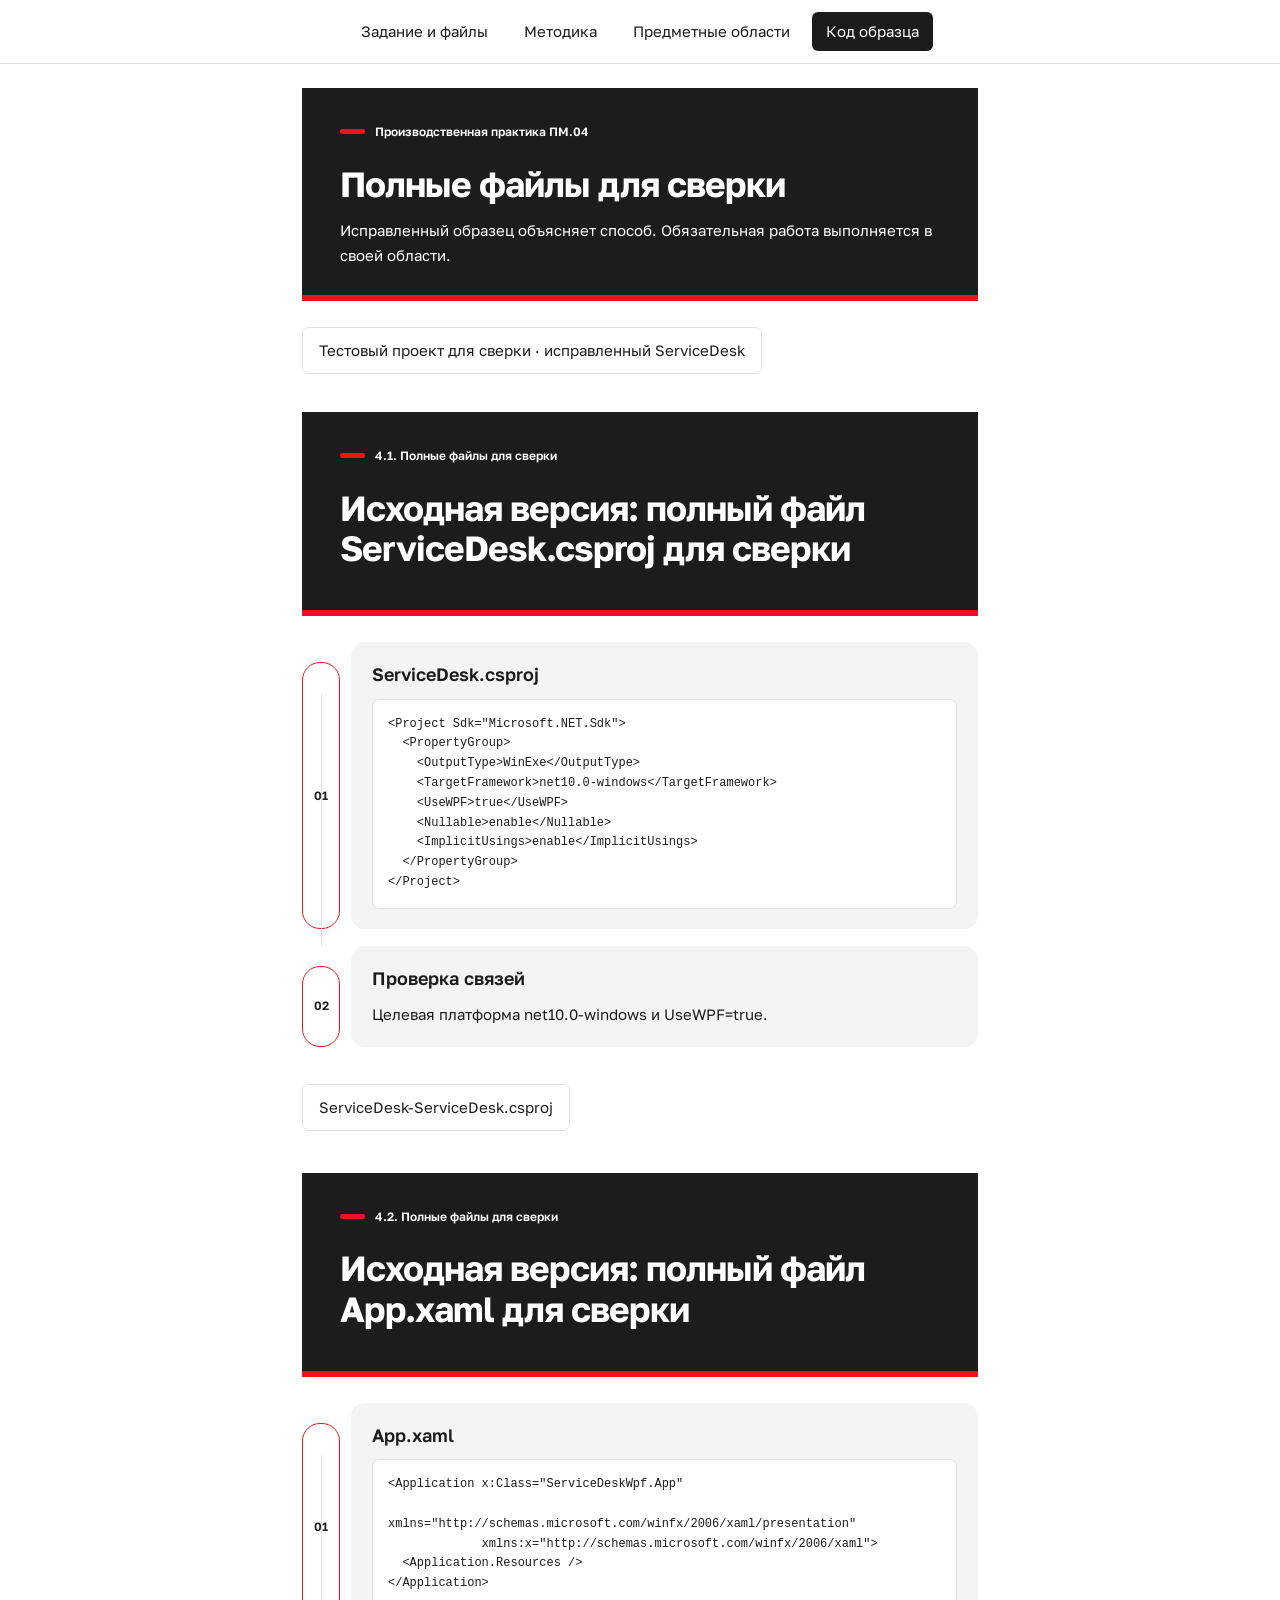
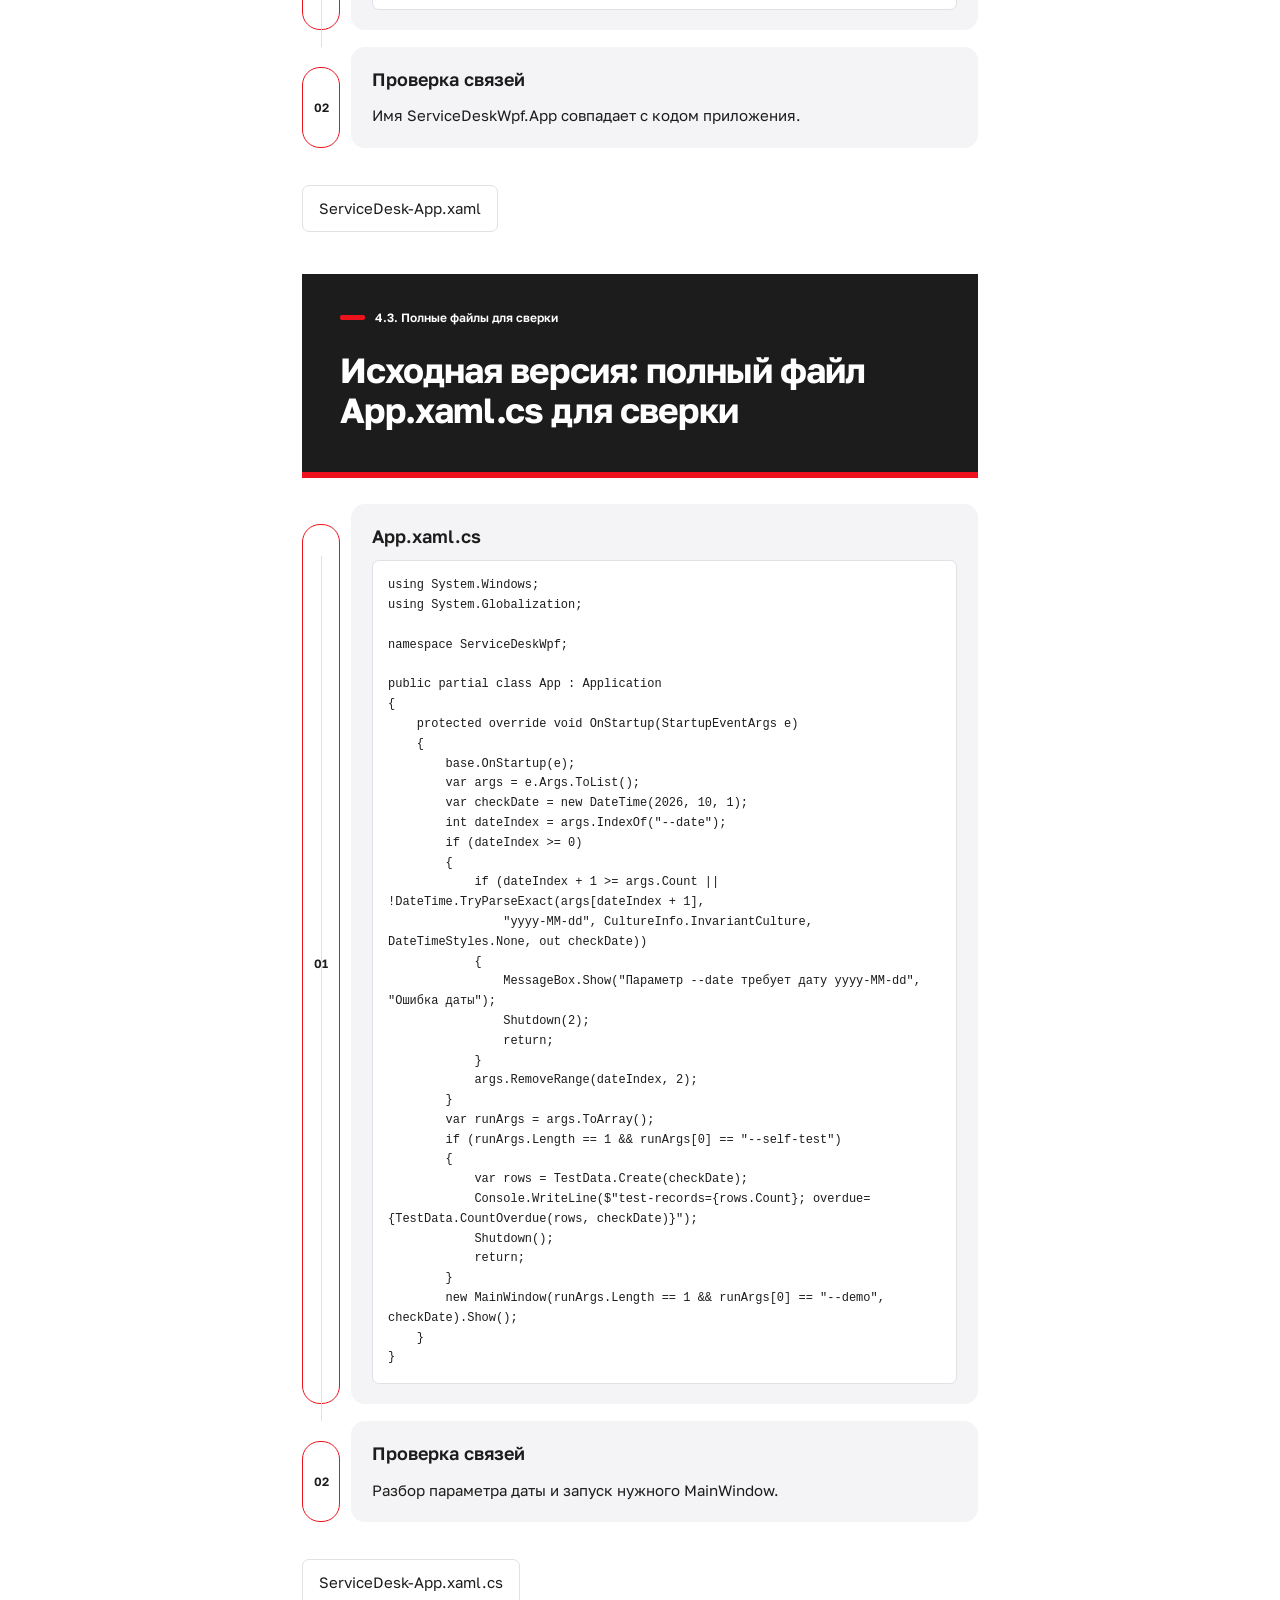
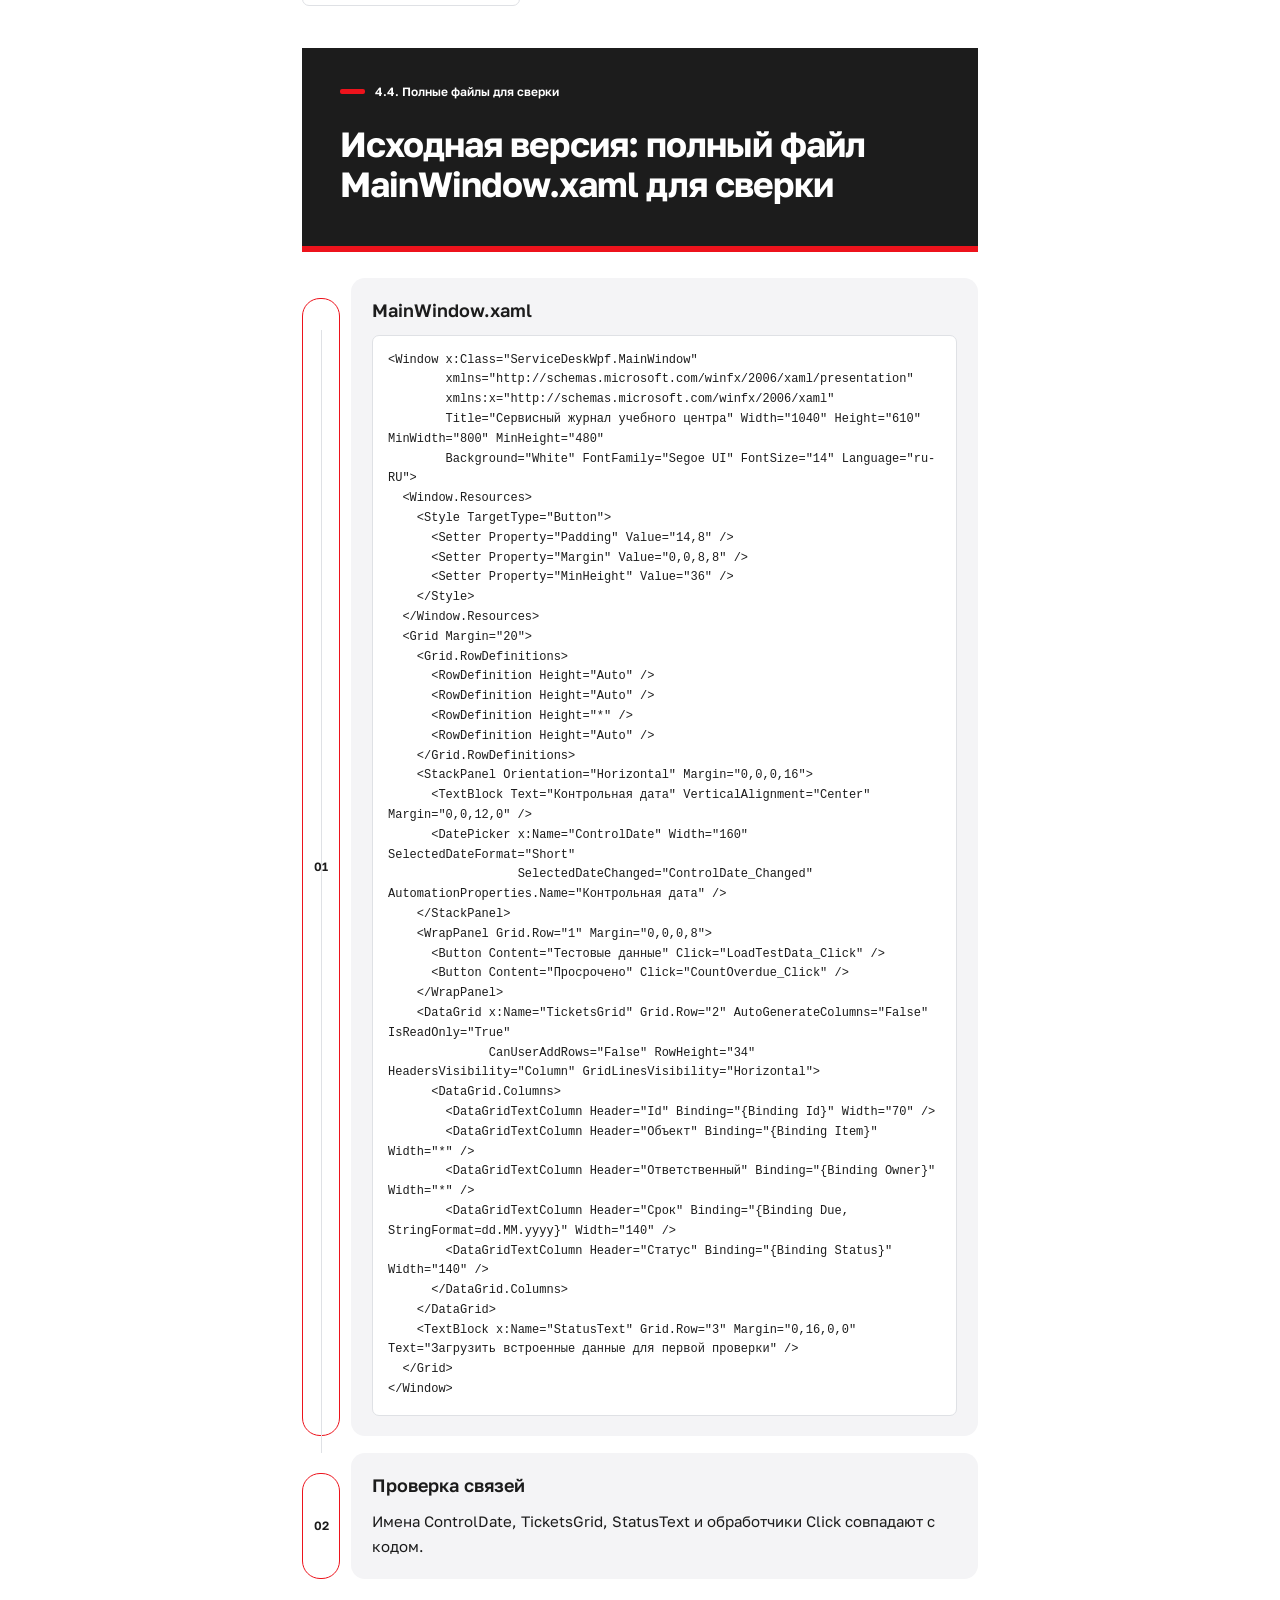
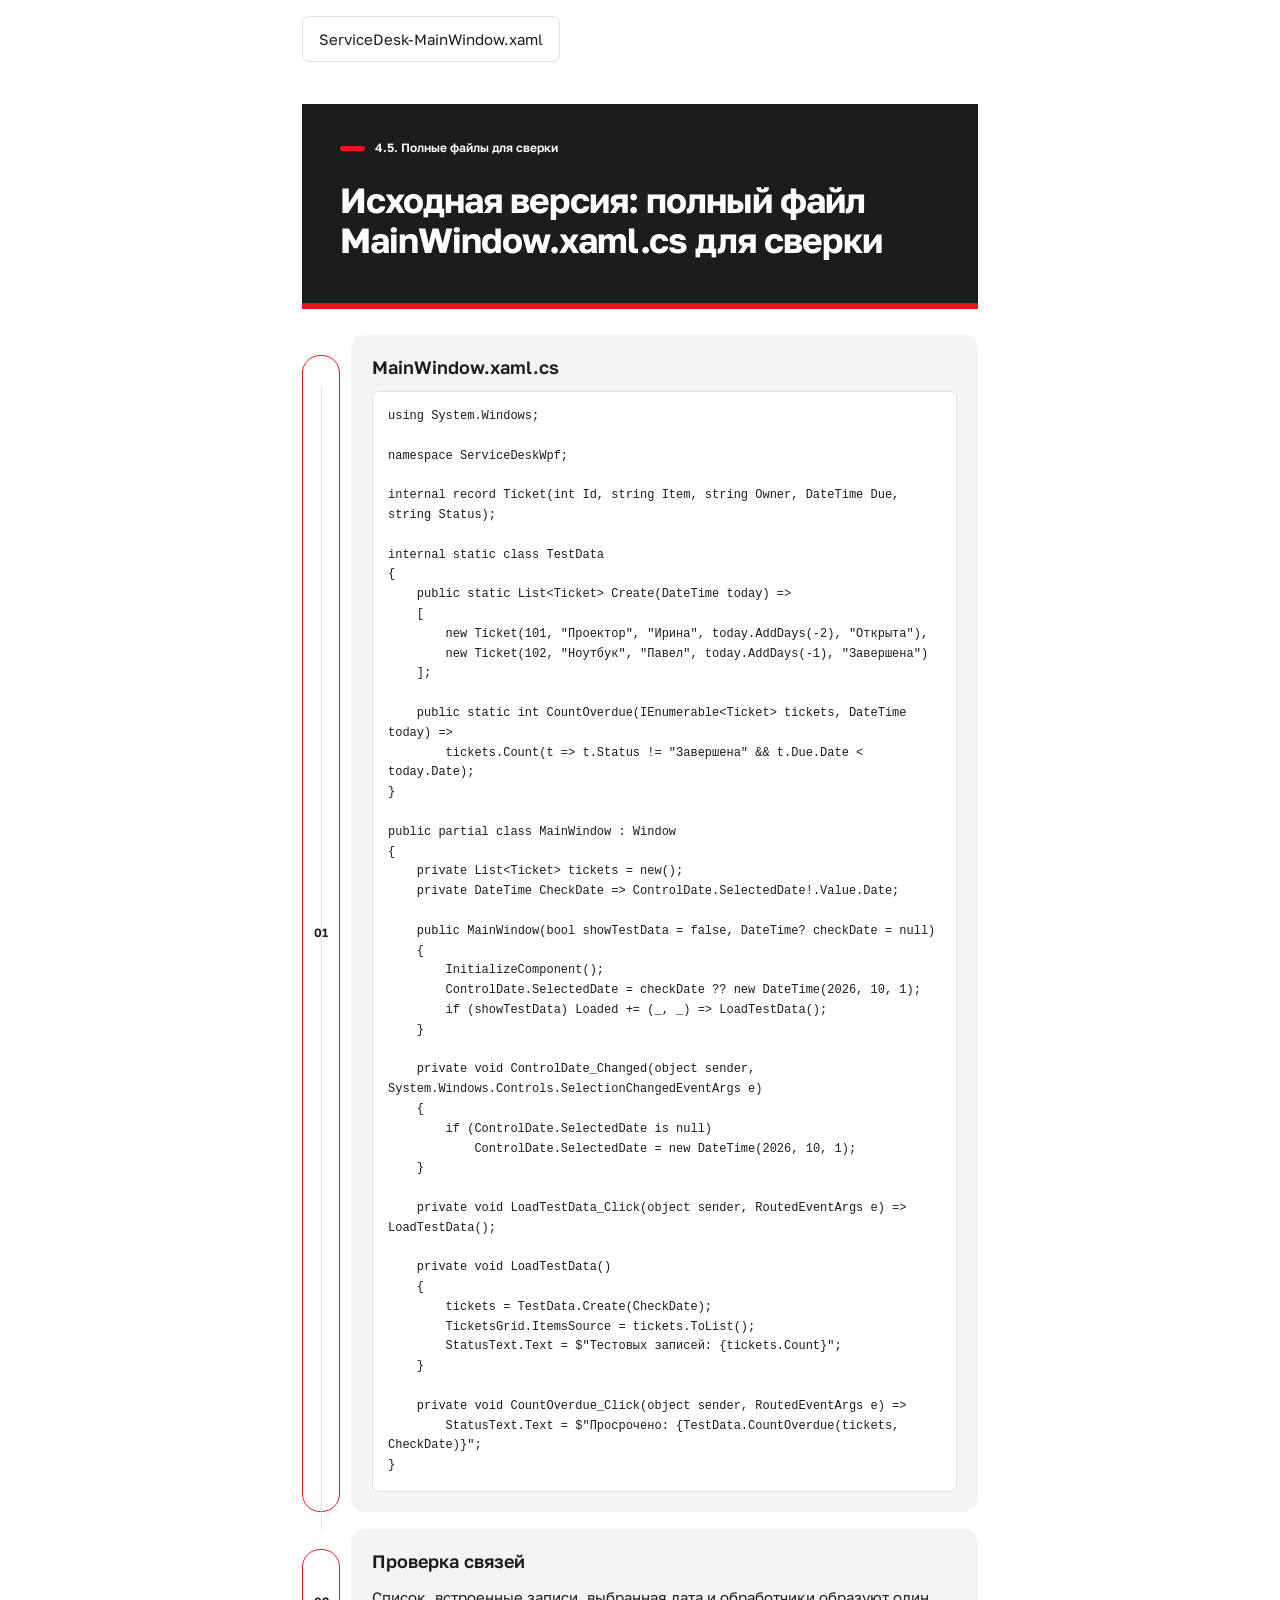
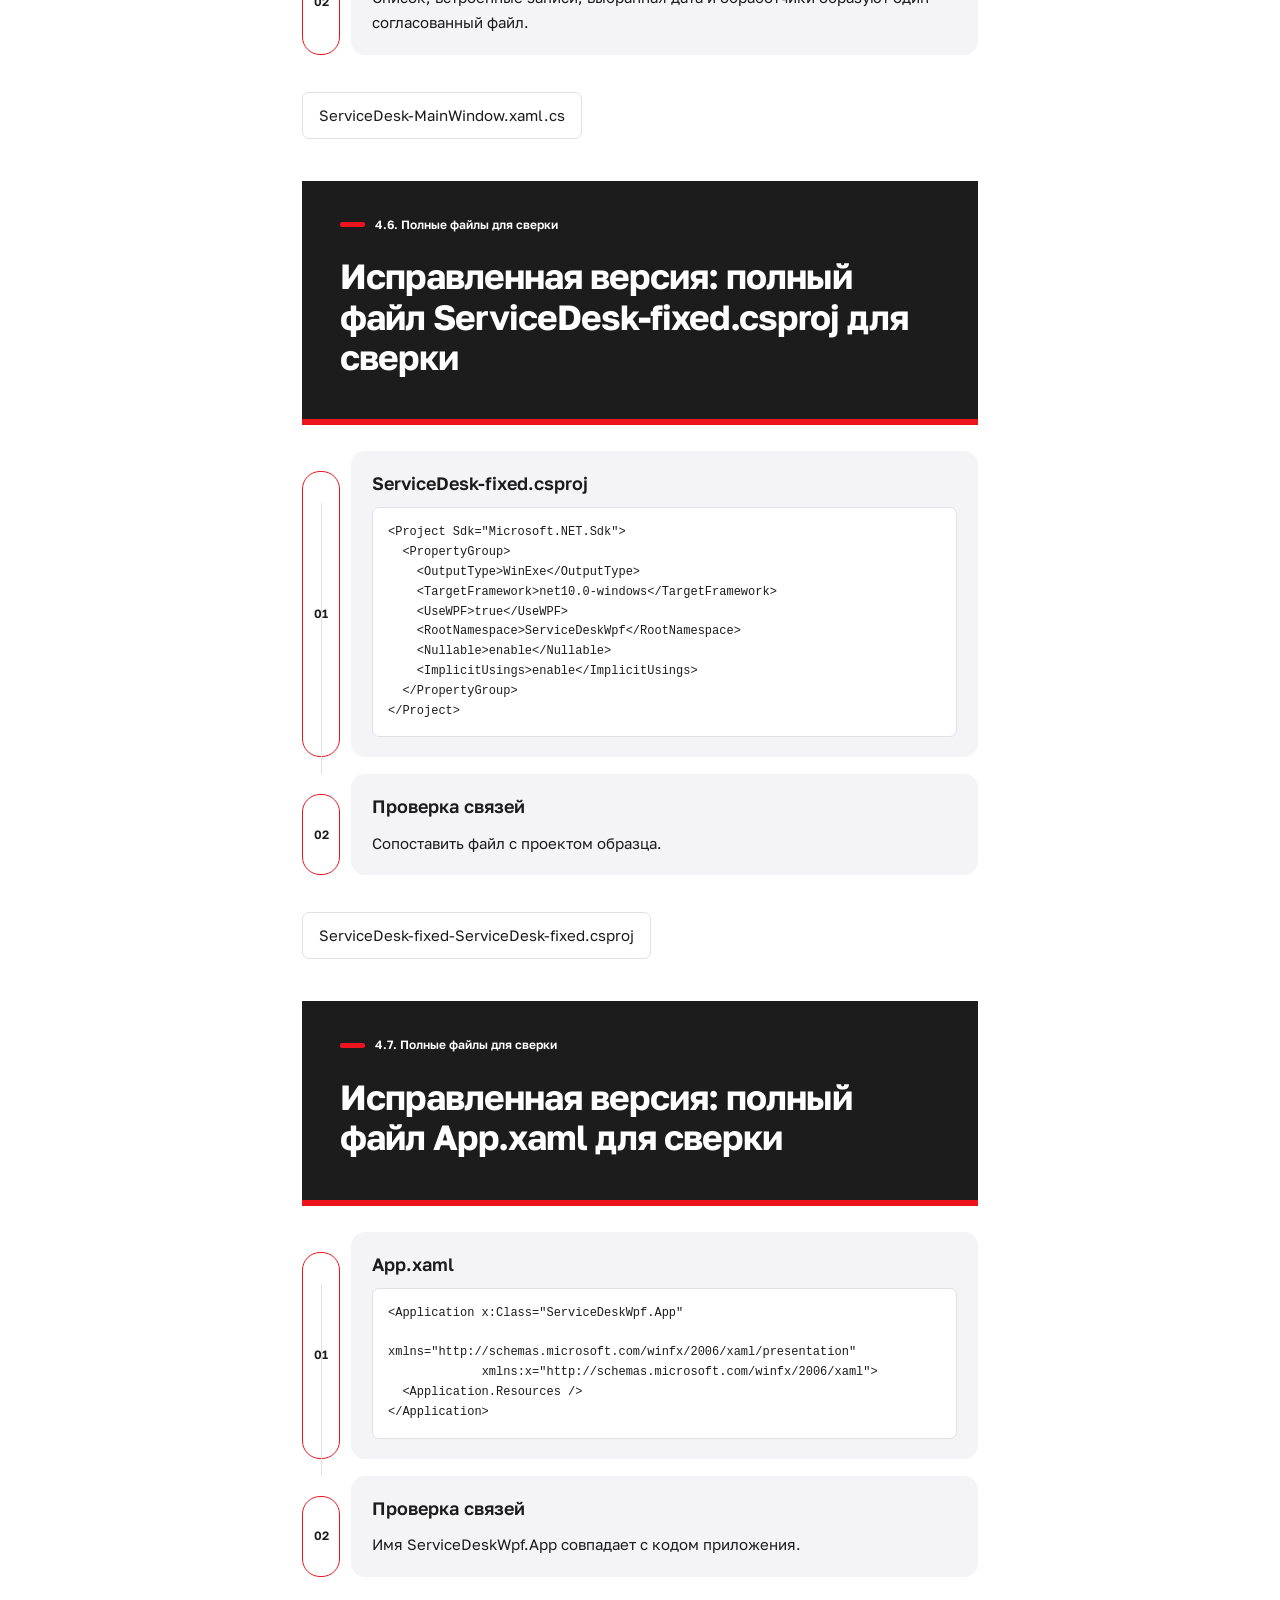
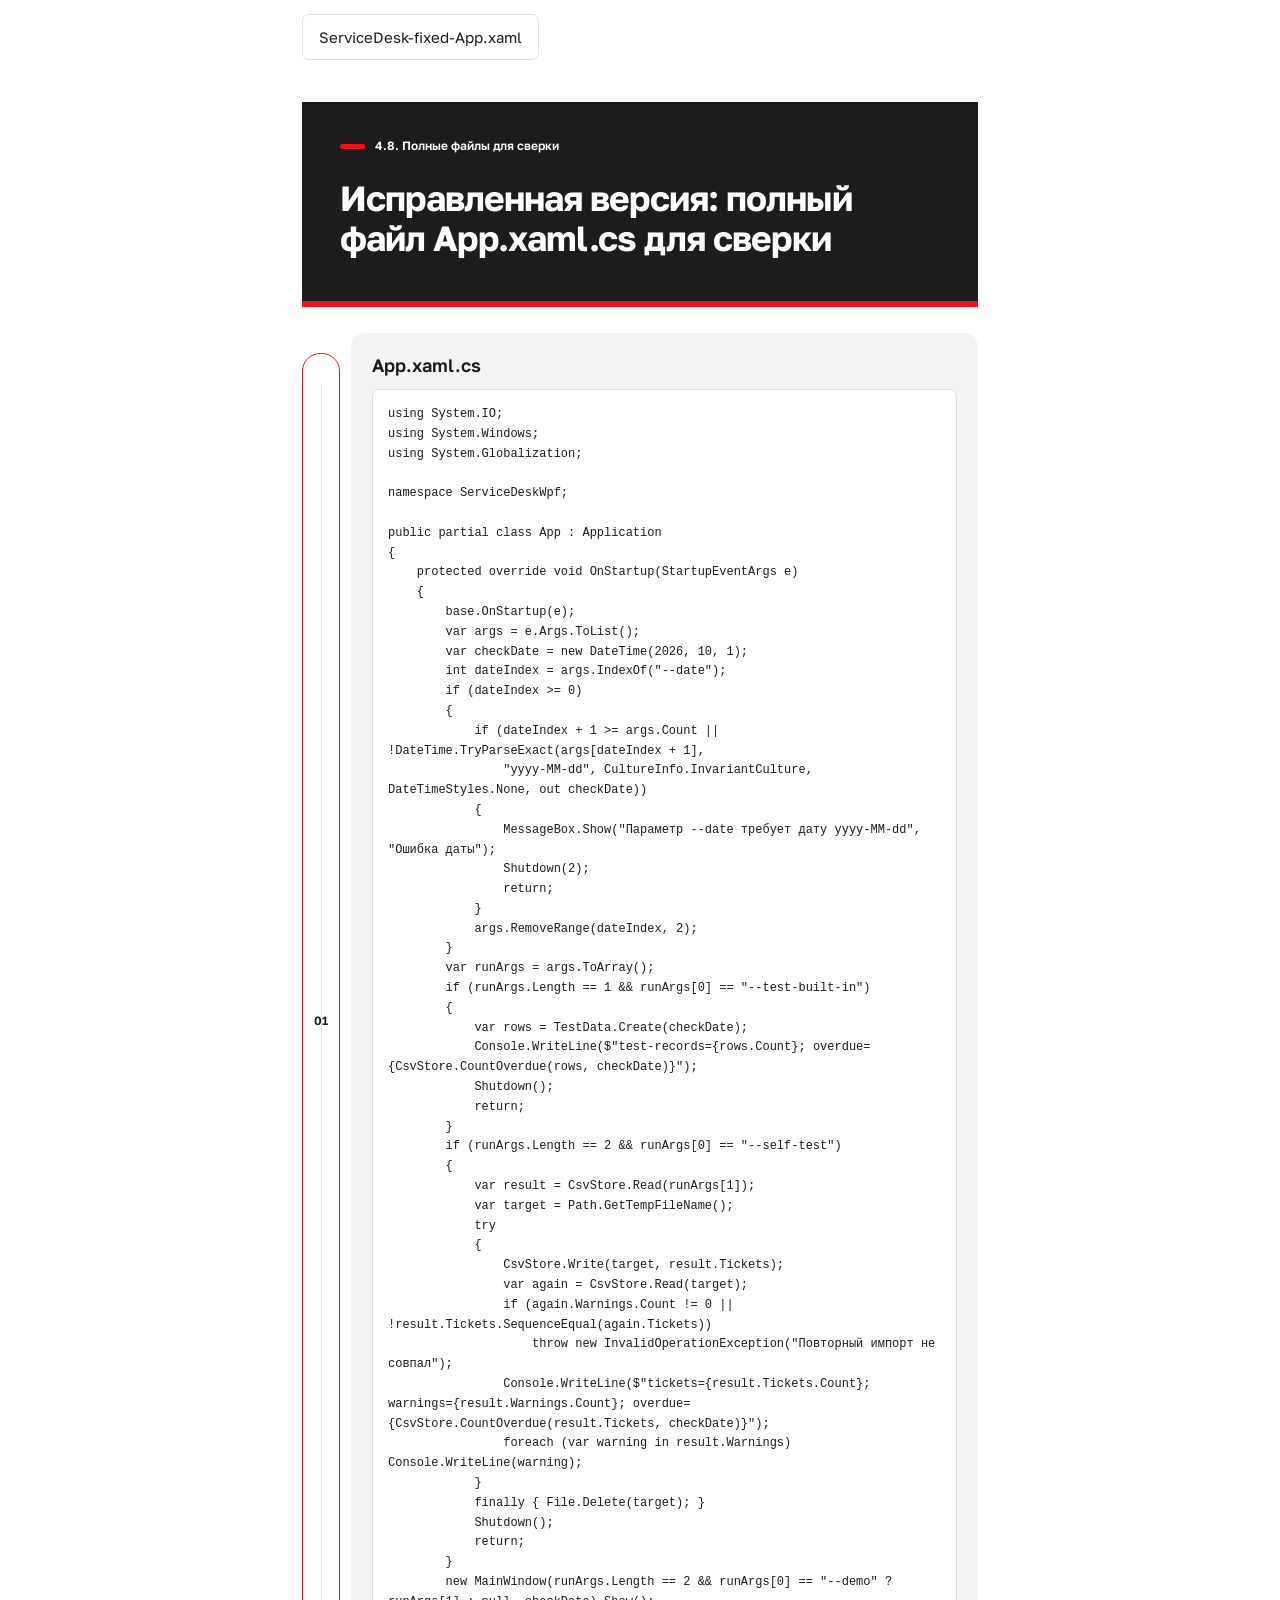
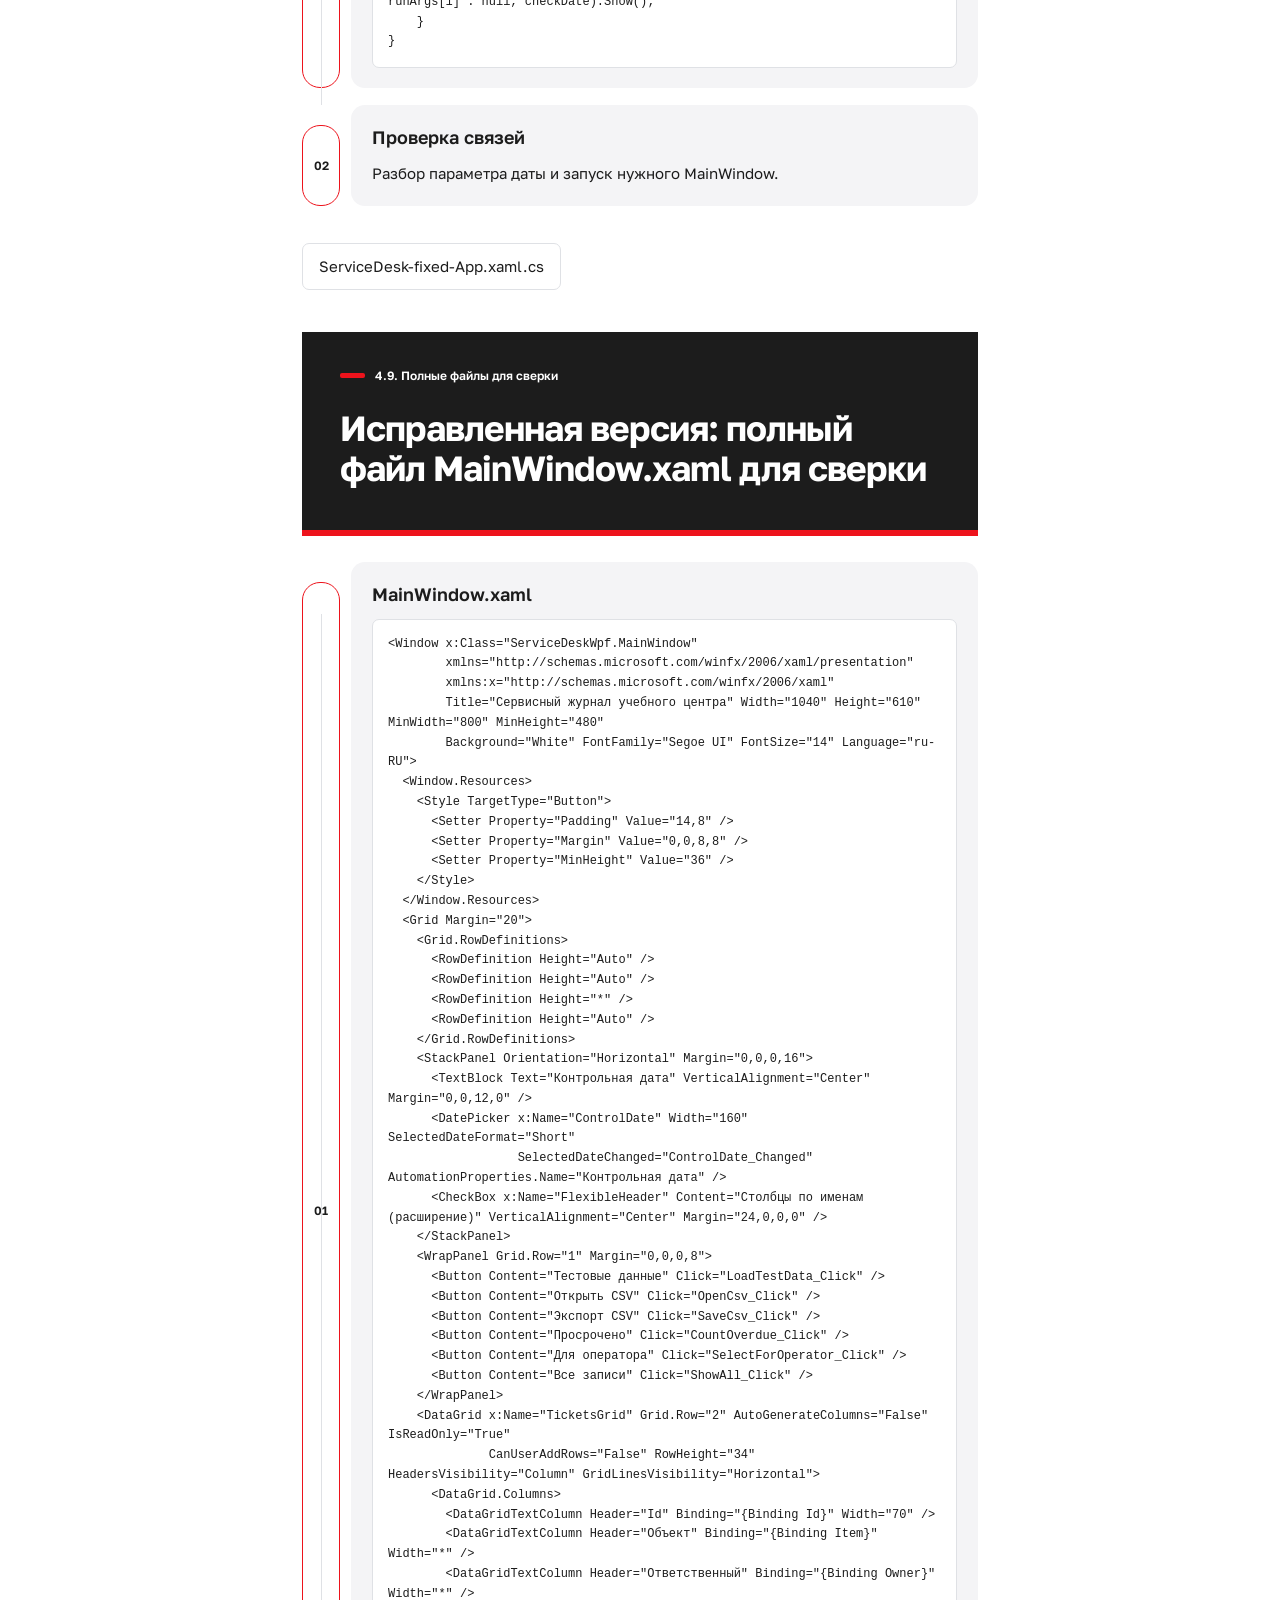
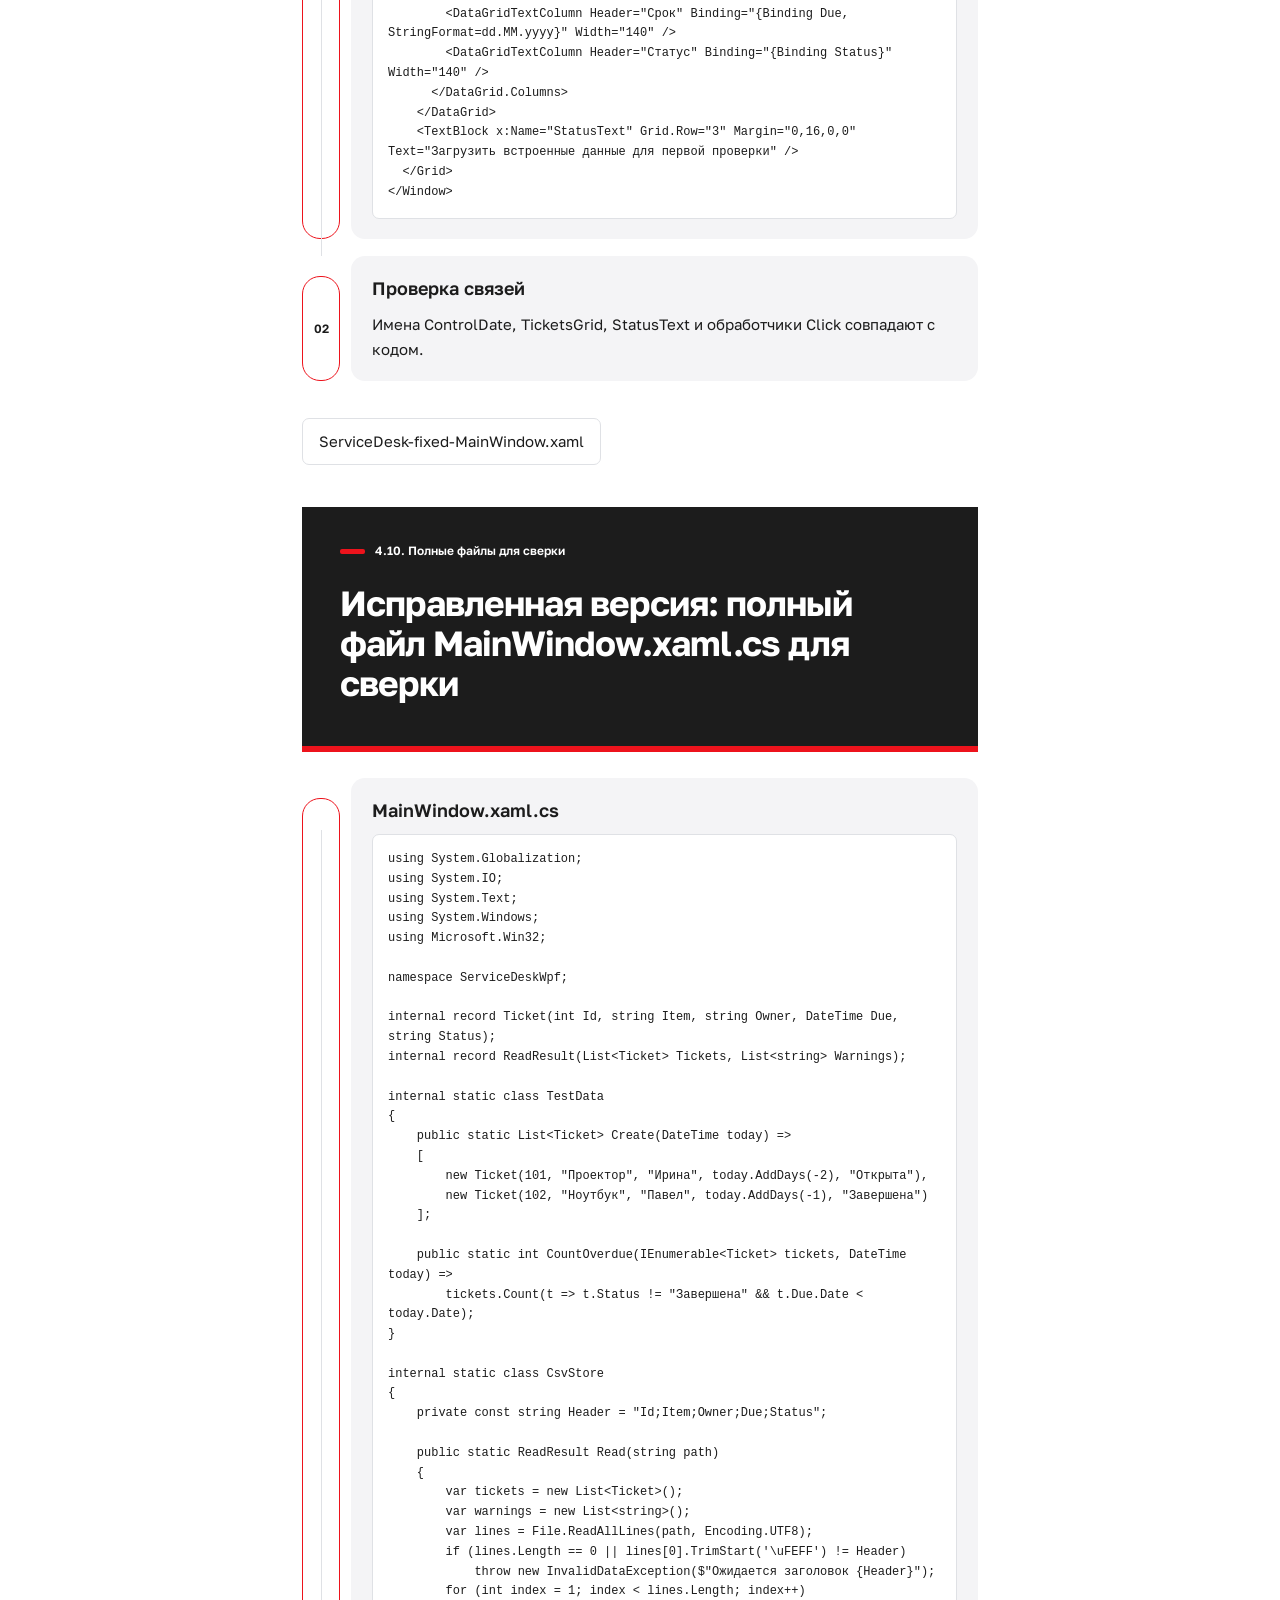
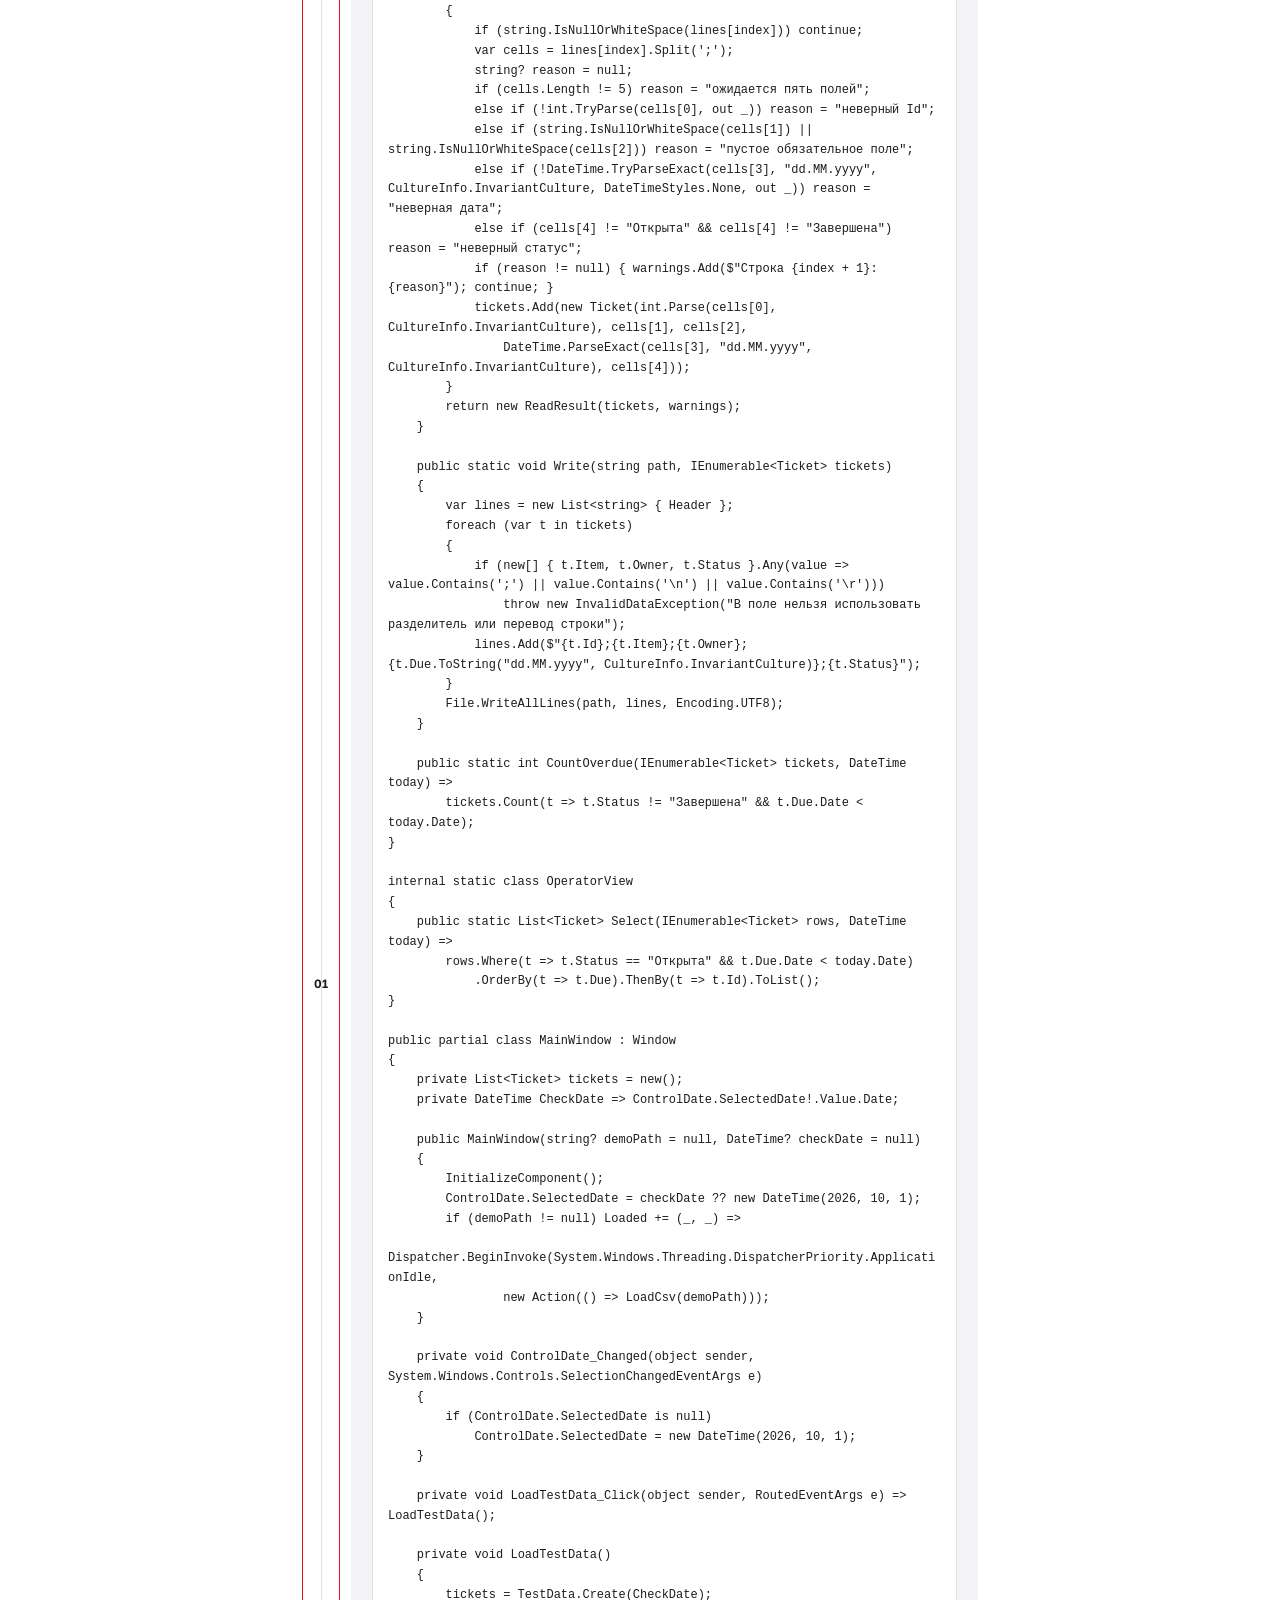
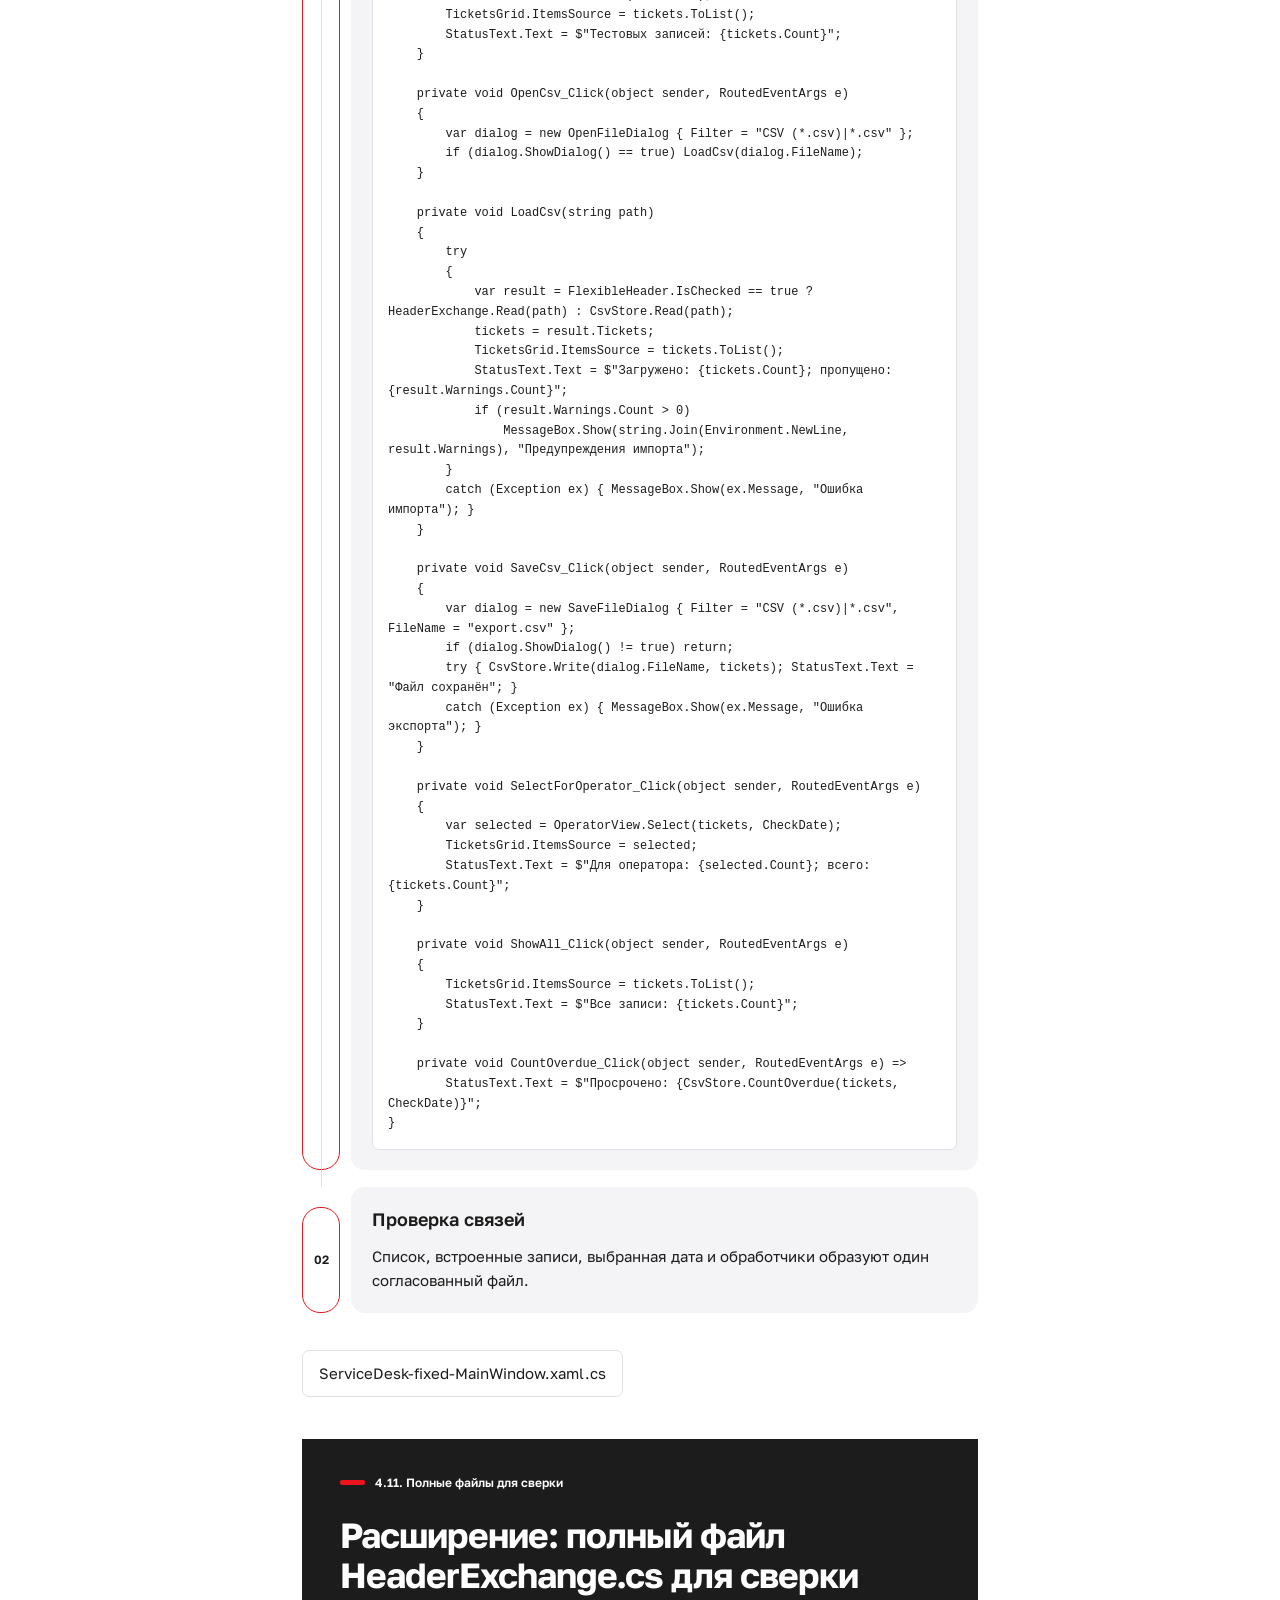
<file: site/reference.html>
<!doctype html><html lang="ru"><head><meta charset="utf-8"><meta name="viewport" content="width=device-width,initial-scale=1"><title>Код образца · ПП ПМ.04</title><link rel="stylesheet" href="assets/style.css"><link rel="icon" href="assets/favicon.svg"></head><body><a class="skip" href="#main">К содержанию</a><nav aria-label="Материалы практики"><a href="index.html">Задание и файлы</a><a href="lessons.html">Методика</a><a href="areas.html">Предметные области</a><a href="reference.html" aria-current="page">Код образца</a></nav><main id="main"><div class="hero"><p class="section-id">Производственная практика ПМ.04</p><h1>Полные файлы для сверки</h1><p>Исправленный образец объясняет способ. Обязательная работа выполняется в своей области.</p></div><div class="actions"><a class="button" href="downloads/ServiceDesk-fixed-example.zip">Тестовый проект для сверки · исправленный ServiceDesk</a></div><article id="ref-1" class="chapter"><header class="doc-head"><p class="section-id">4.1. Полные файлы для сверки</p><h2>Исходная версия: полный файл ServiceDesk.csproj для сверки</h2></header><ol class="steps"><li class="step"><span class="number" aria-hidden="true">01</span><section class="card"><h3>ServiceDesk.csproj</h3><pre><code>&lt;Project Sdk=&quot;Microsoft.NET.Sdk&quot;&gt;
  &lt;PropertyGroup&gt;
    &lt;OutputType&gt;WinExe&lt;/OutputType&gt;
    &lt;TargetFramework&gt;net10.0-windows&lt;/TargetFramework&gt;
    &lt;UseWPF&gt;true&lt;/UseWPF&gt;
    &lt;Nullable&gt;enable&lt;/Nullable&gt;
    &lt;ImplicitUsings&gt;enable&lt;/ImplicitUsings&gt;
  &lt;/PropertyGroup&gt;
&lt;/Project&gt;</code></pre></section></li><li class="step"><span class="number" aria-hidden="true">02</span><section class="card"><h3>Проверка связей</h3><p>Целевая платформа net10.0-windows и UseWPF=true.</p></section></li></ol><div class="actions"><a class="button" href="downloads/ServiceDesk-ServiceDesk.csproj">ServiceDesk-ServiceDesk.csproj</a></div></article><article id="ref-2" class="chapter"><header class="doc-head"><p class="section-id">4.2. Полные файлы для сверки</p><h2>Исходная версия: полный файл App.xaml для сверки</h2></header><ol class="steps"><li class="step"><span class="number" aria-hidden="true">01</span><section class="card"><h3>App.xaml</h3><pre><code>&lt;Application x:Class=&quot;ServiceDeskWpf.App&quot;
             xmlns=&quot;http://schemas.microsoft.com/winfx/2006/xaml/presentation&quot;
             xmlns:x=&quot;http://schemas.microsoft.com/winfx/2006/xaml&quot;&gt;
  &lt;Application.Resources /&gt;
&lt;/Application&gt;</code></pre></section></li><li class="step"><span class="number" aria-hidden="true">02</span><section class="card"><h3>Проверка связей</h3><p>Имя ServiceDeskWpf.App совпадает с кодом приложения.</p></section></li></ol><div class="actions"><a class="button" href="downloads/ServiceDesk-App.xaml">ServiceDesk-App.xaml</a></div></article><article id="ref-3" class="chapter"><header class="doc-head"><p class="section-id">4.3. Полные файлы для сверки</p><h2>Исходная версия: полный файл App.xaml.cs для сверки</h2></header><ol class="steps"><li class="step"><span class="number" aria-hidden="true">01</span><section class="card"><h3>App.xaml.cs</h3><pre><code>using System.Windows;
using System.Globalization;

namespace ServiceDeskWpf;

public partial class App : Application
{
    protected override void OnStartup(StartupEventArgs e)
    {
        base.OnStartup(e);
        var args = e.Args.ToList();
        var checkDate = new DateTime(2026, 10, 1);
        int dateIndex = args.IndexOf(&quot;--date&quot;);
        if (dateIndex &gt;= 0)
        {
            if (dateIndex + 1 &gt;= args.Count || !DateTime.TryParseExact(args[dateIndex + 1],
                &quot;yyyy-MM-dd&quot;, CultureInfo.InvariantCulture, DateTimeStyles.None, out checkDate))
            {
                MessageBox.Show(&quot;Параметр --date требует дату yyyy-MM-dd&quot;, &quot;Ошибка даты&quot;);
                Shutdown(2);
                return;
            }
            args.RemoveRange(dateIndex, 2);
        }
        var runArgs = args.ToArray();
        if (runArgs.Length == 1 &amp;&amp; runArgs[0] == &quot;--self-test&quot;)
        {
            var rows = TestData.Create(checkDate);
            Console.WriteLine($&quot;test-records={rows.Count}; overdue={TestData.CountOverdue(rows, checkDate)}&quot;);
            Shutdown();
            return;
        }
        new MainWindow(runArgs.Length == 1 &amp;&amp; runArgs[0] == &quot;--demo&quot;, checkDate).Show();
    }
}</code></pre></section></li><li class="step"><span class="number" aria-hidden="true">02</span><section class="card"><h3>Проверка связей</h3><p>Разбор параметра даты и запуск нужного MainWindow.</p></section></li></ol><div class="actions"><a class="button" href="downloads/ServiceDesk-App.xaml.cs">ServiceDesk-App.xaml.cs</a></div></article><article id="ref-4" class="chapter"><header class="doc-head"><p class="section-id">4.4. Полные файлы для сверки</p><h2>Исходная версия: полный файл MainWindow.xaml для сверки</h2></header><ol class="steps"><li class="step"><span class="number" aria-hidden="true">01</span><section class="card"><h3>MainWindow.xaml</h3><pre><code>&lt;Window x:Class=&quot;ServiceDeskWpf.MainWindow&quot;
        xmlns=&quot;http://schemas.microsoft.com/winfx/2006/xaml/presentation&quot;
        xmlns:x=&quot;http://schemas.microsoft.com/winfx/2006/xaml&quot;
        Title=&quot;Сервисный журнал учебного центра&quot; Width=&quot;1040&quot; Height=&quot;610&quot; MinWidth=&quot;800&quot; MinHeight=&quot;480&quot;
        Background=&quot;White&quot; FontFamily=&quot;Segoe UI&quot; FontSize=&quot;14&quot; Language=&quot;ru-RU&quot;&gt;
  &lt;Window.Resources&gt;
    &lt;Style TargetType=&quot;Button&quot;&gt;
      &lt;Setter Property=&quot;Padding&quot; Value=&quot;14,8&quot; /&gt;
      &lt;Setter Property=&quot;Margin&quot; Value=&quot;0,0,8,8&quot; /&gt;
      &lt;Setter Property=&quot;MinHeight&quot; Value=&quot;36&quot; /&gt;
    &lt;/Style&gt;
  &lt;/Window.Resources&gt;
  &lt;Grid Margin=&quot;20&quot;&gt;
    &lt;Grid.RowDefinitions&gt;
      &lt;RowDefinition Height=&quot;Auto&quot; /&gt;
      &lt;RowDefinition Height=&quot;Auto&quot; /&gt;
      &lt;RowDefinition Height=&quot;*&quot; /&gt;
      &lt;RowDefinition Height=&quot;Auto&quot; /&gt;
    &lt;/Grid.RowDefinitions&gt;
    &lt;StackPanel Orientation=&quot;Horizontal&quot; Margin=&quot;0,0,0,16&quot;&gt;
      &lt;TextBlock Text=&quot;Контрольная дата&quot; VerticalAlignment=&quot;Center&quot; Margin=&quot;0,0,12,0&quot; /&gt;
      &lt;DatePicker x:Name=&quot;ControlDate&quot; Width=&quot;160&quot; SelectedDateFormat=&quot;Short&quot;
                  SelectedDateChanged=&quot;ControlDate_Changed&quot; AutomationProperties.Name=&quot;Контрольная дата&quot; /&gt;
    &lt;/StackPanel&gt;
    &lt;WrapPanel Grid.Row=&quot;1&quot; Margin=&quot;0,0,0,8&quot;&gt;
      &lt;Button Content=&quot;Тестовые данные&quot; Click=&quot;LoadTestData_Click&quot; /&gt;
      &lt;Button Content=&quot;Просрочено&quot; Click=&quot;CountOverdue_Click&quot; /&gt;
    &lt;/WrapPanel&gt;
    &lt;DataGrid x:Name=&quot;TicketsGrid&quot; Grid.Row=&quot;2&quot; AutoGenerateColumns=&quot;False&quot; IsReadOnly=&quot;True&quot;
              CanUserAddRows=&quot;False&quot; RowHeight=&quot;34&quot; HeadersVisibility=&quot;Column&quot; GridLinesVisibility=&quot;Horizontal&quot;&gt;
      &lt;DataGrid.Columns&gt;
        &lt;DataGridTextColumn Header=&quot;Id&quot; Binding=&quot;{Binding Id}&quot; Width=&quot;70&quot; /&gt;
        &lt;DataGridTextColumn Header=&quot;Объект&quot; Binding=&quot;{Binding Item}&quot; Width=&quot;*&quot; /&gt;
        &lt;DataGridTextColumn Header=&quot;Ответственный&quot; Binding=&quot;{Binding Owner}&quot; Width=&quot;*&quot; /&gt;
        &lt;DataGridTextColumn Header=&quot;Срок&quot; Binding=&quot;{Binding Due, StringFormat=dd.MM.yyyy}&quot; Width=&quot;140&quot; /&gt;
        &lt;DataGridTextColumn Header=&quot;Статус&quot; Binding=&quot;{Binding Status}&quot; Width=&quot;140&quot; /&gt;
      &lt;/DataGrid.Columns&gt;
    &lt;/DataGrid&gt;
    &lt;TextBlock x:Name=&quot;StatusText&quot; Grid.Row=&quot;3&quot; Margin=&quot;0,16,0,0&quot; Text=&quot;Загрузить встроенные данные для первой проверки&quot; /&gt;
  &lt;/Grid&gt;
&lt;/Window&gt;</code></pre></section></li><li class="step"><span class="number" aria-hidden="true">02</span><section class="card"><h3>Проверка связей</h3><p>Имена ControlDate, TicketsGrid, StatusText и обработчики Click совпадают с кодом.</p></section></li></ol><div class="actions"><a class="button" href="downloads/ServiceDesk-MainWindow.xaml">ServiceDesk-MainWindow.xaml</a></div></article><article id="ref-5" class="chapter"><header class="doc-head"><p class="section-id">4.5. Полные файлы для сверки</p><h2>Исходная версия: полный файл MainWindow.xaml.cs для сверки</h2></header><ol class="steps"><li class="step"><span class="number" aria-hidden="true">01</span><section class="card"><h3>MainWindow.xaml.cs</h3><pre><code>using System.Windows;

namespace ServiceDeskWpf;

internal record Ticket(int Id, string Item, string Owner, DateTime Due, string Status);

internal static class TestData
{
    public static List&lt;Ticket&gt; Create(DateTime today) =&gt;
    [
        new Ticket(101, &quot;Проектор&quot;, &quot;Ирина&quot;, today.AddDays(-2), &quot;Открыта&quot;),
        new Ticket(102, &quot;Ноутбук&quot;, &quot;Павел&quot;, today.AddDays(-1), &quot;Завершена&quot;)
    ];

    public static int CountOverdue(IEnumerable&lt;Ticket&gt; tickets, DateTime today) =&gt;
        tickets.Count(t =&gt; t.Status != &quot;Завершена&quot; &amp;&amp; t.Due.Date &lt; today.Date);
}

public partial class MainWindow : Window
{
    private List&lt;Ticket&gt; tickets = new();
    private DateTime CheckDate =&gt; ControlDate.SelectedDate!.Value.Date;

    public MainWindow(bool showTestData = false, DateTime? checkDate = null)
    {
        InitializeComponent();
        ControlDate.SelectedDate = checkDate ?? new DateTime(2026, 10, 1);
        if (showTestData) Loaded += (_, _) =&gt; LoadTestData();
    }

    private void ControlDate_Changed(object sender, System.Windows.Controls.SelectionChangedEventArgs e)
    {
        if (ControlDate.SelectedDate is null)
            ControlDate.SelectedDate = new DateTime(2026, 10, 1);
    }

    private void LoadTestData_Click(object sender, RoutedEventArgs e) =&gt; LoadTestData();

    private void LoadTestData()
    {
        tickets = TestData.Create(CheckDate);
        TicketsGrid.ItemsSource = tickets.ToList();
        StatusText.Text = $&quot;Тестовых записей: {tickets.Count}&quot;;
    }

    private void CountOverdue_Click(object sender, RoutedEventArgs e) =&gt;
        StatusText.Text = $&quot;Просрочено: {TestData.CountOverdue(tickets, CheckDate)}&quot;;
}</code></pre></section></li><li class="step"><span class="number" aria-hidden="true">02</span><section class="card"><h3>Проверка связей</h3><p>Список, встроенные записи, выбранная дата и обработчики образуют один согласованный файл.</p></section></li></ol><div class="actions"><a class="button" href="downloads/ServiceDesk-MainWindow.xaml.cs">ServiceDesk-MainWindow.xaml.cs</a></div></article><article id="ref-6" class="chapter"><header class="doc-head"><p class="section-id">4.6. Полные файлы для сверки</p><h2>Исправленная версия: полный файл ServiceDesk-fixed.csproj для сверки</h2></header><ol class="steps"><li class="step"><span class="number" aria-hidden="true">01</span><section class="card"><h3>ServiceDesk-fixed.csproj</h3><pre><code>&lt;Project Sdk=&quot;Microsoft.NET.Sdk&quot;&gt;
  &lt;PropertyGroup&gt;
    &lt;OutputType&gt;WinExe&lt;/OutputType&gt;
    &lt;TargetFramework&gt;net10.0-windows&lt;/TargetFramework&gt;
    &lt;UseWPF&gt;true&lt;/UseWPF&gt;
    &lt;RootNamespace&gt;ServiceDeskWpf&lt;/RootNamespace&gt;
    &lt;Nullable&gt;enable&lt;/Nullable&gt;
    &lt;ImplicitUsings&gt;enable&lt;/ImplicitUsings&gt;
  &lt;/PropertyGroup&gt;
&lt;/Project&gt;</code></pre></section></li><li class="step"><span class="number" aria-hidden="true">02</span><section class="card"><h3>Проверка связей</h3><p>Сопоставить файл с проектом образца.</p></section></li></ol><div class="actions"><a class="button" href="downloads/ServiceDesk-fixed-ServiceDesk-fixed.csproj">ServiceDesk-fixed-ServiceDesk-fixed.csproj</a></div></article><article id="ref-7" class="chapter"><header class="doc-head"><p class="section-id">4.7. Полные файлы для сверки</p><h2>Исправленная версия: полный файл App.xaml для сверки</h2></header><ol class="steps"><li class="step"><span class="number" aria-hidden="true">01</span><section class="card"><h3>App.xaml</h3><pre><code>&lt;Application x:Class=&quot;ServiceDeskWpf.App&quot;
             xmlns=&quot;http://schemas.microsoft.com/winfx/2006/xaml/presentation&quot;
             xmlns:x=&quot;http://schemas.microsoft.com/winfx/2006/xaml&quot;&gt;
  &lt;Application.Resources /&gt;
&lt;/Application&gt;</code></pre></section></li><li class="step"><span class="number" aria-hidden="true">02</span><section class="card"><h3>Проверка связей</h3><p>Имя ServiceDeskWpf.App совпадает с кодом приложения.</p></section></li></ol><div class="actions"><a class="button" href="downloads/ServiceDesk-fixed-App.xaml">ServiceDesk-fixed-App.xaml</a></div></article><article id="ref-8" class="chapter"><header class="doc-head"><p class="section-id">4.8. Полные файлы для сверки</p><h2>Исправленная версия: полный файл App.xaml.cs для сверки</h2></header><ol class="steps"><li class="step"><span class="number" aria-hidden="true">01</span><section class="card"><h3>App.xaml.cs</h3><pre><code>using System.IO;
using System.Windows;
using System.Globalization;

namespace ServiceDeskWpf;

public partial class App : Application
{
    protected override void OnStartup(StartupEventArgs e)
    {
        base.OnStartup(e);
        var args = e.Args.ToList();
        var checkDate = new DateTime(2026, 10, 1);
        int dateIndex = args.IndexOf(&quot;--date&quot;);
        if (dateIndex &gt;= 0)
        {
            if (dateIndex + 1 &gt;= args.Count || !DateTime.TryParseExact(args[dateIndex + 1],
                &quot;yyyy-MM-dd&quot;, CultureInfo.InvariantCulture, DateTimeStyles.None, out checkDate))
            {
                MessageBox.Show(&quot;Параметр --date требует дату yyyy-MM-dd&quot;, &quot;Ошибка даты&quot;);
                Shutdown(2);
                return;
            }
            args.RemoveRange(dateIndex, 2);
        }
        var runArgs = args.ToArray();
        if (runArgs.Length == 1 &amp;&amp; runArgs[0] == &quot;--test-built-in&quot;)
        {
            var rows = TestData.Create(checkDate);
            Console.WriteLine($&quot;test-records={rows.Count}; overdue={CsvStore.CountOverdue(rows, checkDate)}&quot;);
            Shutdown();
            return;
        }
        if (runArgs.Length == 2 &amp;&amp; runArgs[0] == &quot;--self-test&quot;)
        {
            var result = CsvStore.Read(runArgs[1]);
            var target = Path.GetTempFileName();
            try
            {
                CsvStore.Write(target, result.Tickets);
                var again = CsvStore.Read(target);
                if (again.Warnings.Count != 0 || !result.Tickets.SequenceEqual(again.Tickets))
                    throw new InvalidOperationException(&quot;Повторный импорт не совпал&quot;);
                Console.WriteLine($&quot;tickets={result.Tickets.Count}; warnings={result.Warnings.Count}; overdue={CsvStore.CountOverdue(result.Tickets, checkDate)}&quot;);
                foreach (var warning in result.Warnings) Console.WriteLine(warning);
            }
            finally { File.Delete(target); }
            Shutdown();
            return;
        }
        new MainWindow(runArgs.Length == 2 &amp;&amp; runArgs[0] == &quot;--demo&quot; ? runArgs[1] : null, checkDate).Show();
    }
}</code></pre></section></li><li class="step"><span class="number" aria-hidden="true">02</span><section class="card"><h3>Проверка связей</h3><p>Разбор параметра даты и запуск нужного MainWindow.</p></section></li></ol><div class="actions"><a class="button" href="downloads/ServiceDesk-fixed-App.xaml.cs">ServiceDesk-fixed-App.xaml.cs</a></div></article><article id="ref-9" class="chapter"><header class="doc-head"><p class="section-id">4.9. Полные файлы для сверки</p><h2>Исправленная версия: полный файл MainWindow.xaml для сверки</h2></header><ol class="steps"><li class="step"><span class="number" aria-hidden="true">01</span><section class="card"><h3>MainWindow.xaml</h3><pre><code>&lt;Window x:Class=&quot;ServiceDeskWpf.MainWindow&quot;
        xmlns=&quot;http://schemas.microsoft.com/winfx/2006/xaml/presentation&quot;
        xmlns:x=&quot;http://schemas.microsoft.com/winfx/2006/xaml&quot;
        Title=&quot;Сервисный журнал учебного центра&quot; Width=&quot;1040&quot; Height=&quot;610&quot; MinWidth=&quot;800&quot; MinHeight=&quot;480&quot;
        Background=&quot;White&quot; FontFamily=&quot;Segoe UI&quot; FontSize=&quot;14&quot; Language=&quot;ru-RU&quot;&gt;
  &lt;Window.Resources&gt;
    &lt;Style TargetType=&quot;Button&quot;&gt;
      &lt;Setter Property=&quot;Padding&quot; Value=&quot;14,8&quot; /&gt;
      &lt;Setter Property=&quot;Margin&quot; Value=&quot;0,0,8,8&quot; /&gt;
      &lt;Setter Property=&quot;MinHeight&quot; Value=&quot;36&quot; /&gt;
    &lt;/Style&gt;
  &lt;/Window.Resources&gt;
  &lt;Grid Margin=&quot;20&quot;&gt;
    &lt;Grid.RowDefinitions&gt;
      &lt;RowDefinition Height=&quot;Auto&quot; /&gt;
      &lt;RowDefinition Height=&quot;Auto&quot; /&gt;
      &lt;RowDefinition Height=&quot;*&quot; /&gt;
      &lt;RowDefinition Height=&quot;Auto&quot; /&gt;
    &lt;/Grid.RowDefinitions&gt;
    &lt;StackPanel Orientation=&quot;Horizontal&quot; Margin=&quot;0,0,0,16&quot;&gt;
      &lt;TextBlock Text=&quot;Контрольная дата&quot; VerticalAlignment=&quot;Center&quot; Margin=&quot;0,0,12,0&quot; /&gt;
      &lt;DatePicker x:Name=&quot;ControlDate&quot; Width=&quot;160&quot; SelectedDateFormat=&quot;Short&quot;
                  SelectedDateChanged=&quot;ControlDate_Changed&quot; AutomationProperties.Name=&quot;Контрольная дата&quot; /&gt;
      &lt;CheckBox x:Name=&quot;FlexibleHeader&quot; Content=&quot;Столбцы по именам (расширение)&quot; VerticalAlignment=&quot;Center&quot; Margin=&quot;24,0,0,0&quot; /&gt;
    &lt;/StackPanel&gt;
    &lt;WrapPanel Grid.Row=&quot;1&quot; Margin=&quot;0,0,0,8&quot;&gt;
      &lt;Button Content=&quot;Тестовые данные&quot; Click=&quot;LoadTestData_Click&quot; /&gt;
      &lt;Button Content=&quot;Открыть CSV&quot; Click=&quot;OpenCsv_Click&quot; /&gt;
      &lt;Button Content=&quot;Экспорт CSV&quot; Click=&quot;SaveCsv_Click&quot; /&gt;
      &lt;Button Content=&quot;Просрочено&quot; Click=&quot;CountOverdue_Click&quot; /&gt;
      &lt;Button Content=&quot;Для оператора&quot; Click=&quot;SelectForOperator_Click&quot; /&gt;
      &lt;Button Content=&quot;Все записи&quot; Click=&quot;ShowAll_Click&quot; /&gt;
    &lt;/WrapPanel&gt;
    &lt;DataGrid x:Name=&quot;TicketsGrid&quot; Grid.Row=&quot;2&quot; AutoGenerateColumns=&quot;False&quot; IsReadOnly=&quot;True&quot;
              CanUserAddRows=&quot;False&quot; RowHeight=&quot;34&quot; HeadersVisibility=&quot;Column&quot; GridLinesVisibility=&quot;Horizontal&quot;&gt;
      &lt;DataGrid.Columns&gt;
        &lt;DataGridTextColumn Header=&quot;Id&quot; Binding=&quot;{Binding Id}&quot; Width=&quot;70&quot; /&gt;
        &lt;DataGridTextColumn Header=&quot;Объект&quot; Binding=&quot;{Binding Item}&quot; Width=&quot;*&quot; /&gt;
        &lt;DataGridTextColumn Header=&quot;Ответственный&quot; Binding=&quot;{Binding Owner}&quot; Width=&quot;*&quot; /&gt;
        &lt;DataGridTextColumn Header=&quot;Срок&quot; Binding=&quot;{Binding Due, StringFormat=dd.MM.yyyy}&quot; Width=&quot;140&quot; /&gt;
        &lt;DataGridTextColumn Header=&quot;Статус&quot; Binding=&quot;{Binding Status}&quot; Width=&quot;140&quot; /&gt;
      &lt;/DataGrid.Columns&gt;
    &lt;/DataGrid&gt;
    &lt;TextBlock x:Name=&quot;StatusText&quot; Grid.Row=&quot;3&quot; Margin=&quot;0,16,0,0&quot; Text=&quot;Загрузить встроенные данные для первой проверки&quot; /&gt;
  &lt;/Grid&gt;
&lt;/Window&gt;</code></pre></section></li><li class="step"><span class="number" aria-hidden="true">02</span><section class="card"><h3>Проверка связей</h3><p>Имена ControlDate, TicketsGrid, StatusText и обработчики Click совпадают с кодом.</p></section></li></ol><div class="actions"><a class="button" href="downloads/ServiceDesk-fixed-MainWindow.xaml">ServiceDesk-fixed-MainWindow.xaml</a></div></article><article id="ref-10" class="chapter"><header class="doc-head"><p class="section-id">4.10. Полные файлы для сверки</p><h2>Исправленная версия: полный файл MainWindow.xaml.cs для сверки</h2></header><ol class="steps"><li class="step"><span class="number" aria-hidden="true">01</span><section class="card"><h3>MainWindow.xaml.cs</h3><pre><code>using System.Globalization;
using System.IO;
using System.Text;
using System.Windows;
using Microsoft.Win32;

namespace ServiceDeskWpf;

internal record Ticket(int Id, string Item, string Owner, DateTime Due, string Status);
internal record ReadResult(List&lt;Ticket&gt; Tickets, List&lt;string&gt; Warnings);

internal static class TestData
{
    public static List&lt;Ticket&gt; Create(DateTime today) =&gt;
    [
        new Ticket(101, &quot;Проектор&quot;, &quot;Ирина&quot;, today.AddDays(-2), &quot;Открыта&quot;),
        new Ticket(102, &quot;Ноутбук&quot;, &quot;Павел&quot;, today.AddDays(-1), &quot;Завершена&quot;)
    ];

    public static int CountOverdue(IEnumerable&lt;Ticket&gt; tickets, DateTime today) =&gt;
        tickets.Count(t =&gt; t.Status != &quot;Завершена&quot; &amp;&amp; t.Due.Date &lt; today.Date);
}

internal static class CsvStore
{
    private const string Header = &quot;Id;Item;Owner;Due;Status&quot;;

    public static ReadResult Read(string path)
    {
        var tickets = new List&lt;Ticket&gt;();
        var warnings = new List&lt;string&gt;();
        var lines = File.ReadAllLines(path, Encoding.UTF8);
        if (lines.Length == 0 || lines[0].TrimStart(&#x27;\uFEFF&#x27;) != Header)
            throw new InvalidDataException($&quot;Ожидается заголовок {Header}&quot;);
        for (int index = 1; index &lt; lines.Length; index++)
        {
            if (string.IsNullOrWhiteSpace(lines[index])) continue;
            var cells = lines[index].Split(&#x27;;&#x27;);
            string? reason = null;
            if (cells.Length != 5) reason = &quot;ожидается пять полей&quot;;
            else if (!int.TryParse(cells[0], out _)) reason = &quot;неверный Id&quot;;
            else if (string.IsNullOrWhiteSpace(cells[1]) || string.IsNullOrWhiteSpace(cells[2])) reason = &quot;пустое обязательное поле&quot;;
            else if (!DateTime.TryParseExact(cells[3], &quot;dd.MM.yyyy&quot;, CultureInfo.InvariantCulture, DateTimeStyles.None, out _)) reason = &quot;неверная дата&quot;;
            else if (cells[4] != &quot;Открыта&quot; &amp;&amp; cells[4] != &quot;Завершена&quot;) reason = &quot;неверный статус&quot;;
            if (reason != null) { warnings.Add($&quot;Строка {index + 1}: {reason}&quot;); continue; }
            tickets.Add(new Ticket(int.Parse(cells[0], CultureInfo.InvariantCulture), cells[1], cells[2],
                DateTime.ParseExact(cells[3], &quot;dd.MM.yyyy&quot;, CultureInfo.InvariantCulture), cells[4]));
        }
        return new ReadResult(tickets, warnings);
    }

    public static void Write(string path, IEnumerable&lt;Ticket&gt; tickets)
    {
        var lines = new List&lt;string&gt; { Header };
        foreach (var t in tickets)
        {
            if (new[] { t.Item, t.Owner, t.Status }.Any(value =&gt; value.Contains(&#x27;;&#x27;) || value.Contains(&#x27;\n&#x27;) || value.Contains(&#x27;\r&#x27;)))
                throw new InvalidDataException(&quot;В поле нельзя использовать разделитель или перевод строки&quot;);
            lines.Add($&quot;{t.Id};{t.Item};{t.Owner};{t.Due.ToString(&quot;dd.MM.yyyy&quot;, CultureInfo.InvariantCulture)};{t.Status}&quot;);
        }
        File.WriteAllLines(path, lines, Encoding.UTF8);
    }

    public static int CountOverdue(IEnumerable&lt;Ticket&gt; tickets, DateTime today) =&gt;
        tickets.Count(t =&gt; t.Status != &quot;Завершена&quot; &amp;&amp; t.Due.Date &lt; today.Date);
}

internal static class OperatorView
{
    public static List&lt;Ticket&gt; Select(IEnumerable&lt;Ticket&gt; rows, DateTime today) =&gt;
        rows.Where(t =&gt; t.Status == &quot;Открыта&quot; &amp;&amp; t.Due.Date &lt; today.Date)
            .OrderBy(t =&gt; t.Due).ThenBy(t =&gt; t.Id).ToList();
}

public partial class MainWindow : Window
{
    private List&lt;Ticket&gt; tickets = new();
    private DateTime CheckDate =&gt; ControlDate.SelectedDate!.Value.Date;

    public MainWindow(string? demoPath = null, DateTime? checkDate = null)
    {
        InitializeComponent();
        ControlDate.SelectedDate = checkDate ?? new DateTime(2026, 10, 1);
        if (demoPath != null) Loaded += (_, _) =&gt;
            Dispatcher.BeginInvoke(System.Windows.Threading.DispatcherPriority.ApplicationIdle,
                new Action(() =&gt; LoadCsv(demoPath)));
    }

    private void ControlDate_Changed(object sender, System.Windows.Controls.SelectionChangedEventArgs e)
    {
        if (ControlDate.SelectedDate is null)
            ControlDate.SelectedDate = new DateTime(2026, 10, 1);
    }

    private void LoadTestData_Click(object sender, RoutedEventArgs e) =&gt; LoadTestData();

    private void LoadTestData()
    {
        tickets = TestData.Create(CheckDate);
        TicketsGrid.ItemsSource = tickets.ToList();
        StatusText.Text = $&quot;Тестовых записей: {tickets.Count}&quot;;
    }

    private void OpenCsv_Click(object sender, RoutedEventArgs e)
    {
        var dialog = new OpenFileDialog { Filter = &quot;CSV (*.csv)|*.csv&quot; };
        if (dialog.ShowDialog() == true) LoadCsv(dialog.FileName);
    }

    private void LoadCsv(string path)
    {
        try
        {
            var result = FlexibleHeader.IsChecked == true ? HeaderExchange.Read(path) : CsvStore.Read(path);
            tickets = result.Tickets;
            TicketsGrid.ItemsSource = tickets.ToList();
            StatusText.Text = $&quot;Загружено: {tickets.Count}; пропущено: {result.Warnings.Count}&quot;;
            if (result.Warnings.Count &gt; 0)
                MessageBox.Show(string.Join(Environment.NewLine, result.Warnings), &quot;Предупреждения импорта&quot;);
        }
        catch (Exception ex) { MessageBox.Show(ex.Message, &quot;Ошибка импорта&quot;); }
    }

    private void SaveCsv_Click(object sender, RoutedEventArgs e)
    {
        var dialog = new SaveFileDialog { Filter = &quot;CSV (*.csv)|*.csv&quot;, FileName = &quot;export.csv&quot; };
        if (dialog.ShowDialog() != true) return;
        try { CsvStore.Write(dialog.FileName, tickets); StatusText.Text = &quot;Файл сохранён&quot;; }
        catch (Exception ex) { MessageBox.Show(ex.Message, &quot;Ошибка экспорта&quot;); }
    }

    private void SelectForOperator_Click(object sender, RoutedEventArgs e)
    {
        var selected = OperatorView.Select(tickets, CheckDate);
        TicketsGrid.ItemsSource = selected;
        StatusText.Text = $&quot;Для оператора: {selected.Count}; всего: {tickets.Count}&quot;;
    }

    private void ShowAll_Click(object sender, RoutedEventArgs e)
    {
        TicketsGrid.ItemsSource = tickets.ToList();
        StatusText.Text = $&quot;Все записи: {tickets.Count}&quot;;
    }

    private void CountOverdue_Click(object sender, RoutedEventArgs e) =&gt;
        StatusText.Text = $&quot;Просрочено: {CsvStore.CountOverdue(tickets, CheckDate)}&quot;;
}</code></pre></section></li><li class="step"><span class="number" aria-hidden="true">02</span><section class="card"><h3>Проверка связей</h3><p>Список, встроенные записи, выбранная дата и обработчики образуют один согласованный файл.</p></section></li></ol><div class="actions"><a class="button" href="downloads/ServiceDesk-fixed-MainWindow.xaml.cs">ServiceDesk-fixed-MainWindow.xaml.cs</a></div></article><article id="ref-11" class="chapter"><header class="doc-head"><p class="section-id">4.11. Полные файлы для сверки</p><h2>Расширение: полный файл HeaderExchange.cs для сверки</h2></header><ol class="steps"><li class="step"><span class="number" aria-hidden="true">01</span><section class="card"><h3>HeaderExchange.cs</h3><pre><code>using System.IO;
using System.Text;

namespace ServiceDeskWpf;

// Optional extension: adapt the order, then reuse the accepted strict reader.
internal static class HeaderExchange
{
    private static readonly string[] Columns = [&quot;Id&quot;, &quot;Item&quot;, &quot;Owner&quot;, &quot;Due&quot;, &quot;Status&quot;];

    public static ReadResult Read(string path)
    {
        var lines = File.ReadAllLines(path, Encoding.UTF8);
        if (lines.Length == 0) throw new InvalidDataException(&quot;Отсутствует заголовок CSV&quot;);
        var header = lines[0].TrimStart(&#x27;\uFEFF&#x27;).Split(&#x27;;&#x27;);
        if (header.Length != Columns.Length || header.Distinct(StringComparer.Ordinal).Count() != Columns.Length ||
            Columns.Any(name =&gt; !header.Contains(name, StringComparer.Ordinal)))
            throw new InvalidDataException(&quot;Заголовок должен содержать Id, Item, Owner, Due, Status по одному разу&quot;);
        var order = Columns.Select(name =&gt; Array.IndexOf(header, name)).ToArray();
        var normalized = new List&lt;string&gt; { string.Join(&#x27;;&#x27;, Columns) };
        foreach (var line in lines.Skip(1))
        {
            if (string.IsNullOrWhiteSpace(line)) { normalized.Add(line); continue; }
            var cells = line.Split(&#x27;;&#x27;);
            // Preserve malformed rows and physical line numbers for the existing validator.
            normalized.Add(cells.Length == Columns.Length ? string.Join(&#x27;;&#x27;, order.Select(i =&gt; cells[i])) : line);
        }
        var temp = Path.GetTempFileName();
        try { File.WriteAllLines(temp, normalized, Encoding.UTF8); return CsvStore.Read(temp); }
        finally { File.Delete(temp); }
    }
}</code></pre></section></li><li class="step"><span class="number" aria-hidden="true">02</span><section class="card"><h3>Проверка связей</h3><p>Адаптер добавляется только при выполнении расширенного маршрута. CsvStore.Read и CsvStore.Write основного контракта сохраняются.</p></section></li></ol><div class="actions"><a class="button" href="downloads/HeaderExchange.cs">HeaderExchange.cs</a></div></article></main></body></html>
</file>
<file: site/assets/style.css>
@font-face{font-family:Golos;src:url(fonts/GolosText-variable.ttf);font-weight:100 900;font-display:swap}
:root{--red:#ed131c;--ink:#1c1c1c;--soft:#f4f4f6;--line:#dfe1e5}*{box-sizing:border-box}html{scroll-behavior:smooth;scroll-padding-top:90px}body{margin:0;background:white;color:var(--ink);font:15px/1.65 Golos,Arial,sans-serif}main{max-width:736px;margin:auto;padding:24px 30px 28px}p{margin:0 0 12px;overflow-wrap:anywhere}p:last-child{margin-bottom:0}a{color:#a30d15;text-underline-offset:3px;overflow-wrap:anywhere}a:focus-visible{outline:3px solid var(--red);outline-offset:4px}nav{position:sticky;top:0;z-index:3;background:white;border-bottom:1px solid var(--line);display:flex;justify-content:center;gap:8px;padding:12px 20px;flex-wrap:wrap}nav a{padding:7px 14px;border-radius:6px;text-decoration:none;color:var(--ink)}nav a[aria-current]{background:var(--ink);color:white}.skip{position:absolute;left:12px;top:-100px;z-index:5;background:white;padding:12px}.skip:focus{top:8px}
.hero,.doc-head{background:var(--ink);color:white;padding:34px 38px 28px;border-bottom:6px solid var(--red);margin:0 0 26px;break-inside:avoid}.hero h1,.doc-head h2{font:700 35px/1.15 Golos,sans-serif;letter-spacing:-1px;margin:22px 0 14px}.section-id{font-size:12px;font-weight:600;display:flex;align-items:center;gap:10px}.section-id:before{content:'';width:25px;height:5px;background:var(--red);border-radius:2px;flex:none}.chapter{margin:38px 0 42px;scroll-margin-top:100px}.steps{padding:0;list-style:none;margin:0}.step{display:grid;grid-template-columns:38px minmax(0,1fr);gap:11px;position:relative;padding-bottom:17px}.step:not(:last-child):after{content:'';position:absolute;left:19px;top:52px;bottom:0;width:1px;background:var(--line)}.number{display:grid;place-items:center;border:1.5px solid var(--red);border-radius:18px;width:38px;min-height:32px;margin-top:20px;background:white;font-size:12px;font-weight:600}.card{background:var(--soft);border-radius:14px;padding:20px 21px;min-width:0;overflow-wrap:anywhere}.card h3{font-size:18px;line-height:1.35;margin:0 0 12px;font-weight:600}.result{border-top:1px solid var(--line);margin-top:14px;padding-top:11px;font-size:13px}pre{white-space:pre-wrap;overflow-wrap:anywhere;word-break:break-word;padding:15px;background:white;border:1px solid var(--line);border-radius:7px;margin:0;font:12px/1.65 Consolas,'Courier New',monospace}code{font-family:Consolas,'Courier New',monospace}.actions{display:flex;flex-wrap:wrap;gap:10px;margin:20px 0 35px}.button{display:inline-block;min-height:44px;border:1px solid var(--line);border-radius:7px;padding:10px 16px;background:white;color:var(--ink);text-decoration:none;max-width:100%}.button:hover{background:var(--soft)}.contents{padding:24px;border:1px solid var(--line);border-radius:14px;margin-bottom:30px}.contents h2{font-size:20px;margin:0}.figure-row{list-style:none;margin:10px 0 28px 49px;break-inside:avoid}figure{margin:0}figure img{display:block;width:100%;height:auto;border:1px solid var(--line)}figcaption{font:13px/1.5 Golos,sans-serif;text-align:center;margin-top:10px}.file-links{font-size:13px;line-height:1.5;margin:15px 0 28px}.file-links span{overflow-wrap:anywhere}h2,h3{break-after:avoid}
@media(max-width:570px){main{padding:16px 14px 40px}nav{position:static;padding:8px;gap:2px}nav a{font-size:13px;padding:8px}.hero,.doc-head{padding:24px 22px}.hero h1,.doc-head h2{font-size:29px;letter-spacing:-.5px}.card{padding:18px 16px}.step{grid-template-columns:27px minmax(0,1fr);gap:8px}.number{width:27px;height:27px}.step:not(:last-child):after{left:13px}.figure-row{margin-left:0}.chapter{scroll-margin-top:20px}}
@media(prefers-reduced-motion:reduce){html{scroll-behavior:auto}}
@page{size:A4 portrait;margin:20mm 20mm 20mm 30mm;@bottom-center{content:counter(page);font:400 8pt Golos,sans-serif;color:#000}}
@media print{html{scroll-behavior:auto}body{font:10.5pt/16pt Golos,sans-serif;color:black}main{max-width:none;margin:0;padding:0}nav,.skip,.actions,.contents{display:none!important}.chapter{margin:0 0 20pt;break-before:page}.hero,.doc-head{padding:19pt 18pt 15pt;margin-bottom:18pt;border-bottom-width:4pt;print-color-adjust:exact;-webkit-print-color-adjust:exact;break-after:avoid}.hero h1,.doc-head h2{font:700 24pt/28pt Golos,sans-serif;margin:14pt 0 10pt;letter-spacing:-.4pt}.hero>p:last-child{font-size:11pt;line-height:17pt}.section-id{font:600 9pt/13pt Golos,sans-serif}.step{display:block;position:relative;padding:0 0 13pt 33pt;break-inside:avoid}.number{position:absolute;width:22pt;height:22pt;border-width:1.1pt;left:1pt;top:13pt;margin:0;font:9pt/1 Golos,sans-serif}.step:not(:last-child):after{left:12pt;top:35pt;width:.6pt}.card{padding:13pt;border-radius:10pt;print-color-adjust:exact;-webkit-print-color-adjust:exact}.card h3{font:600 13pt/18pt Golos,sans-serif;margin-bottom:10pt}.card p,.result{font-size:10.5pt;line-height:16pt;text-indent:0;text-align:left;orphans:3;widows:3}.result{margin-top:12pt;padding-top:10pt}pre{font-size:8.5pt;line-height:12pt;padding:9pt}.figure-row{margin:5pt 0 18pt}.figure-row img{max-height:165mm;object-fit:contain}figcaption{font:400 9.5pt/15pt Golos,sans-serif;margin-top:8pt}.file-links{font:9.5pt/15pt Golos,sans-serif}.file-links p{break-inside:avoid}a{color:black}}

.screenshot-crop{display:block;position:relative;overflow:hidden;width:100%;background:white;border:1px solid var(--line)}.screenshot-crop img{position:absolute;max-width:none!important;max-height:none!important;height:auto!important;border:0;object-fit:fill!important}
</file>
